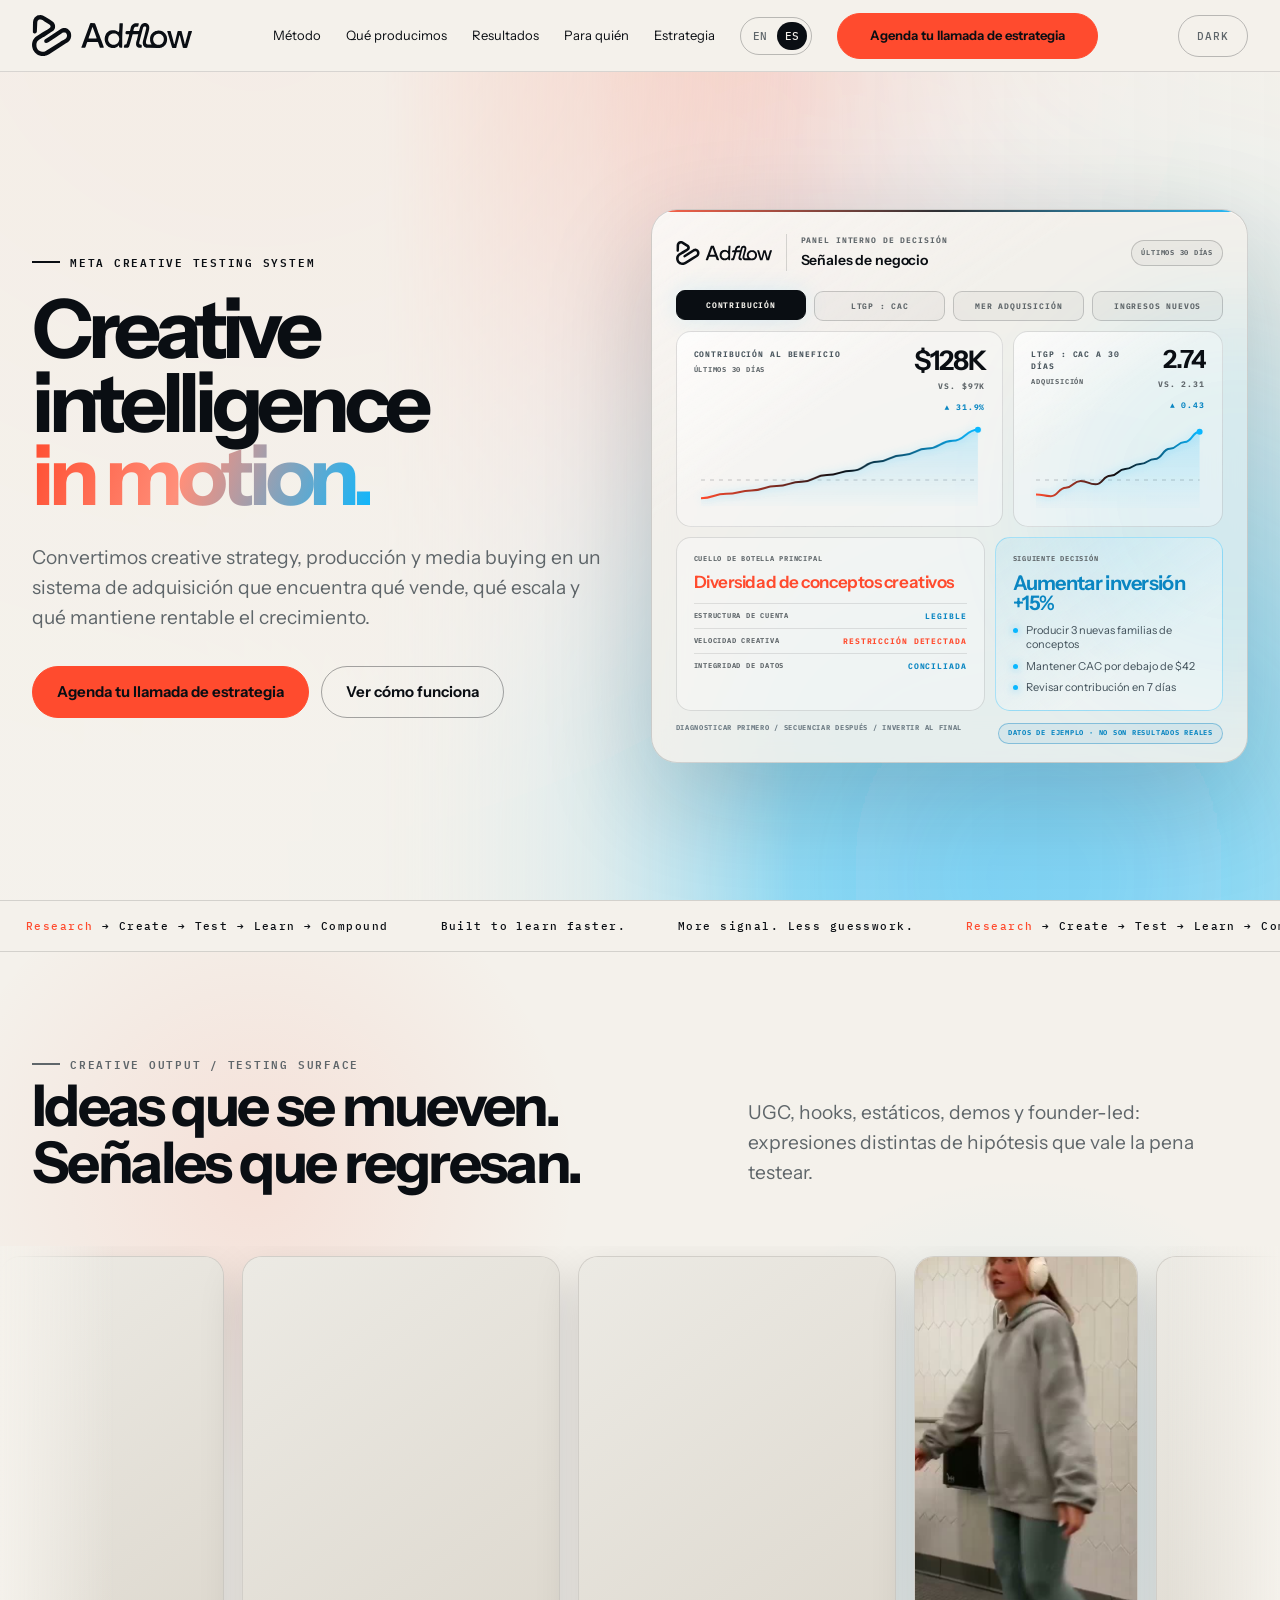
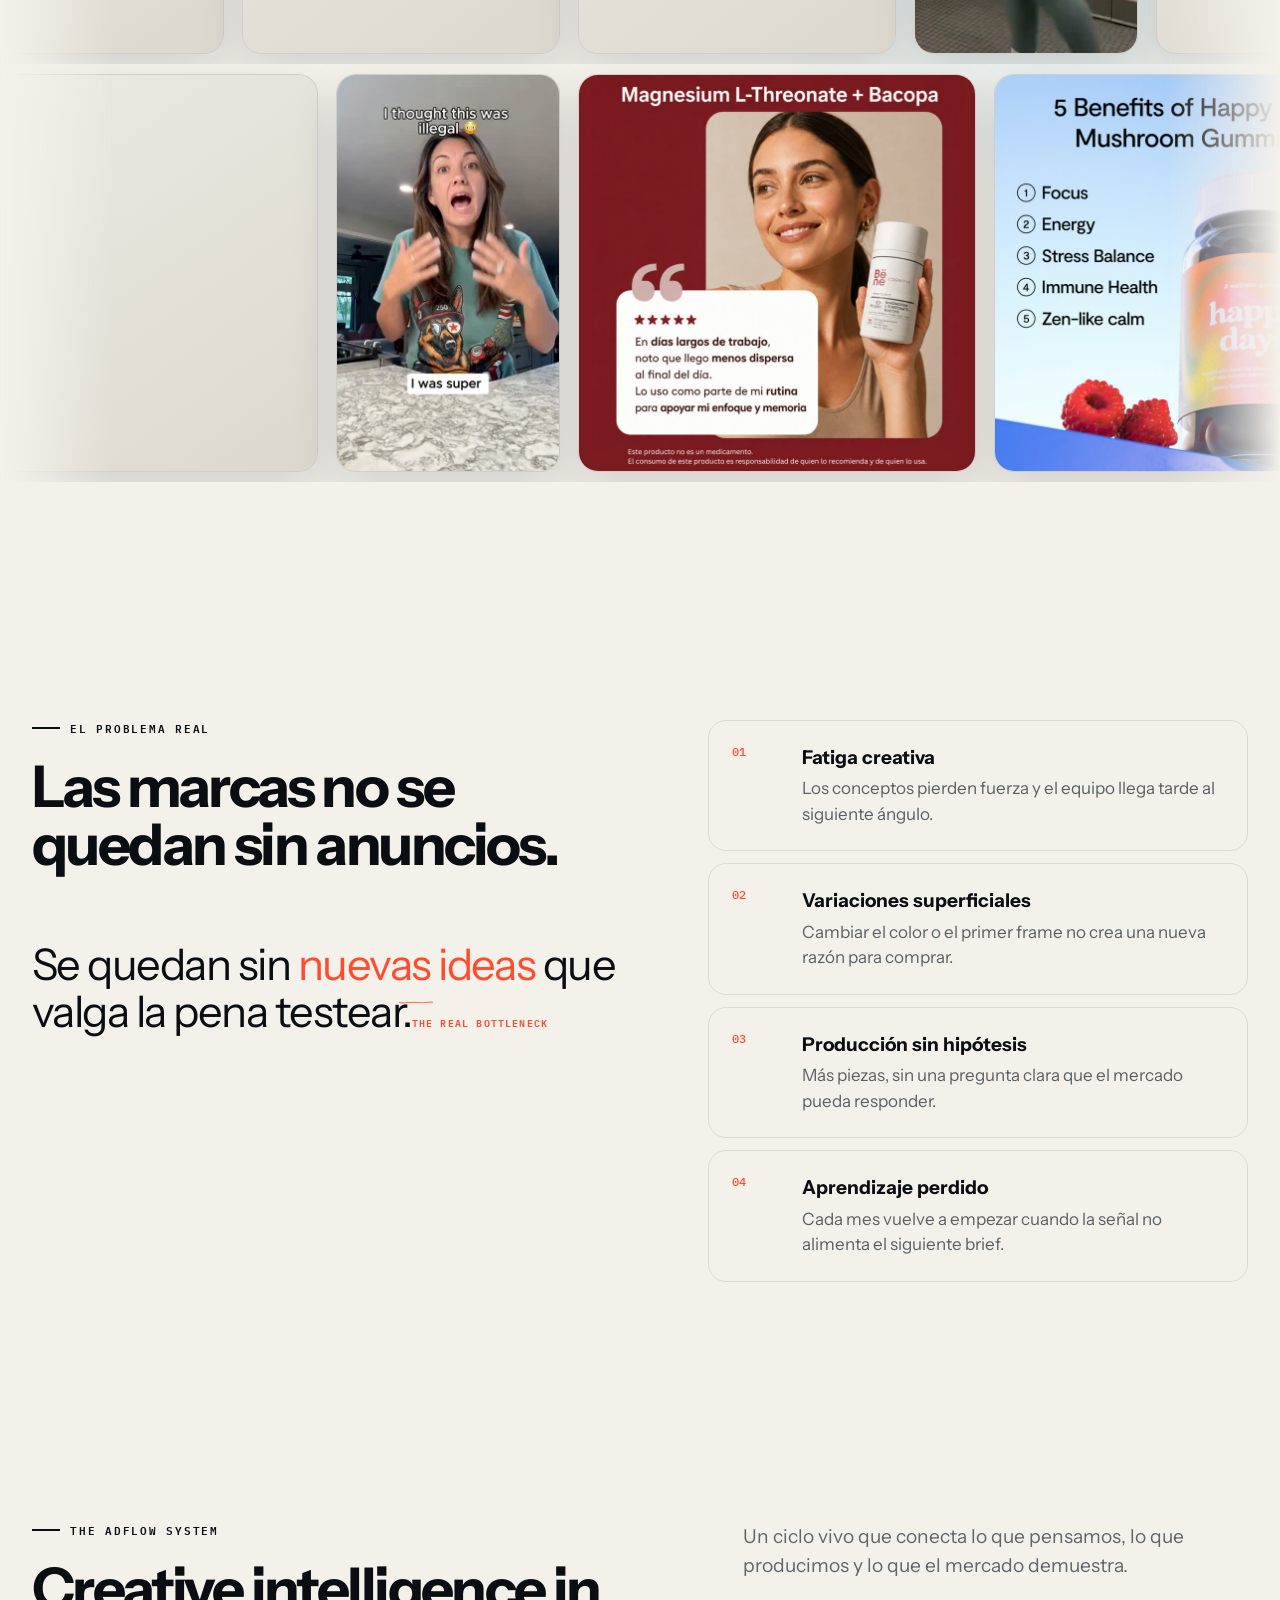
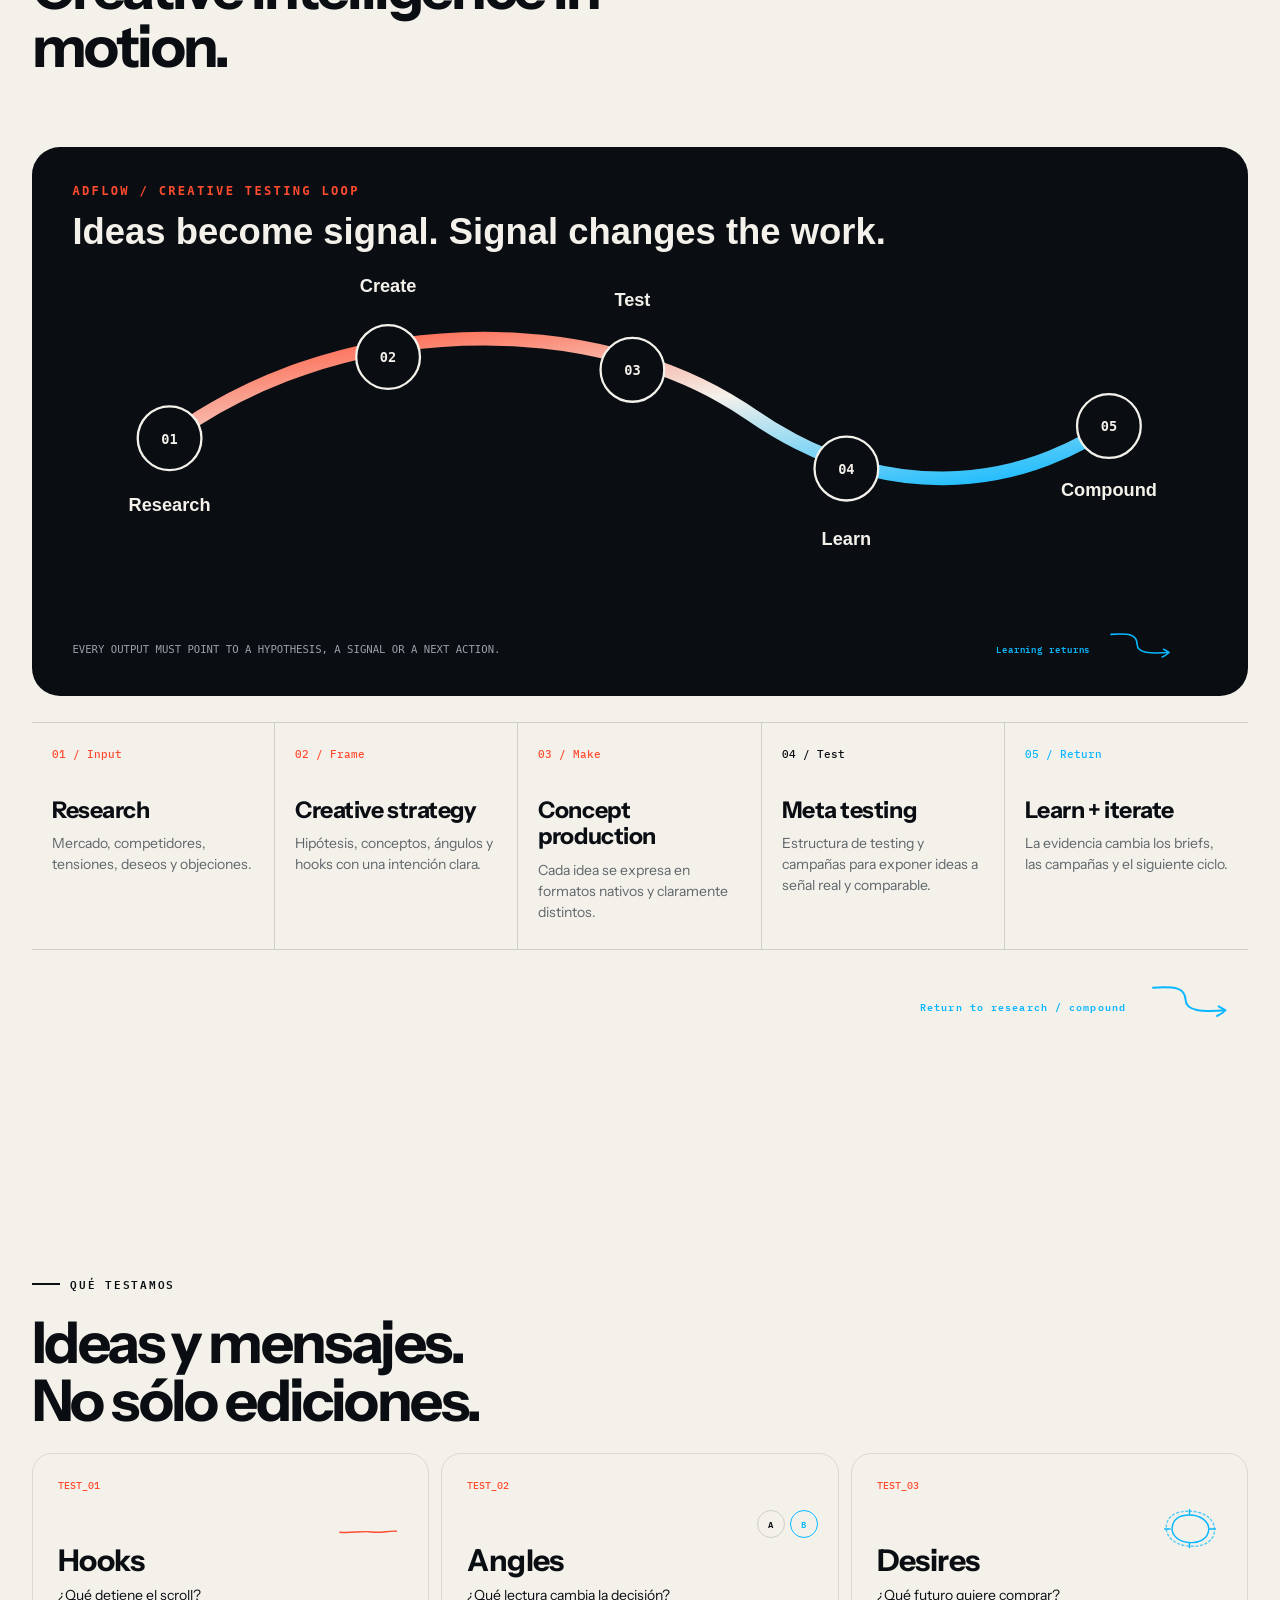
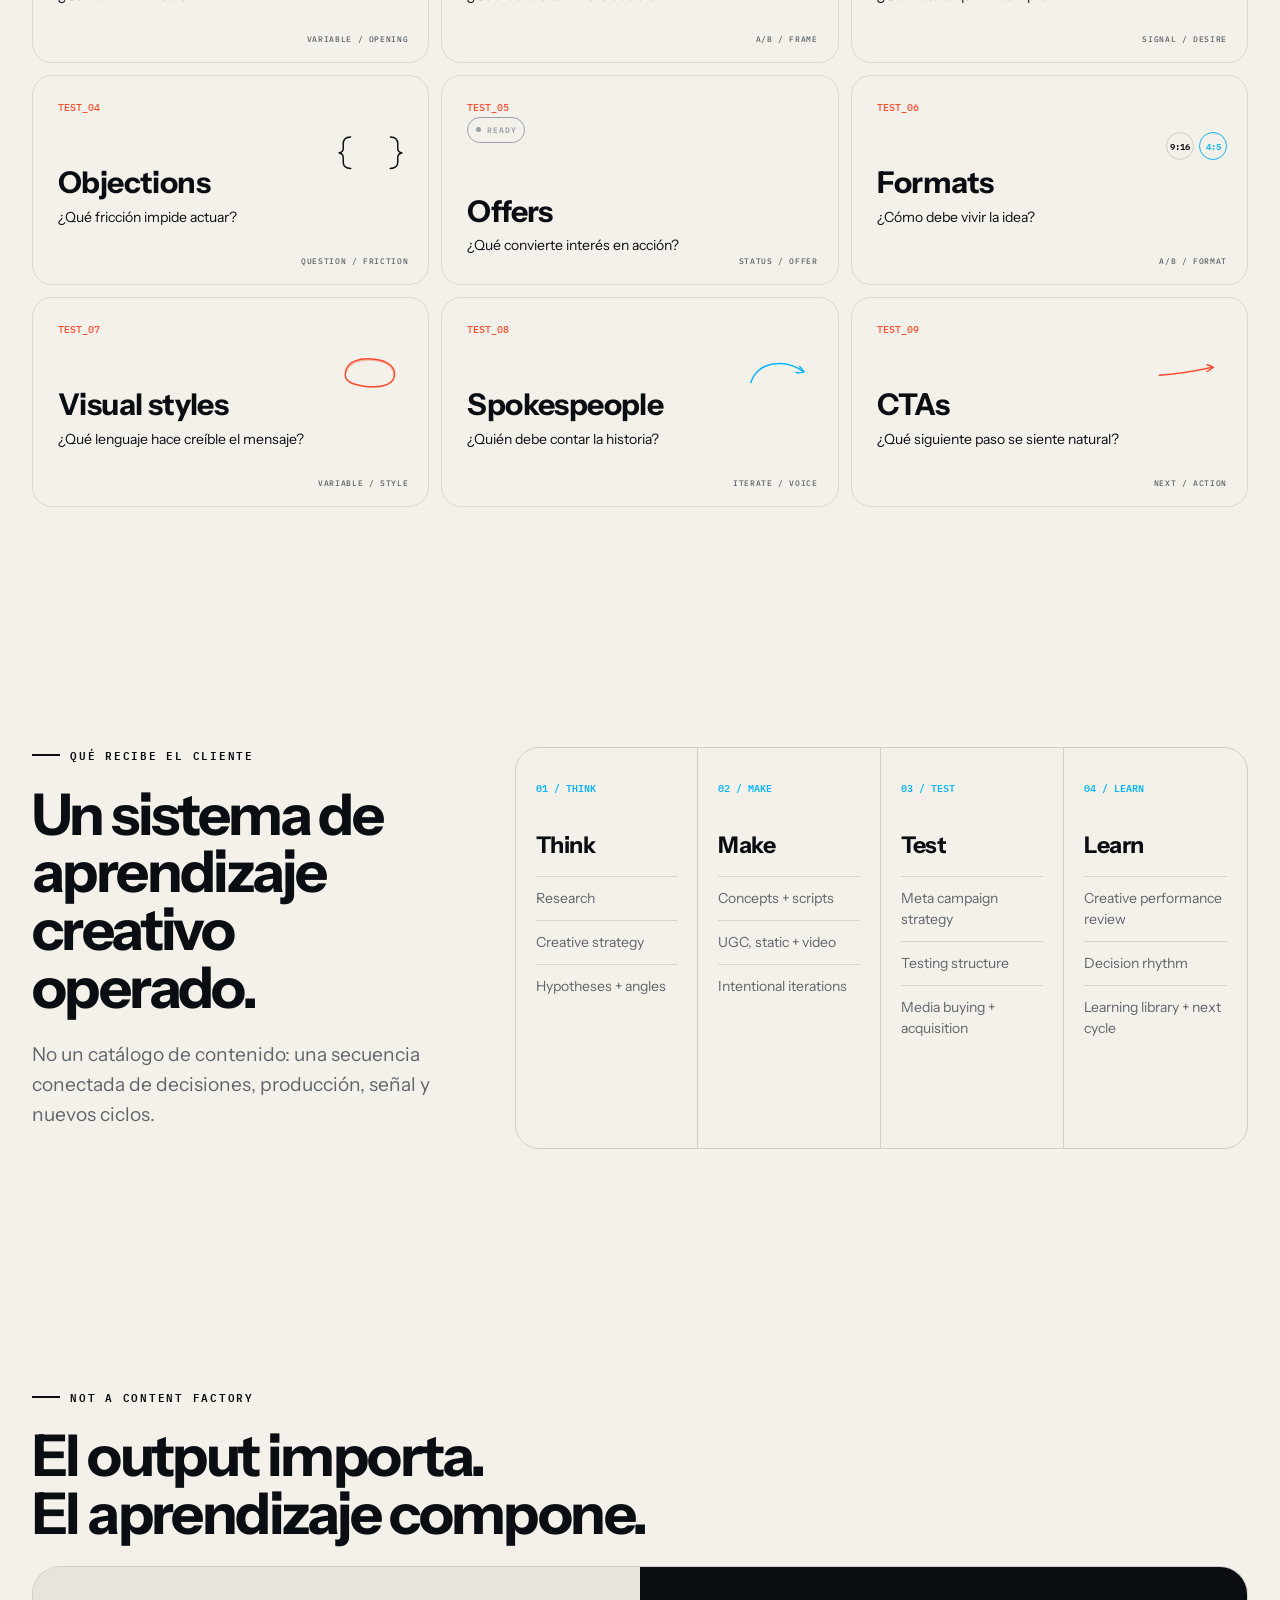
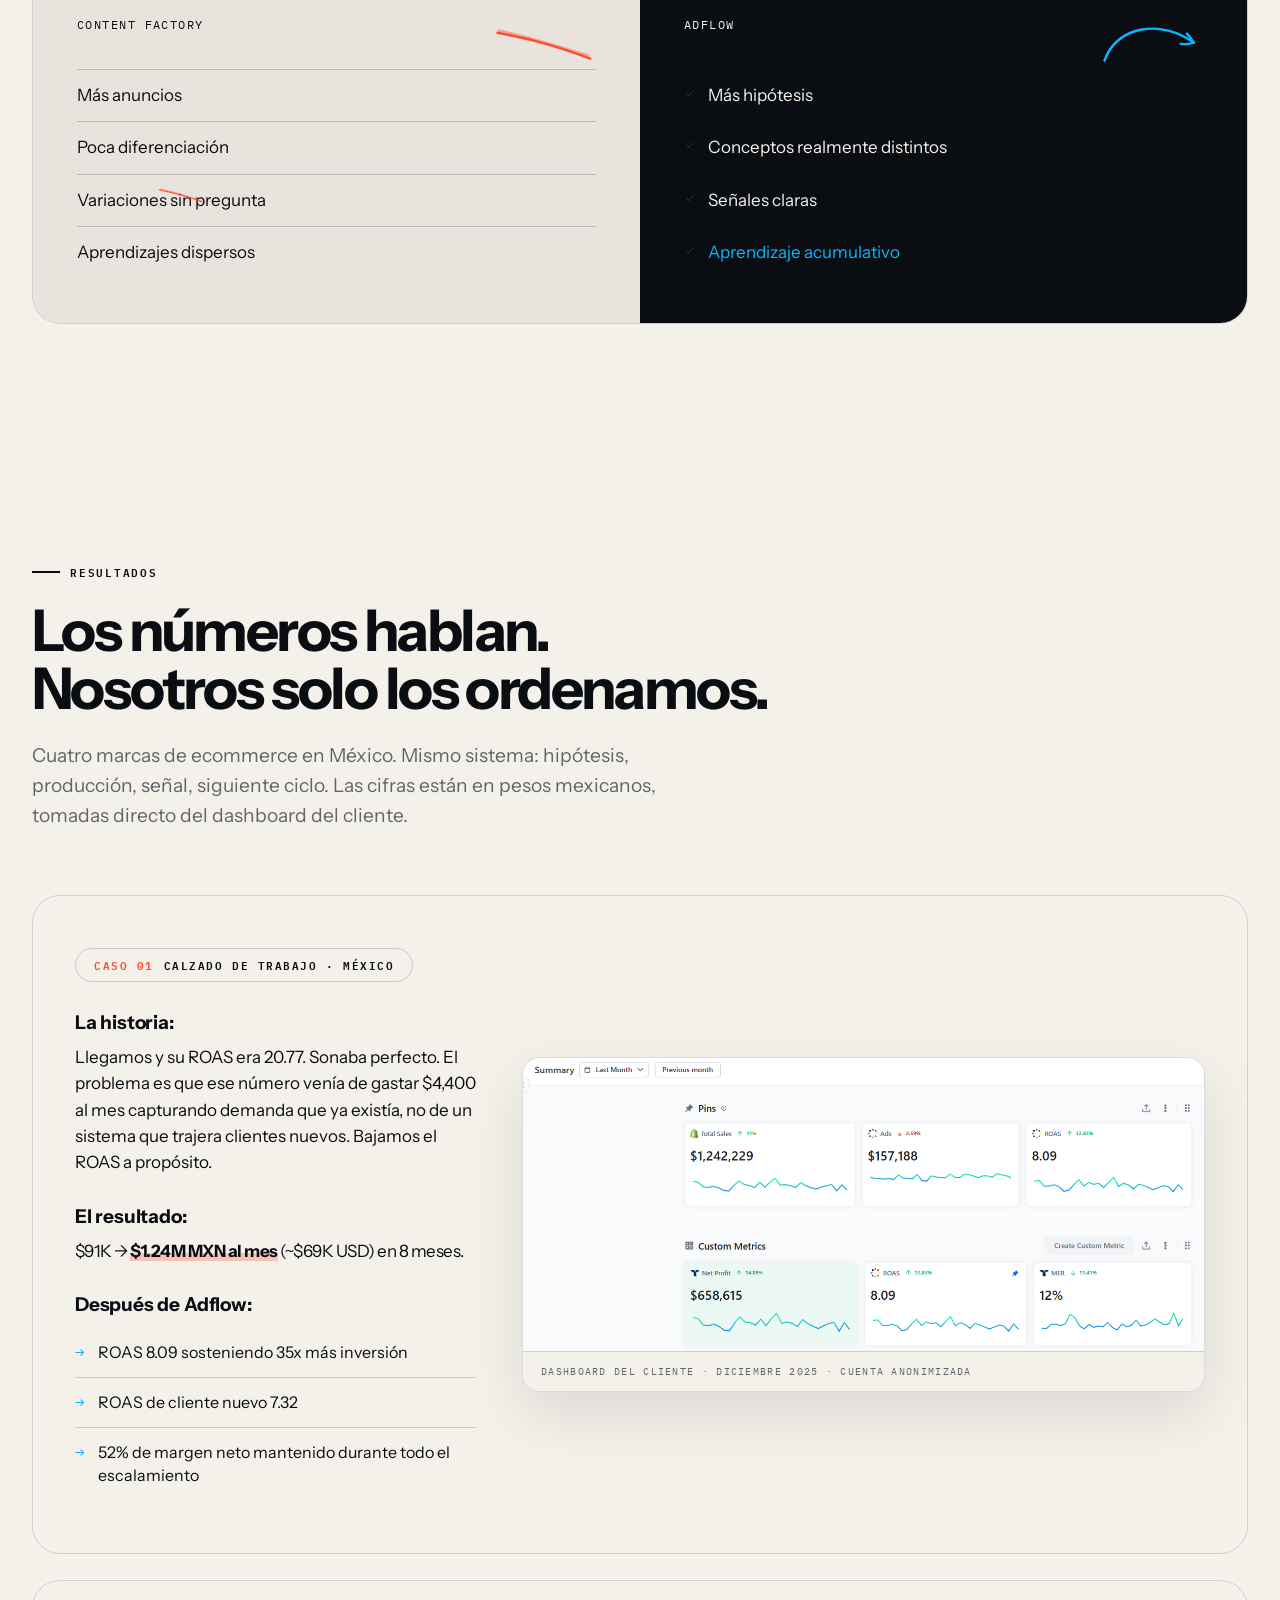
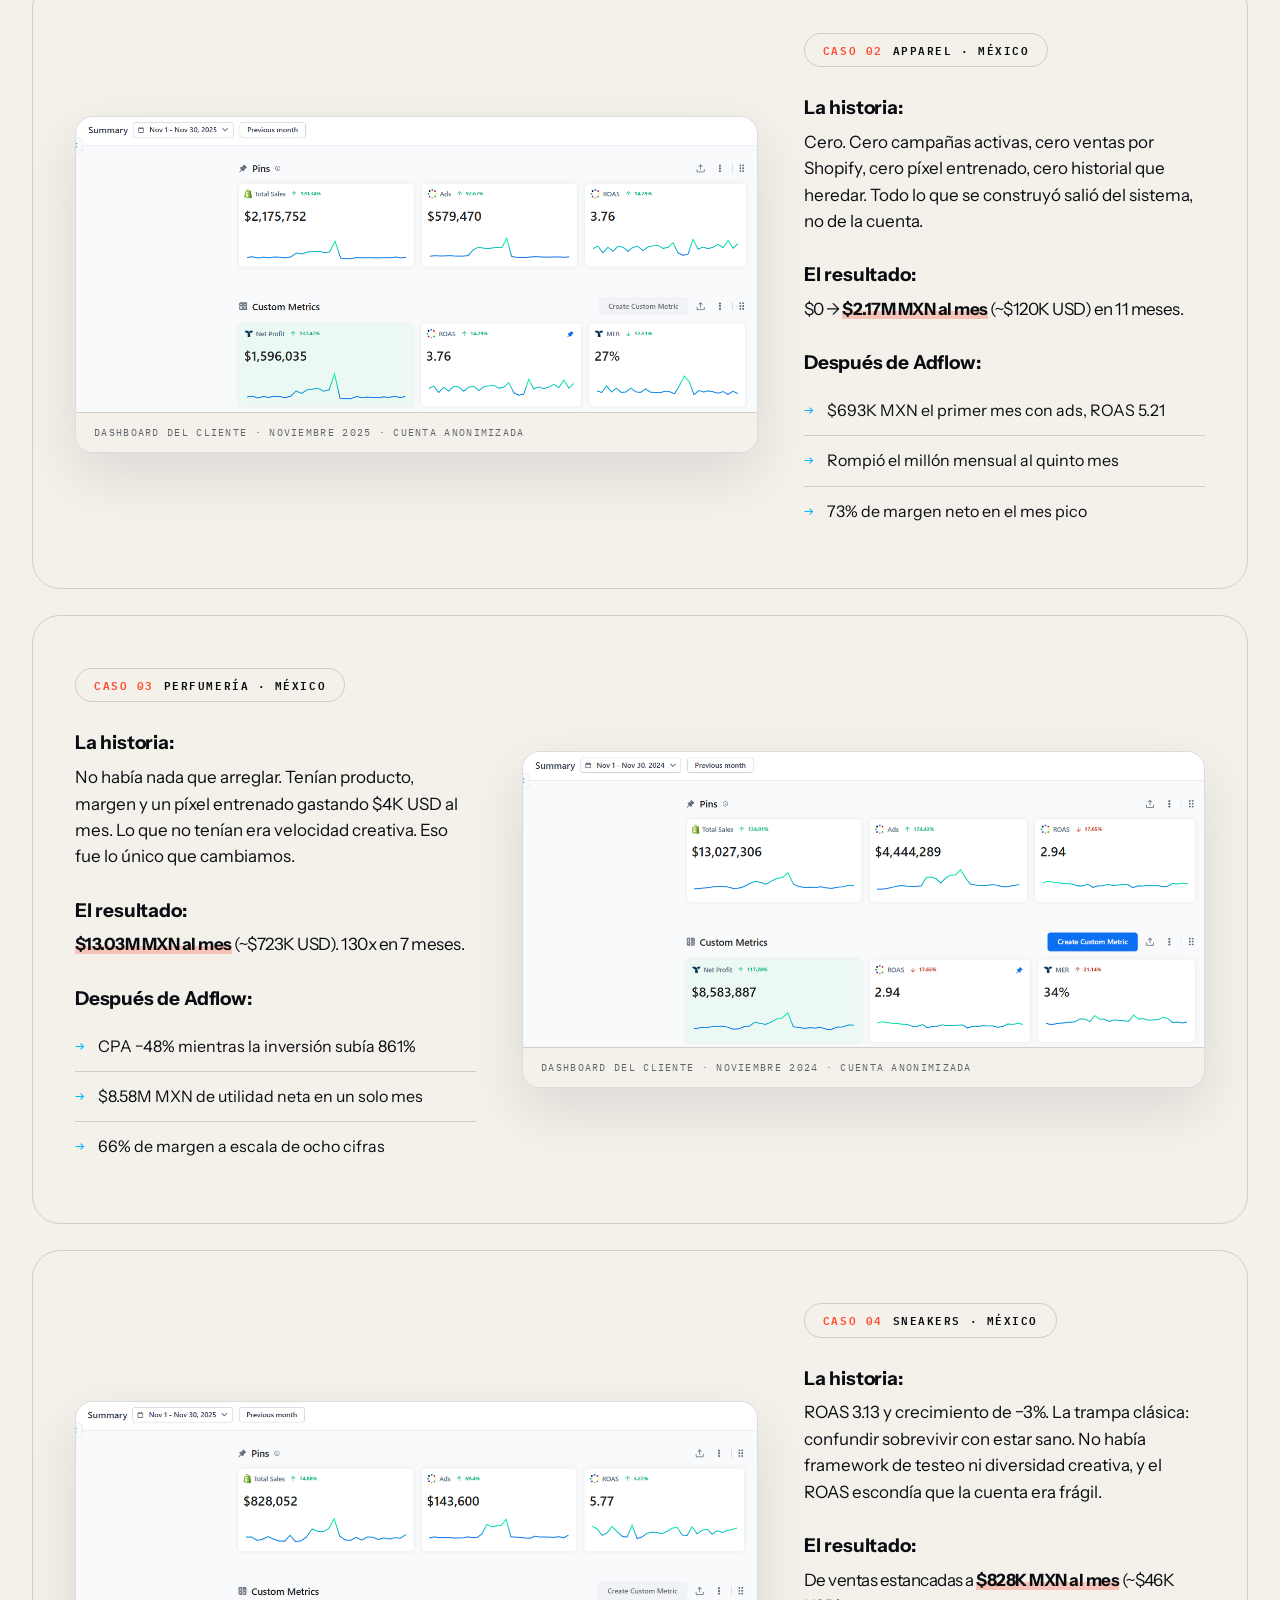
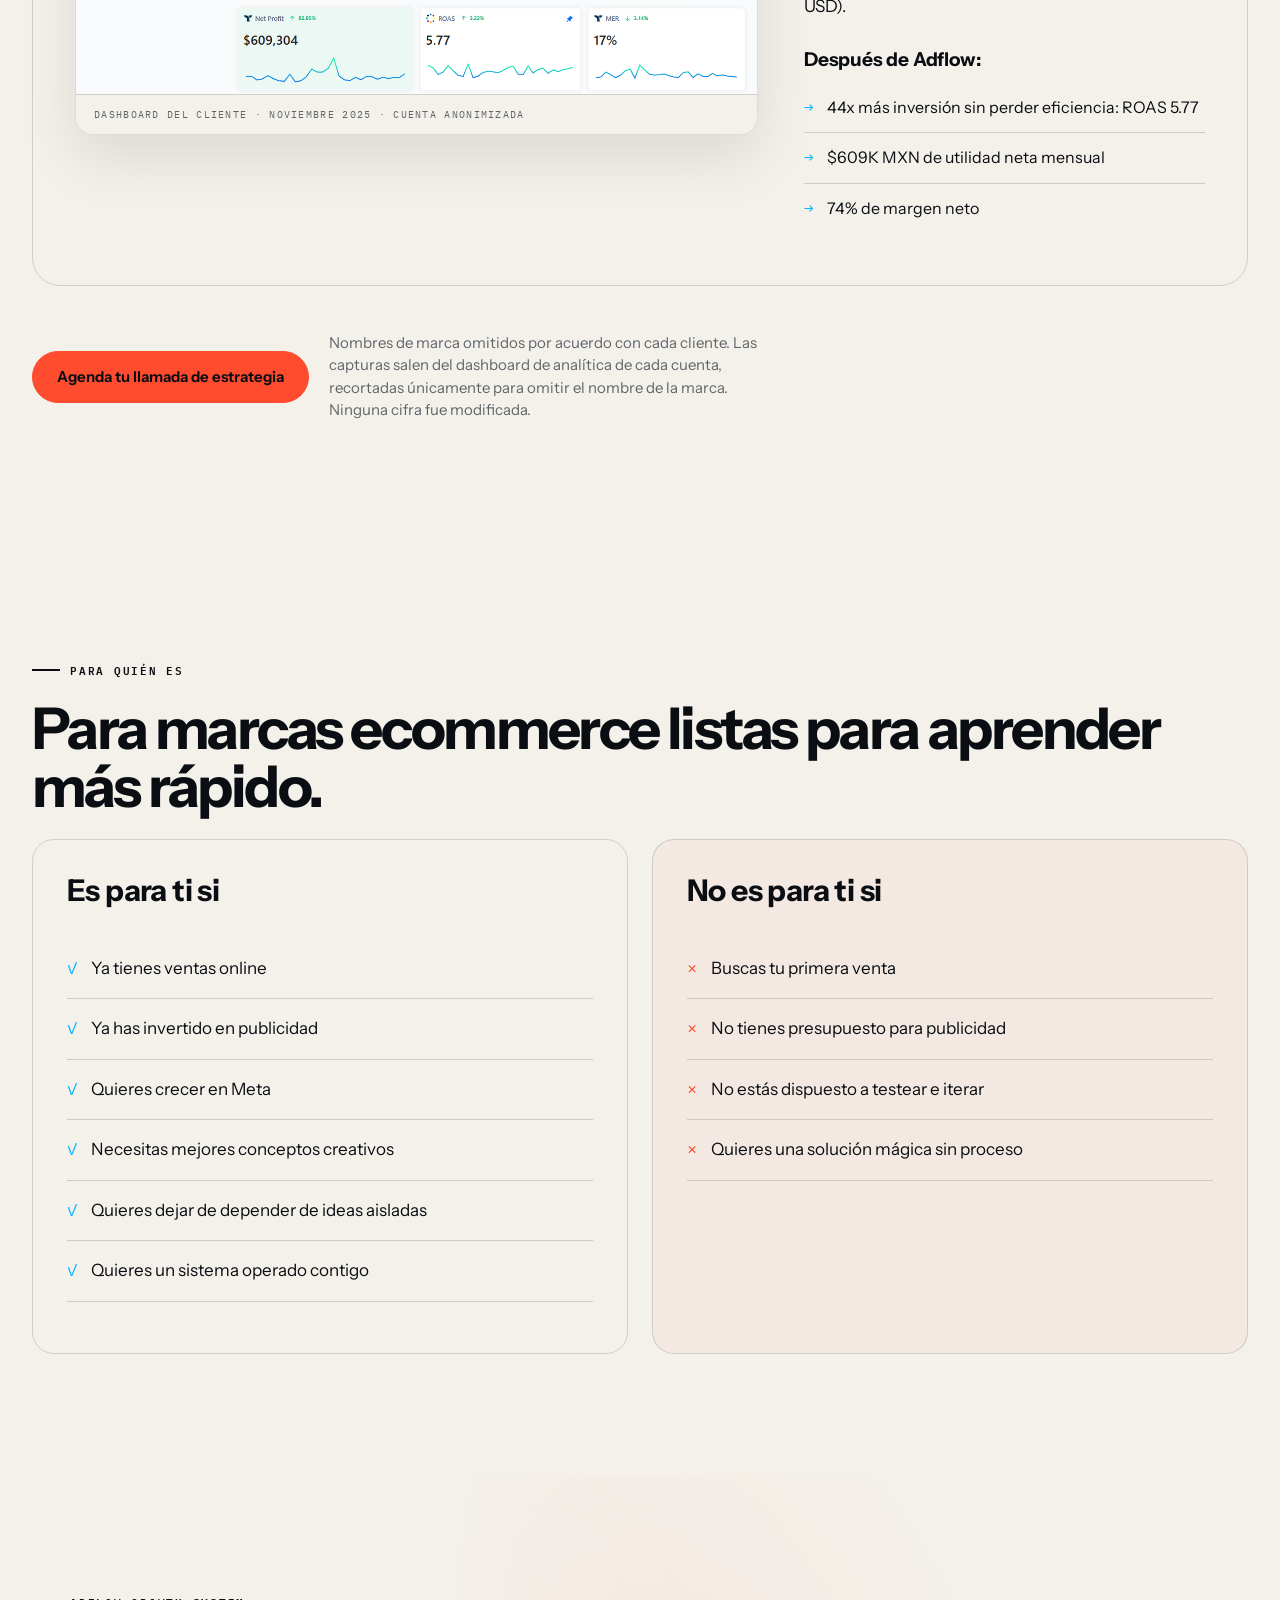
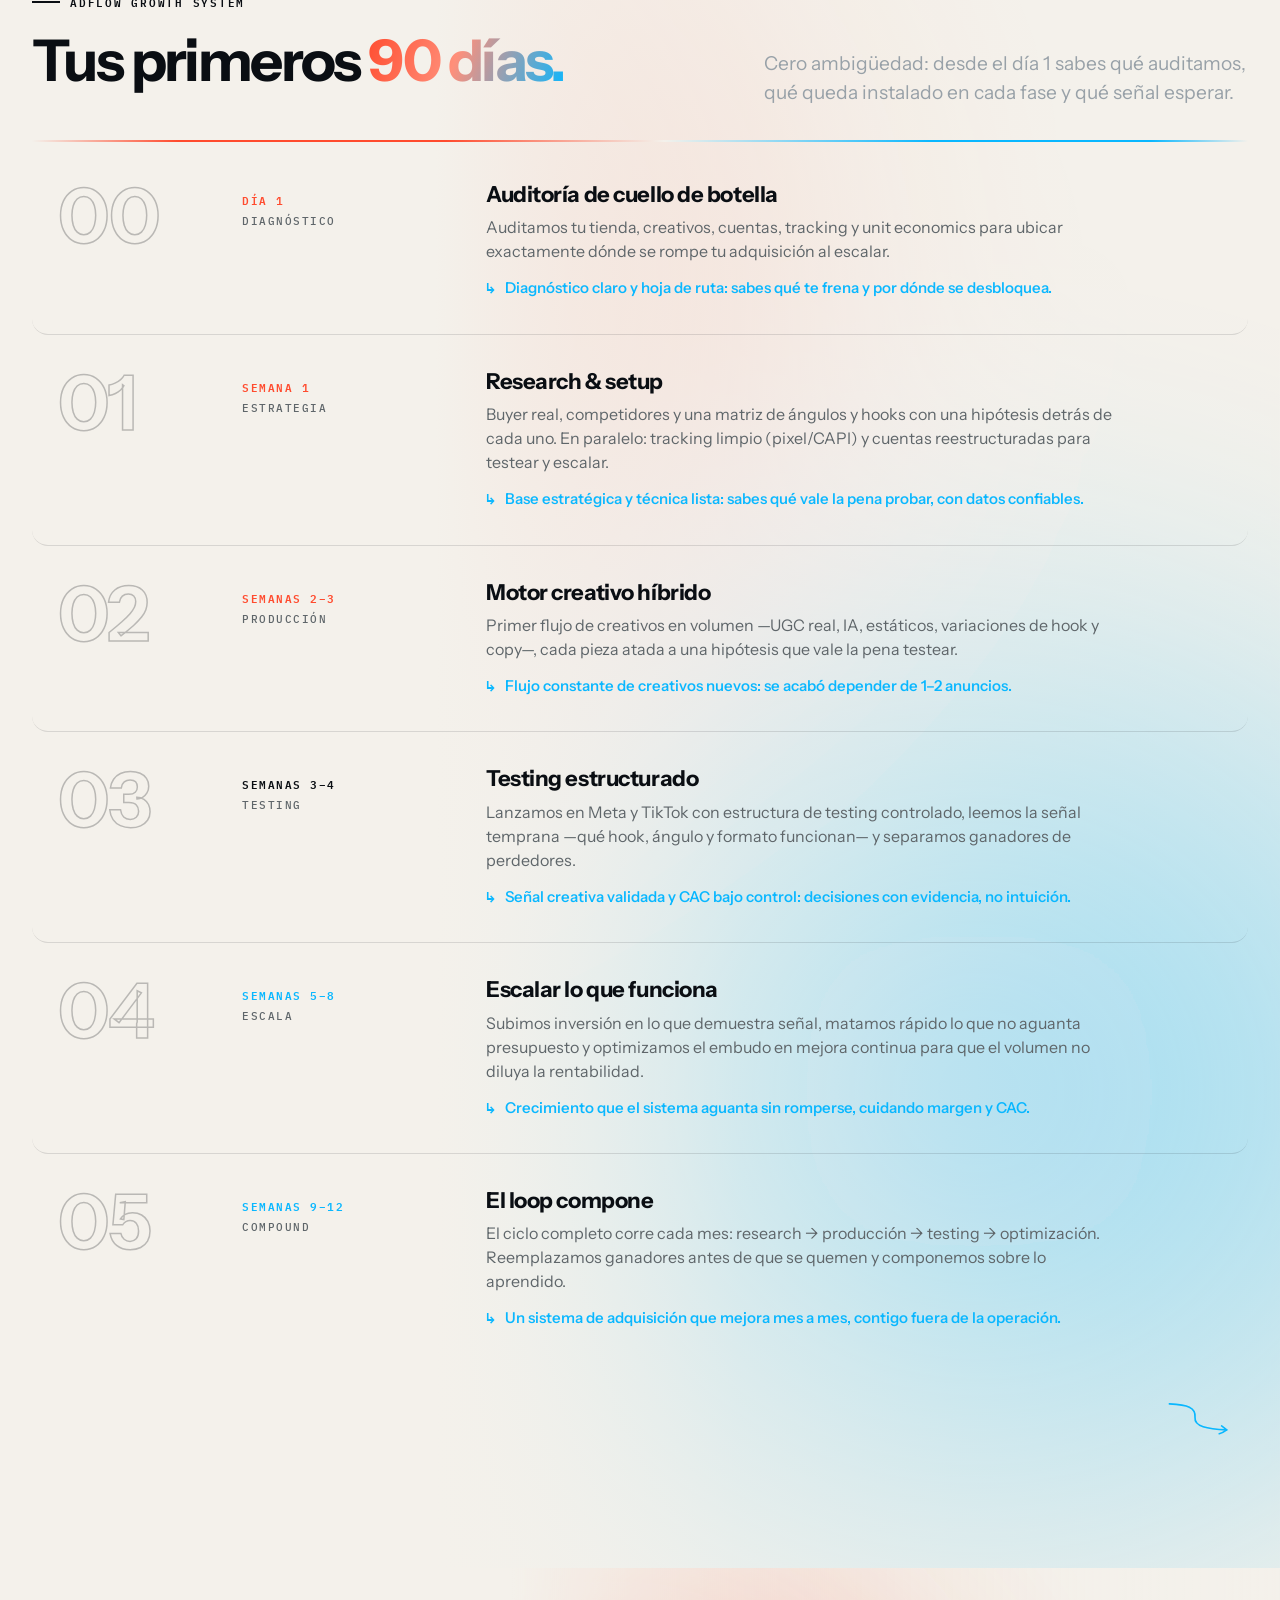
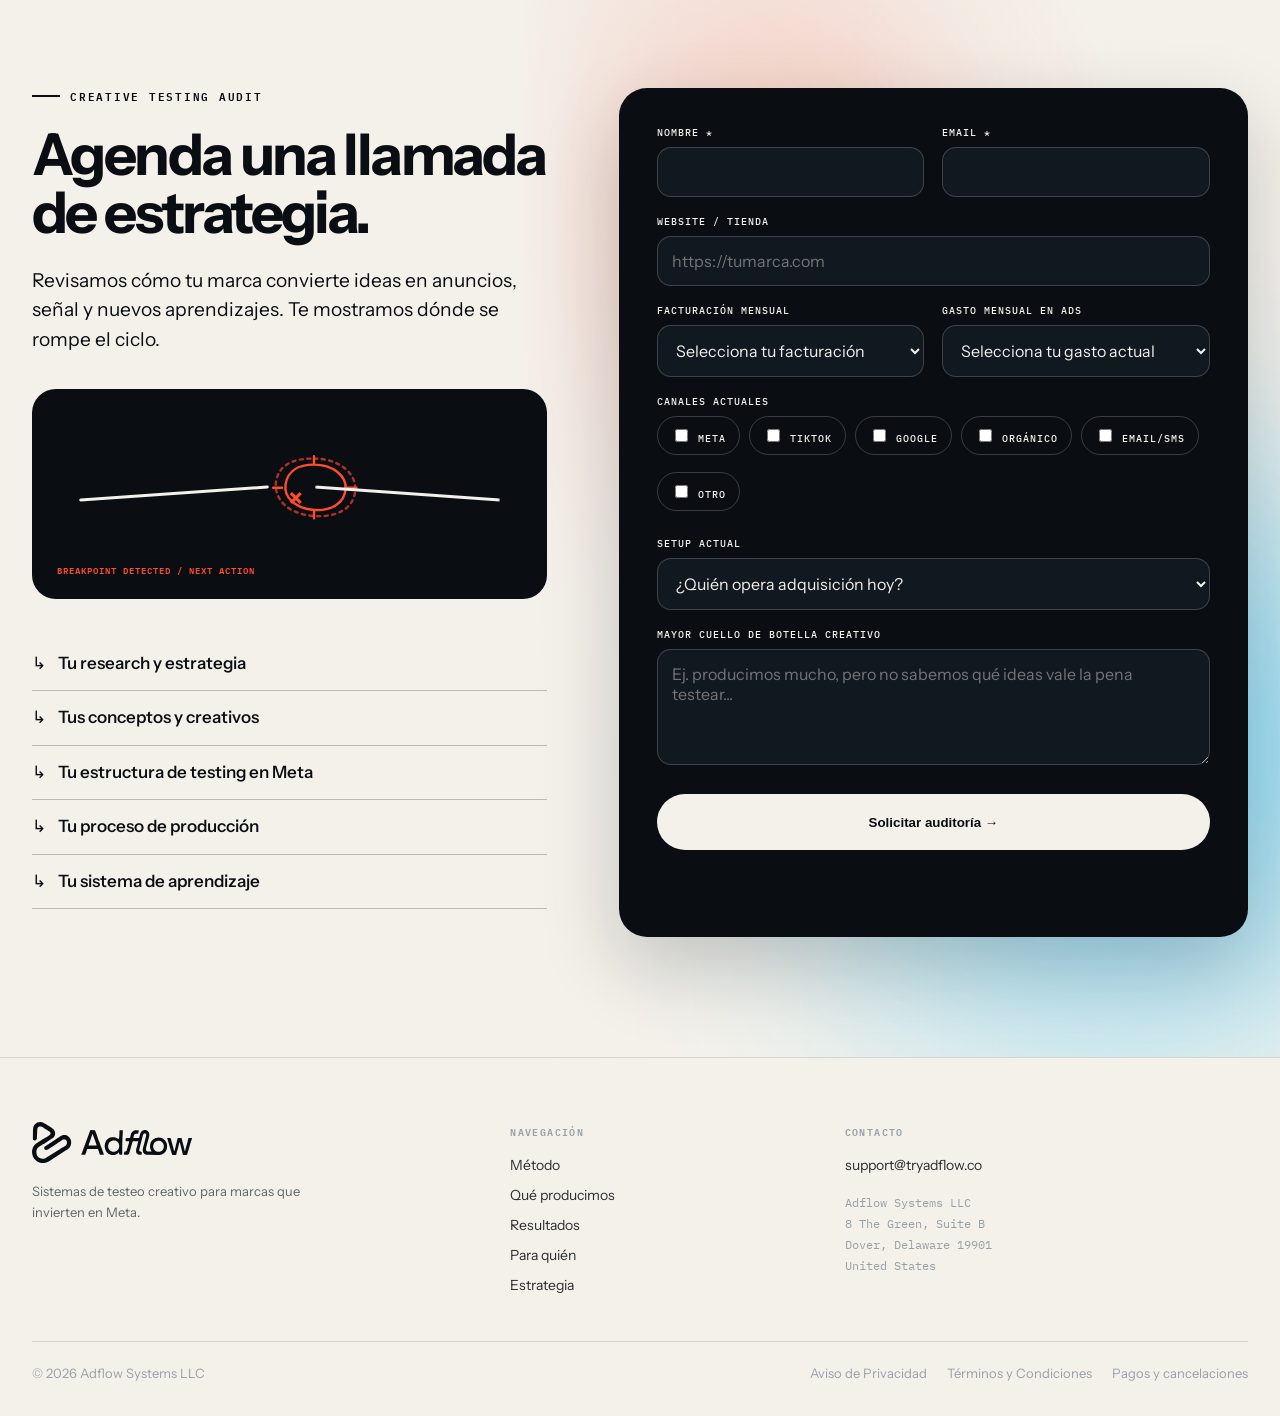
<file: index.html>
<!doctype html>
<html lang="es">
<head>
  <meta charset="utf-8">
  <meta name="viewport" content="width=device-width,initial-scale=1">
  <title>Adflow — Creative testing systems for Meta</title>
  <meta name="description" content="Adflow investiga, produce y testea conceptos creativos para convertir cada ciclo de Meta en señal y aprendizaje.">

  <!-- SEO & Social Meta -->
  <meta name="keywords" content="Meta Ads, creative testing, ecommerce, UGC, ad creative, creative strategy, hooks, performance creative">
  <link rel="canonical" href="https://www.tryadflow.co/">
  <meta property="og:title" content="Adflow — Creative testing systems for Meta">
  <meta property="og:description" content="Adflow investiga, produce y testea conceptos creativos para convertir cada ciclo de Meta en señal y aprendizaje.">
  <meta property="og:type" content="website">
  <meta property="og:url" content="https://www.tryadflow.co">
  <meta property="og:image" content="https://www.tryadflow.co/og-image.png">
  <meta name="twitter:card" content="summary_large_image">
  <meta name="twitter:title" content="Adflow — Creative testing systems for Meta">
  <meta name="twitter:description" content="Adflow investiga, produce y testea conceptos creativos para convertir cada ciclo de Meta en señal y aprendizaje.">
  <meta name="twitter:image" content="https://www.tryadflow.co/og-image.png">

  <link rel="preconnect" href="https://fonts.googleapis.com">
  <link rel="preconnect" href="https://fonts.gstatic.com" crossorigin>
  <link href="https://fonts.googleapis.com/css2?family=IBM+Plex+Mono:wght@400;500;600&family=Instrument+Sans:wght@400;500;600;700&display=swap" rel="stylesheet">
  <link rel="icon" href="assets/favicon.svg" type="image/svg+xml">
  <style>
    :root{--ink:#0a0e13;--ivory:#f4f1eb;--red:#ff4b2e;--blue:#09b7ff;--mint:#b7f0e2;--surface:#111820;--mist:#98a1a8;--line:rgba(10,14,19,.16);--max:1280px;--radius:28px;--sans:'Instrument Sans',Arial,sans-serif;--mono:'IBM Plex Mono',monospace}
    *{box-sizing:border-box}html{scroll-behavior:smooth}body{margin:0;background:var(--ivory);color:var(--ink);font-family:var(--sans);font-size:17px;line-height:1.5;overflow-x:hidden}img{display:block;max-width:100%}a{color:inherit}.wrap{width:min(var(--max),calc(100% - 64px));margin:auto}.mono{font-family:var(--mono);text-transform:uppercase;letter-spacing:.12em;font-size:12px}.eyebrow{display:flex;align-items:center;gap:10px;margin:0 0 22px;font-family:var(--mono);font-size:11px;font-weight:600;letter-spacing:.16em;text-transform:uppercase}.eyebrow:before{content:"";width:28px;height:2px;background:currentColor}h1,h2,h3,p{margin-top:0}h1{font-size:clamp(58px,7vw,108px);line-height:.9;letter-spacing:-.065em;max-width:760px;margin-bottom:30px}h2{font-size:clamp(40px,4.5vw,68px);line-height:1;letter-spacing:-.045em;margin-bottom:24px}h3{font-size:23px;line-height:1.15;letter-spacing:-.02em}.lead{font-size:clamp(18px,1.5vw,22px);line-height:1.55;max-width:680px}.muted{color:#5f666a}.dark{background:var(--ink);color:var(--ivory)}.dark .muted{color:var(--mist)}.section{padding:120px 0}.btn{display:inline-flex;align-items:center;justify-content:center;min-height:52px;padding:0 24px;border:1px solid var(--ink);border-radius:999px;font-size:15px;font-weight:650;text-decoration:none;transition:.25s;background:transparent}.btn.primary{background:var(--red);border-color:var(--red);color:var(--ink)}.btn.light{border-color:rgba(244,241,235,.35);color:var(--ivory)}.btn:hover{transform:translateY(-3px);box-shadow:0 12px 30px rgba(0,0,0,.18)}.btn:focus-visible,a:focus-visible,input:focus-visible,select:focus-visible,textarea:focus-visible{outline:3px solid var(--blue);outline-offset:3px}
    nav{position:sticky;top:0;z-index:20;height:76px;background:rgba(10,14,19,.94);backdrop-filter:blur(14px);border-bottom:1px solid rgba(244,241,235,.12);color:var(--ivory)}nav .wrap{height:100%;display:flex;align-items:center;justify-content:space-between;gap:28px}.brand img{width:160px}.navlinks{display:flex;align-items:center;gap:25px}.navlinks a{font-size:13px;text-decoration:none}.langs{display:flex;gap:2px;border:1px solid rgba(244,241,235,.25);padding:3px}.lang{border:0;background:transparent;color:var(--mist);font:500 11px var(--mono);padding:7px 8px;cursor:pointer}.lang.active{background:var(--ivory);color:var(--ink)}.menu{display:none;background:none;border:0;color:var(--ivory);font:500 12px var(--mono)}
    .hero{position:relative;min-height:calc(100vh - 76px);padding:94px 0 72px;overflow:hidden}.hero:before{content:"";position:absolute;inset:0;background:linear-gradient(90deg,var(--ink) 0 41%,transparent 61%),url('assets/signal-field-dark.svg') 76% 42%/78% 112% no-repeat;opacity:.94}.hero:after{content:"";position:absolute;left:53%;top:18%;width:47%;height:64%;background:repeating-linear-gradient(174deg,transparent 0 13px,rgba(244,241,235,.07) 14px,transparent 15px 25px);clip-path:polygon(0 49%,100% 0,100% 100%);filter:blur(.2px);opacity:.7;animation:currentShift 9s ease-in-out infinite alternate}.hero-grid{position:relative;z-index:2;display:grid;grid-template-columns:.92fr 1.08fr;gap:38px;align-items:center}.hero-copy{position:relative;z-index:2}.hero h1{font-size:clamp(70px,7vw,108px);max-width:720px}.hero h1 span{color:var(--ivory)}.hero-copy .lead{max-width:590px}.actions{display:flex;gap:12px;flex-wrap:wrap;margin-top:34px}.hero-visual{position:relative;min-height:590px}.signal-core{position:absolute;left:49%;top:45%;width:24px;height:24px;border-radius:50%;background:var(--ivory);box-shadow:0 0 16px 5px var(--ivory),-20px 0 50px 22px var(--red),20px 0 55px 24px var(--blue);animation:signalPulse 4s ease-in-out infinite}.signal-axis{position:absolute;left:10%;right:3%;top:calc(45% + 11px);height:1px;background:linear-gradient(90deg,transparent,var(--red),var(--ivory),var(--blue),transparent)}.signal-copy{position:absolute;left:8%;right:0;bottom:38px;display:grid;grid-template-columns:repeat(3,1fr);gap:16px}.signal-copy div{padding-top:13px;border-top:1px solid rgba(244,241,235,.28)}.signal-copy span{display:block;color:var(--mist);font:500 9px var(--mono);letter-spacing:.11em;text-transform:uppercase}.signal-copy b{display:block;margin-top:8px;font-size:14px;font-weight:500}.hero-mark{position:absolute;right:4%;top:9%;width:50px;opacity:.84;animation:markFloat 6s ease-in-out infinite}@keyframes signalPulse{50%{transform:scale(1.18) translateX(8px);filter:brightness(1.15)}}@keyframes currentShift{to{transform:translate3d(2%,-1.5%,0) scale(1.025);opacity:.9}}@keyframes markFloat{50%{transform:translateY(-10px) rotate(3deg)}}
    .system-ticker{border-top:1px solid rgba(244,241,235,.14);border-bottom:1px solid rgba(244,241,235,.14);overflow:hidden}.system-ticker .ticker-track{display:flex;white-space:nowrap;width:max-content;animation:ticker 24s linear infinite}.system-ticker span{padding:18px 26px;font:500 11px var(--mono);letter-spacing:.13em}.system-ticker i{color:var(--red);font-style:normal}@keyframes ticker{to{transform:translateX(-50%)}}
    .creative-stream{position:relative;padding:96px 0 110px;background:var(--ink);color:var(--ivory);overflow:hidden}.creative-stream:before{content:"";position:absolute;inset:-20% 0 20%;background:radial-gradient(circle at 17% 38%,rgba(255,75,46,.12),transparent 28%),radial-gradient(circle at 78% 62%,rgba(9,183,255,.11),transparent 28%);pointer-events:none}.stream-head{position:relative;z-index:2;display:flex;align-items:end;justify-content:space-between;gap:50px;margin-bottom:46px}.stream-head h2{max-width:670px;margin-bottom:0}.stream-head p{max-width:500px;margin-bottom:4px;color:var(--mist)}.marquee-row{position:relative;width:100%;overflow:hidden;padding:9px 0}.marquee-row:before,.marquee-row:after{content:"";position:absolute;z-index:4;top:0;bottom:0;width:clamp(64px,9vw,190px);pointer-events:none}.marquee-row:before{left:0;background:linear-gradient(90deg,var(--ink),transparent)}.marquee-row:after{right:0;background:linear-gradient(-90deg,var(--ink),transparent)}.creative-track{display:flex;width:max-content;will-change:transform}.creative-track.left{animation:streamLeft 42s linear infinite}.creative-track.right{animation:streamRight 46s linear infinite}.marquee-row:hover .creative-track{animation-play-state:paused}.creative-group{display:flex;gap:16px;padding-right:16px;flex:none}.creative-tile{position:relative;flex:0 0 250px;aspect-ratio:4/5;overflow:hidden;border-radius:26px;padding:20px;color:var(--ivory);background:radial-gradient(circle at 28% 22%,rgba(255,75,46,.28),transparent 35%),linear-gradient(145deg,#192028,#0d1218);box-shadow:0 18px 55px rgba(0,0,0,.24);transform:translateZ(0)}.creative-tile:nth-child(2n){background:radial-gradient(circle at 72% 74%,rgba(9,183,255,.28),transparent 38%),linear-gradient(145deg,#181d23,#0b1015)}.creative-tile:nth-child(3n){background:radial-gradient(circle at 50% 30%,rgba(183,240,226,.17),transparent 34%),linear-gradient(150deg,#14231f,#0a1110)}.creative-tile:nth-child(4n){background:radial-gradient(circle at 34% 68%,rgba(255,75,46,.22),transparent 36%),linear-gradient(145deg,#27171c,#0c1015)}.creative-tile .format{display:inline-flex;padding:7px 11px;border-radius:999px;background:var(--ivory);color:var(--ink);font:600 9px var(--mono);letter-spacing:.1em;text-transform:uppercase}.creative-tile h3{position:absolute;z-index:2;left:20px;right:20px;bottom:20px;margin:0;font-size:26px}.creative-tile .orb{position:absolute;width:120px;height:120px;border-radius:50%;right:-18px;top:34%;background:linear-gradient(135deg,var(--red),var(--ivory) 48%,var(--blue));filter:blur(.2px);opacity:.85;transition:.4s}.creative-tile:hover .orb{transform:scale(1.18) rotate(18deg)}.creative-tile .bottle{position:absolute;left:38%;top:29%;width:65px;height:145px;border-radius:22px 22px 28px 28px;background:linear-gradient(135deg,rgba(244,241,235,.9),rgba(244,241,235,.14));box-shadow:0 20px 32px rgba(0,0,0,.3);transform:rotate(-10deg)}.creative-tile .bottle:before{content:"";position:absolute;left:19px;right:19px;top:-15px;height:22px;border-radius:8px 8px 3px 3px;background:var(--ivory)}.creative-tile .hookline{position:absolute;left:24px;right:24px;top:42%;height:2px;background:linear-gradient(90deg,var(--red),var(--ivory),var(--blue));transform:rotate(-8deg);box-shadow:0 0 22px var(--blue)}@keyframes streamLeft{from{transform:translateX(0)}to{transform:translateX(-50%)}}@keyframes streamRight{from{transform:translateX(-50%)}to{transform:translateX(0)}}
    .problem-grid{display:grid;grid-template-columns:1.05fr .95fr;gap:80px}.problem-list{display:grid;gap:12px}.problem-row{display:grid;grid-template-columns:52px 1fr;gap:18px;padding:23px;border-radius:22px;background:rgba(10,14,19,.045)}.problem-row .num{font:500 12px var(--mono);color:var(--red)}.problem-row b{display:block;font-size:19px;margin-bottom:4px}.problem-row p{margin:0;color:#596166}.statement{margin-top:60px;padding:36px;border-radius:var(--radius);background:var(--ink);color:var(--ivory);font-size:clamp(28px,3.4vw,50px);line-height:1.08;letter-spacing:-.035em}.statement em{color:var(--red);font-style:normal}
    .method-head{display:grid;grid-template-columns:1fr .8fr;gap:80px;margin-bottom:62px}.motion-strip{position:relative;display:grid;grid-template-columns:repeat(4,1fr);align-items:center;min-height:250px;border-top:1px solid rgba(244,241,235,.2);border-bottom:1px solid rgba(244,241,235,.2);overflow:hidden}.motion-strip:before{content:"";position:absolute;left:10%;right:10%;top:50%;height:1px;background:linear-gradient(90deg,var(--red),var(--ivory),var(--blue))}.motion-state{position:relative;z-index:2;text-align:center}.motion-state img{width:96px;margin:auto;filter:blur(8px);opacity:.5;transform:rotate(-28deg)}.motion-state:nth-child(2) img{filter:blur(4px);opacity:.65;transform:rotate(-12deg)}.motion-state:nth-child(3) img{filter:blur(1px);opacity:.85;transform:rotate(0)}.motion-state:nth-child(4) img{filter:none;opacity:1;transform:none}.motion-state span{display:block;margin-top:24px;color:var(--mist);font:500 9px var(--mono);letter-spacing:.1em;text-transform:uppercase}.loop{display:grid;grid-template-columns:repeat(5,1fr);gap:0;margin-top:52px}.step{position:relative;padding:0 24px 0 0}.step-num{font:500 11px var(--mono);color:var(--red);padding-bottom:14px;border-bottom:1px solid rgba(244,241,235,.24)}.step:nth-child(4) .step-num,.step:nth-child(5) .step-num{color:var(--blue)}.step h3{color:var(--ivory);margin:22px 0 12px}.step p{color:var(--mist);font-size:14px}.compound{margin-top:48px;display:flex;justify-content:flex-end;align-items:center;gap:16px;color:var(--blue);font:500 12px var(--mono);text-transform:uppercase;letter-spacing:.1em}.compound img{width:54px}
    .testing-grid{display:grid;grid-template-columns:repeat(3,1fr);gap:14px}.test-cell{position:relative;min-height:180px;padding:25px;border-radius:24px;background:rgba(10,14,19,.045);transition:.25s}.test-cell:after{content:"";position:absolute;width:44px;height:25px;border:2px solid transparent;border-radius:50%;right:22px;top:20px;transform:rotate(-12deg)}.test-cell:nth-child(3n+1):hover:after{border-color:var(--red)}.test-cell:nth-child(3n+2):hover:after{border-color:var(--blue)}.test-cell:hover{background:var(--ink);color:var(--ivory);transform:translateY(-4px)}.test-cell .id{font:500 10px var(--mono);color:var(--red)}.test-cell h3{font-size:30px;margin:44px 0 6px}.test-cell p{font-size:14px;margin:0}.deliverables{display:grid;grid-template-columns:.8fr 1.2fr;gap:90px}.delivery-list{display:grid;gap:10px}.delivery{display:flex;gap:24px;padding:19px 22px;border-radius:18px;background:rgba(244,241,235,.055)}.delivery span{font:500 11px var(--mono);color:var(--blue)}.delivery b{font-size:19px}.compare{display:grid;grid-template-columns:1fr 1fr;border-radius:var(--radius);overflow:hidden;box-shadow:0 20px 60px rgba(10,14,19,.1)}.compare>div{padding:44px}.compare .factory{background:#e6e2da}.compare .adflow{background:linear-gradient(135deg,var(--red),var(--ivory) 54%,var(--blue))}.compare ul{padding:0;list-style:none;margin:32px 0 0}.compare li{padding:13px 0;border-top:1px solid rgba(10,14,19,.2)}
    .fit{display:grid;grid-template-columns:1fr 1fr;gap:24px}.fit-card{padding:34px;border-radius:var(--radius);background:rgba(10,14,19,.05)}.fit-card.no{background:rgba(255,75,46,.09)}.fit-card h3{font-size:30px}.fit-card ul{padding:0;list-style:none}.fit-card li{padding:17px 0;border-bottom:1px solid var(--line);display:flex;gap:14px}.fit-card li:before{content:"→"}.fit-card.no li:before{content:"×";color:var(--red)}
    .audit{position:relative;background:var(--ivory);color:var(--ink);overflow:hidden}.audit:before{content:"";position:absolute;inset:0 0 0 50%;background:url('assets/signal-field-dark.svg') center/cover no-repeat;opacity:.22}.audit-grid{position:relative;display:grid;grid-template-columns:.82fr 1.18fr;gap:90px}.audit-points{margin:38px 0 0;padding:0;list-style:none}.audit-points li{padding:14px 0;border-bottom:1px solid rgba(10,14,19,.24);font-weight:550}.audit-points li:before{content:"↳";margin-right:12px}.form{background:var(--ink);color:var(--ivory);padding:38px;border-radius:32px;box-shadow:0 30px 80px rgba(10,14,19,.2)}.fields{display:grid;grid-template-columns:1fr 1fr;gap:18px}.field-group.full{grid-column:1/-1}.field-group label,.group-label{display:block;font:500 10px var(--mono);text-transform:uppercase;letter-spacing:.1em;margin-bottom:8px}.field-group input,.field-group select,.field-group textarea{width:100%;border:1px solid rgba(244,241,235,.2);border-radius:14px;background:var(--surface);padding:14px;font:16px var(--sans);color:var(--ivory)}textarea{min-height:116px;resize:vertical}.checks{display:flex;flex-wrap:wrap;gap:9px}.check{display:flex;align-items:center;gap:7px;border:1px solid rgba(244,241,235,.2);border-radius:999px;padding:9px 13px;font-size:13px}.check input{width:auto}.submit{width:100%;margin-top:22px;background:var(--ivory);color:var(--ink);border:0;border-radius:999px;min-height:56px;font-weight:650;cursor:pointer}.status{min-height:24px;margin-top:12px;font-size:13px}.todo{margin-top:28px;padding:14px 18px;border-radius:18px;background:rgba(10,14,19,.06);font:500 10px var(--mono)}
    footer{padding:64px 0 32px;background:var(--ink);color:var(--ivory);border-top:1px solid rgba(244,241,235,.12)}footer .wrap{display:block}.foot-top{display:grid;grid-template-columns:1.5fr 1fr 1.4fr;gap:46px;align-items:start;padding-bottom:36px}footer img{width:160px}footer p{margin:18px 0 0;color:var(--mist);font-size:13px;line-height:1.6;max-width:34ch}.foot-col h4{margin:0 0 15px;font:600 10px var(--mono);letter-spacing:.14em;text-transform:uppercase;color:var(--mist)}.foot-col a{display:block;margin-bottom:9px;color:var(--ivory);text-decoration:none;font-size:14px;opacity:.86}.foot-col a:hover{opacity:1}.foot-entity{margin:16px 0 0;font:400 12px/1.75 var(--mono);color:var(--mist);font-style:normal}.foot-bottom{display:flex;flex-wrap:wrap;gap:10px 20px;align-items:center;padding-top:22px;border-top:1px solid rgba(244,241,235,.12);font-size:13px;color:var(--mist)}.foot-bottom .push{margin-left:auto}.foot-bottom a{color:var(--mist);text-decoration:none}.foot-bottom a:hover{color:var(--ivory)}.footer-links{display:flex;gap:24px;font-size:13px}
    [data-reveal]{opacity:1;transform:none;transition:.6s ease}
    @media(max-width:1024px){.wrap{width:min(var(--max),calc(100% - 44px))}.navlinks>a:not(.nav-cta){display:none}.hero-grid,.problem-grid,.method-head,.deliverables,.audit-grid{grid-template-columns:1fr}.hero:before{background:linear-gradient(180deg,var(--ink) 0 48%,transparent 78%),url('assets/signal-field-dark.svg') center bottom/130% 70% no-repeat}.hero-visual{min-height:420px}.stream-head{align-items:start;flex-direction:column;gap:14px}.loop{overflow-x:auto;padding-bottom:22px}.step{min-width:210px}.section{padding:95px 0}.audit:before{inset:48% 0 0}}
    @media(max-width:640px){body{font-size:16px}.wrap{width:calc(100% - 32px)}nav{height:66px}.brand img{width:160px}.nav-cta{display:none!important}.menu{display:block}.hero{padding-top:54px}.hero h1{font-size:64px}.hero-grid{gap:5px}.hero-visual{min-height:320px}.signal-copy{left:0;bottom:12px}.signal-copy b{font-size:11px}.signal-core{top:38%}.signal-axis{top:calc(38% + 11px)}.creative-stream{padding:70px 0 80px}.creative-tile{flex-basis:210px;border-radius:22px}.section{padding:76px 0}.problem-grid{gap:40px}.statement{margin-top:42px;padding:28px}.method-head{gap:10px}.motion-strip{grid-template-columns:repeat(4,150px);overflow-x:auto;justify-content:start}.motion-state img{width:72px}.testing-grid{grid-template-columns:1fr}.test-cell{min-height:150px;padding:22px}.test-cell h3{font-size:23px;margin-top:30px}.deliverables,.fit,.audit-grid{grid-template-columns:1fr;gap:50px}.compare{grid-template-columns:1fr}.compare>div{padding:28px}.fields{grid-template-columns:1fr}.field-group.full{grid-column:auto}.form{padding:24px 18px;border-radius:24px}.foot-top{grid-template-columns:1fr;gap:34px}.foot-bottom{flex-direction:column;align-items:flex-start}.foot-bottom .push{margin-left:0}.footer-links{flex-wrap:wrap}}
    /* Graphic System v1.1 refinement */
    :root{--soft-line:rgba(244,241,235,.16);--paper-line:rgba(10,14,19,.15)}
    .annotation{position:absolute;display:block;background:center/contain no-repeat;pointer-events:none;transform-origin:left center;animation:markSettle .7s cubic-bezier(.2,.75,.25,1) both}.annotation[data-annotation="underline-red"]{background-image:url('assets/annotation-underline-red.svg')}.annotation[data-annotation="double-underline-blue"]{background-image:url('assets/annotation-double-underline-blue.svg')}.annotation[data-annotation="circle-red"]{background-image:url('assets/annotation-circle-red.svg')}.annotation[data-annotation="target-blue"]{background-image:url('assets/annotation-target-blue.svg')}.annotation[data-annotation="target-red"]{background-image:url('assets/annotation-target-red.svg')}.annotation[data-annotation="return-blue"]{background-image:url('assets/annotation-arrow-return-blue.svg')}.annotation[data-annotation="arrow-red"]{background-image:url('assets/annotation-arrow-straight-red.svg')}.annotation[data-annotation="curve-blue"]{background-image:url('assets/annotation-arrow-curve-blue.svg')}.annotation[data-annotation="bracket-ink"]{background-image:url('assets/annotation-bracket-ink.svg')}.annotation[data-annotation="check-blue"]{background-image:url('assets/annotation-check-blue.svg')}.annotation[data-annotation="strike-red"]{background-image:url('assets/annotation-strike-red.svg')}@keyframes markSettle{from{transform:scaleX(.86);opacity:.55}to{transform:scaleX(1);opacity:1}}
    nav{height:72px;transition:background .25s,box-shadow .25s}nav.scrolled{background:rgba(10,14,19,.985);box-shadow:0 10px 32px rgba(0,0,0,.2)}.navlinks a{position:relative;padding:8px 0}.navlinks>a:not(.btn):after{content:"";position:absolute;left:0;right:100%;bottom:2px;height:1px;background:var(--blue);transition:right .25s}.navlinks>a:hover:after{right:0}.menu{min-width:46px;min-height:42px;border:1px solid var(--soft-line);border-radius:999px;align-items:center;justify-content:center}
    .hero{min-height:760px;padding:82px 0 64px}.hero:before{background:linear-gradient(90deg,var(--ink) 0 43%,rgba(10,14,19,.74) 51%,transparent 69%),url('assets/signal-field-transition-dual.svg') 78% 42%/78% 112% no-repeat}.hero:after{left:55%;top:19%;background:repeating-linear-gradient(174deg,transparent 0 17px,rgba(244,241,235,.06) 18px,transparent 19px 34px);animation:currentShift 12s ease-in-out infinite alternate}.hero h1{max-width:670px}.hero-copy .lead{max-width:625px}.signal-field{position:relative;min-height:570px}.signal-track{position:absolute;left:5%;right:2%;top:43%;height:1px;background:linear-gradient(90deg,rgba(255,75,46,0),var(--red) 18%,var(--ivory) 50%,var(--blue) 78%,rgba(9,183,255,0))}.signal-origin,.signal-learning{position:absolute;top:calc(43% - 4px);width:9px;height:9px;border-radius:50%}.signal-origin{left:16%;background:var(--red);box-shadow:0 0 22px var(--red);animation:hypothesisWake 7s ease-in-out infinite}.signal-learning{right:15%;background:var(--blue);box-shadow:0 0 24px var(--blue);animation:learningWake 7s ease-in-out infinite}.signal-core{left:49%;top:calc(43% - 11px);animation:coreProcess 7s ease-in-out infinite}.signal-packet{position:absolute;left:17%;top:calc(43% - 3px);width:7px;height:7px;border-radius:50%;background:var(--ivory);box-shadow:0 0 15px var(--ivory);animation:signalTravel 7s cubic-bezier(.4,0,.2,1) infinite}.signal-copy{left:4%;right:1%;bottom:72px;gap:12px}.signal-copy div{position:relative;padding:14px 12px 0;border-top:1px solid var(--soft-line)}.signal-copy div:first-child{border-color:rgba(255,75,46,.62)}.signal-copy div:last-child{border-color:rgba(9,183,255,.62)}.signal-copy span{font-size:9px}.signal-copy b{font-size:14px}.signal-return{right:5%;bottom:4px;width:146px;height:72px;transform:rotate(7deg)}.hero-mark{right:7%;top:13%;width:64px;opacity:1;animation:learningWake 7s ease-in-out infinite}@keyframes hypothesisWake{0%,100%{opacity:.48;transform:scale(.72)}16%,40%{opacity:1;transform:scale(1.25)}}@keyframes signalTravel{0%,14%{transform:translateX(0);opacity:0}22%{opacity:1}55%{transform:translateX(30vw);opacity:1}70%,100%{transform:translateX(47vw);opacity:0}}@keyframes coreProcess{0%,34%,100%{transform:scale(.8);filter:brightness(.85)}48%,58%{transform:scale(1.22);filter:brightness(1.25)}}@keyframes learningWake{0%,55%,100%{opacity:.45;transform:scale(.8)}68%,88%{opacity:1;transform:scale(1.14)}}
    .creative-stream{padding:104px 0 118px}.creative-stream:before{background:radial-gradient(circle at 20% 38%,rgba(255,75,46,.08),transparent 25%),radial-gradient(circle at 80% 64%,rgba(9,183,255,.08),transparent 25%)}.stream-head{margin-bottom:54px}.marquee-row{padding:10px 0}.creative-group{gap:18px;padding-right:18px}.creative-test-card{position:relative;flex:0 0 280px;height:370px;overflow:hidden;border:1px solid rgba(244,241,235,.13);border-radius:24px;padding:18px;color:var(--ivory);background:#111820;box-shadow:0 20px 58px rgba(0,0,0,.22)}.creative-test-card.light{color:var(--ink);background:var(--ivory);border-color:rgba(10,14,19,.12)}.creative-test-card.red{background:#251518}.creative-test-card.blue{background:#0b1824}.creative-test-card.mint{background:#10201d}.test-card-head{display:flex;justify-content:space-between;gap:12px;align-items:center}.test-id{font:600 9px var(--mono);letter-spacing:.1em;color:var(--red)}.test-status-label{display:inline-flex;align-items:center;gap:6px;padding:6px 8px;border:1px solid currentColor;border-radius:999px;font:600 8px var(--mono);letter-spacing:.1em;text-transform:uppercase}.test-status-label:before{content:"";width:5px;height:5px;border-radius:50%;background:currentColor}.status-red{color:var(--red)}.status-blue{color:var(--blue)}.status-neutral{color:var(--mist)}.creative-visual{position:absolute;left:18px;right:18px;top:58px;height:174px;border-radius:18px;overflow:hidden;background:#0d1218}.creative-test-card.light .creative-visual{background:#e6e2da}.creative-visual:before,.creative-visual:after{content:"";position:absolute}.visual-ugc:before{inset:20px 74px 18px;border:1px solid rgba(244,241,235,.55);border-radius:28px 28px 14px 14px;background:linear-gradient(165deg,rgba(255,75,46,.55),rgba(244,241,235,.1) 54%,rgba(9,183,255,.35))}.visual-ugc:after{width:52px;height:52px;border-radius:50%;left:50%;top:35px;transform:translateX(-50%);background:var(--ivory)}.visual-founder:before{width:98px;height:130px;left:24px;bottom:0;border-radius:46px 46px 8px 8px;background:linear-gradient(var(--ivory) 0 38%,#26313a 39%)}.visual-founder:after{content:"FOUNDER-LED / PROOF";right:16px;top:58px;width:105px;color:var(--blue);font:600 9px var(--mono);line-height:1.5}.visual-product:before{left:96px;top:20px;width:62px;height:124px;border-radius:18px;background:linear-gradient(135deg,var(--ivory),rgba(244,241,235,.18));box-shadow:0 20px 35px rgba(0,0,0,.26);transform:rotate(-7deg)}.visual-product:after{left:110px;top:10px;width:34px;height:22px;border-radius:7px 7px 3px 3px;background:var(--ivory);transform:rotate(-7deg)}.visual-static{background:linear-gradient(145deg,var(--red),#ff8c76 42%,var(--ivory) 68%)}.visual-static:before{content:"PROOF BEFORE PROMISE";left:18px;right:18px;bottom:18px;color:var(--ink);font:600 21px/1 var(--sans);letter-spacing:-.03em}.visual-testimonial:before{content:"“";left:20px;top:-14px;color:var(--blue);font:700 104px var(--sans)}.visual-testimonial:after{content:"What changed the decision?";left:70px;right:20px;top:62px;color:var(--ivory);font:500 17px/1.15 var(--sans)}.visual-offer{background:var(--ivory)}.visual-offer:before{content:"REASON TO ACT";left:18px;top:18px;color:var(--red);font:600 9px var(--mono);letter-spacing:.11em}.visual-offer:after{content:"Offer framing";left:18px;bottom:20px;color:var(--ink);font:600 28px/1 var(--sans)}.visual-hook:before{content:"A / B / C";left:18px;top:18px;color:var(--red);font:600 10px var(--mono)}.visual-hook:after{left:18px;right:18px;top:72px;height:2px;background:linear-gradient(90deg,var(--red),var(--ivory),var(--blue));transform:rotate(-7deg)}.visual-angle:before{content:"SAME PRODUCT";left:18px;top:34px;color:var(--mist);font:600 9px var(--mono)}.visual-angle:after{content:"NEW REASON TO CARE";left:18px;right:18px;bottom:30px;color:var(--ivory);font:600 24px/1 var(--sans)}.creative-card-copy{position:absolute;left:18px;right:18px;bottom:17px}.creative-card-copy h3{font-size:21px;margin:0 0 13px}.creative-meta{display:grid;grid-template-columns:1fr 1fr;gap:8px;padding-top:11px;border-top:1px solid currentColor;opacity:.72}.creative-meta span{font:500 8px/1.35 var(--mono);text-transform:uppercase;letter-spacing:.07em}.creative-test-card .annotation{z-index:3}.creative-test-card .card-mark{width:88px;height:52px;right:10px;top:177px}
    .statement{position:relative;background:transparent;color:var(--ink);padding:8px 0 40px;border-radius:0;box-shadow:none}.marked-idea{position:relative;color:var(--red);white-space:nowrap}.marked-idea .annotation{left:-4%;right:-5%;bottom:-24px;height:26px}.bottleneck-label{display:inline-block;margin-top:16px;color:var(--red);font:600 10px var(--mono);letter-spacing:.12em}.problem-row{border-radius:18px;border:1px solid rgba(10,14,19,.1);background:transparent}
    .method-section{overflow:hidden}.method-head{margin-bottom:48px}.creative-testing-loop{position:relative;border:1px solid var(--soft-line);border-radius:28px;overflow:hidden;background:var(--ink)}.creative-testing-loop>img{width:100%}.loop-return-note{position:absolute;right:5%;bottom:4%;display:flex;align-items:center;gap:10px;color:var(--blue);font:600 9px var(--mono);letter-spacing:.1em}.loop-return-note .annotation{position:relative;width:86px;height:48px}.system-steps{display:grid;grid-template-columns:repeat(5,1fr);margin-top:26px;border-top:1px solid var(--soft-line);border-bottom:1px solid var(--soft-line)}.system-step{padding:24px 20px 26px;border-right:1px solid var(--soft-line)}.system-step:last-child{border-right:0}.system-step .step-num{border:0;padding:0}.system-step h3{margin:36px 0 10px}.system-step p{color:var(--mist);font-size:14px;margin:0}.state-red .step-num{color:var(--red)}.state-neutral .step-num{color:var(--ivory)}.state-blue .step-num{color:var(--blue)}.cycle-return{display:flex;justify-content:flex-end;align-items:center;gap:12px;margin-top:26px;color:var(--blue);font:600 10px var(--mono);letter-spacing:.11em}.cycle-return .annotation{position:relative;width:110px;height:60px}
    .testing-grid{gap:12px}.test-cell{min-height:210px;border:1px solid rgba(10,14,19,.1);border-radius:20px;background:transparent}.test-cell:after{display:none}.test-cell:hover{background:var(--ivory);color:var(--ink);transform:translateY(-3px);box-shadow:0 16px 40px rgba(10,14,19,.08)}.test-cell .id{display:flex;justify-content:space-between;align-items:center}.test-cell h3{margin:52px 0 6px}.test-micro{position:absolute;right:20px;top:55px;width:76px;height:44px}.test-variable{position:absolute;right:20px;bottom:18px;color:#596166;font:500 8px var(--mono);letter-spacing:.08em}.ab-sample{position:absolute;right:20px;top:56px;display:flex;gap:5px}.ab-sample i{display:grid;place-items:center;width:28px;height:28px;border:1px solid var(--paper-line);border-radius:50%;font:600 9px var(--mono);font-style:normal}.ab-sample i:last-child{border-color:var(--blue);color:var(--blue)}
    .deliverables{grid-template-columns:.72fr 1.28fr;gap:70px}.delivery-stages{display:grid;grid-template-columns:repeat(4,1fr);border:1px solid var(--soft-line);border-radius:24px;overflow:hidden}.delivery-stage{padding:26px 20px;border-right:1px solid var(--soft-line)}.delivery-stage:last-child{border:0}.delivery-stage span{color:var(--blue);font:600 10px var(--mono)}.delivery-stage h3{margin:32px 0 18px}.delivery-stage ul{list-style:none;padding:0;margin:0}.delivery-stage li{padding:11px 0;border-top:1px solid var(--soft-line);color:var(--mist);font-size:14px}
    .compare{border:1px solid var(--paper-line);box-shadow:none;background:var(--ivory)}.compare>div{position:relative}.compare .factory{background:#e8e4dd}.compare .adflow{background:var(--ink);color:var(--ivory)}.compare li{position:relative}.compare .annotation{right:24px;top:44px;width:138px;height:74px}.compare .adflow li:before{content:"";display:inline-block;width:14px;height:14px;margin-right:10px;background:url('assets/annotation-check-blue.svg') center/contain no-repeat}.compare .adflow li:last-child{color:var(--blue)}.compare .factory li:nth-child(3) .annotation{left:0;right:auto;top:5px;width:210px;height:34px}
    .fit-card{border:1px solid var(--paper-line);background:transparent;border-radius:22px}.fit-card.no{background:rgba(255,75,46,.045)}.fit-card li:before{content:"✓";color:var(--blue);font-family:var(--mono)}.fit-card.no li:before{content:"×"}
    .audit:before{display:none}.audit-copy{position:relative}.breakpoint-map{position:relative;height:210px;margin:34px 0;border:1px solid var(--paper-line);border-radius:24px;background:var(--ink);overflow:hidden}.breakpoint-map:before,.breakpoint-map:after{content:"";position:absolute;top:102px;height:3px;background:var(--ivory)}.breakpoint-map:before{left:9%;width:37%;border-radius:999px;transform:rotate(-4deg)}.breakpoint-map:after{right:9%;width:36%;border-radius:999px;transform:rotate(4deg)}.breakpoint-gap{position:absolute;left:47%;top:88px;width:44px;height:32px;color:var(--red);font:700 26px var(--mono);text-align:center}.breakpoint-map .annotation{left:43%;top:53px;width:120px;height:96px}.breakpoint-label{position:absolute;left:24px;bottom:20px;color:var(--red);font:600 9px var(--mono);letter-spacing:.11em}.audit-grid{grid-template-columns:.9fr 1.1fr;gap:72px}.form{border-radius:28px}.field-group input:focus,.field-group select:focus,.field-group textarea:focus{border-color:var(--blue)}.submit{transition:.25s}.submit:hover{background:var(--blue)}.internal-note{margin-top:22px;padding:12px 14px;border-left:2px solid var(--red);font:500 9px/1.5 var(--mono);color:#5f666a}
    .test-id small{display:block;margin-top:4px;color:var(--mist);font:500 7px var(--mono);letter-spacing:.08em}
    @media(min-width:901px) and (max-width:1024px){.menu{display:inline-flex}.navlinks{display:none;position:absolute;left:22px;right:22px;top:calc(100% + 1px);padding:22px;border:1px solid var(--soft-line);border-radius:0 0 20px 20px;background:var(--ink);box-shadow:0 24px 50px rgba(0,0,0,.35);align-items:stretch;flex-direction:column;gap:8px}.navlinks.open{display:flex}.navlinks>a:not(.nav-cta){display:block!important}.navlinks .btn{margin-top:8px}.langs{align-self:flex-start}}
    [data-reveal]{opacity:1!important;transform:none!important}
    @media(max-width:1024px){.hero{padding-top:72px}.hero-grid{grid-template-columns:1fr}.hero:before{background:linear-gradient(180deg,var(--ink) 0 46%,rgba(10,14,19,.7) 60%,transparent 78%),url('assets/signal-field-transition-dual.svg') center bottom/145% 62% no-repeat}.signal-field{min-height:450px}.creative-testing-loop{border-radius:22px}.system-steps{grid-template-columns:repeat(5,210px);overflow-x:auto}.delivery-stages{grid-template-columns:repeat(2,1fr)}.delivery-stage:nth-child(2){border-right:0}.delivery-stage:nth-child(-n+2){border-bottom:1px solid var(--soft-line)}}
    @media(max-width:900px){.menu{display:inline-flex}.navlinks{display:none;position:absolute;left:22px;right:22px;top:calc(100% + 1px);padding:22px;border:1px solid var(--soft-line);border-radius:0 0 20px 20px;background:var(--ink);box-shadow:0 24px 50px rgba(0,0,0,.35);align-items:stretch;flex-direction:column;gap:8px}.navlinks.open{display:flex}.navlinks>a:not(.nav-cta){display:block!important}.navlinks .btn{margin-top:8px}.langs{align-self:flex-start}}
    @media(max-width:640px){nav{height:64px}.brand img{width:142px}.hero{min-height:0;padding:50px 0 38px}.hero h1{font-size:clamp(53px,16.5vw,66px);line-height:.88}.hero-copy .lead{font-size:17px}.actions{align-items:stretch;flex-direction:column}.actions .btn{width:100%}.signal-field{min-height:330px}.signal-copy{bottom:44px}.signal-copy div{padding:10px 4px 0}.signal-copy span{font-size:7px;letter-spacing:.05em}.signal-copy b{font-size:10px}.signal-return{width:88px;height:44px}.hero-mark{width:48px}.stream-head h2 br{display:none}.creative-test-card{flex-basis:238px;height:334px;border-radius:20px}.creative-visual{height:144px}.creative-card-copy h3{font-size:18px}.visual-founder:after{display:none}.marked-idea{white-space:normal}.bottleneck-label{margin-top:24px}.creative-testing-loop>img{width:760px;max-width:none;transform:translateX(-180px)}.creative-testing-loop{height:344px}.loop-return-note{display:none}.delivery-stages{grid-template-columns:1fr}.delivery-stage{border-right:0;border-bottom:1px solid var(--soft-line)!important}.delivery-stage:last-child{border-bottom:0!important}.compare .annotation{width:100px}.compare .factory li:nth-child(3) .annotation{width:180px}.audit-grid{gap:42px}.breakpoint-map{height:180px}.breakpoint-map .annotation{left:35%;top:40px}.navlinks{left:16px;right:16px}}
    @media(max-width:1024px){.menu{display:inline-flex!important}}
    @media(prefers-reduced-motion:reduce){html{scroll-behavior:auto}*,*:before,*:after{animation:none!important;transition:none!important}.creative-track{transform:none!important}.marquee-row{overflow-x:auto}.creative-group[aria-hidden="true"]{display:none}[data-reveal]{opacity:1!important;transform:none!important}}
    /* ============================================================
       Hero v3 — Creative Testing Surface en panel único
       Fondo: signal-field-dark-16x9.svg oficial (sin alterar).
       Reemplaza al hero anterior; el CSS legacy .hero/.signal-* queda
       sin efecto porque la sección ahora usa la clase .hero3.
       ============================================================ */
    .hero3{position:relative;min-height:calc(100vh - 72px);padding:64px 0;display:flex;align-items:center;overflow:hidden;background:var(--ink);color:var(--ivory)}
    .hero3-bg{position:absolute;inset:-6%;background:url('assets/signal-field-dark-16x9.svg') center/cover no-repeat;animation:sfDrift 26s ease-in-out infinite alternate;will-change:transform}
    @keyframes sfDrift{to{transform:scale(1.05) translateY(-1.2%)}}
    .hero3-shade{position:absolute;inset:0;background:linear-gradient(90deg,rgba(10,14,19,.96) 0 30%,rgba(10,14,19,.72) 46%,rgba(10,14,19,.22) 62%,rgba(10,14,19,.28) 100%)}
    .hero3-grid{position:relative;z-index:2;display:grid;grid-template-columns:1fr 1.04fr;gap:44px;align-items:center}
    .hero3-grid>*{min-width:0}
    .hero3 h1{font-size:clamp(64px,6.4vw,100px);max-width:670px}
    .hero3 .lead{color:var(--mist);max-width:600px}
    .panel-col{display:flex;align-items:center;justify-content:center}
    .surface-panel{position:relative;width:min(600px,100%);padding:32px 34px 28px;border:1px solid rgba(244,241,235,.14);border-radius:26px;background:rgba(10,14,19,.78);backdrop-filter:blur(18px);-webkit-backdrop-filter:blur(18px);box-shadow:0 46px 110px rgba(0,0,0,.42)}
    .panel-head{display:flex;align-items:center;justify-content:space-between;gap:16px;margin-bottom:18px}
    .surface-label{color:var(--mist);font:600 10px var(--mono);letter-spacing:.16em;text-transform:uppercase}
    .panel-mark{width:44px;animation:spLearn 7s ease-in-out infinite}
    .surface-tabs{display:flex;gap:8px;margin-bottom:26px}
    .surface-tab{border:1px solid var(--soft-line);border-radius:999px;background:transparent;color:var(--mist);font:600 10px var(--mono);letter-spacing:.12em;text-transform:uppercase;padding:9px 14px;cursor:pointer;transition:.25s}
    .surface-tab:hover{color:var(--ivory)}
    .surface-tab[aria-selected="true"]{background:var(--ivory);border-color:var(--ivory);color:var(--ink)}
    .track-zone{position:relative;height:72px;margin-bottom:20px}
    .sp-track{position:absolute;left:0;right:0;top:50%;height:1px;background:linear-gradient(90deg,rgba(255,75,46,0),var(--red) 14%,var(--ivory) 50%,var(--blue) 82%,rgba(9,183,255,0))}
    .sp-origin,.sp-learning{position:absolute;top:calc(50% - 4px);width:9px;height:9px;border-radius:50%}
    .sp-origin{left:8%;background:var(--red);box-shadow:0 0 22px var(--red);animation:spWake 7s ease-in-out infinite}
    .sp-learning{right:6%;background:var(--blue);box-shadow:0 0 24px var(--blue);animation:spLearn 7s ease-in-out infinite}
    .sp-core{position:absolute;left:49%;top:calc(50% - 11px);width:22px;height:22px;border-radius:50%;background:var(--ivory);box-shadow:0 0 15px 4px var(--ivory),-18px 0 44px 18px rgba(255,75,46,.55),18px 0 48px 20px rgba(9,183,255,.6);animation:spCore 7s ease-in-out infinite}
    .sp-packet{position:absolute;left:9%;top:calc(50% - 3px);width:7px;height:7px;border-radius:50%;background:var(--ivory);box-shadow:0 0 15px var(--ivory);animation:spTravel 7s cubic-bezier(.4,0,.2,1) infinite}
    .surface-marker{position:absolute;top:calc(50% - 7px);left:8%;width:15px;height:15px;border-radius:50%;border:2px solid var(--marker,var(--red));background:rgba(10,14,19,.7);box-shadow:0 0 18px var(--marker,var(--red));transform:translateX(-50%);transition:left .7s cubic-bezier(.4,0,.2,1),border-color .4s,box-shadow .4s}
    .sp-return{position:absolute;right:2%;top:-6px;width:96px;height:50px;transform:rotate(7deg);background:url('assets/annotation-arrow-return-blue.svg') center/contain no-repeat;opacity:.5;transition:opacity .4s}
    .surface-panel[data-state="scale"] .sp-return{opacity:1}
    @keyframes spWake{0%,100%{opacity:.48;transform:scale(.72)}16%,40%{opacity:1;transform:scale(1.25)}}
    @keyframes spTravel{0%,14%{left:9%;opacity:0}24%{opacity:1}55%{left:49%;opacity:1}72%,100%{left:91%;opacity:0}}
    @keyframes spCore{0%,34%,100%{transform:scale(.8);filter:brightness(.85)}48%,58%{transform:scale(1.22);filter:brightness(1.25)}}
    @keyframes spLearn{0%,55%,100%{opacity:.45;transform:scale(.8)}68%,88%{opacity:1;transform:scale(1.14)}}
    .surface-panel[data-state="creative"]{--marker:var(--red)}
    .surface-panel[data-state="campaign"]{--marker:var(--ivory)}
    .surface-panel[data-state="signal"]{--marker:#86d7f8}
    .surface-panel[data-state="scale"]{--marker:var(--blue)}
    .scenario{min-height:196px;padding:17px 20px 15px;border:1px solid rgba(244,241,235,.1);border-top:2px solid var(--marker,var(--red));border-radius:18px;background:rgba(17,24,32,.55);transition:border-color .4s;margin-bottom:22px}
    .scenario-head{display:flex;justify-content:space-between;align-items:center;gap:12px;margin-bottom:14px}
    .scenario-id{font:600 9px var(--mono);letter-spacing:.1em;color:var(--mist);text-transform:uppercase}
    .scenario-status{display:inline-flex;align-items:center;gap:6px;padding:6px 9px;border:1px solid currentColor;border-radius:999px;font:600 8px var(--mono);letter-spacing:.1em;text-transform:uppercase}
    .scenario-status:before{content:"";width:5px;height:5px;border-radius:50%;background:currentColor}
    .tone-red{color:var(--red)}.tone-blue{color:var(--blue)}.tone-neutral{color:var(--mist)}
    .scenario-body{display:flex;gap:16px;align-items:flex-start}
    .scenario-rows{display:grid;gap:8px;flex:1;min-width:0}
    .scenario-row span{display:block;font:600 8px var(--mono);letter-spacing:.12em;text-transform:uppercase;color:var(--mist);margin-bottom:3px}
    .scenario-row b{display:block;font-size:15px;font-weight:600;letter-spacing:-.015em;line-height:1.25}
    .scenario-row.next b{color:var(--blue);font-size:13px;font-weight:500}
    .scenario-tagline{margin:11px 0 0;padding-top:9px;border-top:1px solid var(--soft-line);font:600 9px var(--mono);letter-spacing:.11em;text-transform:uppercase;color:var(--blue)}
    .scenario.swap{animation:scenarioSwap .3s ease}
    @keyframes scenarioSwap{from{opacity:0;transform:translateY(8px)}to{opacity:1;transform:none}}
    .spec{flex:none;position:relative}
    .spec-creative{width:56px;aspect-ratio:9/16;border-radius:10px;border:1px solid rgba(244,241,235,.3);background:linear-gradient(165deg,rgba(255,75,46,.8),rgba(244,241,235,.14) 58%,rgba(9,183,255,.22))}
    .spec-creative:after{content:"";position:absolute;left:8px;right:8px;top:42%;height:2px;background:linear-gradient(90deg,var(--red),var(--ivory));transform:rotate(-8deg)}
    .spec-campaign{width:82px;height:98px;display:flex;align-items:center;gap:10px}
    .spec-campaign i{display:block;width:30px;aspect-ratio:9/16;border-radius:6px;border:1px solid rgba(244,241,235,.45);background:linear-gradient(165deg,rgba(244,241,235,.5),rgba(244,241,235,.08))}
    .spec-campaign u{display:grid;gap:8px;text-decoration:none;position:relative;padding-left:10px}
    .spec-campaign u:before{content:"";position:absolute;left:0;top:6px;bottom:6px;width:1px;background:var(--soft-line)}
    .spec-campaign u b{display:block;width:16px;height:16px;border-radius:5px;border:1px solid rgba(244,241,235,.4)}
    .spec-signal{width:82px;height:98px}
    .spec-signal:before{content:"";position:absolute;left:0;right:0;top:46px;height:3px;border-radius:999px;background:linear-gradient(90deg,var(--ivory),var(--blue))}
    .spec-signal i,.spec-signal u{position:absolute;top:38px;width:10px;height:19px;border:1px solid rgba(9,183,255,.7);border-top:0;border-bottom:0}
    .spec-signal i{left:22%}.spec-signal u{left:58%}
    .spec-scale{width:82px;height:80px;background:url('assets/annotation-arrow-curve-blue.svg') center/contain no-repeat;transform:scaleX(-1) rotate(14deg)}
    .stage-row{display:grid;grid-template-columns:repeat(3,1fr);gap:12px}
    .stage-row div{padding:12px 12px 0;border-top:1px solid var(--soft-line)}
    .stage-row div:first-child{border-color:rgba(255,75,46,.62)}.stage-row div:last-child{border-color:rgba(9,183,255,.62)}
    .stage-row span{display:block;color:var(--mist);font:500 9px var(--mono);letter-spacing:.11em;text-transform:uppercase}
    .stage-row b{display:block;margin-top:7px;font-size:13px;font-weight:500}
    @media(max-width:1024px){
      .hero3{min-height:0;padding:56px 0}
      .hero3-grid{grid-template-columns:1fr;gap:40px}
      .hero3-shade{background:linear-gradient(180deg,rgba(10,14,19,.95) 0 34%,rgba(10,14,19,.6) 52%,rgba(10,14,19,.28) 100%)}
    }
    @media(max-width:640px){
      .hero3{padding:50px 0 38px}
      .hero3 h1{font-size:clamp(50px,15.5vw,62px);line-height:.88}
      .hero3 .lead{font-size:17px}
      .surface-panel{padding:22px 18px 20px;border-radius:22px;backdrop-filter:none;-webkit-backdrop-filter:none;background:rgba(10,14,19,.9)}
      .surface-tabs{overflow-x:auto;scroll-snap-type:x mandatory;-webkit-overflow-scrolling:touch;padding-bottom:6px;margin-bottom:18px;scrollbar-width:none}
      .surface-tabs::-webkit-scrollbar{display:none}
      .surface-tab{flex:none;scroll-snap-align:start}
      .track-zone{height:58px;margin-bottom:14px}
      .scenario{min-height:0;margin-bottom:18px}
      .sp-return{width:74px;height:38px;top:-10px}
      .panel-mark{width:36px}
      .stage-row{gap:8px}.stage-row div{padding:10px 6px 0}.stage-row span{font-size:7px;letter-spacing:.06em}.stage-row b{font-size:10px}
    }

    /* ============================================================
       Responsive fixes — las reglas sin media query del bloque
       "v1.1 refinement" (.deliverables, .audit-grid) pisaban los
       breakpoints originales y forzaban 2 columnas en pantallas
       chicas. Este bloque va al final para ganar la cascada.
       ============================================================ */
    @media(max-width:1024px){
      .deliverables{grid-template-columns:1fr;gap:44px}
      .audit-grid{grid-template-columns:1fr;gap:46px}
    }
    @media(max-width:640px){
      .deliverables{gap:36px}
      .audit-grid{gap:40px}
      .creative-testing-loop{height:auto}
      .creative-testing-loop>img{width:100%;transform:none}
    }

    /* ============================================================
       Sección: Tus primeros 90 días (Adflow Growth System)
       Fases 00–02 rojo (hipótesis) · 03 ivory (testing) · 04–05
       azul (escala/compound) — la progresión del Signal Field
       aplicada al tiempo.
       ============================================================ */
    .roadmap{position:relative;overflow:hidden}
    .roadmap:before{content:"";position:absolute;inset:-20% 0 20%;background:radial-gradient(circle at 12% 20%,rgba(255,75,46,.07),transparent 30%),radial-gradient(circle at 88% 85%,rgba(9,183,255,.08),transparent 30%);pointer-events:none}
    .roadmap-head{position:relative;display:grid;grid-template-columns:1fr .72fr;gap:60px;align-items:end;margin-bottom:26px}
    .roadmap-head h2{margin-bottom:24px}
    .roadmap-head h2 em{font-style:normal}
    .roadmap-head h2 em,.signal-grad{background:linear-gradient(110deg,var(--red) 0%,#ff8f7a 45%,var(--blue) 100%);-webkit-background-clip:text;background-clip:text;color:transparent}
    .roadmap-head .lead{margin-bottom:6px;color:var(--mist)}
    .phase-progress{position:relative;height:2px;margin:0 0 6px;background:linear-gradient(90deg,rgba(255,75,46,0),var(--red) 12%,var(--red) 34%,var(--ivory) 52%,var(--blue) 74%,var(--blue) 92%,rgba(9,183,255,0))}
    .phases{position:relative}
    .phase{display:grid;grid-template-columns:150px 210px 1fr;gap:34px;align-items:start;padding:34px 26px;border-bottom:1px solid rgba(244,241,235,.1);border-radius:16px;transition:background .3s}
    .phase:last-of-type{border-bottom:0}
    .phase:hover{background:linear-gradient(90deg,var(--tint,rgba(255,75,46,.07)),transparent 70%)}
    .phase-num{font-size:76px;font-weight:650;line-height:.9;letter-spacing:-.02em;color:transparent;-webkit-text-stroke:1.5px rgba(244,241,235,.22);transition:.3s}
    .phase:hover .phase-num{color:var(--stage,var(--red));-webkit-text-stroke:0}
    .phase-when{padding-top:8px}
    .phase-when span{display:block;font:600 11px var(--mono);letter-spacing:.14em;text-transform:uppercase;color:var(--stage,var(--red))}
    .phase-when b{display:block;margin-top:5px;font:600 11px var(--mono);letter-spacing:.14em;text-transform:uppercase;color:var(--mist);font-weight:500}
    .phase-body h3{margin:0 0 8px;font-size:22px;letter-spacing:-.02em;color:var(--ivory)}
    .phase-body p{margin:0;color:var(--mist);max-width:640px;font-size:16px}
    .phase-result{display:flex;gap:10px;margin-top:14px;font-size:15px;font-weight:550;color:var(--blue)}
    .phase-result:before{content:"↳";font-family:var(--mono)}
    .phase.stage-red{--stage:var(--red);--tint:rgba(255,75,46,.06)}
    .phase.stage-ivory{--stage:var(--ivory);--tint:rgba(244,241,235,.05)}
    .phase.stage-blue{--stage:var(--blue);--tint:rgba(9,183,255,.06)}
    .roadmap-close{display:flex;justify-content:flex-end;align-items:center;gap:14px;margin-top:34px;color:var(--blue);font:600 10px var(--mono);letter-spacing:.12em;text-transform:uppercase}
    .roadmap-close i{display:block;width:96px;height:50px;background:url('assets/annotation-arrow-return-blue.svg') center/contain no-repeat;transform:rotate(7deg)}
    @media(max-width:1024px){
      .roadmap-head{grid-template-columns:1fr;gap:16px;align-items:start}
      .phase{grid-template-columns:86px 1fr;gap:20px;padding:28px 16px}
      .phase-num{font-size:54px;grid-row:span 2}
      .phase-when{padding-top:4px}
      .phase-body{grid-column:2}
    }
    @media(max-width:640px){
      .phase{grid-template-columns:64px 1fr;gap:16px;padding:24px 10px}
      .phase-num{font-size:42px}
      .phase-body h3{font-size:19px}
      .phase-result{font-size:14px}
      .roadmap-close{justify-content:flex-start;margin-top:24px}
    }

    /* ============================================================
       Tema light — regla de marca: fondo claro → lockup ink.
       El reel de creative cards y el formulario permanecen oscuros
       a propósito (escenario oscuro sobre página clara).
       ============================================================ */
    /* Mismo lenguaje de forma que el botón MENU (pill) */
    .theme-toggle{display:inline-flex;align-items:center;justify-content:center;border:1px solid rgba(244,241,235,.25);border-radius:999px;background:transparent;color:var(--mist);font:500 11px var(--mono);letter-spacing:.08em;text-transform:uppercase;min-height:42px;padding:0 18px;cursor:pointer;transition:.25s}
    /* Breathing room del CTA del nav.
       Nota: .navlinks a{padding:8px 0} (regla del tema original) le gana
       en especificidad a .nav-cta — de ahí que se viera aplastado. */
    .navlinks a.nav-cta{padding:0 32px;min-height:46px}
    /* Botón de menú: hamburguesa en pill alargado */
    .menu{flex-direction:column;gap:4px;min-width:60px;padding:0 18px}
    .menu i{display:block;width:18px;height:2px;background:currentColor;border-radius:2px;transition:transform .25s,opacity .25s}
    .menu.open i:nth-child(1){transform:translateY(6px) rotate(45deg)}
    .menu.open i:nth-child(2){opacity:0}
    .menu.open i:nth-child(3){transform:translateY(-6px) rotate(-45deg)}
    /* Selector de idioma: pill como el resto de los controles */
    .langs{border-radius:999px;padding:3px 4px;align-items:center;min-height:38px}
    .lang{border-radius:999px}
    @media(max-width:1024px){
      /* Toggle de tema dentro del dropdown: discreto, mismo formato que EN/ES */
      .navlinks .theme-toggle{align-self:flex-start;min-height:38px;padding:0 16px;font-size:11px}
      /* El .langs{align-self:flex-start} del dropdown viejo lo desalineaba en el header */
      nav .wrap>.langs{align-self:center}
    }
    @media(max-width:640px){
      nav .wrap{gap:12px}
    }
    .theme-toggle:hover{color:var(--ivory)}
    [data-theme="light"] .theme-toggle{border-color:rgba(10,14,19,.25);color:#5f666a}
    [data-theme="light"] .theme-toggle:hover{color:var(--ink)}

    [data-theme="light"] nav{background:rgba(244,241,235,.95);border-bottom:1px solid rgba(10,14,19,.12);color:var(--ink)}
    [data-theme="light"] nav.scrolled{background:rgba(244,241,235,.98);box-shadow:0 10px 32px rgba(10,14,19,.12)}
    [data-theme="light"] .langs{border-color:rgba(10,14,19,.25)}
    [data-theme="light"] .lang{color:#5f666a}
    [data-theme="light"] .lang.active{background:var(--ink);color:var(--ivory)}
    [data-theme="light"] .menu{color:var(--ink);border-color:rgba(10,14,19,.2)}
    [data-theme="light"] .navlinks{background:var(--ivory);border-color:rgba(10,14,19,.15)}

    [data-theme="light"] .hero3,
    [data-theme="light"] .section.dark,
    [data-theme="light"] .system-ticker,
    [data-theme="light"] footer{background:var(--ivory);color:var(--ink)}[data-theme="light"] .foot-col a{color:var(--ink)}[data-theme="light"] footer,[data-theme="light"] .foot-bottom{border-color:rgba(10,14,19,.12)}[data-theme="light"] .foot-bottom a:hover{color:var(--ink)}
    [data-theme="light"] .dark .muted,[data-theme="light"] .hero3 .lead{color:#5f666a}
    [data-theme="light"] .hero3-bg{background-image:url('assets/signal-field-light-4x5.svg')}
    [data-theme="light"] .hero3-shade{background:linear-gradient(90deg,rgba(244,241,235,.96) 0 30%,rgba(244,241,235,.72) 46%,rgba(244,241,235,.2) 62%,rgba(244,241,235,.26) 100%)}
    @media(max-width:1024px){[data-theme="light"] .hero3-shade{background:linear-gradient(180deg,rgba(244,241,235,.95) 0 34%,rgba(244,241,235,.6) 52%,rgba(244,241,235,.26) 100%)}}
    [data-theme="light"] .btn.light{border-color:rgba(10,14,19,.35);color:var(--ink)}

    [data-theme="light"] .surface-panel{background:rgba(244,241,235,.85);border-color:rgba(10,14,19,.14);box-shadow:0 46px 110px rgba(10,14,19,.16)}
    [data-theme="light"] .surface-label,[data-theme="light"] .scenario-id,[data-theme="light"] .scenario-row span,[data-theme="light"] .tone-neutral,[data-theme="light"] .stage-row span,[data-theme="light"] .phase-when b,[data-theme="light"] .phase-body p,[data-theme="light"] .system-step p,[data-theme="light"] footer p{color:#5f666a}
    [data-theme="light"] .surface-tab{border-color:rgba(10,14,19,.2);color:#5f666a}
    [data-theme="light"] .surface-tab:hover{color:var(--ink)}
    [data-theme="light"] .surface-tab[aria-selected="true"]{background:var(--ink);border-color:var(--ink);color:var(--ivory)}
    [data-theme="light"] .sp-track{background:linear-gradient(90deg,rgba(255,75,46,0),var(--red) 14%,var(--ink) 50%,var(--blue) 82%,rgba(9,183,255,0))}
    [data-theme="light"] .sp-core{background:var(--ink);box-shadow:0 0 10px 2px rgba(10,14,19,.4),-18px 0 44px 18px rgba(255,75,46,.32),18px 0 48px 20px rgba(9,183,255,.36)}
    [data-theme="light"] .sp-packet{background:var(--ink);box-shadow:0 0 10px rgba(10,14,19,.5)}
    [data-theme="light"] .surface-marker{background:rgba(244,241,235,.85)}
    [data-theme="light"] .surface-panel[data-state="campaign"]{--marker:var(--ink)}
    [data-theme="light"] .scenario{background:rgba(10,14,19,.045);border-color:rgba(10,14,19,.12)}
    [data-theme="light"] .stage-row div{border-top-color:rgba(10,14,19,.18)}
    [data-theme="light"] .stage-row div:first-child{border-color:rgba(255,75,46,.62)}
    [data-theme="light"] .stage-row div:last-child{border-color:rgba(9,183,255,.62)}
    [data-theme="light"] .spec-creative{border-color:rgba(10,14,19,.25)}
    [data-theme="light"] .spec-campaign i{border-color:rgba(10,14,19,.4);background:linear-gradient(165deg,rgba(10,14,19,.3),rgba(10,14,19,.05))}
    [data-theme="light"] .spec-campaign u:before{background:rgba(10,14,19,.15)}
    [data-theme="light"] .spec-campaign u b{border-color:rgba(10,14,19,.35)}
    [data-theme="light"] .spec-signal:before{background:linear-gradient(90deg,var(--ink),var(--blue))}

    [data-theme="light"] .system-ticker{border-top:1px solid rgba(10,14,19,.14);border-bottom:1px solid rgba(10,14,19,.14)}
    [data-theme="light"] .system-steps{border-top:1px solid rgba(10,14,19,.15);border-bottom:1px solid rgba(10,14,19,.15)}
    [data-theme="light"] .system-step{border-right-color:rgba(10,14,19,.15)}
    [data-theme="light"] .system-step h3{color:var(--ink)}
    [data-theme="light"] .state-neutral .step-num{color:var(--ink)}
    [data-theme="light"] .creative-testing-loop{border-color:rgba(10,14,19,.15)}
    [data-theme="light"] .delivery-stages{border-color:rgba(10,14,19,.15)}
    [data-theme="light"] .delivery-stage{border-right-color:rgba(10,14,19,.15)}
    [data-theme="light"] .delivery-stage li{border-top-color:rgba(10,14,19,.12);color:#5f666a}
    @media(max-width:1024px){[data-theme="light"] .delivery-stage:nth-child(-n+2){border-bottom-color:rgba(10,14,19,.15)}}
    @media(max-width:640px){[data-theme="light"] .delivery-stage{border-bottom-color:rgba(10,14,19,.15)!important}}

    /* Fondos oficiales light (07-Graphic-System) */
    [data-theme="light"] .roadmap:before{inset:0;background:linear-gradient(90deg,var(--ivory) 0 34%,rgba(244,241,235,.72) 58%,rgba(244,241,235,.45)),url('assets/signal-field-light-4x5.svg') right center/cover no-repeat}
    [data-theme="light"] .creative-stream{background:var(--ivory);color:var(--ink)}
    [data-theme="light"] .creative-stream:before{background:radial-gradient(circle at 20% 38%,rgba(255,75,46,.1),transparent 25%),radial-gradient(circle at 80% 64%,rgba(9,183,255,.1),transparent 25%)}
    [data-theme="light"] .stream-head p{color:#5f666a}
    [data-theme="light"] .marquee-row:before{background:linear-gradient(90deg,var(--ivory),transparent)}
    [data-theme="light"] .marquee-row:after{background:linear-gradient(-90deg,var(--ivory),transparent)}
    [data-theme="light"] .phase{border-bottom-color:rgba(10,14,19,.12)}
    [data-theme="light"] .phase-num{-webkit-text-stroke:1.5px rgba(10,14,19,.25)}
    [data-theme="light"] .phase.stage-ivory{--stage:var(--ink);--tint:rgba(10,14,19,.05)}
    [data-theme="light"] .phase-body h3{color:var(--ink)}

    [data-theme="light"] footer{border-top:1px solid rgba(10,14,19,.12)}

    /* ============================================================
       Dark total — las secciones que quedaban claras pasan a ink.
       La auditoría permanece clara a propósito: única ruptura de
       polaridad, en el punto de conversión (espejo del form oscuro
       en modo light).
       ============================================================ */
    [data-theme="dark"] body{background:var(--ink)}
    [data-theme="dark"] .section:not(.dark):not(.audit){background:var(--ink);color:var(--ivory)}
    [data-theme="dark"] .section:not(.dark):not(.audit) .muted{color:var(--mist)}
    [data-theme="dark"] .statement{color:var(--ivory)}
    [data-theme="dark"] .problem-row{border-color:rgba(244,241,235,.14)}
    [data-theme="dark"] .problem-row p{color:var(--mist)}
    [data-theme="dark"] .test-cell{border-color:rgba(244,241,235,.14)}
    [data-theme="dark"] .test-variable{color:var(--mist)}
    [data-theme="dark"] .ab-sample i{border-color:rgba(244,241,235,.3)}
    [data-theme="dark"] .ab-sample i:last-child{border-color:var(--blue)}
    [data-theme="dark"] .compare{background:transparent;border-color:rgba(244,241,235,.16)}
    [data-theme="dark"] .compare .adflow{background:var(--surface)}
    [data-theme="dark"] .compare .factory{color:var(--ink)}
    [data-theme="dark"] .fit-card{border-color:rgba(244,241,235,.16)}
    [data-theme="dark"] .fit-card li{border-bottom-color:rgba(244,241,235,.14)}
    [data-theme="dark"] .fit-card.no{background:rgba(255,75,46,.07)}


    /* ── Case studies / Resultados ───────────────────────────────── */
    .cases{display:grid;gap:26px;margin-top:64px}
    .case-item{display:grid;grid-template-columns:.74fr 1.26fr;gap:46px;align-items:center;padding:52px 42px;border:1px solid var(--paper-line);border-radius:var(--radius)}
    .case-item:nth-child(even){grid-template-columns:1.26fr .74fr}
    .case-item:nth-child(even) .case-copy{order:2}
    .case-tag{display:inline-flex;flex-wrap:wrap;align-items:center;gap:4px 10px;padding:8px 18px;border:1px solid var(--line);border-radius:999px;font-family:var(--mono);font-size:11px;font-weight:600;letter-spacing:.14em;text-transform:uppercase}
    .case-tag b{color:var(--red);font-weight:600}
    .case-block{margin-top:30px}
    .case-block h3{font-size:19px;margin-bottom:10px;letter-spacing:-.01em}
    .case-block p{margin:0;font-size:17px;line-height:1.55}
    .case-headline{font-size:clamp(24px,2.2vw,32px);line-height:1.15;letter-spacing:-.03em;margin:0}
    .case-headline b{font-weight:700;background:linear-gradient(transparent 62%,rgba(255,75,46,.28) 62%)}
    .case-after{margin:12px 0 0;padding:0;list-style:none}
    .case-after li{display:flex;gap:13px;padding:13px 0;border-bottom:1px solid var(--line);font-size:16px;line-height:1.45}
    .case-after li:last-child{border-bottom:0}
    .case-after li:before{content:"→";color:var(--blue);font-family:var(--mono)}
    .case-shot{margin:0;position:relative;border:1px solid var(--paper-line);border-radius:18px;overflow:hidden;background:#fff;box-shadow:0 22px 60px rgba(10,14,19,.10)}
    .case-shot img{width:100%;height:auto}
    .case-shot figcaption{padding:12px 18px;border-top:1px solid var(--paper-line);font-family:var(--mono);font-size:10px;letter-spacing:.13em;text-transform:uppercase;color:#5f666a;background:var(--ivory)}
    .cases-foot{margin-top:46px;display:flex;flex-wrap:wrap;align-items:center;gap:20px}
    .cases-foot p{margin:0;max-width:440px;font-size:15px}
    [data-theme="dark"] .case-item{border-color:rgba(244,241,235,.16)}
    [data-theme="dark"] .case-tag{border-color:rgba(244,241,235,.22)}
    [data-theme="dark"] .case-after li{border-bottom-color:rgba(244,241,235,.14)}
    [data-theme="dark"] .case-shot{border-color:rgba(244,241,235,.16);box-shadow:0 22px 60px rgba(0,0,0,.45)}
    [data-theme="dark"] .case-shot figcaption{background:var(--surface);border-top-color:rgba(244,241,235,.16);color:var(--mist)}
    @media(max-width:900px){
      .case-item,.case-item:nth-child(even){grid-template-columns:1fr;gap:30px;padding:34px 24px}
      .case-item .case-copy,.case-item:nth-child(even) .case-copy{order:1}
      .case-item .case-shot{order:2}
      .case-block{margin-top:24px}
      .case-tag{padding:7px 14px;letter-spacing:.1em;font-size:10px;gap:7px;line-height:1.5}
      .case-after li{font-size:15px}
    }
    /* Nav: CTA pill visible dentro del menú desplegable en mobile */
    @media(max-width:640px){.navlinks .nav-cta{display:inline-flex!important;justify-content:center}}

    /* ============================================================
       Adflow Business Signals — panel derecho del hero.
       Namespaced bs- para no chocar con clases existentes.
       Tokens oficiales: --red/--ivory/--blue; azul suave #86d7f8
       (tono derivado ya usado por el sistema). El panel permanece
       oscuro en ambos temas, como el form y las creative cards.
       ============================================================ */
    .bs-panel{position:relative;width:min(620px,100%);padding:24px 24px 18px;border:1px solid rgba(244,241,235,.18);border-radius:26px;background:linear-gradient(145deg,rgba(255,255,255,.03),transparent 32%),rgba(7,14,20,.9);box-shadow:0 36px 110px rgba(0,0,0,.5),inset 0 1px 0 rgba(255,255,255,.045);backdrop-filter:blur(19px) saturate(118%);-webkit-backdrop-filter:blur(19px) saturate(118%);overflow:hidden;isolation:isolate;color:var(--ivory)}
    .bs-panel:after{content:"";position:absolute;width:380px;height:380px;right:-180px;top:18%;border-radius:50%;background:rgba(9,183,255,.08);filter:blur(50px);pointer-events:none;z-index:-1}
    .bs-accent{position:absolute;left:0;right:0;top:0;height:2px;background:linear-gradient(90deg,var(--red),var(--ivory) 49%,var(--blue));opacity:.86}
    .bs-topbar{display:flex;align-items:center;justify-content:space-between;gap:18px}
    .bs-identity{display:flex;align-items:center;gap:14px;min-width:0}
    .bs-lockup{width:96px;height:auto;flex:0 0 auto}
    .bs-identity-copy{padding-left:14px;border-left:1px solid rgba(244,241,235,.12)}
    .bs-eyebrow,.bs-period,.bs-sample,.bs-label,.bs-context,.bs-tab,.bs-sublabel,.bs-lens-label,.bs-lens-status,.bs-compare,.bs-delta,.bs-footer{font-family:var(--mono);letter-spacing:.11em;text-transform:uppercase}
    .bs-eyebrow{margin:0 0 4px;color:var(--mist);font-size:8px;font-weight:700}
    .bs-name{margin:0;font-family:var(--sans);font-size:14px;font-weight:620;letter-spacing:-.01em}
    .bs-period{padding:7px 9px;border-radius:999px;font-size:7px;font-weight:700;white-space:nowrap;border:1px solid rgba(244,241,235,.15);color:var(--mist);background:rgba(255,255,255,.018)}
    .bs-tabs{display:grid;grid-template-columns:repeat(4,1fr);gap:8px;margin-top:20px}
    .bs-tab{min-width:0;padding:9px 6px;border:1px solid rgba(244,241,235,.12);border-radius:9px;color:var(--mist);background:rgba(255,255,255,.018);font-size:7.5px;font-weight:700;cursor:pointer;transition:border-color .2s,background .2s,color .2s,transform .2s}
    .bs-tab:hover{color:var(--ivory);border-color:rgba(244,241,235,.3)}
    .bs-tab:focus{outline:none}
    .bs-tab:focus-visible{outline:2px solid var(--blue);outline-offset:2px}
    .bs-tab[aria-selected="true"]{color:var(--ink);border-color:#86d7f8;background:linear-gradient(90deg,var(--ivory),#86d7f8);box-shadow:0 0 24px rgba(9,183,255,.14);transform:translateY(-1px)}
    .bs-metrics{display:grid;grid-template-columns:1.22fr .78fr;gap:10px;margin-top:10px}
    .bs-card{position:relative;min-height:196px;padding:16px 17px 12px;border:1px solid rgba(244,241,235,.1);border-radius:15px;background:linear-gradient(145deg,rgba(255,255,255,.018),transparent 42%),rgba(13,23,31,.92);overflow:hidden}
    .bs-card-head{display:flex;justify-content:space-between;align-items:flex-start;gap:14px;position:relative;z-index:1}
    .bs-label{margin-bottom:5px;color:#c0c8cd;font-size:8px;font-weight:700}
    .bs-context{color:var(--mist);font-size:7px;font-weight:700}
    .bs-number{text-align:right}
    .bs-value{display:block;color:var(--ivory);font-family:var(--sans);font-size:27px;line-height:.95;font-weight:650;letter-spacing:-.045em;white-space:nowrap;text-transform:none}
    .bs-secondary .bs-value{font-size:25px}
    .bs-compare{display:block;margin-top:6px;color:var(--mist);font-size:8px;font-weight:700;white-space:nowrap}
    .bs-delta{display:inline-block;margin-top:6px;color:#86d7f8;font-size:8px;font-weight:700;white-space:nowrap}
    .bs-chart{position:absolute;left:16px;right:16px;bottom:12px;width:calc(100% - 32px);height:100px}
    .bs-lower{display:grid;grid-template-columns:1.15fr .85fr;gap:10px;margin-top:10px}
    .bs-diagnosis,.bs-decision{min-height:150px;padding:16px 17px;border:1px solid rgba(244,241,235,.1);border-radius:15px;background:rgba(10,20,27,.84)}
    .bs-sublabel{margin:0 0 8px;color:var(--mist);font-size:7px;font-weight:700}
    .bs-constraint{margin:0 0 12px;color:#ff8a78;font-family:var(--sans);font-size:17px;line-height:1.08;font-weight:620;letter-spacing:-.026em}
    .bs-lenses{display:grid;gap:6px}
    .bs-lens{display:grid;grid-template-columns:1fr auto;align-items:center;gap:12px;padding-top:6px;border-top:1px solid rgba(244,241,235,.075)}
    .bs-lens-label{color:var(--mist);font-size:7px;font-weight:700}
    .bs-lens-status{font-size:8px;font-weight:700;color:#aab5bb}
    .bs-lens-status.alert{color:#ff8a78}
    .bs-lens-status.good{color:#86d7f8}
    .bs-decision{border-color:rgba(9,183,255,.18);background:linear-gradient(145deg,rgba(9,183,255,.07),rgba(10,20,27,.86) 68%)}
    .bs-decision-title{margin:0 0 10px;color:#86d7f8;font-family:var(--sans);font-size:20px;line-height:1;font-weight:650;letter-spacing:-.035em}
    .bs-actions{list-style:none;margin:0;padding:0;display:grid;gap:7px}
    .bs-actions li{position:relative;padding-left:13px;color:#9cabb3;font-family:var(--sans);font-size:11px;line-height:1.3}
    .bs-actions li:before{content:"";position:absolute;left:0;top:5px;width:5px;height:5px;border-radius:50%;background:var(--blue);box-shadow:0 0 8px rgba(9,183,255,.65)}
    /* .bs-panel .bs-footer: gana al footer global (padding 48px + bg) y a su override light */
    .bs-panel .bs-footer{display:flex;justify-content:space-between;flex-wrap:wrap;gap:8px 20px;margin-top:12px;padding:0;border:0;background:transparent;color:#52636d;font-size:7px;font-weight:700;line-height:1.4;letter-spacing:.1em}
    .bs-sample{color:#86d7f8;margin-left:auto;padding:5px 9px;border:1px solid rgba(134,215,248,.45);border-radius:999px;background:rgba(134,215,248,.09);line-height:1.2;text-align:right}
    .bs-fade{animation:bsFade .32s ease both}
    @keyframes bsFade{from{opacity:0;transform:translateY(4px)}to{opacity:1;transform:none}}
    @media(max-width:1024px){
      .bs-panel{width:100%}
    }
    @media(max-width:640px){
      .bs-panel{padding:18px 14px 14px;border-radius:22px}
      .bs-identity-copy{padding-left:12px}
      .bs-lockup{width:84px}
      .bs-tabs{grid-template-columns:repeat(2,1fr)}
      .bs-tab{font-size:7px;padding:8px 6px}
      .bs-metrics,.bs-lower{grid-template-columns:1fr}
      .bs-card{min-height:190px}
      .bs-value{font-size:25px}
    }

    /* ---- Business Signals: variante light (switcher global) ---- */
    [data-theme="light"] .bs-panel{border-color:rgba(10,14,19,.16);background:linear-gradient(145deg,rgba(255,255,255,.5),transparent 32%),rgba(244,241,235,.88);box-shadow:0 36px 110px rgba(10,14,19,.18),inset 0 1px 0 rgba(255,255,255,.5);color:var(--ink)}
    [data-theme="light"] .bs-panel:after{background:rgba(9,183,255,.1)}
    [data-theme="light"] .bs-accent{background:linear-gradient(90deg,var(--red),var(--ink) 49%,var(--blue))}
    [data-theme="light"] .bs-identity-copy{border-left-color:rgba(10,14,19,.15)}
    [data-theme="light"] .bs-eyebrow,[data-theme="light"] .bs-context,[data-theme="light"] .bs-sublabel,[data-theme="light"] .bs-lens-label,[data-theme="light"] .bs-compare{color:#5f666a}
    [data-theme="light"] .bs-period{border-color:rgba(10,14,19,.2);color:#5f666a;background:rgba(10,14,19,.03)}
    [data-theme="light"] .bs-tab{border-color:rgba(10,14,19,.18);color:#5f666a;background:rgba(10,14,19,.03)}
    [data-theme="light"] .bs-tab:hover{color:var(--ink);border-color:rgba(10,14,19,.4)}
    [data-theme="light"] .bs-tab[aria-selected="true"]{color:var(--ivory);border-color:var(--ink);background:var(--ink);box-shadow:0 0 24px rgba(9,183,255,.12)}
    [data-theme="light"] .bs-card{border-color:rgba(10,14,19,.12);background:linear-gradient(145deg,rgba(255,255,255,.6),transparent 42%),rgba(255,255,255,.35)}
    [data-theme="light"] .bs-label{color:#4a565e}
    [data-theme="light"] .bs-value{color:var(--ink)}
    [data-theme="light"] .bs-diagnosis,[data-theme="light"] .bs-decision{border-color:rgba(10,14,19,.12);background:rgba(255,255,255,.35)}
    [data-theme="light"] .bs-constraint{color:var(--red)}
    [data-theme="light"] .bs-lens{border-top-color:rgba(10,14,19,.1)}
    [data-theme="light"] .bs-lens-status{color:#4a565e}
    [data-theme="light"] .bs-lens-status.alert{color:var(--red)}
    [data-theme="light"] .bs-lens-status.good,[data-theme="light"] .bs-delta{color:#0a86c2}
    [data-theme="light"] .bs-decision{border-color:rgba(9,183,255,.3);background:linear-gradient(145deg,rgba(9,183,255,.08),rgba(255,255,255,.35) 68%)}
    [data-theme="light"] .bs-decision-title{color:#0a86c2}
    [data-theme="light"] .bs-actions li{color:#41505a}
    [data-theme="light"] .bs-panel .bs-footer{color:#6b7982;background:transparent}
    [data-theme="light"] .bs-sample{color:#0a86c2;border-color:rgba(10,134,194,.4);background:rgba(10,134,194,.07)}

    /* La sección de auditoría es clara en ambos temas: se restaura el
       campo de señal del diseño original, ahora con el asset light. */
    .audit:before{display:block;inset:0 0 0 40%;background:linear-gradient(90deg,var(--ivory),rgba(244,241,235,.35) 45%,rgba(244,241,235,.15)),url('assets/signal-field-light-4x5.svg') right center/cover no-repeat;opacity:.85}
    @media(max-width:1024px){.audit:before{inset:52% 0 0;background:linear-gradient(180deg,var(--ivory),rgba(244,241,235,.3) 45%),url('assets/signal-field-light-4x5.svg') center bottom/cover no-repeat}}
  </style>
  <style>
    /* ===== Ad showcase: tiles 9:16 con creativo real (seccion #outputs) =====
       Se activan solas cuando assets/creatives/manifest.js trae anuncios.
       Con el manifiesto vacio, la seccion sigue mostrando las test-cards. */
    .marquee-row.showcase .creative-group{gap:18px;padding-right:18px;align-items:stretch}
    .ad-tile{position:relative;flex:0 0 auto;height:398px;width:auto;aspect-ratio:9/16;overflow:hidden;border-radius:20px;
      background:#0e141b;border:1px solid rgba(244,241,235,.10);
      box-shadow:0 20px 58px rgba(0,0,0,.30);isolation:isolate;transform:translateZ(0)}
    .ad-tile .tile-skeleton{position:absolute;inset:0;z-index:0;
      background:linear-gradient(145deg,#161d25,#0b1015)}
    .ad-tile .tile-media{position:absolute;inset:0;width:100%;height:100%;object-fit:cover;
      display:block;z-index:1;opacity:0;transition:opacity .45s ease}
    .ad-tile .tile-media.ready{opacity:1}
    .ad-tile .tile-brand{position:absolute;z-index:3;left:11px;bottom:11px;padding:6px 9px;
      border-radius:999px;background:rgba(10,14,19,.66);-webkit-backdrop-filter:blur(6px);
      backdrop-filter:blur(6px);color:var(--ivory);font:600 8px var(--mono);letter-spacing:.1em;
      text-transform:uppercase;opacity:0;transform:translateY(4px);transition:opacity .3s,transform .3s}
    .ad-tile:hover .tile-brand{opacity:1;transform:none}
    [data-theme="light"] .ad-tile{background:#e8e4dc;border-color:rgba(10,14,19,.10);
      box-shadow:0 18px 46px rgba(10,14,19,.14)}
    [data-theme="light"] .ad-tile .tile-skeleton{background:linear-gradient(145deg,#eceae4,#ddd8ce)}
    @media(max-width:900px){.ad-tile{height:330px}}
    @media(max-width:640px){.ad-tile{height:268px;border-radius:15px}}
    @media(prefers-reduced-motion:reduce){.ad-tile .tile-media{transition:none}}
    /* ===== Modal del VSL ===== */
    .video-modal{position:fixed;inset:0;z-index:300;display:grid;place-items:center;padding:20px}
    .video-modal[hidden]{display:none}
    .video-modal-backdrop{position:absolute;inset:0;background:rgba(4,7,10,.78);
      -webkit-backdrop-filter:blur(10px);backdrop-filter:blur(10px)}
    .video-modal-panel{position:relative;width:min(1000px,100%);border:1px solid rgba(244,241,235,.14);
      border-radius:24px;background:var(--ink);box-shadow:0 40px 120px rgba(0,0,0,.55);
      overflow:hidden;animation:vmIn .28s ease both}
    .video-modal-frame{position:relative;width:100%;aspect-ratio:16/9;background:#05080b}
    .video-modal-frame wistia-player{display:block;width:100%;height:100%}
    .video-modal-close{position:absolute;top:14px;right:14px;z-index:3;width:40px;height:40px;
      border:1px solid rgba(244,241,235,.28);border-radius:50%;background:rgba(10,14,19,.66);
      -webkit-backdrop-filter:blur(6px);backdrop-filter:blur(6px);color:var(--ivory);
      font:400 15px/1 var(--sans);cursor:pointer;transition:.2s}
    .video-modal-close:hover{border-color:rgba(244,241,235,.6);background:rgba(10,14,19,.88)}
    .video-modal-close:focus-visible{outline:3px solid var(--blue);outline-offset:2px}
    @keyframes vmIn{from{opacity:0;transform:translateY(12px) scale(.985)}to{opacity:1;transform:none}}
    @media(max-width:640px){.video-modal{padding:12px}.video-modal-panel{border-radius:16px}
      .video-modal-close{top:8px;right:8px;width:34px;height:34px}}
    @media(prefers-reduced-motion:reduce){.video-modal-panel{animation:none}}
  </style>
  <script src="assets/creatives/manifest.js"></script>
</head>
<body>
  <nav aria-label="Principal"><div class="wrap"><a class="brand" href="#top"><img src="assets/adflow-lockup-ivory.svg" alt="Adflow"></a><div class="navlinks"><a data-i18n="nav_method" href="#method">Método</a><a data-i18n="nav_output" href="#outputs">Qué producimos</a><a data-i18n="nav_results" href="#resultados">Resultados</a><a data-i18n="nav_fit" href="#fit">Para quién</a><a data-i18n="nav_audit" href="#roadmap">Estrategia</a><div class="langs" aria-label="Idioma"><button class="lang" data-lang="en">EN</button><button class="lang active" data-lang="es">ES</button></div><a class="btn primary nav-cta" data-i18n="cta" href="#audit">Agenda tu llamada de estrategia</a><button class="menu" aria-label="Abrir menú"><i></i><i></i><i></i></button></div><button class="theme-toggle" id="theme-toggle" aria-label="Cambiar tema claro/oscuro">Light</button></div></nav>
  <main id="top">
    <section class="hero3 dark">
      <div class="hero3-bg" aria-hidden="true"></div>
      <div class="hero3-shade" aria-hidden="true"></div>
      <div class="wrap hero3-grid">
        <div class="hero3-copy" data-reveal>
          <p class="eyebrow">Meta creative testing system</p>
          <h1 data-i18n="hero_title">Creative intelligence<br><span class="signal-grad">in motion.</span></h1>
          <p class="lead" data-i18n="hero_copy">Convertimos creative strategy, producción y media buying en un sistema de adquisición que encuentra qué vende, qué escala y qué mantiene rentable el crecimiento.</p>
          <div class="actions"><a class="btn primary" data-i18n="cta" href="#audit">Agenda tu llamada de estrategia</a><a class="btn light" data-i18n="see_method" href="#method" data-open-vsl>Ver cómo funciona</a></div>
        </div>
        <div class="panel-col">
          <section class="bs-panel" aria-label="Adflow Business Signals — panel de demostración con datos de ejemplo">
            <div class="bs-accent" aria-hidden="true"></div>
            <header class="bs-topbar">
              <div class="bs-identity">
                <img class="bs-lockup" src="assets/adflow-lockup-ivory.svg" alt="Adflow">
                <div class="bs-identity-copy">
                  <p id="bs-surface-label" class="bs-eyebrow">Panel interno de decisión</p>
                  <p id="bs-product-name" class="bs-name">Señales de negocio</p>
                </div>
              </div>
              <span id="bs-period" class="bs-period">Últimos 30 días</span>
            </header>
            <div class="bs-tabs" role="tablist" aria-label="Métricas económicas">
              <button class="bs-tab" role="tab" type="button" aria-selected="true" data-view="contribution">Contribución</button>
              <button class="bs-tab" role="tab" type="button" aria-selected="false" tabindex="-1" data-view="ltgp">LTGP : CAC</button>
              <button class="bs-tab" role="tab" type="button" aria-selected="false" tabindex="-1" data-view="mer">MER adquisición</button>
              <button class="bs-tab" role="tab" type="button" aria-selected="false" tabindex="-1" data-view="newRevenue">Ingresos nuevos</button>
            </div>
            <div id="bs-content" class="bs-fade" role="tabpanel" aria-live="polite">
              <div class="bs-metrics">
                <article class="bs-card bs-primary">
                  <div class="bs-card-head">
                    <div>
                      <div id="bs-primary-label" class="bs-label"></div>
                      <div id="bs-primary-context" class="bs-context"></div>
                    </div>
                    <div class="bs-number">
                      <span id="bs-primary-value" class="bs-value"></span>
                      <span id="bs-primary-compare" class="bs-compare"></span>
                      <span id="bs-primary-delta" class="bs-delta"></span>
                    </div>
                  </div>
                  <canvas id="bs-primary-chart" class="bs-chart" aria-hidden="true"></canvas>
                </article>
                <article class="bs-card bs-secondary">
                  <div class="bs-card-head">
                    <div>
                      <div id="bs-secondary-label" class="bs-label"></div>
                      <div id="bs-secondary-context" class="bs-context"></div>
                    </div>
                    <div class="bs-number">
                      <span id="bs-secondary-value" class="bs-value"></span>
                      <span id="bs-secondary-compare" class="bs-compare"></span>
                      <span id="bs-secondary-delta" class="bs-delta"></span>
                    </div>
                  </div>
                  <canvas id="bs-secondary-chart" class="bs-chart" aria-hidden="true"></canvas>
                </article>
              </div>
              <div class="bs-lower">
                <section class="bs-diagnosis" aria-label="Diagnóstico del cuello de botella">
                  <p id="bs-constraint-label" class="bs-sublabel">Cuello de botella principal</p>
                  <h3 id="bs-constraint" class="bs-constraint"></h3>
                  <div id="bs-lenses" class="bs-lenses"></div>
                </section>
                <section class="bs-decision" aria-label="Siguiente decisión">
                  <p id="bs-decision-label" class="bs-sublabel">Siguiente decisión</p>
                  <h3 id="bs-decision-title" class="bs-decision-title"></h3>
                  <ul id="bs-actions" class="bs-actions"></ul>
                </section>
              </div>
            </div>
            <footer class="bs-footer">
              <span id="bs-thesis">Diagnosticar primero / secuenciar después / invertir al final</span>
              <span id="bs-sample" class="bs-sample">Datos de ejemplo · No son resultados reales</span>
            </footer>
          </section>
        </div>
      </div>
    </section>
    <div class="system-ticker dark" aria-hidden="true"><div class="ticker-track"><span><i>Research</i> → Create → Test → Learn → Compound</span><span>Built to learn faster.</span><span>More signal. Less guesswork.</span><span><i>Research</i> → Create → Test → Learn → Compound</span><span>Built to learn faster.</span><span>More signal. Less guesswork.</span></div></div>
    <section class="creative-stream" id="outputs"><div class="wrap stream-head"><div><p class="eyebrow" data-i18n="output_eyebrow">Creative output / testing surface</p><h2 data-i18n="output_title">Ideas que se mueven.<br>Señales que regresan.</h2></div><p class="lead" data-i18n="output_copy">UGC, hooks, estáticos, demos y founder-led: expresiones distintas de hipótesis que vale la pena testear.</p></div><div class="marquee-row"><div class="creative-track right"><div class="creative-group"><article class="creative-tile"><span class="format">UGC · 9:16</span><div class="orb"></div><h3>Show the proof before the promise.</h3></article><article class="creative-tile"><span class="format">Hook · 9:16</span><div class="hookline"></div><h3>“I noticed it before the week was over.”</h3></article><article class="creative-tile"><span class="format">Product demo · 4:5</span><div class="bottle"></div><h3>Make the mechanism visible.</h3></article><article class="creative-tile"><span class="format">Founder-led · 4:5</span><div class="orb"></div><h3>Why we built it this way.</h3></article><article class="creative-tile"><span class="format">Static · 1:1</span><div class="hookline"></div><h3>Specificity builds belief.</h3></article><article class="creative-tile"><span class="format">Offer · 4:5</span><div class="bottle"></div><h3>A better reason to act now.</h3></article><article class="creative-tile"><span class="format">Testimonial · 9:16</span><div class="orb"></div><h3>The detail that changed the decision.</h3></article><article class="creative-tile"><span class="format">Hook study</span><div class="hookline"></div><h3>Seven openings. One tension.</h3></article></div></div></div><div class="marquee-row"><div class="creative-track left"><div class="creative-group"><article class="creative-tile"><span class="format">Static · 4:5</span><div class="bottle"></div><h3>Proof over polish.</h3></article><article class="creative-tile"><span class="format">UGC · 9:16</span><div class="orb"></div><h3>Start where the objection lives.</h3></article><article class="creative-tile"><span class="format">Founder-led</span><div class="hookline"></div><h3>The story behind the product.</h3></article><article class="creative-tile"><span class="format">Demo · 1:1</span><div class="bottle"></div><h3>See what changes.</h3></article><article class="creative-tile"><span class="format">Hook · 9:16</span><div class="orb"></div><h3>What if the problem isn’t you?</h3></article><article class="creative-tile"><span class="format">Angle test</span><div class="hookline"></div><h3>Same product. New reason to care.</h3></article><article class="creative-tile"><span class="format">Offer · 4:5</span><div class="bottle"></div><h3>Turn attention into action.</h3></article><article class="creative-tile"><span class="format">UGC · 9:16</span><div class="orb"></div><h3>Make the outcome feel real.</h3></article></div></div></div></section>
    <section class="section" id="problem"><div class="wrap"><div class="problem-grid"><div><p class="eyebrow" data-i18n="problem_eyebrow">El problema real</p><h2 data-i18n="problem_title">Las marcas no se quedan sin anuncios.</h2><p class="statement" data-i18n="problem_statement">Se quedan sin <em>nuevas ideas</em> que valga la pena testear.</p></div><div class="problem-list" data-reveal><div class="problem-row"><span class="num">01</span><div><b data-i18n="p1t">Fatiga creativa</b><p data-i18n="p1c">Los conceptos pierden fuerza y el equipo llega tarde al siguiente ángulo.</p></div></div><div class="problem-row"><span class="num">02</span><div><b data-i18n="p2t">Variaciones superficiales</b><p data-i18n="p2c">Cambiar el color o el primer frame no crea una nueva razón para comprar.</p></div></div><div class="problem-row"><span class="num">03</span><div><b data-i18n="p3t">Producción sin hipótesis</b><p data-i18n="p3c">Más piezas, sin una pregunta clara que el mercado pueda responder.</p></div></div><div class="problem-row"><span class="num">04</span><div><b data-i18n="p4t">Aprendizaje perdido</b><p data-i18n="p4c">Cada mes vuelve a empezar cuando la señal no alimenta el siguiente brief.</p></div></div></div></div></div></section>
    <section class="section dark" id="method"><div class="wrap"><div class="method-head"><div><p class="eyebrow">The Adflow system</p><h2 data-i18n="method_title">Creative intelligence in motion.</h2></div><p class="lead muted" data-i18n="method_copy">Un ciclo vivo que conecta lo que pensamos, lo que producimos y lo que el mercado demuestra.</p></div><div class="motion-strip" aria-label="La señal detectada se procesa, adapta el trabajo y compone aprendizaje"><div class="motion-state"><img src="assets/adflow-symbol-signal.svg" alt=""><span>Signal detected</span></div><div class="motion-state"><img src="assets/adflow-symbol-signal.svg" alt=""><span>Signal processed</span></div><div class="motion-state"><img src="assets/adflow-symbol-signal.svg" alt=""><span>Path adapts</span></div><div class="motion-state"><img src="assets/adflow-symbol-signal.svg" alt=""><span>Pattern compounds</span></div></div><div class="loop"><article class="step"><div class="step-num">01 / Input</div><h3>Research</h3><p data-i18n="m1">Mercado, competidores, tensiones, deseos y objeciones.</p></article><article class="step"><div class="step-num">02 / Frame</div><h3>Creative strategy</h3><p data-i18n="m2">Hipótesis, conceptos, ángulos y hooks con una intención clara.</p></article><article class="step"><div class="step-num">03 / Make</div><h3>Concept production</h3><p data-i18n="m3">Cada idea se expresa en formatos nativos y claramente distintos.</p></article><article class="step"><div class="step-num">04 / Test</div><h3>Meta testing</h3><p data-i18n="m4">Estructura para exponer ideas a señal real y comparable.</p></article><article class="step"><div class="step-num">05 / Return</div><h3>Learn + iterate</h3><p data-i18n="m5">La evidencia cambia los briefs, los anuncios y el siguiente ciclo.</p></article></div><div class="compound"><span>Return signal / compound</span><img src="assets/adflow-symbol-signal.svg" alt="Adaptive Current"></div></div></section>
    <section class="section"><div class="wrap"><p class="eyebrow" data-i18n="testing_eyebrow">Qué testamos</p><h2 data-i18n="testing_title">Ideas y mensajes.<br>No sólo ediciones.</h2><div class="testing-grid" data-reveal><article class="test-cell"><span class="id">TEST_01</span><h3>Hooks</h3><p>¿Qué detiene el scroll?</p></article><article class="test-cell"><span class="id">TEST_02</span><h3>Angles</h3><p>¿Qué lectura cambia la decisión?</p></article><article class="test-cell"><span class="id">TEST_03</span><h3>Desires</h3><p>¿Qué futuro quiere comprar?</p></article><article class="test-cell"><span class="id">TEST_04</span><h3>Objections</h3><p>¿Qué fricción impide actuar?</p></article><article class="test-cell"><span class="id">TEST_05</span><h3>Offers</h3><p>¿Qué convierte interés en acción?</p></article><article class="test-cell"><span class="id">TEST_06</span><h3>Formats</h3><p>¿Cómo debe vivir la idea?</p></article><article class="test-cell"><span class="id">TEST_07</span><h3>Visual styles</h3><p>¿Qué lenguaje hace creíble el mensaje?</p></article><article class="test-cell"><span class="id">TEST_08</span><h3>Spokespeople</h3><p>¿Quién debe contar la historia?</p></article><article class="test-cell"><span class="id">TEST_09</span><h3>CTAs</h3><p>¿Qué siguiente paso se siente natural?</p></article></div></div></section>
    <section class="section dark"><div class="wrap deliverables"><div><p class="eyebrow" data-i18n="receive_eyebrow">Qué recibe el cliente</p><h2 data-i18n="receive_title">Un sistema de aprendizaje creativo operado.</h2><p class="lead muted" data-i18n="receive_copy">No un catálogo de contenido: una secuencia conectada de decisiones, producción, señal y nuevos ciclos.</p></div><div class="delivery-list"><div class="delivery"><span>01</span><b>Research + creative strategy</b></div><div class="delivery"><span>02</span><b>Conceptos creativos</b></div><div class="delivery"><span>03</span><b>Briefs + scripts</b></div><div class="delivery"><span>04</span><b>UGC, estáticos + video</b></div><div class="delivery"><span>05</span><b>Variaciones con intención</b></div><div class="delivery"><span>06</span><b>Testing structure</b></div><div class="delivery"><span>07</span><b>Creative performance review</b></div><div class="delivery"><span>08</span><b>Learning library + nuevos ciclos</b></div></div></div></section>
    <section class="section"><div class="wrap"><p class="eyebrow">Not a content factory</p><h2 data-i18n="compare_title">El output importa.<br>El aprendizaje compone.</h2><div class="compare" data-reveal><div class="factory"><span class="mono">Content factory</span><ul><li>Más anuncios</li><li>Poca diferenciación</li><li>Variaciones sin pregunta</li><li>Aprendizajes dispersos</li></ul></div><div class="adflow"><span class="mono">Adflow</span><ul><li>Más hipótesis</li><li>Conceptos realmente distintos</li><li>Señales claras</li><li>Aprendizaje acumulativo</li></ul></div></div></div></section>
    <section class="section" id="resultados"><div class="wrap">
      <p class="eyebrow" data-i18n="cases_eyebrow">Resultados</p>
      <h2 data-i18n="cases_title">Los números hablan.<br>Nosotros solo los ordenamos.</h2>
      <p class="lead muted" data-i18n="cases_copy">Cuatro marcas de ecommerce en México. Mismo sistema: hipótesis, producción, señal, siguiente ciclo. Las cifras están en pesos mexicanos, tomadas directo del dashboard del cliente.</p>

      <div class="cases" data-reveal>

        <article class="case-item">
          <div class="case-copy">
            <span class="case-tag"><b data-i18n="case1_n">Caso 01</b><span data-i18n="case1_tag">Calzado de trabajo · México</span></span>
            <div class="case-block"><h3 data-i18n="case_story">La historia:</h3>
              <p data-i18n="case1_story">Llegamos y su ROAS era 20.77. Sonaba perfecto. El problema es que ese número venía de gastar $4,400 al mes capturando demanda que ya existía, no de un sistema que trajera clientes nuevos. Bajamos el ROAS a propósito.</p></div>
            <div class="case-block"><h3 data-i18n="case_result">El resultado:</h3>
              <p class="case-headline" data-i18n="case1_result">$91K → <b>$1.24M MXN al mes</b> (~$69K USD) en 8 meses.</p></div>
            <div class="case-block"><h3 data-i18n="case_after">Después de Adflow:</h3>
              <ul class="case-after">
                <li data-i18n="case1_a1">ROAS 8.09 sosteniendo 35x más inversión</li>
                <li data-i18n="case1_a2">ROAS de cliente nuevo 7.32</li>
                <li data-i18n="case1_a3">52% de margen neto mantenido durante todo el escalamiento</li>
              </ul></div>
          </div>
          <figure class="case-shot"><img src="assets/cases/case-01-calzado-trabajo.png" loading="lazy" width="1340" height="577" alt="Dashboard del cliente: $1,242,229 de venta mensual, ROAS 8.09, utilidad neta $658,615, margen 52%"><figcaption data-i18n="case1_cap">Dashboard del cliente · diciembre 2025 · cuenta anonimizada</figcaption></figure>
        </article>

        <article class="case-item">
          <div class="case-copy">
            <span class="case-tag"><b data-i18n="case2_n">Caso 02</b><span data-i18n="case2_tag">Apparel · México</span></span>
            <div class="case-block"><h3 data-i18n="case_story">La historia:</h3>
              <p data-i18n="case2_story">Cero. Cero campañas activas, cero ventas por Shopify, cero píxel entrenado, cero historial que heredar. Todo lo que se construyó salió del sistema, no de la cuenta.</p></div>
            <div class="case-block"><h3 data-i18n="case_result">El resultado:</h3>
              <p class="case-headline" data-i18n="case2_result">$0 → <b>$2.17M MXN al mes</b> (~$120K USD) en 11 meses.</p></div>
            <div class="case-block"><h3 data-i18n="case_after">Después de Adflow:</h3>
              <ul class="case-after">
                <li data-i18n="case2_a1">$693K MXN el primer mes con ads, ROAS 5.21</li>
                <li data-i18n="case2_a2">Rompió el millón mensual al quinto mes</li>
                <li data-i18n="case2_a3">73% de margen neto en el mes pico</li>
              </ul></div>
          </div>
          <figure class="case-shot"><img src="assets/cases/case-02-apparel.png" loading="lazy" width="1340" height="577" alt="Dashboard del cliente: $2,175,752 de venta mensual, ROAS 3.76, utilidad neta $1,596,035, margen 73%"><figcaption data-i18n="case2_cap">Dashboard del cliente · noviembre 2025 · cuenta anonimizada</figcaption></figure>
        </article>

        <article class="case-item">
          <div class="case-copy">
            <span class="case-tag"><b data-i18n="case3_n">Caso 03</b><span data-i18n="case3_tag">Perfumería · México</span></span>
            <div class="case-block"><h3 data-i18n="case_story">La historia:</h3>
              <p data-i18n="case3_story">No había nada que arreglar. Tenían producto, margen y un píxel entrenado gastando $4K USD al mes. Lo que no tenían era velocidad creativa. Eso fue lo único que cambiamos.</p></div>
            <div class="case-block"><h3 data-i18n="case_result">El resultado:</h3>
              <p class="case-headline" data-i18n="case3_result"><b>$13.03M MXN al mes</b> (~$723K USD). 130x en 7 meses.</p></div>
            <div class="case-block"><h3 data-i18n="case_after">Después de Adflow:</h3>
              <ul class="case-after">
                <li data-i18n="case3_a1">CPA −48% mientras la inversión subía 861%</li>
                <li data-i18n="case3_a2">$8.58M MXN de utilidad neta en un solo mes</li>
                <li data-i18n="case3_a3">66% de margen a escala de ocho cifras</li>
              </ul></div>
          </div>
          <figure class="case-shot"><img src="assets/cases/case-03-perfumeria.png" loading="lazy" width="1340" height="577" alt="Dashboard del cliente: $13,027,306 de venta mensual, ROAS 2.94, utilidad neta $8,583,887, margen 66%"><figcaption data-i18n="case3_cap">Dashboard del cliente · noviembre 2024 · cuenta anonimizada</figcaption></figure>
        </article>

        <article class="case-item">
          <div class="case-copy">
            <span class="case-tag"><b data-i18n="case4_n">Caso 04</b><span data-i18n="case4_tag">Sneakers · México</span></span>
            <div class="case-block"><h3 data-i18n="case_story">La historia:</h3>
              <p data-i18n="case4_story">ROAS 3.13 y crecimiento de −3%. La trampa clásica: confundir sobrevivir con estar sano. No había framework de testeo ni diversidad creativa, y el ROAS escondía que la cuenta era frágil.</p></div>
            <div class="case-block"><h3 data-i18n="case_result">El resultado:</h3>
              <p class="case-headline" data-i18n="case4_result">De ventas estancadas a <b>$828K MXN al mes</b> (~$46K USD).</p></div>
            <div class="case-block"><h3 data-i18n="case_after">Después de Adflow:</h3>
              <ul class="case-after">
                <li data-i18n="case4_a1">44x más inversión sin perder eficiencia: ROAS 5.77</li>
                <li data-i18n="case4_a2">$609K MXN de utilidad neta mensual</li>
                <li data-i18n="case4_a3">74% de margen neto</li>
              </ul></div>
          </div>
          <figure class="case-shot"><img src="assets/cases/case-04-sneakers.png" loading="lazy" width="1340" height="577" alt="Dashboard del cliente: $828,052 de venta mensual, ROAS 5.77, utilidad neta $609,304, margen 74%"><figcaption data-i18n="case4_cap">Dashboard del cliente · noviembre 2025 · cuenta anonimizada</figcaption></figure>
        </article>

      </div>

      <div class="cases-foot">
        <a class="btn primary" href="#audit" data-i18n="cta">Agenda tu llamada de estrategia</a>
        <p class="muted" data-i18n="cases_note">Nombres de marca omitidos por acuerdo con cada cliente. Las capturas salen del dashboard de analítica de cada cuenta, recortadas únicamente para omitir el nombre de la marca. Ninguna cifra fue modificada.</p>
      </div>
    </div></section>
    <section class="section" id="fit"><div class="wrap"><p class="eyebrow" data-i18n="fit_eyebrow">Para quién es</p><h2 data-i18n="fit_title">Para marcas ecommerce listas para aprender más rápido.</h2><div class="fit"><article class="fit-card"><h3 data-i18n="fit_yes">Es para ti si</h3><ul><li>Ya tienes ventas online</li><li>Ya has invertido en publicidad</li><li>Quieres crecer en Meta</li><li>Necesitas mejores conceptos creativos</li><li>Quieres dejar de depender de ideas aisladas</li><li>Quieres un sistema operado contigo</li></ul></article><article class="fit-card no"><h3 data-i18n="fit_no">No es para ti si</h3><ul><li>Buscas tu primera venta</li><li>No tienes presupuesto para publicidad</li><li>No estás dispuesto a testear e iterar</li><li>Quieres una solución mágica sin proceso</li></ul></article></div></div></section>
    <section class="section dark roadmap" id="roadmap">
      <div class="wrap">
        <div class="roadmap-head">
          <div>
            <p class="eyebrow">Adflow Growth System</p>
            <h2 data-i18n="rm_title">Tus primeros <em>90 días.</em></h2>
          </div>
          <p class="lead" data-i18n="rm_lead">Cero ambigüedad: desde el día 1 sabes qué auditamos, qué queda instalado en cada fase y qué señal esperar.</p>
        </div>
        <div class="phase-progress" aria-hidden="true"></div>
        <div class="phases" data-reveal>
          <article class="phase stage-red">
            <div class="phase-num">00</div>
            <div class="phase-when"><span data-i18n="rm0w">Día 1</span><b data-i18n="rm0l">Diagnóstico</b></div>
            <div class="phase-body">
              <h3 data-i18n="rm0t">Auditoría de cuello de botella</h3>
              <p data-i18n="rm0c">Auditamos tu tienda, creativos, cuentas, tracking y unit economics para ubicar exactamente dónde se rompe tu adquisición al escalar.</p>
              <div class="phase-result" data-i18n="rm0r">Diagnóstico claro y hoja de ruta: sabes qué te frena y por dónde se desbloquea.</div>
            </div>
          </article>
          <article class="phase stage-red">
            <div class="phase-num">01</div>
            <div class="phase-when"><span data-i18n="rm1w">Semana 1</span><b data-i18n="rm1l">Estrategia</b></div>
            <div class="phase-body">
              <h3 data-i18n="rm1t">Research &amp; setup</h3>
              <p data-i18n="rm1c">Buyer real, competidores y una matriz de ángulos y hooks con una hipótesis detrás de cada uno. En paralelo: tracking limpio (pixel/CAPI) y cuentas reestructuradas para testear y escalar.</p>
              <div class="phase-result" data-i18n="rm1r">Base estratégica y técnica lista: sabes qué vale la pena probar, con datos confiables.</div>
            </div>
          </article>
          <article class="phase stage-red">
            <div class="phase-num">02</div>
            <div class="phase-when"><span data-i18n="rm2w">Semanas 2–3</span><b data-i18n="rm2l">Producción</b></div>
            <div class="phase-body">
              <h3 data-i18n="rm2t">Motor creativo híbrido</h3>
              <p data-i18n="rm2c">Primer flujo de creativos en volumen —UGC real, IA, estáticos, variaciones de hook y copy—, cada pieza atada a una hipótesis que vale la pena testear.</p>
              <div class="phase-result" data-i18n="rm2r">Flujo constante de creativos nuevos: se acabó depender de 1–2 anuncios.</div>
            </div>
          </article>
          <article class="phase stage-ivory">
            <div class="phase-num">03</div>
            <div class="phase-when"><span data-i18n="rm3w">Semanas 3–4</span><b data-i18n="rm3l">Testing</b></div>
            <div class="phase-body">
              <h3 data-i18n="rm3t">Testing estructurado</h3>
              <p data-i18n="rm3c">Lanzamos en Meta y TikTok con estructura de testing controlado, leemos la señal temprana —qué hook, ángulo y formato funcionan— y separamos ganadores de perdedores.</p>
              <div class="phase-result" data-i18n="rm3r">Señal creativa validada y CAC bajo control: decisiones con evidencia, no intuición.</div>
            </div>
          </article>
          <article class="phase stage-blue">
            <div class="phase-num">04</div>
            <div class="phase-when"><span data-i18n="rm4w">Semanas 5–8</span><b data-i18n="rm4l">Escala</b></div>
            <div class="phase-body">
              <h3 data-i18n="rm4t">Escalar lo que funciona</h3>
              <p data-i18n="rm4c">Subimos inversión en lo que demuestra señal, matamos rápido lo que no aguanta presupuesto y optimizamos el embudo en mejora continua para que el volumen no diluya la rentabilidad.</p>
              <div class="phase-result" data-i18n="rm4r">Crecimiento que el sistema aguanta sin romperse, cuidando margen y CAC.</div>
            </div>
          </article>
          <article class="phase stage-blue">
            <div class="phase-num">05</div>
            <div class="phase-when"><span data-i18n="rm5w">Semanas 9–12</span><b data-i18n="rm5l">Compound</b></div>
            <div class="phase-body">
              <h3 data-i18n="rm5t">El loop compone</h3>
              <p data-i18n="rm5c">El ciclo completo corre cada mes: research → producción → testing → optimización. Reemplazamos ganadores antes de que se quemen y componemos sobre lo aprendido.</p>
              <div class="phase-result" data-i18n="rm5r">Un sistema de adquisición que mejora mes a mes, contigo fuera de la operación.</div>
            </div>
          </article>
        </div>
        <div class="roadmap-close"><span>Every cycle feeds the next one</span><i aria-hidden="true"></i></div>
      </div>
    </section>
    <section class="section audit" id="audit"><div class="wrap audit-grid"><div><p class="eyebrow">Creative testing audit</p><h2 data-i18n="audit_title">Agenda una llamada de estrategia.</h2><p class="lead" data-i18n="audit_copy">Revisamos cómo tu marca convierte ideas en anuncios, señal y nuevos aprendizajes. Te mostramos dónde se rompe el ciclo.</p><ul class="audit-points"><li>Tu research y estrategia</li><li>Tus conceptos y creativos</li><li>Tu estructura de testing en Meta</li><li>Tu proceso de producción</li><li>Tu sistema de aprendizaje</li></ul></div><form class="form" id="audit-form"><div class="fields"><div class="field-group"><label for="name">Nombre *</label><input id="name" name="name" autocomplete="name" required></div><div class="field-group"><label for="email">Email *</label><input id="email" name="email" type="email" autocomplete="email" required></div><div class="field-group full"><label for="website">Website / Tienda</label><input id="website" name="website" type="url" placeholder="https://tumarca.com"></div><div class="field-group"><label for="monthly_revenue">Facturación mensual</label><select id="monthly_revenue" name="monthly_revenue"><option value="" selected disabled>Selecciona tu facturación</option><option value="under-10k">Menos de $10,000/mes</option><option value="10k-30k">$10,000 - $30,000/mes</option><option value="30k-75k">$30,000 - $75,000/mes</option><option value="75k-150k">$75,000 - $150,000/mes</option><option value="150k-plus">$150,000+/mes</option></select></div><div class="field-group"><label for="monthly_spend">Gasto mensual en ads</label><select id="monthly_spend" name="monthly_spend"><option value="" selected disabled>Selecciona tu gasto actual</option><option value="under-5k">Menos de $5,000/mes</option><option value="5k-15k">$5,000 - $15,000/mes</option><option value="15k-30k">$15,000 - $30,000/mes</option><option value="30k-50k">$30,000 - $50,000/mes</option><option value="50k-plus">$50,000+/mes</option></select></div><div class="field-group full"><span class="group-label">Canales actuales</span><div class="checks"><label class="check"><input type="checkbox" name="current_channels" value="meta"> Meta</label><label class="check"><input type="checkbox" name="current_channels" value="tiktok"> TikTok</label><label class="check"><input type="checkbox" name="current_channels" value="google"> Google</label><label class="check"><input type="checkbox" name="current_channels" value="organic"> Orgánico</label><label class="check"><input type="checkbox" name="current_channels" value="email-sms"> Email/SMS</label><label class="check"><input type="checkbox" name="current_channels" value="other"> Otro</label></div></div><div class="field-group full"><label for="creative_setup">Setup actual</label><select id="creative_setup" name="creative_setup"><option value="" selected disabled>¿Quién opera adquisición hoy?</option><option value="in-house">Equipo interno</option><option value="agency">Agencia</option><option value="freelancers">Freelancers / Contractors</option><option value="founder">Lo hago yo mismo</option><option value="hybrid">Combinación de lo anterior</option></select></div><div class="field-group full"><label for="bottleneck">Mayor cuello de botella creativo</label><textarea id="bottleneck" name="bottleneck" placeholder="Ej. producimos mucho, pero no sabemos qué ideas vale la pena testear..."></textarea></div></div><button class="submit" type="submit" data-i18n="submit">Solicitar auditoría →</button><p class="status" role="status" aria-live="polite"></p></form></div></section>
  </main>
  <footer><div class="wrap"><div class="foot-top"><div><img src="assets/adflow-lockup-ivory.svg" alt="Adflow"><p data-i18n="foot_tagline">Sistemas de testeo creativo para marcas que invierten en Meta.</p></div><div class="foot-col"><h4 data-i18n="foot_nav">Navegación</h4><a href="#method" data-i18n="nav_method">Método</a><a href="#outputs" data-i18n="nav_output">Qué producimos</a><a href="#resultados" data-i18n="nav_results">Resultados</a><a href="#fit" data-i18n="nav_fit">Para quién</a><a href="#roadmap" data-i18n="nav_audit">Estrategia</a></div><div class="foot-col"><h4 data-i18n="foot_contact">Contacto</h4><a href="mailto:support@tryadflow.co">support@tryadflow.co</a><address class="foot-entity">Adflow Systems LLC<br>8 The Green, Suite B<br>Dover, Delaware 19901<br>United States</address></div></div><div class="foot-bottom"><span>&copy; 2026 Adflow Systems LLC</span><span class="push"></span><a href="privacy.html" data-i18n="foot_privacy">Aviso de Privacidad</a><a href="terms.html" data-i18n="foot_terms">Términos y Condiciones</a><a href="refunds.html" data-i18n="foot_refunds">Pagos y cancelaciones</a></div></div></footer>
  <script>
    const translations={es:{},en:{case1_n:'Case 01',case2_n:'Case 02',case3_n:'Case 03',case4_n:'Case 04',nav_results:'Results',cases_eyebrow:'Results',cases_title:'The numbers talk.<br>We just put them in order.',cases_copy:'Four ecommerce brands in Mexico. Same system: hypotheses, production, signal, next cycle. Figures are in Mexican pesos, pulled straight from the client dashboard.',case_story:'The story:',case_result:'The result:',case_after:'After Adflow:',case1_tag:'Work footwear · Mexico',case1_story:'We walked in and their ROAS was 20.77. Sounded perfect. The problem is that number came from spending $4,400 a month harvesting demand that already existed — not from a system bringing in new customers. We lowered the ROAS on purpose.',case1_result:'$91K → <b>$1.24M MXN/month</b> (~$69K USD) in 8 months.',case1_a1:'8.09 ROAS while sustaining 35x the spend',case1_a2:'7.32 new-customer ROAS',case1_a3:'52% net margin held through the entire scale-up',case1_cap:'Client dashboard · December 2025 · account anonymized',case2_tag:'Apparel · Mexico',case2_story:'Zero. Zero live campaigns, zero Shopify sales, zero trained pixel, zero history to inherit. Everything that got built came from the system, not from the account.',case2_result:'$0 → <b>$2.17M MXN/month</b> (~$120K USD) in 11 months.',case2_a1:'$693K MXN in the first month running ads, 5.21 ROAS',case2_a2:'Broke a million pesos a month by month five',case2_a3:'73% net margin in the peak month',case2_cap:'Client dashboard · November 2025 · account anonymized',case3_tag:'Fragrance · Mexico',case3_story:'There was nothing to fix. They had product, margin and a trained pixel spending $4K USD a month. What they did not have was creative velocity. That was the only thing we changed.',case3_result:'<b>$13.03M MXN/month</b> (~$723K USD). 130x in 7 months.',case3_a1:'CPA down 48% while spend went up 861%',case3_a2:'$8.58M MXN in net profit in a single month',case3_a3:'66% margin at eight-figure scale',case3_cap:'Client dashboard · November 2024 · account anonymized',case4_tag:'Sneakers · Mexico',case4_story:'3.13 ROAS and −3% growth. The classic trap: mistaking survival for health. No testing framework, no creative diversity — and the ROAS hid how fragile the account was.',case4_result:'From stagnant sales to <b>$828K MXN/month</b> (~$46K USD).',case4_a1:'44x the spend with no loss in efficiency: 5.77 ROAS',case4_a2:'$609K MXN in net profit per month',case4_a3:'74% net margin',case4_cap:'Client dashboard · November 2025 · account anonymized',cases_note:'Brand names withheld by agreement with each client. Screenshots come straight from each account’s analytics dashboard, cropped only to leave out the brand name. No figure was altered.',foot_tagline:'Creative testing systems for brands advertising on Meta.',foot_nav:'Navigation',foot_contact:'Contact',foot_privacy:'Privacy Policy',foot_terms:'Terms and Conditions',foot_refunds:'Billing &amp; cancellations',nav_method:'Method',nav_output:'What we make',nav_fit:'Who it’s for',nav_audit:'Strategy',cta:'Book your strategy call',see_method:'Learn how it works',hero_title:'Creative intelligence<br><span class="signal-grad">in motion.</span>',hero_copy:'We turn creative strategy, production and media buying into an acquisition system that finds what sells, what scales and what keeps growth profitable.',output_eyebrow:'Creative output / testing surface',output_title:'Ideas in motion.<br>Signal that returns.',output_copy:'UGC, hooks, statics, demos and founder-led: distinct expressions of hypotheses worth testing.',problem_eyebrow:'The real problem',problem_title:'Brands don’t run out of ads.',problem_statement:'They run out of <em>new ideas</em> worth testing.',p1t:'Creative fatigue',p1c:'Concepts lose force and the team arrives late to the next angle.',p2t:'Surface-level variations',p2c:'Changing a color or first frame does not create a new reason to buy.',p3t:'Production without hypotheses',p3c:'More assets, without a clear question the market can answer.',p4t:'Learning gets lost',p4c:'Every month starts over when signal does not feed the next brief.',method_title:'Creative intelligence in motion.',method_copy:'A living cycle connecting what we think, what we make and what the market proves.',m1:'Market, competitors, tensions, desires and objections.',m2:'Hypotheses, concepts, angles and hooks with clear intent.',m3:'Each idea becomes distinct, native executions.',m4:'Structure that exposes ideas to real, comparable signal.',m5:'Evidence changes briefs, ads and the next cycle.',testing_eyebrow:'What we test',testing_title:'Ideas and messages.<br>Not just edits.',receive_eyebrow:'What clients receive',receive_title:'An operated creative learning system.',receive_copy:'Not a content catalog: a connected sequence of decisions, production, signal and new cycles.',compare_title:'Output matters.<br>Learning compounds.',fit_eyebrow:'Who it’s for',fit_title:'For ecommerce brands ready to learn faster.',fit_yes:'It’s for you if',fit_no:'It’s not for you if',audit_title:'Book a strategy call.',audit_copy:'We review how your brand turns ideas into ads, signal and new learning. We show you where the cycle breaks.',submit:'Request audit →'}};
            translations.es.m4='Estructura de testing y campañas para exponer ideas a señal real y comparable.';
    translations.es.m5='La evidencia cambia los briefs, las campañas y el siguiente ciclo.';
    translations.en.m4='A Meta testing and campaign structure that exposes ideas to real, comparable signal.';
    translations.en.m5='Evidence changes briefs, campaigns and the next cycle.';
    document.querySelectorAll('[data-i18n]').forEach(el=>translations.es[el.dataset.i18n]=el.innerHTML);
    document.querySelectorAll('.lang').forEach(btn=>btn.addEventListener('click',()=>{const lang=btn.dataset.lang;document.documentElement.lang=lang;document.querySelectorAll('.lang').forEach(x=>x.classList.toggle('active',x===btn));document.querySelectorAll('[data-i18n]').forEach(el=>{const value=translations[lang]?.[el.dataset.i18n];if(value)el.innerHTML=value})}));
    const Annotation=(type,className='')=>`<span class="annotation ${className}" data-annotation="${type}" aria-hidden="true"></span>`;
    const AnnotationArrow=(direction='straight',tone='red',className='')=>Annotation(direction==='return'?'return-blue':direction==='curve'?'curve-blue':'arrow-red',className);
    const AnnotationCircle=(tone='red',className='')=>Annotation('circle-red',className);
    const AnnotationTarget=(tone='blue',className='')=>Annotation(tone==='red'?'target-red':'target-blue',className);
    const AnnotationUnderline=(tone='red',double=false,className='')=>Annotation(double?'double-underline-blue':'underline-red',className);
    const AnnotationBracket=(className='')=>Annotation('bracket-ink',className);
    const TestStatusLabel=(label,tone='neutral')=>`<span class="test-status-label status-${tone}">${label}</span>`;
    const SignalField=()=>`<img class="hero-mark" src="assets/adflow-symbol-signal.svg" alt="El aprendizaje regresa al sistema"><div class="signal-track"></div><div class="signal-origin"></div><div class="signal-packet"></div><div class="signal-core"></div><div class="signal-learning"></div><div class="signal-copy"><div><span>01 / Input</span><b>Hypothesis</b></div><div><span>02 / Process</span><b>Meta testing</b></div><div><span>03 / Return</span><b>Learning compounds</b></div></div>${AnnotationArrow('return','blue','signal-return')}`;
    const CreativeTestCard=({id,format,status,tone='red',visual,cardTone='',title,hypothesis,next,mark=''})=>`<article class="creative-test-card ${cardTone}" data-cursor-label="View test"><div class="test-card-head"><span class="test-id">${id}<small>${format}</small></span>${TestStatusLabel(status,tone)}</div><div class="creative-visual ${visual}"></div>${mark}<div class="creative-card-copy"><h3>${title}</h3><div class="creative-meta"><span>Hypothesis / ${hypothesis}</span><span>Next / ${next}</span></div></div></article>`;
    const CreativeTestingLoop=()=>`<div class="creative-testing-loop"><img src="assets/creative-testing-loop.svg" alt="Research, create, test, learn and compound in a continuous creative testing loop"><div class="loop-return-note"><span>Learning returns</span>${AnnotationArrow('return','blue')}</div></div><div class="system-steps"><article class="system-step state-red"><div class="step-num">01 / Input</div><h3>Research</h3><p data-i18n="m1">Mercado, competidores, tensiones, deseos y objeciones.</p></article><article class="system-step state-red"><div class="step-num">02 / Frame</div><h3>Creative strategy</h3><p data-i18n="m2">Hipótesis, conceptos, ángulos y hooks con una intención clara.</p></article><article class="system-step state-red"><div class="step-num">03 / Make</div><h3>Concept production</h3><p data-i18n="m3">Cada idea se expresa en formatos nativos y claramente distintos.</p></article><article class="system-step state-neutral"><div class="step-num">04 / Test</div><h3>Meta testing</h3><p data-i18n="m4">Estructura de testing y campañas para exponer ideas a señal real y comparable.</p></article><article class="system-step state-blue"><div class="step-num">05 / Return</div><h3>Learn + iterate</h3><p data-i18n="m5">La evidencia cambia los briefs, las campañas y el siguiente ciclo.</p></article></div><div class="cycle-return"><span>Return to research / compound</span>${AnnotationArrow('return','blue')}</div>`;
    const topCards=[
      {id:'HYPOTHESIS_04',format:'UGC / 9:16',status:'Testing',tone:'red',visual:'visual-ugc',cardTone:'red',title:'Show the proof before the promise.',hypothesis:'Proof first',next:'Compare hook hold',mark:AnnotationCircle('red','card-mark')},
      {id:'HOOK_TEST_07',format:'HOOK / 9:16',status:'Open question',tone:'red',visual:'visual-hook',title:'Seven openings. One tension.',hypothesis:'Tension stops scroll',next:'Isolate opening'},
      {id:'ANGLE_03',format:'FOUNDER / 4:5',status:'Signal emerging',tone:'blue',visual:'visual-founder',cardTone:'blue',title:'Why we built it this way.',hypothesis:'Origin builds belief',next:'Iterate proof',mark:AnnotationTarget('blue','card-mark')},
      {id:'FORMAT_02',format:'DEMO / 4:5',status:'Testing',tone:'red',visual:'visual-product',cardTone:'mint',title:'Make the mechanism visible.',hypothesis:'Demo reduces doubt',next:'Test first frame'},
      {id:'STATIC_06',format:'STATIC / 1:1',status:'Hypothesis',tone:'red',visual:'visual-static',cardTone:'light',title:'Specificity builds belief.',hypothesis:'Detail adds trust',next:'Compare claim'},
      {id:'OFFER_03',format:'OFFER / 4:5',status:'Ready to test',tone:'neutral',visual:'visual-offer',cardTone:'light',title:'A better reason to act now.',hypothesis:'Frame changes urgency',next:'Launch A/B'},
      {id:'PROOF_05',format:'TESTIMONIAL / 9:16',status:'Learning',tone:'blue',visual:'visual-testimonial',cardTone:'blue',title:'The detail that changed the decision.',hypothesis:'Specific proof wins',next:'Brief next cycle',mark:AnnotationUnderline('blue',true,'card-mark')},
      {id:'ANGLE_09',format:'ANGLE / 4:5',status:'Iterate',tone:'blue',visual:'visual-angle',title:'Same product. New reason to care.',hypothesis:'Reframe desire',next:'Build variant'}
    ];
    const bottomCards=[
      {id:'HOOK_11',format:'UGC / 9:16',status:'Hypothesis',tone:'red',visual:'visual-ugc',cardTone:'mint',title:'Start where the objection lives.',hypothesis:'Objection earns attention',next:'Test specificity'},
      {id:'PROOF_08',format:'STATIC / 4:5',status:'Testing',tone:'red',visual:'visual-static',cardTone:'light',title:'Proof over polish.',hypothesis:'Evidence adds belief',next:'Compare visual'},
      {id:'STORY_02',format:'FOUNDER / 9:16',status:'Signal emerging',tone:'blue',visual:'visual-founder',cardTone:'red',title:'The story behind the product.',hypothesis:'Context creates trust',next:'Shorten setup'},
      {id:'DEMO_10',format:'DEMO / 1:1',status:'Ready to test',tone:'neutral',visual:'visual-product',title:'See what changes.',hypothesis:'Mechanism makes value real',next:'Test pacing'},
      {id:'HOOK_14',format:'HOOK / 9:16',status:'Open question',tone:'red',visual:'visual-hook',cardTone:'blue',title:'What if the problem isn’t you?',hypothesis:'Relief opens curiosity',next:'Compare tension'},
      {id:'ANGLE_12',format:'ANGLE / 4:5',status:'Iterate',tone:'blue',visual:'visual-angle',cardTone:'mint',title:'New reason to care.',hypothesis:'Angle unlocks desire',next:'Produce proof'},
      {id:'OFFER_06',format:'OFFER / 4:5',status:'Testing',tone:'red',visual:'visual-offer',cardTone:'light',title:'Turn attention into action.',hypothesis:'Framing reduces friction',next:'Read conversion'},
      {id:'UGC_13',format:'UGC / 9:16',status:'Learning',tone:'blue',visual:'visual-testimonial',cardTone:'red',title:'Make the outcome feel real.',hypothesis:'Lived detail adds trust',next:'Feed next brief'}
    ];
    const AdTile=(m)=>{
      const alt=String(m.alt||'Anuncio producido por Adflow').replace(/"/g,'&quot;');
      const brand=m.brand?`<span class="tile-brand">${m.brand}</span>`:'';
      const media=m.type==='video'
        ? `<video class="tile-media" playsinline muted loop preload="none" poster="${m.poster||''}" data-src="${m.src}" aria-label="${alt}"></video>`
        : `<img class="tile-media" data-src="${m.src}" alt="${alt}" decoding="async">`;
      const ar=(m.w&&m.h)?` style="aspect-ratio:${m.w}/${m.h}"`:'';
      return `<article class="ad-tile"${ar} data-cursor-label="View creative"><div class="tile-skeleton"></div>${media}${brand}</article>`;
    };
    const _cr=window.ADFLOW_CREATIVES||{};
    const _top=Array.isArray(_cr.top)?_cr.top:[],_bot=Array.isArray(_cr.bottom)?_cr.bottom:[];
    const _hasCreatives=(_top.length+_bot.length)>0;
    // El marquee necesita que el grupo sea >= al ancho de la pantalla, si no
    // se ve un hueco al reiniciar el ciclo. Con pocos creativos repetimos la
    // lista las veces necesarias para cubrirla.
    const TILE_H=398,TILE_GAP=18,MIN_GROUP=2600;
    const fillRow=list=>{
      if(!list.length)return list;
      const w=list.reduce((a,m)=>a+((m.w&&m.h)?Math.round(TILE_H*m.w/m.h):224)+TILE_GAP,0);
      const veces=Math.max(1,Math.ceil(MIN_GROUP/w));
      return Array.from({length:veces},()=>list).flat();
    };
    const _rowTop=fillRow(_top.length?_top:_bot),_rowBot=fillRow(_bot.length?_bot:_top);
    document.querySelectorAll('.creative-group').forEach((group,index)=>{
      if(_hasCreatives){
        group.innerHTML=(index?_rowBot:_rowTop).map(AdTile).join('');
        group.closest('.marquee-row')?.classList.add('showcase');
      }else{
        group.innerHTML=(index?bottomCards:topCards).map(CreativeTestCard).join('');
      }
    });
    document.querySelectorAll('.creative-track').forEach(track=>{const group=track.querySelector('.creative-group');const clone=group.cloneNode(true);clone.setAttribute('aria-hidden','true');track.appendChild(clone)});
    (()=>{
      const tiles=document.querySelectorAll('.ad-tile .tile-media');
      if(!tiles.length)return;
      const quiet=window.matchMedia('(prefers-reduced-motion: reduce)').matches;
      // Solo se descarga y reproduce lo que esta a la vista: el marquee duplica
      // los tiles al clonar, asi que sin esto habria el doble de video decodificando.
      const io=new IntersectionObserver(entries=>{
        entries.forEach(({target:el,isIntersecting})=>{
          if(isIntersecting){
            if(!el.dataset.loaded){
              el.dataset.loaded='1';
              if(el.tagName==='VIDEO'){el.src=el.dataset.src;el.load();el.classList.add('ready');}
              else{el.addEventListener('load',()=>el.classList.add('ready'),{once:true});el.src=el.dataset.src;}
            }
            if(el.tagName==='VIDEO'&&!quiet){const p=el.play();if(p&&p.catch)p.catch(()=>{});}
          }else if(el.tagName==='VIDEO'){el.pause();}
        });
      },{rootMargin:'250px 0px'});
      tiles.forEach(el=>io.observe(el));
    })();

    // ===== Modal del VSL (Wistia) =====
    // Los scripts de Wistia se inyectan en la PRIMERA apertura: el sitio no
    // carga ningun script externo de entrada y no queremos pagar ese costo
    // por un video que puede que nadie abra.
    (()=>{
      const MEDIA='v9tbahv5p8';
      // Este script vive a mitad del body; el modal se declara mas abajo,
      // asi que hay que esperar a que el DOM termine de parsearse.
      const arranca=()=>{
      const modal=document.getElementById('vsl-modal');
      const mount=document.getElementById('vsl-mount');
      const openers=document.querySelectorAll('[data-open-vsl]');
      if(!modal||!mount||!openers.length)return;
      let cargado=false,previo=null;

      const inyectar=()=>{
        if(cargado)return; cargado=true;
        const st=document.createElement('style');
        st.textContent=`wistia-player[media-id='${MEDIA}']:not(:defined){background:center/contain no-repeat `
          +`url('https://fast.wistia.com/embed/medias/${MEDIA}/swatch');display:block;filter:blur(5px);padding-top:56.25%}`;
        document.head.appendChild(st);
        const s1=document.createElement('script');
        s1.src='https://fast.wistia.com/player.js'; s1.async=true; document.head.appendChild(s1);
        const s2=document.createElement('script');
        s2.src=`https://fast.wistia.com/embed/${MEDIA}.js`; s2.async=true; s2.type='module';
        document.head.appendChild(s2);
        const el=document.createElement('wistia-player');
        el.setAttribute('media-id',MEDIA);
        el.setAttribute('aspect','1.7777777777777777');
        el.setAttribute('player-color','ff4b2e');  // si no, los controles salen verde limon
        mount.appendChild(el);
      };
      const player=()=>mount.querySelector('wistia-player');

      const abrir=ev=>{
        if(ev)ev.preventDefault();
        previo=document.activeElement;
        inyectar();
        modal.hidden=false;
        document.body.style.overflow='hidden';
        modal.querySelector('.video-modal-close').focus();
        // el componente tarda en definirse en la primera apertura
        let intentos=0;
        const arrancar=()=>{
          const p=player();
          if(p&&typeof p.play==='function'){try{p.play()}catch(e){}return;}
          if(++intentos<20)setTimeout(arrancar,200);
        };
        setTimeout(arrancar,300);
      };
      const cerrar=()=>{
        const p=player();
        if(p&&typeof p.pause==='function'){try{p.pause()}catch(e){}}
        modal.hidden=true;
        document.body.style.overflow='';
        if(previo&&previo.focus)previo.focus();
      };

      openers.forEach(b=>b.addEventListener('click',abrir));
      modal.querySelectorAll('[data-vsl-close]').forEach(x=>x.addEventListener('click',cerrar));
      document.addEventListener('keydown',e=>{if(e.key==='Escape'&&!modal.hidden)cerrar();});
      };
      if(document.readyState==='loading')document.addEventListener('DOMContentLoaded',arranca);
      else arranca();
    })();
    const statement=document.querySelector('[data-i18n="problem_statement"]');statement.innerHTML='Se quedan sin <span class="marked-idea">nuevas ideas'+AnnotationUnderline('red',false)+'</span> que valga la pena testear.<span class="bottleneck-label">THE REAL BOTTLENECK</span>';
    translations.es.problem_statement=statement.innerHTML;
    translations.en.problem_statement='They run out of <span class="marked-idea">new ideas'+AnnotationUnderline('red',false)+'</span> worth testing.<span class="bottleneck-label">THE REAL BOTTLENECK</span>';
    const method=document.querySelector('#method');method.classList.add('method-section');method.querySelector('.motion-strip').outerHTML=CreativeTestingLoop();method.querySelector('.loop')?.remove();method.querySelector('.compound')?.remove();
    const testingMarkup=[
      ['TEST_01','Hooks','¿Qué detiene el scroll?',AnnotationUnderline('red',false,'test-micro'),'VARIABLE / OPENING'],
      ['TEST_02','Angles','¿Qué lectura cambia la decisión?','<span class="ab-sample"><i>A</i><i>B</i></span>','A/B / FRAME'],
      ['TEST_03','Desires','¿Qué futuro quiere comprar?',AnnotationTarget('blue','test-micro'),'SIGNAL / DESIRE'],
      ['TEST_04','Objections','¿Qué fricción impide actuar?',AnnotationBracket('test-micro'),'QUESTION / FRICTION'],
      ['TEST_05','Offers','¿Qué convierte interés en acción?',TestStatusLabel('Ready','neutral'),'STATUS / OFFER'],
      ['TEST_06','Formats','¿Cómo debe vivir la idea?','<span class="ab-sample"><i>9:16</i><i>4:5</i></span>','A/B / FORMAT'],
      ['TEST_07','Visual styles','¿Qué lenguaje hace creíble el mensaje?',AnnotationCircle('red','test-micro'),'VARIABLE / STYLE'],
      ['TEST_08','Spokespeople','¿Quién debe contar la historia?',AnnotationArrow('curve','blue','test-micro'),'ITERATE / VOICE'],
      ['TEST_09','CTAs','¿Qué siguiente paso se siente natural?',AnnotationArrow('straight','red','test-micro'),'NEXT / ACTION']
    ].map(([id,title,question,micro,variable])=>`<article class="test-cell"><span class="id">${id}</span>${micro}<h3>${title}</h3><p>${question}</p><span class="test-variable">${variable}</span></article>`).join('');
    document.querySelector('.testing-grid').innerHTML=testingMarkup;
    const deliveryList=document.querySelector('.delivery-list');deliveryList.className='delivery-stages';deliveryList.innerHTML='<article class="delivery-stage"><span>01 / THINK</span><h3>Think</h3><ul><li>Research</li><li>Creative strategy</li><li>Hypotheses + angles</li></ul></article><article class="delivery-stage"><span>02 / MAKE</span><h3>Make</h3><ul><li>Concepts + scripts</li><li>UGC, static + video</li><li>Intentional iterations</li></ul></article><article class="delivery-stage"><span>03 / TEST</span><h3>Test</h3><ul><li>Meta campaign strategy</li><li>Testing structure</li><li>Media buying + acquisition</li></ul></article><article class="delivery-stage"><span>04 / LEARN</span><h3>Learn</h3><ul><li>Creative performance review</li><li>Decision rhythm</li><li>Learning library + next cycle</li></ul></article>';
    const compare=document.querySelector('.compare');compare.innerHTML='<div class="factory"><span class="mono">Content factory</span>'+Annotation('strike-red')+'<ul><li>Más anuncios</li><li>Poca diferenciación</li><li>Variaciones sin pregunta'+Annotation('strike-red')+'</li><li>Aprendizajes dispersos</li></ul></div><div class="adflow"><span class="mono">Adflow</span>'+AnnotationArrow('curve','blue')+'<ul><li>Más hipótesis</li><li>Conceptos realmente distintos</li><li>Señales claras</li><li>Aprendizaje acumulativo</li></ul></div>';
    const auditCopy=document.querySelector('.audit-grid>div');auditCopy.classList.add('audit-copy');auditCopy.querySelector('.audit-points').insertAdjacentHTML('beforebegin','<div class="breakpoint-map" aria-label="Adflow detecta dónde se rompe el ciclo"><span class="breakpoint-gap">×</span>'+AnnotationTarget('red')+'<span class="breakpoint-label">BREAKPOINT DETECTED / NEXT ACTION</span></div>');
    const nav=document.querySelector('nav'),navWrap=nav.querySelector('.wrap'),navlinks=nav.querySelector('.navlinks'),menuButton=nav.querySelector('.menu');menuButton.setAttribute('aria-expanded','false');menuButton.setAttribute('aria-controls','site-nav');navlinks.id='site-nav';navWrap.insertBefore(menuButton,navlinks);menuButton.addEventListener('click',()=>{const open=navlinks.classList.toggle('open');menuButton.setAttribute('aria-expanded',String(open));menuButton.classList.toggle('open',open)});navlinks.querySelectorAll('a').forEach(link=>link.addEventListener('click',()=>{navlinks.classList.remove('open');menuButton.setAttribute('aria-expanded','false');menuButton.classList.remove('open')}));addEventListener('scroll',()=>nav.classList.toggle('scrolled',scrollY>12),{passive:true});
    const observer=new IntersectionObserver(entries=>entries.forEach(entry=>entry.isIntersecting&&entry.target.classList.add('visible')),{threshold:.08});document.querySelectorAll('[data-reveal]').forEach(el=>observer.observe(el));
    document.getElementById('audit-form').addEventListener('submit',async e=>{e.preventDefault();const form=e.currentTarget,status=form.querySelector('.status'),button=form.querySelector('button[type=submit]');const data=new FormData(form);const payload=Object.fromEntries(data.entries());payload.current_channels=data.getAll('current_channels');button.disabled=true;status.textContent='Enviando…';try{const response=await fetch('/api/submit',{method:'POST',headers:{'Content-Type':'application/json'},body:JSON.stringify(payload)});if(!response.ok)throw new Error();status.textContent='Recibido. Revisaremos tu solicitud y responderemos en 24 horas.';form.reset()}catch(error){status.textContent='No se pudo enviar. Inténtalo de nuevo o contacta al equipo.'}finally{button.disabled=false}});

    // ===== Tema claro/oscuro =====
    // Regla de marca: fondo oscuro -> lockup ivory, fondo claro -> lockup ink.
    (function(){
      const root = document.documentElement;
      const toggle = document.getElementById('theme-toggle');
      const LOCKUPS = { dark: 'assets/adflow-lockup-ivory.svg', light: 'assets/adflow-lockup-ink.svg' };
      function applyTheme(t){
        root.dataset.theme = t;
        document.querySelectorAll('.brand img, footer img, .bs-lockup').forEach(img => { img.src = LOCKUPS[t]; });
        if (toggle) {
          toggle.textContent = t === 'light' ? 'Dark' : 'Light';
          toggle.setAttribute('aria-pressed', String(t === 'light'));
        }
      }
      let theme = null;
      try { theme = localStorage.getItem('adflow-theme'); } catch (e) {}
      if (theme !== 'light' && theme !== 'dark') {
        theme = matchMedia('(prefers-color-scheme: light)').matches ? 'light' : 'dark';
      }
      try {
        const qTheme = new URLSearchParams(location.search).get('theme');
        if (qTheme === 'light' || qTheme === 'dark') theme = qTheme;
      } catch (e) {}
      applyTheme(theme);
      toggle && toggle.addEventListener('click', () => {
        theme = root.dataset.theme === 'light' ? 'dark' : 'light';
        applyTheme(theme);
        try { localStorage.setItem('adflow-theme', theme); } catch (e) {}
      });
    })();

    // Reubicación responsive de controles del nav:
    // ≤1024 → idiomas fijo en el header, toggle de tema dentro del menú desplegable.
    // >1024 → layout de escritorio original.
    (function(){
      const wrap = document.querySelector('nav .wrap');
      const navlinks = document.querySelector('.navlinks');
      const langs = document.querySelector('.langs');
      const themeBtn = document.getElementById('theme-toggle');
      const cta = navlinks.querySelector('.nav-cta');
      const menuBtn = document.querySelector('.menu');
      const mq = matchMedia('(max-width:1024px)');
      function placeNavControls(){
        if (mq.matches) {
          wrap.insertBefore(langs, menuBtn);
          navlinks.insertBefore(themeBtn, cta);
        } else {
          navlinks.insertBefore(langs, cta);
          wrap.appendChild(themeBtn);
        }
      }
      placeNavControls();
      mq.addEventListener('change', placeNavControls);
    })();

    // Traducciones EN de la sección "Tus primeros 90 días"
    Object.assign(translations.en, {
      rm_title: 'Your first <em>90 days.</em>',
      rm_lead: 'Zero ambiguity: from day 1 you know what we audit, what gets installed in each phase and what signal to expect.',
      rm0w: 'Day 1', rm0l: 'Diagnosis', rm0t: 'Bottleneck audit',
      rm0c: 'We audit your store, creatives, ad accounts, tracking and unit economics to pinpoint exactly where your acquisition breaks at scale.',
      rm0r: 'A clear diagnosis and roadmap: you know what holds you back and where it unlocks.',
      rm1w: 'Week 1', rm1l: 'Strategy', rm1t: 'Research & setup',
      rm1c: 'Your real buyer, your competitors and a matrix of angles and hooks with a hypothesis behind each one. In parallel: clean tracking (pixel/CAPI) and accounts restructured to test and scale.',
      rm1r: 'Strategic and technical base ready: you know what is worth testing, with reliable data.',
      rm2w: 'Weeks 2–3', rm2l: 'Production', rm2t: 'Hybrid creative engine',
      rm2c: 'The first volume flow of creatives —real UGC, AI, statics, hook and copy variations—, each piece tied to a hypothesis worth testing.',
      rm2r: 'A constant flow of new creatives: no more depending on 1–2 ads.',
      rm3w: 'Weeks 3–4', rm3l: 'Testing', rm3t: 'Structured testing',
      rm3c: 'We launch on Meta and TikTok with a controlled testing structure, read early signal —which hook, angle and format work— and separate winners from losers.',
      rm3r: 'Validated creative signal and CAC under control: decisions on evidence, not intuition.',
      rm4w: 'Weeks 5–8', rm4l: 'Scale', rm4t: 'Scale what works',
      rm4c: 'We increase spend on what shows signal, quickly kill what cannot hold budget and continuously optimize the funnel so volume does not dilute profitability.',
      rm4r: 'Growth the system can sustain without breaking, protecting margin and CAC.',
      rm5w: 'Weeks 9–12', rm5l: 'Compound', rm5t: 'The loop compounds',
      rm5c: 'The full cycle runs every month: research → production → testing → optimization. We replace winners before they burn out and compound on what we learn.',
      rm5r: 'An acquisition system that improves month over month, with you out of the operation.'
    });


    // ===== Adflow Business Signals (panel derecho del hero) =====
    // Números ILUSTRATIVOS — no son resultados reales de Adflow.
    // El idioma lo controla el selector global ES/EN de la página.
    (function () {
      var panel = document.querySelector('.bs-panel');
      if (!panel) return;

      var UI = {
        en: { surface: 'Internal decision surface', product: 'Business Signals', period: 'Last 30 days',
              tabs: { contribution: 'Profit contribution', ltgp: 'LTGP : CAC', mer: 'Acq MER', newRevenue: 'NC revenue' },
              constraint: 'Primary constraint', decision: 'Next decision',
              footer: 'Diagnose first / sequence second / spend third', sample: 'Sample data \u00b7 Not actual results' },
        es: { surface: 'Panel interno de decisión', product: 'Señales de negocio', period: 'Últimos 30 días',
              tabs: { contribution: 'Contribución', ltgp: 'LTGP : CAC', mer: 'MER adquisición', newRevenue: 'Ingresos nuevos' },
              constraint: 'Cuello de botella principal', decision: 'Siguiente decisión',
              footer: 'Diagnosticar primero / secuenciar después / invertir al final', sample: 'Datos de ejemplo \u00b7 No son resultados reales' }
      };

      var VIEWS = {
        en: {
          contribution: {
            primary: { label: 'Profit contribution', context: 'Last 30 days', value: '$128K', compare: 'vs. $97K', delta: '▲ 31.9%', data: [34,38,41,45,49,55,59,67,73,79,86,96] },
            secondary: { label: '30-day LTGP : CAC', context: 'Acquisition', value: '2.74', compare: 'vs. 2.31', delta: '▲ 0.43', data: [45,44,49,53,51,56,60,63,66,72,76,82] },
            constraint: 'Creative concept diversity',
            lenses: [['Account structure','Readable','good'],['Creative velocity','Constraint detected','alert'],['Data integrity','Reconciled','good']],
            decision: 'Scale spend +15%',
            actions: ['Produce 3 new concept families', 'Hold CAC below $42', 'Review contribution after 7 days']
          },
          ltgp: {
            primary: { label: '30-day LTGP : CAC', context: 'Acquisition health', value: '2.74', compare: 'vs. 2.31', delta: '▲ 0.43', data: [42,46,44,49,52,57,60,59,66,71,78,84] },
            secondary: { label: 'Profit contribution', context: 'Supporting metric', value: '$128K', compare: 'vs. $97K', delta: '▲ 31.9%', data: [31,34,39,43,48,51,58,63,70,76,82,93] },
            constraint: 'Acquisition is under-scaled',
            lenses: [['Account structure','Concentrated','good'],['Creative velocity','Sufficient','good'],['Unit economics','Strong','good']],
            decision: 'Open the spend ladder',
            actions: ['Increase budget in 10% steps', 'Keep LTGP:CAC above 2.5', 'Re-read after conversion lag']
          },
          mer: {
            primary: { label: 'Acquisition MER', context: 'New customer revenue', value: '3.18', compare: 'vs. 2.86', delta: '▲ 11.2%', data: [40,43,47,46,51,55,61,64,68,73,77,82] },
            secondary: { label: 'Incremental revenue', context: 'Supporting metric', value: '$214K', compare: 'vs. $166K', delta: '▲ 28.9%', data: [33,37,42,47,45,54,59,66,71,75,84,94] },
            constraint: 'Platform credit gap',
            lenses: [['Account structure','Readable','good'],['Creative velocity','Healthy','good'],['Data integrity','Validate lift','alert']],
            decision: 'Prove causality',
            actions: ['Run incrementality holdout', 'Separate brand demand', 'Scale only reconciled revenue']
          },
          newRevenue: {
            primary: { label: 'New customer revenue', context: 'Last 30 days', value: '$214K', compare: 'vs. $166K', delta: '▲ 28.9%', data: [29,34,38,43,48,55,60,68,72,80,88,97] },
            secondary: { label: 'New customer share', context: 'Revenue mix', value: '63%', compare: 'vs. 54%', delta: '▲ 9 pp', data: [44,47,49,51,55,58,61,66,70,74,79,85] },
            constraint: 'Persona coverage',
            lenses: [['Account structure','Prospecting clear','good'],['Creative velocity','New personas needed','alert'],['Data integrity','Reconciled','good']],
            decision: 'Expand demand',
            actions: ['Build 3 persona-led concepts', 'Scale broad prospecting', 'Hold new customer CAC']
          }
        },
        es: {
          contribution: {
            primary: { label: 'Contribución al beneficio', context: 'Últimos 30 días', value: '$128K', compare: 'vs. $97K', delta: '▲ 31.9%', data: [34,38,41,45,49,55,59,67,73,79,86,96] },
            secondary: { label: 'LTGP : CAC a 30 días', context: 'Adquisición', value: '2.74', compare: 'vs. 2.31', delta: '▲ 0.43', data: [45,44,49,53,51,56,60,63,66,72,76,82] },
            constraint: 'Diversidad de conceptos creativos',
            lenses: [['Estructura de cuenta','Legible','good'],['Velocidad creativa','Restricción detectada','alert'],['Integridad de datos','Conciliada','good']],
            decision: 'Aumentar inversión +15%',
            actions: ['Producir 3 nuevas familias de conceptos', 'Mantener CAC por debajo de $42', 'Revisar contribución en 7 días']
          },
          ltgp: {
            primary: { label: 'LTGP : CAC a 30 días', context: 'Salud de adquisición', value: '2.74', compare: 'vs. 2.31', delta: '▲ 0.43', data: [42,46,44,49,52,57,60,59,66,71,78,84] },
            secondary: { label: 'Contribución al beneficio', context: 'Métrica de apoyo', value: '$128K', compare: 'vs. $97K', delta: '▲ 31.9%', data: [31,34,39,43,48,51,58,63,70,76,82,93] },
            constraint: 'La adquisición está subescalada',
            lenses: [['Estructura de cuenta','Concentrada','good'],['Velocidad creativa','Suficiente','good'],['Economía unitaria','Sólida','good']],
            decision: 'Abrir la escalera de inversión',
            actions: ['Aumentar presupuesto en pasos de 10%', 'Mantener LTGP:CAC por encima de 2.5', 'Releer después del retraso de conversión']
          },
          mer: {
            primary: { label: 'MER de adquisición', context: 'Ingresos de clientes nuevos', value: '3.18', compare: 'vs. 2.86', delta: '▲ 11.2%', data: [40,43,47,46,51,55,61,64,68,73,77,82] },
            secondary: { label: 'Ingresos incrementales', context: 'Métrica de apoyo', value: '$214K', compare: 'vs. $166K', delta: '▲ 28.9%', data: [33,37,42,47,45,54,59,66,71,75,84,94] },
            constraint: 'Brecha de atribución de plataforma',
            lenses: [['Estructura de cuenta','Legible','good'],['Velocidad creativa','Saludable','good'],['Integridad de datos','Validar incrementalidad','alert']],
            decision: 'Demostrar causalidad',
            actions: ['Ejecutar test de incrementalidad', 'Separar demanda de marca', 'Escalar solo ingresos conciliados']
          },
          newRevenue: {
            primary: { label: 'Ingresos de clientes nuevos', context: 'Últimos 30 días', value: '$214K', compare: 'vs. $166K', delta: '▲ 28.9%', data: [29,34,38,43,48,55,60,68,72,80,88,97] },
            secondary: { label: 'Peso de clientes nuevos', context: 'Mezcla de ingresos', value: '63%', compare: 'vs. 54%', delta: '▲ 9 pp', data: [44,47,49,51,55,58,61,66,70,74,79,85] },
            constraint: 'Cobertura de personas',
            lenses: [['Estructura de cuenta','Prospección clara','good'],['Velocidad creativa','Nuevas personas necesarias','alert'],['Integridad de datos','Conciliada','good']],
            decision: 'Expandir demanda',
            actions: ['Crear 3 conceptos por persona', 'Escalar prospección amplia', 'Mantener CAC de clientes nuevos']
          }
        }
      };

      var bsTabs = [].slice.call(panel.querySelectorAll('.bs-tab'));
      var content = document.getElementById('bs-content');
      var bsLang = (document.documentElement.lang === 'en') ? 'en' : 'es';
      var bsView = 'contribution';
      var reducedMotion = matchMedia('(prefers-reduced-motion: reduce)').matches;

      function setText(id, value) { var el = document.getElementById(id); if (el) el.textContent = value; }

      function drawChart(canvas, series, compact) {
        var rect = canvas.getBoundingClientRect();
        if (!rect.width || !rect.height) return;
        var dpr = Math.min(window.devicePixelRatio || 1, 2);
        canvas.width = Math.max(1, Math.round(rect.width * dpr));
        canvas.height = Math.max(1, Math.round(rect.height * dpr));
        var ctx = canvas.getContext('2d');
        ctx.scale(dpr, dpr);
        var w = rect.width, h = rect.height;
        var pad = compact ? 6 : 8;
        var min = Math.min.apply(null, series) - 7;
        var max = Math.max.apply(null, series) + 7;
        var pts = series.map(function (v, i) {
          return { x: pad + i * ((w - pad * 2) / (series.length - 1)),
                   y: h - pad - ((v - min) / (max - min)) * (h - pad * 2) };
        });
        var light = document.documentElement.dataset.theme === 'light';
        ctx.clearRect(0, 0, w, h);
        ctx.strokeStyle = light ? 'rgba(10,14,19,.22)' : 'rgba(244,241,235,.18)';
        ctx.setLineDash([4, 5]); ctx.lineWidth = 1;
        ctx.beginPath(); ctx.moveTo(pad, h * .66); ctx.lineTo(w - pad, h * .66); ctx.stroke();
        ctx.setLineDash([]);
        var fill = ctx.createLinearGradient(0, 0, 0, h);
        fill.addColorStop(0, 'rgba(9,183,255,.22)');
        fill.addColorStop(1, 'rgba(9,183,255,0)');
        ctx.beginPath(); ctx.moveTo(pts[0].x, h - pad);
        pts.forEach(function (pt, i) {
          if (i === 0) ctx.lineTo(pt.x, pt.y);
          else { var pv = pts[i - 1], mx = (pv.x + pt.x) / 2; ctx.bezierCurveTo(mx, pv.y, mx, pt.y, pt.x, pt.y); }
        });
        ctx.lineTo(pts[pts.length - 1].x, h - pad); ctx.closePath();
        ctx.fillStyle = fill; ctx.fill();
        var signal = ctx.createLinearGradient(pad, 0, w - pad, 0);
        signal.addColorStop(0, '#ff4b2e'); signal.addColorStop(.5, light ? '#0a0e13' : '#f4f1eb'); signal.addColorStop(1, '#09b7ff');
        ctx.beginPath();
        pts.forEach(function (pt, i) {
          if (i === 0) ctx.moveTo(pt.x, pt.y);
          else { var pv = pts[i - 1], mx = (pv.x + pt.x) / 2; ctx.bezierCurveTo(mx, pv.y, mx, pt.y, pt.x, pt.y); }
        });
        ctx.strokeStyle = signal; ctx.lineWidth = 2;
        ctx.shadowColor = 'rgba(9,183,255,.35)'; ctx.shadowBlur = 9;
        ctx.stroke();
        var last = pts[pts.length - 1];
        ctx.shadowBlur = 0;
        ctx.beginPath(); ctx.arc(last.x, last.y, 3, 0, Math.PI * 2);
        ctx.fillStyle = '#09b7ff'; ctx.fill();
      }

      function renderSignals(viewKey) {
        var lang = UI[bsLang];
        var view = VIEWS[bsLang][viewKey];
        bsView = viewKey;
        setText('bs-surface-label', lang.surface);
        setText('bs-product-name', lang.product);
        setText('bs-period', lang.period);
        setText('bs-constraint-label', lang.constraint);
        setText('bs-decision-label', lang.decision);
        setText('bs-thesis', lang.footer);
        setText('bs-sample', lang.sample);
        bsTabs.forEach(function (tab) { tab.textContent = lang.tabs[tab.dataset.view]; });
        if (!reducedMotion) { content.classList.remove('bs-fade'); void content.offsetWidth; content.classList.add('bs-fade'); }
        ['primary', 'secondary'].forEach(function (prefix) {
          var m = view[prefix];
          setText('bs-' + prefix + '-label', m.label);
          setText('bs-' + prefix + '-context', m.context);
          setText('bs-' + prefix + '-value', m.value);
          setText('bs-' + prefix + '-compare', m.compare);
          setText('bs-' + prefix + '-delta', m.delta);
        });
        setText('bs-constraint', view.constraint);
        setText('bs-decision-title', view.decision);
        document.getElementById('bs-lenses').innerHTML = view.lenses.map(function (l) {
          return '<div class="bs-lens"><span class="bs-lens-label">' + l[0] + '</span><span class="bs-lens-status ' + l[2] + '">' + l[1] + '</span></div>';
        }).join('');
        document.getElementById('bs-actions').innerHTML = view.actions.map(function (a) { return '<li>' + a + '</li>'; }).join('');
        requestAnimationFrame(function () {
          drawChart(document.getElementById('bs-primary-chart'), view.primary.data);
          drawChart(document.getElementById('bs-secondary-chart'), view.secondary.data, true);
        });
      }

      bsTabs.forEach(function (tab) {
        tab.addEventListener('click', function () {
          bsTabs.forEach(function (t) { t.setAttribute('aria-selected', String(t === tab)); t.tabIndex = t === tab ? 0 : -1; });
          renderSignals(tab.dataset.view);
        });
        tab.addEventListener('keydown', function (e) {
          if (e.key !== 'ArrowRight' && e.key !== 'ArrowLeft') return;
          e.preventDefault();
          var i = bsTabs.indexOf(tab);
          var next = bsTabs[(i + (e.key === 'ArrowRight' ? 1 : bsTabs.length - 1)) % bsTabs.length];
          next.focus(); next.click();
        });
      });

      // El selector global ES/EN también controla este componente
      // (el tab activo se conserva al cambiar de idioma).
      document.querySelectorAll('.lang').forEach(function (btn) {
        btn.addEventListener('click', function () {
          bsLang = btn.dataset.lang === 'en' ? 'en' : 'es';
          renderSignals(bsView);
        });
      });

      var bsThemeBtn = document.getElementById('theme-toggle');
      if (bsThemeBtn) bsThemeBtn.addEventListener('click', function () { renderSignals(bsView); });

      var bsResize = null;
      window.addEventListener('resize', function () {
        clearTimeout(bsResize);
        bsResize = setTimeout(function () { renderSignals(bsView); }, 120);
      });

      // Parámetros URL: ?lang=en arranca en inglés; ?bsview=<tab> abre un tab
      try {
        var q = new URLSearchParams(location.search);
        var qv = q.get('bsview');
        if (qv && VIEWS.es[qv]) {
          var qt = panel.querySelector('[data-view="' + qv + '"]');
          if (qt) { bsTabs.forEach(function (t) { t.setAttribute('aria-selected', String(t === qt)); t.tabIndex = t === qt ? 0 : -1; }); bsView = qv; }
        }
        if (q.get('lang') === 'en') {
          var enBtn = document.querySelector('.lang[data-lang="en"]');
          if (enBtn) { enBtn.click(); }
        }
      } catch (e) {}
      renderSignals(bsView);
    })();

  </script>
  <script src="assets/signal-cursor.js" defer></script>
<div class="video-modal" id="vsl-modal" hidden role="dialog" aria-modal="true" aria-label="Video: cómo funciona Adflow">
  <div class="video-modal-backdrop" data-vsl-close></div>
  <div class="video-modal-panel">
    <button class="video-modal-close" type="button" data-vsl-close aria-label="Cerrar video">&#10005;</button>
    <div class="video-modal-frame" id="vsl-mount"></div>
  </div>
</div>
</body>
</html>
</file>
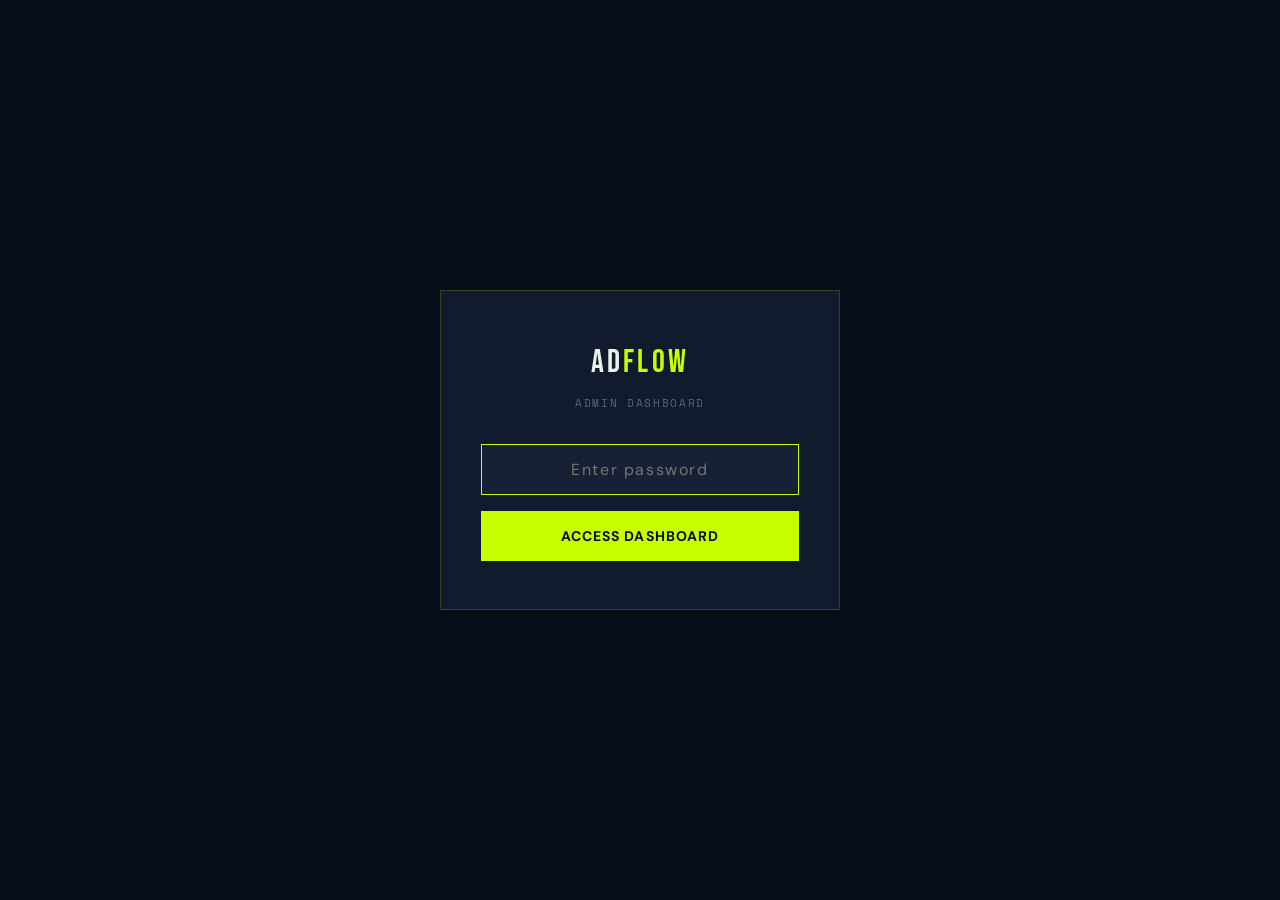
<file: admin.html>
<!DOCTYPE html>
<html lang="en">
<head>
<meta charset="UTF-8">
<meta name="viewport" content="width=device-width, initial-scale=1.0">
<title>AdFlow Admin — Dashboard</title>
<link rel="preconnect" href="https://fonts.googleapis.com">
<link rel="preconnect" href="https://fonts.gstatic.com" crossorigin>
<link href="https://fonts.googleapis.com/css2?family=Bebas+Neue&family=DM+Sans:wght@400;500;600;700&family=Space+Mono:wght@400;700&display=swap" rel="stylesheet">
<style>
  :root {
    --navy: #080D1A;
    --navy-mid: #0E1525;
    --navy-card: #121A2E;
    --navy-light: #172035;
    --lime: #C8FF00;
    --lime-dim: rgba(200,255,0,0.12);
    --lime-border: rgba(200,255,0,0.18);
    --white: #EFF2EC;
    --muted: #5A6478;
    --muted-light: #8892A4;
    
    /* Status colors */
    --status-intake: #60a5fa;
    --status-strategy: #a78bfa;
    --status-generating: #fbbf24;
    --status-qa: #f97316;
    --status-delivered: #22c55e;
    --status-revision: #ef4444;
    --status-completed: var(--lime);
    
    /* Studio colors */
    --studio-card-bg: #0E1525;
    --studio-card-hover: #172035;
  }

  * { box-sizing: border-box; margin: 0; padding: 0; }
  
  body {
    background: var(--navy);
    color: var(--white);
    font-family: 'DM Sans', sans-serif;
    font-size: 15px;
    line-height: 1.5;
    min-height: 100vh;
  }

  /* ============ LOGIN SCREEN ============ */
  .login-screen {
    min-height: 100vh;
    display: flex;
    align-items: center;
    justify-content: center;
    padding: 20px;
  }

  .login-box {
    background: var(--navy-card);
    border: 1px solid var(--lime-border);
    padding: 48px 40px;
    max-width: 400px;
    width: 100%;
    text-align: center;
  }

  .login-logo {
    font-family: 'Bebas Neue', sans-serif;
    font-size: 32px;
    letter-spacing: 0.1em;
    margin-bottom: 8px;
  }

  .login-logo em { color: var(--lime); font-style: normal; }

  .login-subtitle {
    font-family: 'Space Mono', monospace;
    font-size: 11px;
    letter-spacing: 0.15em;
    text-transform: uppercase;
    color: var(--muted);
    margin-bottom: 32px;
  }

  .login-input {
    width: 100%;
    background: var(--navy-light);
    border: 1px solid rgba(200,255,0,0.1);
    color: var(--white);
    font-family: 'DM Sans', sans-serif;
    font-size: 16px;
    padding: 14px 18px;
    margin-bottom: 16px;
    text-align: center;
    letter-spacing: 0.1em;
  }

  .login-input:focus {
    outline: none;
    border-color: var(--lime);
  }

  .login-btn {
    width: 100%;
    background: var(--lime);
    color: var(--navy);
    font-family: 'DM Sans', sans-serif;
    font-weight: 700;
    font-size: 14px;
    letter-spacing: 0.08em;
    text-transform: uppercase;
    padding: 16px;
    border: none;
    cursor: pointer;
    transition: background 0.2s;
  }

  .login-btn:hover { background: #b8ef00; }

  .login-error {
    color: #ff6b6b;
    font-size: 13px;
    margin-top: 16px;
    display: none;
  }

  /* ============ DASHBOARD ============ */
  .dashboard {
    display: none;
    min-height: 100vh;
  }

  .dashboard.active {
    display: block;
  }

  /* Header */
  .header {
    background: var(--navy-mid);
    border-bottom: 1px solid rgba(200,255,0,0.1);
    padding: 0 32px;
    display: flex;
    align-items: center;
    justify-content: space-between;
    position: sticky;
    top: 0;
    z-index: 100;
    height: 64px;
  }

  .header-left {
    display: flex;
    align-items: center;
    gap: 32px;
  }

  .header-logo {
    font-family: 'Bebas Neue', sans-serif;
    font-size: 24px;
    letter-spacing: 0.1em;
  }

  .header-logo em { color: var(--lime); font-style: normal; }

  /* Navigation Tabs */
  .nav-tabs {
    display: flex;
    gap: 4px;
  }

  .nav-tab {
    background: transparent;
    border: none;
    color: var(--muted-light);
    font-family: 'Space Mono', monospace;
    font-size: 12px;
    letter-spacing: 0.08em;
    text-transform: uppercase;
    padding: 20px 20px;
    cursor: pointer;
    position: relative;
    transition: color 0.2s;
  }

  .nav-tab:hover {
    color: var(--white);
  }

  .nav-tab.active {
    color: var(--lime);
  }

  .nav-tab.active::after {
    content: '';
    position: absolute;
    bottom: 0;
    left: 0;
    right: 0;
    height: 2px;
    background: var(--lime);
  }

  .nav-tab .tab-count {
    background: var(--lime-dim);
    color: var(--lime);
    font-size: 10px;
    padding: 2px 6px;
    border-radius: 10px;
    margin-left: 6px;
  }

  .header-right {
    display: flex;
    align-items: center;
    gap: 24px;
  }

  .header-stats {
    display: flex;
    gap: 24px;
  }

  .stat-item {
    text-align: right;
  }

  .stat-value {
    font-family: 'Bebas Neue', sans-serif;
    font-size: 28px;
    color: var(--lime);
    line-height: 1;
  }

  .stat-label {
    font-family: 'Space Mono', monospace;
    font-size: 9px;
    letter-spacing: 0.12em;
    text-transform: uppercase;
    color: var(--muted);
  }

  .logout-btn {
    background: transparent;
    border: 1px solid rgba(255,255,255,0.15);
    color: var(--muted-light);
    font-family: 'Space Mono', monospace;
    font-size: 10px;
    letter-spacing: 0.1em;
    text-transform: uppercase;
    padding: 8px 16px;
    cursor: pointer;
    transition: all 0.2s;
  }

  .logout-btn:hover {
    border-color: var(--lime-border);
    color: var(--white);
  }

  /* Main Content */
  .main {
    padding: 32px;
  }

  .tab-content {
    display: none;
  }

  .tab-content.active {
    display: block;
  }

  /* ============ LEADS TAB ============ */
  .filters {
    display: flex;
    gap: 12px;
    margin-bottom: 24px;
    flex-wrap: wrap;
  }

  .filter-btn {
    background: var(--navy-card);
    border: 1px solid rgba(200,255,0,0.1);
    color: var(--muted-light);
    font-family: 'Space Mono', monospace;
    font-size: 11px;
    letter-spacing: 0.08em;
    text-transform: uppercase;
    padding: 10px 18px;
    cursor: pointer;
    transition: all 0.2s;
  }

  .filter-btn:hover {
    border-color: rgba(200,255,0,0.3);
    color: var(--white);
  }

  .filter-btn.active {
    background: var(--lime-dim);
    border-color: var(--lime-border);
    color: var(--lime);
  }

  .leads-table {
    width: 100%;
    border-collapse: collapse;
    background: var(--navy-card);
    border: 1px solid rgba(200,255,0,0.1);
  }

  .leads-table th {
    background: var(--navy-mid);
    font-family: 'Space Mono', monospace;
    font-size: 10px;
    font-weight: 400;
    letter-spacing: 0.12em;
    text-transform: uppercase;
    color: var(--lime);
    padding: 14px 16px;
    text-align: left;
    border-bottom: 1px solid rgba(200,255,0,0.1);
  }

  .leads-table td {
    padding: 16px;
    border-bottom: 1px solid rgba(200,255,0,0.05);
    vertical-align: top;
  }

  .leads-table tr:hover {
    background: rgba(200,255,0,0.02);
  }

  .lead-name {
    font-weight: 600;
    color: var(--white);
    margin-bottom: 2px;
  }

  .lead-email {
    font-size: 13px;
    color: var(--muted-light);
  }

  .lead-email a {
    color: var(--muted-light);
    text-decoration: none;
  }

  .lead-email a:hover {
    color: var(--lime);
  }

  .lead-website a {
    color: var(--muted-light);
    text-decoration: none;
    font-size: 13px;
    word-break: break-all;
  }

  .lead-website a:hover {
    color: var(--lime);
  }

  .badge {
    display: inline-block;
    font-family: 'Space Mono', monospace;
    font-size: 10px;
    letter-spacing: 0.08em;
    text-transform: uppercase;
    padding: 5px 10px;
    border-radius: 3px;
  }

  .badge-spend-low { background: rgba(150,150,150,0.2); color: #999; }
  .badge-spend-mid { background: rgba(34,197,94,0.15); color: #22c55e; }
  .badge-spend-high { background: var(--lime-dim); color: var(--lime); }

  .status-select {
    background: var(--navy-light);
    border: 1px solid rgba(200,255,0,0.15);
    color: var(--white);
    font-family: 'Space Mono', monospace;
    font-size: 11px;
    letter-spacing: 0.05em;
    padding: 8px 12px;
    cursor: pointer;
    min-width: 120px;
  }

  .status-select:focus {
    outline: none;
    border-color: var(--lime);
  }

  .status-select option {
    background: var(--navy);
  }

  .status-new { border-left: 3px solid #60a5fa; }
  .status-contacted { border-left: 3px solid #fbbf24; }
  .status-qualified { border-left: 3px solid #22c55e; }
  .status-closed { border-left: 3px solid var(--lime); }
  .status-rejected { border-left: 3px solid #ef4444; }

  .lead-bottleneck {
    font-size: 13px;
    color: var(--muted-light);
    max-width: 250px;
    line-height: 1.5;
  }

  .lead-date {
    font-family: 'Space Mono', monospace;
    font-size: 11px;
    color: var(--muted);
  }

  /* Action buttons in table */
  .action-btn {
    background: var(--lime-dim);
    border: 1px solid var(--lime-border);
    color: var(--lime);
    font-family: 'Space Mono', monospace;
    font-size: 10px;
    letter-spacing: 0.05em;
    text-transform: uppercase;
    padding: 6px 12px;
    cursor: pointer;
    transition: all 0.2s;
    margin-top: 8px;
  }

  .action-btn:hover {
    background: var(--lime);
    color: var(--navy);
  }

  /* ============ PROJECTS TAB ============ */
  .projects-header {
    display: flex;
    justify-content: space-between;
    align-items: center;
    margin-bottom: 24px;
  }

  .projects-title {
    font-family: 'Bebas Neue', sans-serif;
    font-size: 24px;
    letter-spacing: 0.05em;
  }

  .btn-primary {
    background: var(--lime);
    color: var(--navy);
    font-family: 'DM Sans', sans-serif;
    font-weight: 700;
    font-size: 13px;
    letter-spacing: 0.05em;
    text-transform: uppercase;
    padding: 12px 24px;
    border: none;
    cursor: pointer;
    display: flex;
    align-items: center;
    gap: 8px;
    transition: background 0.2s;
  }

  .btn-primary:hover {
    background: #b8ef00;
  }

  .btn-primary svg {
    width: 16px;
    height: 16px;
  }

  /* Project filters */
  .project-filters {
    display: flex;
    gap: 8px;
    margin-bottom: 24px;
    flex-wrap: wrap;
  }

  /* Project Cards Grid */
  .projects-grid {
    display: grid;
    grid-template-columns: repeat(auto-fill, minmax(380px, 1fr));
    gap: 20px;
  }

  .project-card {
    background: var(--navy-card);
    border: 1px solid rgba(200,255,0,0.1);
    padding: 24px;
    position: relative;
    transition: border-color 0.2s;
  }

  .project-card:hover {
    border-color: rgba(200,255,0,0.25);
  }

  .project-card-header {
    display: flex;
    justify-content: space-between;
    align-items: flex-start;
    margin-bottom: 16px;
  }

  .project-client {
    font-weight: 600;
    font-size: 17px;
    color: var(--white);
    margin-bottom: 4px;
  }

  .project-url {
    font-size: 13px;
    color: var(--muted-light);
    word-break: break-all;
  }

  .project-url a {
    color: var(--muted-light);
    text-decoration: none;
  }

  .project-url a:hover {
    color: var(--lime);
  }

  /* Status Badge */
  .status-badge {
    font-family: 'Space Mono', monospace;
    font-size: 10px;
    letter-spacing: 0.08em;
    text-transform: uppercase;
    padding: 6px 12px;
    border-radius: 3px;
    display: flex;
    align-items: center;
    gap: 6px;
  }

  .status-badge::before {
    content: '';
    width: 6px;
    height: 6px;
    border-radius: 50%;
    background: currentColor;
  }

  .status-intake { background: rgba(96,165,250,0.15); color: #60a5fa; }
  .status-strategy { background: rgba(167,139,250,0.15); color: #a78bfa; }
  .status-generating { background: rgba(251,191,36,0.15); color: #fbbf24; }
  .status-qa { background: rgba(249,115,22,0.15); color: #f97316; }
  .status-delivered { background: rgba(34,197,94,0.15); color: #22c55e; }
  .status-revision { background: rgba(239,68,68,0.15); color: #ef4444; }
  .status-completed { background: var(--lime-dim); color: var(--lime); }

  /* Progress Section */
  .project-progress {
    margin: 20px 0;
  }

  .progress-bar-container {
    background: var(--navy-light);
    height: 6px;
    border-radius: 3px;
    overflow: hidden;
    margin-bottom: 12px;
  }

  .progress-bar {
    height: 100%;
    background: var(--lime);
    transition: width 0.3s ease;
  }

  .progress-steps {
    display: flex;
    gap: 8px;
    flex-wrap: wrap;
  }

  .progress-step {
    font-family: 'Space Mono', monospace;
    font-size: 10px;
    letter-spacing: 0.05em;
    text-transform: uppercase;
    padding: 4px 10px;
    border-radius: 3px;
    background: var(--navy-light);
    color: var(--muted);
    display: flex;
    align-items: center;
    gap: 4px;
  }

  .progress-step.done {
    background: rgba(34,197,94,0.15);
    color: #22c55e;
  }

  .progress-step.active {
    background: rgba(251,191,36,0.15);
    color: #fbbf24;
  }

  .progress-step svg {
    width: 12px;
    height: 12px;
  }

  /* Project Meta */
  .project-meta {
    display: flex;
    gap: 24px;
    margin: 16px 0;
    padding: 16px 0;
    border-top: 1px solid rgba(200,255,0,0.05);
    border-bottom: 1px solid rgba(200,255,0,0.05);
  }

  .meta-item {
    display: flex;
    flex-direction: column;
    gap: 2px;
  }

  .meta-label {
    font-family: 'Space Mono', monospace;
    font-size: 9px;
    letter-spacing: 0.1em;
    text-transform: uppercase;
    color: var(--muted);
  }

  .meta-value {
    font-size: 14px;
    color: var(--white);
  }

  /* Project Actions */
  .project-actions {
    display: flex;
    gap: 8px;
    margin-top: 16px;
  }

  .btn-secondary {
    background: var(--navy-light);
    border: 1px solid rgba(200,255,0,0.15);
    color: var(--muted-light);
    font-family: 'Space Mono', monospace;
    font-size: 10px;
    letter-spacing: 0.05em;
    text-transform: uppercase;
    padding: 10px 16px;
    cursor: pointer;
    transition: all 0.2s;
    flex: 1;
    text-align: center;
  }

  .btn-secondary:hover {
    border-color: var(--lime-border);
    color: var(--white);
  }

  .btn-secondary.primary {
    background: var(--lime-dim);
    border-color: var(--lime-border);
    color: var(--lime);
  }

  .btn-secondary.primary:hover {
    background: var(--lime);
    color: var(--navy);
  }

  /* ============ MODAL ============ */
  .modal-overlay {
    position: fixed;
    inset: 0;
    background: rgba(8,13,26,0.9);
    display: none;
    align-items: center;
    justify-content: center;
    z-index: 1000;
    padding: 20px;
  }

  .modal-overlay.active {
    display: flex;
  }

  .modal {
    background: var(--navy-card);
    border: 1px solid var(--lime-border);
    width: 100%;
    max-width: 600px;
    max-height: 90vh;
    overflow-y: auto;
  }

  .modal-header {
    padding: 20px 24px;
    border-bottom: 1px solid rgba(200,255,0,0.1);
    display: flex;
    justify-content: space-between;
    align-items: center;
  }

  .modal-title {
    font-family: 'Bebas Neue', sans-serif;
    font-size: 22px;
    letter-spacing: 0.05em;
  }

  .modal-close {
    background: none;
    border: none;
    color: var(--muted);
    cursor: pointer;
    padding: 4px;
    transition: color 0.2s;
  }

  .modal-close:hover {
    color: var(--white);
  }

  .modal-body {
    padding: 24px;
  }

  .form-group {
    margin-bottom: 20px;
  }

  .form-label {
    display: block;
    font-family: 'Space Mono', monospace;
    font-size: 11px;
    letter-spacing: 0.1em;
    text-transform: uppercase;
    color: var(--muted-light);
    margin-bottom: 8px;
  }

  .form-input,
  .form-textarea,
  .form-select {
    width: 100%;
    background: var(--navy-light);
    border: 1px solid rgba(200,255,0,0.1);
    color: var(--white);
    font-family: 'DM Sans', sans-serif;
    font-size: 15px;
    padding: 12px 16px;
  }

  .form-input:focus,
  .form-textarea:focus,
  .form-select:focus {
    outline: none;
    border-color: var(--lime);
  }

  .form-textarea {
    min-height: 100px;
    resize: vertical;
  }

  .form-select option {
    background: var(--navy);
  }

  .form-row {
    display: grid;
    grid-template-columns: 1fr 1fr;
    gap: 16px;
  }

  .modal-footer {
    padding: 20px 24px;
    border-top: 1px solid rgba(200,255,0,0.1);
    display: flex;
    gap: 12px;
    justify-content: flex-end;
  }

  .btn-cancel {
    background: transparent;
    border: 1px solid rgba(255,255,255,0.15);
    color: var(--muted-light);
    font-family: 'DM Sans', sans-serif;
    font-weight: 600;
    font-size: 13px;
    padding: 12px 24px;
    cursor: pointer;
    transition: all 0.2s;
  }

  .btn-cancel:hover {
    border-color: var(--white);
    color: var(--white);
  }

  /* ============ EMPTY & LOADING STATES ============ */
  .empty-state {
    text-align: center;
    padding: 80px 40px;
    color: var(--muted);
  }

  .empty-state-icon {
    font-size: 48px;
    margin-bottom: 16px;
  }

  .loading {
    text-align: center;
    padding: 60px;
    color: var(--muted);
  }

  /* ============ TOAST ============ */
  .toast {
    position: fixed;
    bottom: 24px;
    right: 24px;
    background: var(--lime);
    color: var(--navy);
    font-family: 'Space Mono', monospace;
    font-size: 12px;
    font-weight: 700;
    letter-spacing: 0.05em;
    padding: 14px 24px;
    border-radius: 4px;
    transform: translateY(100px);
    opacity: 0;
    transition: all 0.3s;
    z-index: 2000;
  }

  .toast.show {
    transform: translateY(0);
    opacity: 1;
  }

  /* ============ CREATIVE STUDIO ============ */
  .studio-container {
    max-width: 1000px;
    margin: 0 auto;
    padding: 20px 0;
  }

  .studio-section {
    background: var(--navy-card);
    border: 1px solid var(--lime-border);
    margin-bottom: 24px;
    padding: 24px;
  }

  .studio-section.hidden {
    display: none;
  }

  .section-header {
    display: flex;
    align-items: center;
    gap: 12px;
    margin-bottom: 20px;
  }

  .section-header h3 {
    font-family: 'Space Mono', monospace;
    font-size: 14px;
    font-weight: 700;
    letter-spacing: 0.1em;
    text-transform: uppercase;
    color: var(--white);
    flex: 1;
  }

  .step-number {
    width: 28px;
    height: 28px;
    background: var(--lime);
    color: var(--navy);
    font-family: 'Space Mono', monospace;
    font-size: 14px;
    font-weight: 700;
    display: flex;
    align-items: center;
    justify-content: center;
    border-radius: 50%;
  }

  .change-btn {
    background: transparent;
    border: 1px solid var(--muted);
    color: var(--muted-light);
    font-family: 'DM Sans', sans-serif;
    font-size: 12px;
    padding: 6px 12px;
    cursor: pointer;
    transition: all 0.2s;
  }

  .change-btn:hover {
    border-color: var(--lime);
    color: var(--lime);
  }

  .industry-grid {
    display: grid;
    grid-template-columns: repeat(auto-fill, minmax(180px, 1fr));
    gap: 16px;
  }

  .industry-card {
    background: var(--studio-card-bg);
    border: 1px solid transparent;
    padding: 20px;
    cursor: pointer;
    transition: all 0.2s;
    text-align: center;
  }

  .industry-card:hover {
    background: var(--studio-card-hover);
    border-color: var(--lime-border);
  }

  .industry-card.selected {
    border-color: var(--lime);
    background: var(--lime-dim);
  }

  .industry-icon { font-size: 32px; margin-bottom: 12px; }

  .industry-name {
    font-family: 'Space Mono', monospace;
    font-size: 12px;
    font-weight: 700;
    letter-spacing: 0.05em;
    text-transform: uppercase;
    color: var(--white);
    margin-bottom: 4px;
  }

  .industry-desc { font-size: 12px; color: var(--muted); }

  .strategy-grid {
    display: grid;
    grid-template-columns: repeat(auto-fill, minmax(200px, 1fr));
    gap: 16px;
    margin-bottom: 24px;
  }

  .strategy-card {
    background: var(--studio-card-bg);
    padding: 16px;
  }

  .strategy-label {
    font-family: 'Space Mono', monospace;
    font-size: 10px;
    font-weight: 700;
    letter-spacing: 0.1em;
    text-transform: uppercase;
    color: var(--muted);
    margin-bottom: 8px;
  }

  .strategy-value { font-size: 14px; color: var(--white); line-height: 1.5; }

  .strategy-tips {
    background: var(--studio-card-bg);
    padding: 20px;
  }

  .tips-header {
    font-family: 'Space Mono', monospace;
    font-size: 11px;
    font-weight: 700;
    letter-spacing: 0.1em;
    text-transform: uppercase;
    color: var(--lime);
    margin-bottom: 12px;
  }

  .tips-list {
    list-style: none;
    display: grid;
    grid-template-columns: repeat(auto-fill, minmax(280px, 1fr));
    gap: 8px;
  }

  .tips-list li {
    font-size: 13px;
    color: var(--muted-light);
    padding-left: 20px;
    position: relative;
  }

  .tips-list li::before {
    content: '→';
    position: absolute;
    left: 0;
    color: var(--lime);
  }

  .ad-type-grid {
    display: grid;
    grid-template-columns: repeat(auto-fill, minmax(200px, 1fr));
    gap: 16px;
  }

  .ad-type-card {
    background: var(--studio-card-bg);
    border: 1px solid transparent;
    padding: 20px;
    cursor: pointer;
    transition: all 0.2s;
  }

  .ad-type-card:hover {
    background: var(--studio-card-hover);
    border-color: var(--lime-border);
  }

  .ad-type-card.selected {
    border-color: var(--lime);
    background: var(--lime-dim);
  }

  .ad-type-card.recommended {
    position: relative;
  }

  .ad-type-card.recommended::before {
    content: 'RECOMMENDED';
    position: absolute;
    top: 8px;
    right: 8px;
    background: var(--lime);
    color: var(--navy);
    font-family: 'Space Mono', monospace;
    font-size: 8px;
    font-weight: 700;
    padding: 2px 6px;
    letter-spacing: 0.05em;
  }

  .ad-type-icon { font-size: 28px; margin-bottom: 12px; }

  .ad-type-name {
    font-family: 'Space Mono', monospace;
    font-size: 11px;
    font-weight: 700;
    letter-spacing: 0.05em;
    text-transform: uppercase;
    color: var(--white);
    margin-bottom: 4px;
  }

  .ad-type-desc { font-size: 12px; color: var(--muted); }

  .ad-form { display: flex; flex-direction: column; gap: 20px; }

  .color-input-wrapper { display: flex; gap: 8px; align-items: center; }

  .color-input {
    width: 44px;
    height: 38px;
    padding: 2px;
    border: 1px solid var(--lime-border);
    background: var(--navy-light);
    cursor: pointer;
  }

  .color-text {
    flex: 1;
    font-family: 'Space Mono', monospace;
    font-size: 12px;
  }

  .btn-generate {
    display: flex;
    align-items: center;
    justify-content: center;
    gap: 10px;
    background: var(--lime);
    color: var(--navy);
    font-family: 'Space Mono', monospace;
    font-size: 14px;
    font-weight: 700;
    letter-spacing: 0.1em;
    text-transform: uppercase;
    border: none;
    padding: 16px 32px;
    cursor: pointer;
    transition: all 0.2s;
    margin-top: 10px;
  }

  .btn-generate:hover { background: var(--white); }

  .prompt-output {
    background: var(--navy);
    border: 1px solid var(--lime-border);
    padding: 24px;
  }

  .prompt-output pre {
    font-family: 'Space Mono', monospace;
    font-size: 13px;
    line-height: 1.7;
    color: var(--white);
    white-space: pre-wrap;
    word-wrap: break-word;
    margin-bottom: 20px;
    max-height: 400px;
    overflow-y: auto;
  }

  .prompt-actions { display: flex; gap: 12px; flex-wrap: wrap; }

  .btn-copy {
    display: flex;
    align-items: center;
    gap: 8px;
    background: var(--lime);
    color: var(--navy);
    font-family: 'Space Mono', monospace;
    font-size: 12px;
    font-weight: 700;
    letter-spacing: 0.05em;
    text-transform: uppercase;
    border: none;
    padding: 12px 20px;
    cursor: pointer;
    transition: all 0.2s;
  }

  .btn-copy:hover { background: var(--white); }

  .btn-secondary {
    display: flex;
    align-items: center;
    gap: 8px;
    background: transparent;
    border: 1px solid var(--muted);
    color: var(--muted-light);
    font-family: 'Space Mono', monospace;
    font-size: 12px;
    font-weight: 700;
    letter-spacing: 0.05em;
    text-transform: uppercase;
    padding: 12px 20px;
    cursor: pointer;
    transition: all 0.2s;
  }

  .btn-secondary:hover {
    border-color: var(--lime);
    color: var(--lime);
  }

  /* ============ RESPONSIVE ============ */
  @media (max-width: 1024px) {
    .leads-table {
      display: block;
      overflow-x: auto;
    }
    .projects-grid {
      grid-template-columns: 1fr;
    }
  }

  @media (max-width: 768px) {
    .header {
      flex-direction: column;
      height: auto;
      padding: 16px;
      gap: 16px;
    }
    .header-left {
      flex-direction: column;
      gap: 16px;
    }
    .header-stats {
      gap: 16px;
    }
    .main {
      padding: 16px;
    }
    .filters, .project-filters {
      gap: 8px;
    }
    .filter-btn {
      padding: 8px 12px;
      font-size: 10px;
    }
    .form-row {
      grid-template-columns: 1fr;
    }
    .project-meta {
      flex-wrap: wrap;
    }
  }
</style>
</head>
<body>

<!-- Login Screen -->
<div class="login-screen" id="loginScreen">
  <div class="login-box">
    <div class="login-logo">Ad<em>Flow</em></div>
    <div class="login-subtitle">Admin Dashboard</div>
    <input type="password" class="login-input" id="passwordInput" placeholder="Enter password" autofocus>
    <button class="login-btn" onclick="attemptLogin()">Access Dashboard</button>
    <div class="login-error" id="loginError">Incorrect password</div>
  </div>
</div>

<!-- Dashboard -->
<div class="dashboard" id="dashboard">
  <header class="header">
    <div class="header-left">
      <div class="header-logo">Ad<em>Flow</em></div>
      <nav class="nav-tabs">
        <button class="nav-tab active" data-tab="leads">
          Leads <span class="tab-count" id="leadsCount">0</span>
        </button>
        <button class="nav-tab" data-tab="projects">
          Projects <span class="tab-count" id="projectsCount">0</span>
        </button>
        <button class="nav-tab" data-tab="studio">
          Studio
        </button>
      </nav>
    </div>
    <div class="header-right">
      <div class="header-stats">
        <div class="stat-item">
          <div class="stat-value" id="totalLeads">-</div>
          <div class="stat-label">Total Leads</div>
        </div>
        <div class="stat-item">
          <div class="stat-value" id="activeProjects">-</div>
          <div class="stat-label">Active Projects</div>
        </div>
      </div>
      <button class="logout-btn" onclick="logout()">Logout</button>
    </div>
  </header>

  <main class="main">
    <!-- LEADS TAB -->
    <div class="tab-content active" id="leadsTab">
      <div class="filters">
        <button class="filter-btn active" data-filter="all">All</button>
        <button class="filter-btn" data-filter="new">New</button>
        <button class="filter-btn" data-filter="contacted">Contacted</button>
        <button class="filter-btn" data-filter="qualified">Qualified</button>
        <button class="filter-btn" data-filter="closed">Closed</button>
        <button class="filter-btn" data-filter="rejected">Rejected</button>
      </div>
      <div id="leadsContainer">
        <div class="loading">Loading leads...</div>
      </div>
    </div>

    <!-- PROJECTS TAB -->
    <div class="tab-content" id="projectsTab">
      <div class="projects-header">
        <h2 class="projects-title">Active Projects</h2>
        <button class="btn-primary" onclick="openNewProjectModal()">
          <svg viewBox="0 0 24 24" fill="none" stroke="currentColor" stroke-width="2">
            <path d="M12 5v14M5 12h14"/>
          </svg>
          New Project
        </button>
      </div>
      
      <div class="project-filters">
        <button class="filter-btn active" data-project-filter="all">All</button>
        <button class="filter-btn" data-project-filter="intake">Intake</button>
        <button class="filter-btn" data-project-filter="strategy">Strategy</button>
        <button class="filter-btn" data-project-filter="generating">Generating</button>
        <button class="filter-btn" data-project-filter="qa">QA</button>
        <button class="filter-btn" data-project-filter="delivered">Delivered</button>
        <button class="filter-btn" data-project-filter="completed">Completed</button>
      </div>

      <div id="projectsContainer">
        <div class="loading">Loading projects...</div>
      </div>
    </div>

    <!-- STUDIO TAB -->
    <div class="tab-content" id="studioTab">
      <div class="studio-container">
        <!-- Step 1: Industry Selection -->
        <div class="studio-section" id="industrySection">
          <div class="section-header">
            <span class="step-number">1</span>
            <h3>Select Industry</h3>
          </div>
          <div class="industry-grid" id="industryGrid">
            <!-- Industries populated by JS -->
          </div>
        </div>

        <!-- Step 2: Strategy Insights (shown after industry selection) -->
        <div class="studio-section hidden" id="strategySection">
          <div class="section-header">
            <span class="step-number">2</span>
            <h3>Strategy Insights</h3>
            <button class="change-btn" onclick="resetIndustry()">Change Industry</button>
          </div>
          <div class="strategy-grid">
            <div class="strategy-card">
              <div class="strategy-label">Platform Mix</div>
              <div class="strategy-value" id="platformMix"></div>
            </div>
            <div class="strategy-card">
              <div class="strategy-label">Creative Volume</div>
              <div class="strategy-value" id="creativeVolume"></div>
            </div>
            <div class="strategy-card">
              <div class="strategy-label">Refresh Cadence</div>
              <div class="strategy-value" id="refreshCadence"></div>
            </div>
            <div class="strategy-card">
              <div class="strategy-label">Target ROAS</div>
              <div class="strategy-value" id="targetRoas"></div>
            </div>
          </div>
          <div class="strategy-tips">
            <div class="tips-header">What Works for This Industry</div>
            <ul class="tips-list" id="creativeTips"></ul>
          </div>
        </div>

        <!-- Step 3: Ad Type Selection (shown after industry) -->
        <div class="studio-section hidden" id="adTypeSection">
          <div class="section-header">
            <span class="step-number">3</span>
            <h3>Select Ad Type</h3>
          </div>
          <div class="ad-type-grid" id="adTypeGrid">
            <!-- Ad types populated by JS -->
          </div>
        </div>

        <!-- Step 4: Ad Details Form (shown after ad type) -->
        <div class="studio-section hidden" id="adDetailsSection">
          <div class="section-header">
            <span class="step-number">4</span>
            <h3>Ad Details</h3>
            <button class="change-btn" onclick="resetAdType()">Change Ad Type</button>
          </div>
          
          <div class="ad-form">
            <!-- Brand Profile -->
            <div class="form-group">
              <label class="form-label">Brand Profile</label>
              <select class="form-select" id="brandProfile">
                <option value="custom">Custom (enter below)</option>
              </select>
            </div>

            <div class="form-row">
              <div class="form-group">
                <label class="form-label">Product Name *</label>
                <input type="text" class="form-input" id="adProductName" placeholder="HydraGlow Serum">
              </div>
              <div class="form-group">
                <label class="form-label">Brand Name</label>
                <input type="text" class="form-input" id="adBrandName" placeholder="Glow Labs">
              </div>
            </div>

            <div class="form-row">
              <div class="form-group">
                <label class="form-label">Primary Color</label>
                <div class="color-input-wrapper">
                  <input type="color" class="color-input" id="adPrimaryColor" value="#C8FF00">
                  <input type="text" class="form-input color-text" id="adPrimaryColorText" value="#C8FF00">
                </div>
              </div>
              <div class="form-group">
                <label class="form-label">Secondary Color</label>
                <div class="color-input-wrapper">
                  <input type="color" class="color-input" id="adSecondaryColor" value="#080D1A">
                  <input type="text" class="form-input color-text" id="adSecondaryColorText" value="#080D1A">
                </div>
              </div>
            </div>

            <!-- Dynamic fields based on ad type -->
            <div id="dynamicFields"></div>

            <div class="form-row">
              <div class="form-group">
                <label class="form-label">Platform</label>
                <select class="form-select" id="adPlatform">
                  <option value="instagram-feed">Instagram Feed (1:1)</option>
                  <option value="instagram-stories">Instagram Stories (9:16)</option>
                  <option value="facebook-feed">Facebook Feed (4:5)</option>
                  <option value="tiktok">TikTok (9:16)</option>
                  <option value="pinterest">Pinterest (2:3)</option>
                </select>
              </div>
              <div class="form-group">
                <label class="form-label">Style</label>
                <select class="form-select" id="adStyle">
                  <option value="premium">Premium / Polished</option>
                  <option value="ugc">UGC / Authentic</option>
                  <option value="minimal">Minimal / Clean</option>
                  <option value="bold">Bold / High Contrast</option>
                </select>
              </div>
            </div>

            <button class="btn-generate" onclick="generatePrompt()">
              <svg viewBox="0 0 24 24" fill="none" stroke="currentColor" stroke-width="2" width="20" height="20">
                <path d="M12 2L2 7l10 5 10-5-10-5z"/>
                <path d="M2 17l10 5 10-5"/>
                <path d="M2 12l10 5 10-5"/>
              </svg>
              Generate Prompt
            </button>
          </div>
        </div>

        <!-- Step 5: Generated Prompt Output -->
        <div class="studio-section hidden" id="promptSection">
          <div class="section-header">
            <span class="step-number">5</span>
            <h3>Generated Prompt</h3>
          </div>
          <div class="prompt-output">
            <pre id="promptOutput"></pre>
            <div class="prompt-actions">
              <button class="btn-copy" onclick="copyPrompt()">
                <svg viewBox="0 0 24 24" fill="none" stroke="currentColor" stroke-width="2" width="18" height="18">
                  <rect x="9" y="9" width="13" height="13" rx="2" ry="2"/>
                  <path d="M5 15H4a2 2 0 01-2-2V4a2 2 0 012-2h9a2 2 0 012 2v1"/>
                </svg>
                Copy Prompt
              </button>
              <button class="btn-secondary" onclick="generateAnother()">
                <svg viewBox="0 0 24 24" fill="none" stroke="currentColor" stroke-width="2" width="18" height="18">
                  <path d="M1 4v6h6"/>
                  <path d="M3.51 15a9 9 0 102.13-9.36L1 10"/>
                </svg>
                Generate Another
              </button>
            </div>
          </div>
        </div>
      </div>
    </div>
  </main>
</div>

<!-- New/Edit Project Modal -->
<div class="modal-overlay" id="projectModal">
  <div class="modal">
    <div class="modal-header">
      <h3 class="modal-title" id="modalTitle">New Project</h3>
      <button class="modal-close" onclick="closeModal()">
        <svg width="24" height="24" viewBox="0 0 24 24" fill="none" stroke="currentColor" stroke-width="2">
          <path d="M18 6L6 18M6 6l12 12"/>
        </svg>
      </button>
    </div>
    <div class="modal-body">
      <input type="hidden" id="projectId">
      
      <div class="form-row">
        <div class="form-group">
          <label class="form-label">Client Name *</label>
          <input type="text" class="form-input" id="clientName" placeholder="Acme Corp">
        </div>
        <div class="form-group">
          <label class="form-label">Client Email</label>
          <input type="email" class="form-input" id="clientEmail" placeholder="client@example.com">
        </div>
      </div>

      <div class="form-group">
        <label class="form-label">Product URL *</label>
        <input type="url" class="form-input" id="productUrl" placeholder="https://example.com/product">
      </div>

      <div class="form-group">
        <label class="form-label">Brand Assets URL</label>
        <input type="url" class="form-input" id="brandAssetsUrl" placeholder="Google Drive or Dropbox link">
      </div>

      <div class="form-group">
        <label class="form-label">Brief / Notes</label>
        <textarea class="form-textarea" id="brief" placeholder="Campaign objectives, target audience, competitors to analyze..."></textarea>
      </div>

      <div class="form-row">
        <div class="form-group">
          <label class="form-label">Package</label>
          <select class="form-select" id="package">
            <option value="sprint">Sprint ($497)</option>
            <option value="pro" selected>Pro ($997)</option>
            <option value="retainer">Retainer</option>
          </select>
        </div>
        <div class="form-group">
          <label class="form-label">Due Date</label>
          <input type="date" class="form-input" id="dueDate">
        </div>
      </div>

      <div class="form-group">
        <label class="form-label">Convert from Lead</label>
        <select class="form-select" id="leadSelect">
          <option value="">-- No lead (manual entry) --</option>
        </select>
      </div>
    </div>
    <div class="modal-footer">
      <button class="btn-cancel" onclick="closeModal()">Cancel</button>
      <button class="btn-primary" onclick="saveProject()">Create Project</button>
    </div>
  </div>
</div>

<div class="toast" id="toast">Status updated</div>

<script>
  // ============ CONFIG ============
  const SUPABASE_URL = 'https://ykmdpxtnmqkfcscmmjfv.supabase.co';
  const SUPABASE_KEY = 'eyJhbGciOiJIUzI1NiIsInR5cCI6IkpXVCJ9.eyJpc3MiOiJzdXBhYmFzZSIsInJlZiI6InlrbWRweHRubXFrZmNzY21tamZ2Iiwicm9sZSI6ImFub24iLCJpYXQiOjE3NzE2MDc0OTMsImV4cCI6MjA4NzE4MzQ5M30.EfvqLYzRdNitCpqrYlrytYwcry6T1CuGUgGzE4ZXU7Q';
  const ADMIN_PASSWORD = 'adflow2024';

  let allLeads = [];
  let allProjects = [];
  let currentLeadFilter = 'all';
  let currentProjectFilter = 'all';
  let currentTab = 'leads';

  // ============ AUTH ============
  if (sessionStorage.getItem('adflow_admin') === 'true') {
    showDashboard();
  }

  function attemptLogin() {
    const password = document.getElementById('passwordInput').value;
    if (password === ADMIN_PASSWORD) {
      sessionStorage.setItem('adflow_admin', 'true');
      showDashboard();
    } else {
      document.getElementById('loginError').style.display = 'block';
      document.getElementById('passwordInput').value = '';
    }
  }

  document.getElementById('passwordInput').addEventListener('keypress', (e) => {
    if (e.key === 'Enter') attemptLogin();
  });

  function showDashboard() {
    document.getElementById('loginScreen').style.display = 'none';
    document.getElementById('dashboard').classList.add('active');
    loadLeads();
    loadProjects();
  }

  function logout() {
    sessionStorage.removeItem('adflow_admin');
    location.reload();
  }

  // ============ TAB NAVIGATION ============
  document.querySelectorAll('.nav-tab').forEach(tab => {
    tab.addEventListener('click', () => {
      document.querySelectorAll('.nav-tab').forEach(t => t.classList.remove('active'));
      document.querySelectorAll('.tab-content').forEach(c => c.classList.remove('active'));
      tab.classList.add('active');
      const tabName = tab.dataset.tab;
      document.getElementById(tabName + 'Tab').classList.add('active');
      currentTab = tabName;
    });
  });

  // ============ LEADS ============
  async function loadLeads() {
    try {
      const response = await fetch(`${SUPABASE_URL}/rest/v1/leads?select=*&order=created_at.desc`, {
        headers: {
          'apikey': SUPABASE_KEY,
          'Authorization': `Bearer ${SUPABASE_KEY}`
        }
      });
      allLeads = await response.json();
      updateStats();
      renderLeads();
      populateLeadSelect();
    } catch (error) {
      console.error('Error loading leads:', error);
      document.getElementById('leadsContainer').innerHTML = '<div class="empty-state"><div class="empty-state-icon">⚠️</div>Error loading leads</div>';
    }
  }

  function renderLeads() {
    const container = document.getElementById('leadsContainer');
    const filtered = currentLeadFilter === 'all' ? allLeads : allLeads.filter(l => l.status === currentLeadFilter);
    document.getElementById('leadsCount').textContent = allLeads.length;

    if (filtered.length === 0) {
      container.innerHTML = '<div class="empty-state"><div class="empty-state-icon">📭</div>No leads found</div>';
      return;
    }

    container.innerHTML = `
      <table class="leads-table">
        <thead>
          <tr>
            <th>Contact</th>
            <th>Website</th>
            <th>Spend</th>
            <th>Setup</th>
            <th>Bottleneck</th>
            <th>Status</th>
            <th>Date</th>
          </tr>
        </thead>
        <tbody>
          ${filtered.map(lead => `
            <tr class="status-${lead.status || 'new'}">
              <td>
                <div class="lead-name">${escapeHtml(lead.name)}</div>
                <div class="lead-email"><a href="mailto:${escapeHtml(lead.email)}">${escapeHtml(lead.email)}</a></div>
                ${lead.status === 'qualified' ? `<button class="action-btn" onclick="convertToProject('${lead.id}')">→ Create Project</button>` : ''}
              </td>
              <td class="lead-website">
                ${lead.website ? `<a href="${escapeHtml(lead.website)}" target="_blank">${escapeHtml(lead.website.replace(/^https?:\/\//, ''))}</a>` : '-'}
              </td>
              <td><span class="badge ${getSpendClass(lead.monthly_spend)}">${formatSpend(lead.monthly_spend)}</span></td>
              <td style="font-size:13px; color:var(--muted-light);">${formatSetup(lead.creative_setup)}</td>
              <td class="lead-bottleneck">${escapeHtml(lead.bottleneck || '-')}</td>
              <td>
                <select class="status-select" onchange="updateLeadStatus('${lead.id}', this.value)">
                  <option value="new" ${lead.status === 'new' ? 'selected' : ''}>New</option>
                  <option value="contacted" ${lead.status === 'contacted' ? 'selected' : ''}>Contacted</option>
                  <option value="qualified" ${lead.status === 'qualified' ? 'selected' : ''}>Qualified</option>
                  <option value="closed" ${lead.status === 'closed' ? 'selected' : ''}>Closed</option>
                  <option value="rejected" ${lead.status === 'rejected' ? 'selected' : ''}>Rejected</option>
                </select>
              </td>
              <td class="lead-date">${formatDate(lead.created_at)}</td>
            </tr>
          `).join('')}
        </tbody>
      </table>
    `;
  }

  async function updateLeadStatus(id, status) {
    try {
      await fetch(`${SUPABASE_URL}/rest/v1/leads?id=eq.${id}`, {
        method: 'PATCH',
        headers: {
          'apikey': SUPABASE_KEY,
          'Authorization': `Bearer ${SUPABASE_KEY}`,
          'Content-Type': 'application/json',
          'Prefer': 'return=minimal'
        },
        body: JSON.stringify({ status })
      });
      const lead = allLeads.find(l => l.id === id);
      if (lead) lead.status = status;
      updateStats();
      renderLeads();
      showToast('Lead status updated');
    } catch (error) {
      console.error('Error updating status:', error);
      showToast('Error updating status');
    }
  }

  // Lead filters
  document.querySelectorAll('.filters .filter-btn').forEach(btn => {
    btn.addEventListener('click', () => {
      document.querySelectorAll('.filters .filter-btn').forEach(b => b.classList.remove('active'));
      btn.classList.add('active');
      currentLeadFilter = btn.dataset.filter;
      renderLeads();
    });
  });

  // ============ PROJECTS ============
  async function loadProjects() {
    try {
      const response = await fetch(`${SUPABASE_URL}/rest/v1/projects?select=*&order=created_at.desc`, {
        headers: {
          'apikey': SUPABASE_KEY,
          'Authorization': `Bearer ${SUPABASE_KEY}`
        }
      });
      allProjects = await response.json();
      updateStats();
      renderProjects();
    } catch (error) {
      console.error('Error loading projects:', error);
      document.getElementById('projectsContainer').innerHTML = '<div class="empty-state"><div class="empty-state-icon">⚠️</div>Error loading projects</div>';
    }
  }

  function renderProjects() {
    const container = document.getElementById('projectsContainer');
    const filtered = currentProjectFilter === 'all' 
      ? allProjects 
      : allProjects.filter(p => p.status === currentProjectFilter);
    
    document.getElementById('projectsCount').textContent = allProjects.filter(p => 
      !['completed', 'delivered'].includes(p.status)
    ).length;

    if (filtered.length === 0) {
      container.innerHTML = `
        <div class="empty-state">
          <div class="empty-state-icon">📁</div>
          <p>No projects found</p>
          <button class="btn-primary" style="margin-top: 20px;" onclick="openNewProjectModal()">Create First Project</button>
        </div>
      `;
      return;
    }

    container.innerHTML = `
      <div class="projects-grid">
        ${filtered.map(project => renderProjectCard(project)).join('')}
      </div>
    `;
  }

  function renderProjectCard(project) {
    const progress = project.progress || {};
    const progressPercent = calculateProgress(progress);
    const statusLabels = {
      intake: 'Intake',
      strategy: 'Strategy',
      generating: 'Generating',
      qa: 'QA Review',
      delivered: 'Delivered',
      revision: 'Revision',
      completed: 'Completed'
    };

    return `
      <div class="project-card">
        <div class="project-card-header">
          <div>
            <div class="project-client">${escapeHtml(project.client_name)}</div>
            <div class="project-url">
              ${project.product_url ? `<a href="${escapeHtml(project.product_url)}" target="_blank">${escapeHtml(project.product_url.replace(/^https?:\/\//, '').substring(0, 40))}${project.product_url.length > 50 ? '...' : ''}</a>` : 'No URL'}
            </div>
          </div>
          <span class="status-badge status-${project.status}">${statusLabels[project.status] || project.status}</span>
        </div>

        <div class="project-progress">
          <div class="progress-bar-container">
            <div class="progress-bar" style="width: ${progressPercent}%"></div>
          </div>
          <div class="progress-steps">
            <span class="progress-step ${progress.intake ? 'done' : (project.status === 'intake' ? 'active' : '')}">
              ${progress.intake ? '✓' : ''} Intake
            </span>
            <span class="progress-step ${progress.strategy ? 'done' : (project.status === 'strategy' ? 'active' : '')}">
              ${progress.strategy ? '✓' : ''} Strategy
            </span>
            <span class="progress-step ${progress.images ? 'done' : (project.status === 'generating' ? 'active' : '')}">
              ${progress.images ? '✓' : ''} Images
            </span>
            <span class="progress-step ${progress.videos ? 'done' : ''}">
              ${progress.videos ? '✓' : ''} Videos
            </span>
            <span class="progress-step ${progress.qa ? 'done' : (project.status === 'qa' ? 'active' : '')}">
              ${progress.qa ? '✓' : ''} QA
            </span>
          </div>
        </div>

        <div class="project-meta">
          <div class="meta-item">
            <span class="meta-label">Package</span>
            <span class="meta-value">${formatPackage(project.package)}</span>
          </div>
          <div class="meta-item">
            <span class="meta-label">Created</span>
            <span class="meta-value">${formatDateShort(project.created_at)}</span>
          </div>
          ${project.due_date ? `
          <div class="meta-item">
            <span class="meta-label">Due</span>
            <span class="meta-value">${formatDateShort(project.due_date)}</span>
          </div>
          ` : ''}
          ${project.deliverables_count ? `
          <div class="meta-item">
            <span class="meta-label">Assets</span>
            <span class="meta-value">${project.deliverables_count}</span>
          </div>
          ` : ''}
        </div>

        <div class="project-actions">
          <button class="btn-secondary" onclick="editProject('${project.id}')">Edit</button>
          <button class="btn-secondary" onclick="updateProjectStatus('${project.id}')">Update Status</button>
          ${project.assets_folder_url ? `<button class="btn-secondary primary" onclick="window.open('${escapeHtml(project.assets_folder_url)}', '_blank')">View Assets</button>` : `<button class="btn-secondary primary" onclick="showToast('Generate assets coming soon!')">Generate</button>`}
        </div>
      </div>
    `;
  }

  function calculateProgress(progress) {
    const steps = ['intake', 'strategy', 'images', 'videos', 'copy', 'qa', 'delivery'];
    const done = steps.filter(s => progress[s]).length;
    return Math.round((done / steps.length) * 100);
  }

  // Project filters
  document.querySelectorAll('.project-filters .filter-btn').forEach(btn => {
    btn.addEventListener('click', () => {
      document.querySelectorAll('.project-filters .filter-btn').forEach(b => b.classList.remove('active'));
      btn.classList.add('active');
      currentProjectFilter = btn.dataset.projectFilter;
      renderProjects();
    });
  });

  // ============ PROJECT MODAL ============
  function openNewProjectModal() {
    document.getElementById('modalTitle').textContent = 'New Project';
    document.getElementById('projectId').value = '';
    document.getElementById('clientName').value = '';
    document.getElementById('clientEmail').value = '';
    document.getElementById('productUrl').value = '';
    document.getElementById('brandAssetsUrl').value = '';
    document.getElementById('brief').value = '';
    document.getElementById('package').value = 'pro';
    document.getElementById('dueDate').value = getDefaultDueDate();
    document.getElementById('leadSelect').value = '';
    document.getElementById('projectModal').classList.add('active');
  }

  function editProject(id) {
    const project = allProjects.find(p => p.id === id);
    if (!project) return;
    
    document.getElementById('modalTitle').textContent = 'Edit Project';
    document.getElementById('projectId').value = project.id;
    document.getElementById('clientName').value = project.client_name || '';
    document.getElementById('clientEmail').value = project.client_email || '';
    document.getElementById('productUrl').value = project.product_url || '';
    document.getElementById('brandAssetsUrl').value = project.brand_assets_url || '';
    document.getElementById('brief').value = project.brief || '';
    document.getElementById('package').value = project.package || 'pro';
    document.getElementById('dueDate').value = project.due_date ? project.due_date.split('T')[0] : '';
    document.getElementById('leadSelect').value = project.lead_id || '';
    document.getElementById('projectModal').classList.add('active');
  }

  function closeModal() {
    document.getElementById('projectModal').classList.remove('active');
  }

  async function saveProject() {
    const id = document.getElementById('projectId').value;
    const data = {
      client_name: document.getElementById('clientName').value,
      client_email: document.getElementById('clientEmail').value || null,
      product_url: document.getElementById('productUrl').value || null,
      brand_assets_url: document.getElementById('brandAssetsUrl').value || null,
      brief: document.getElementById('brief').value || null,
      package: document.getElementById('package').value,
      due_date: document.getElementById('dueDate').value || null,
      lead_id: document.getElementById('leadSelect').value || null
    };

    if (!data.client_name) {
      showToast('Client name is required');
      return;
    }

    try {
      if (id) {
        // Update
        await fetch(`${SUPABASE_URL}/rest/v1/projects?id=eq.${id}`, {
          method: 'PATCH',
          headers: {
            'apikey': SUPABASE_KEY,
            'Authorization': `Bearer ${SUPABASE_KEY}`,
            'Content-Type': 'application/json',
            'Prefer': 'return=minimal'
          },
          body: JSON.stringify(data)
        });
        showToast('Project updated');
      } else {
        // Create
        data.status = 'intake';
        data.progress = { intake: false, strategy: false, images: false, videos: false, copy: false, qa: false, delivery: false };
        await fetch(`${SUPABASE_URL}/rest/v1/projects`, {
          method: 'POST',
          headers: {
            'apikey': SUPABASE_KEY,
            'Authorization': `Bearer ${SUPABASE_KEY}`,
            'Content-Type': 'application/json',
            'Prefer': 'return=minimal'
          },
          body: JSON.stringify(data)
        });
        showToast('Project created');
      }
      closeModal();
      loadProjects();
    } catch (error) {
      console.error('Error saving project:', error);
      showToast('Error saving project');
    }
  }

  async function updateProjectStatus(id) {
    const project = allProjects.find(p => p.id === id);
    if (!project) return;

    const statuses = ['intake', 'strategy', 'generating', 'qa', 'delivered', 'completed'];
    const currentIndex = statuses.indexOf(project.status);
    const nextStatus = statuses[currentIndex + 1] || 'completed';

    if (!confirm(`Move project to "${nextStatus}"?`)) return;

    try {
      const updateData = { status: nextStatus };
      
      // Also update progress based on status
      const progress = project.progress || {};
      if (nextStatus === 'strategy') progress.intake = true;
      if (nextStatus === 'generating') progress.strategy = true;
      if (nextStatus === 'qa') { progress.images = true; progress.videos = true; progress.copy = true; }
      if (nextStatus === 'delivered') progress.qa = true;
      if (nextStatus === 'completed') progress.delivery = true;
      updateData.progress = progress;

      if (nextStatus === 'delivered') {
        updateData.delivered_at = new Date().toISOString();
      }

      await fetch(`${SUPABASE_URL}/rest/v1/projects?id=eq.${id}`, {
        method: 'PATCH',
        headers: {
          'apikey': SUPABASE_KEY,
          'Authorization': `Bearer ${SUPABASE_KEY}`,
          'Content-Type': 'application/json',
          'Prefer': 'return=minimal'
        },
        body: JSON.stringify(updateData)
      });

      showToast(`Project moved to ${nextStatus}`);
      loadProjects();
    } catch (error) {
      console.error('Error updating project:', error);
      showToast('Error updating project');
    }
  }

  function convertToProject(leadId) {
    const lead = allLeads.find(l => l.id === leadId);
    if (!lead) return;

    document.getElementById('modalTitle').textContent = 'New Project';
    document.getElementById('projectId').value = '';
    document.getElementById('clientName').value = lead.name || '';
    document.getElementById('clientEmail').value = lead.email || '';
    document.getElementById('productUrl').value = lead.website || '';
    document.getElementById('brandAssetsUrl').value = '';
    document.getElementById('brief').value = lead.bottleneck ? `Bottleneck: ${lead.bottleneck}` : '';
    document.getElementById('package').value = 'pro';
    document.getElementById('dueDate').value = getDefaultDueDate();
    document.getElementById('leadSelect').value = leadId;
    document.getElementById('projectModal').classList.add('active');

    // Switch to projects tab
    document.querySelectorAll('.nav-tab').forEach(t => t.classList.remove('active'));
    document.querySelectorAll('.tab-content').forEach(c => c.classList.remove('active'));
    document.querySelector('.nav-tab[data-tab="projects"]').classList.add('active');
    document.getElementById('projectsTab').classList.add('active');
  }

  function populateLeadSelect() {
    const select = document.getElementById('leadSelect');
    const qualifiedLeads = allLeads.filter(l => l.status === 'qualified' || l.status === 'closed');
    select.innerHTML = '<option value="">-- No lead (manual entry) --</option>' +
      qualifiedLeads.map(l => `<option value="${l.id}">${escapeHtml(l.name)} (${escapeHtml(l.email)})</option>`).join('');
  }

  // ============ STATS ============
  function updateStats() {
    document.getElementById('totalLeads').textContent = allLeads.length;
    const activeCount = allProjects.filter(p => !['completed', 'delivered'].includes(p.status)).length;
    document.getElementById('activeProjects').textContent = activeCount;
  }

  // ============ HELPERS ============
  function formatSpend(spend) {
    const labels = { 'under-5k': '<$5K', '5k-15k': '$5K-15K', '15k-30k': '$15K-30K', '30k-50k': '$30K-50K', '50k-plus': '$50K+' };
    return labels[spend] || spend || '-';
  }

  function getSpendClass(spend) {
    if (spend === '30k-50k' || spend === '50k-plus') return 'badge-spend-high';
    if (spend === '5k-15k' || spend === '15k-30k') return 'badge-spend-mid';
    return 'badge-spend-low';
  }

  function formatSetup(setup) {
    const labels = { 'in-house': 'In-house', 'agency': 'Agency', 'freelancers': 'Freelancers', 'myself': 'DIY', 'mix': 'Mix' };
    return labels[setup] || setup || '-';
  }

  function formatPackage(pkg) {
    const labels = { sprint: 'Sprint $497', pro: 'Pro $997', retainer: 'Retainer' };
    return labels[pkg] || pkg || '-';
  }

  function formatDate(dateStr) {
    if (!dateStr) return '-';
    const date = new Date(dateStr);
    return date.toLocaleDateString('en-US', { month: 'short', day: 'numeric', hour: '2-digit', minute: '2-digit' });
  }

  function formatDateShort(dateStr) {
    if (!dateStr) return '-';
    const date = new Date(dateStr);
    return date.toLocaleDateString('en-US', { month: 'short', day: 'numeric' });
  }

  function getDefaultDueDate() {
    const date = new Date();
    date.setDate(date.getDate() + 3); // Default 3 days from now
    return date.toISOString().split('T')[0];
  }

  function escapeHtml(str) {
    if (!str) return '';
    return str.replace(/&/g, '&amp;').replace(/</g, '&lt;').replace(/>/g, '&gt;').replace(/"/g, '&quot;');
  }

  function showToast(message) {
    const toast = document.getElementById('toast');
    toast.textContent = message;
    toast.classList.add('show');
    setTimeout(() => toast.classList.remove('show'), 2500);
  }

  // Close modal on outside click
  document.getElementById('projectModal').addEventListener('click', (e) => {
    if (e.target.id === 'projectModal') closeModal();
  });

  // Close modal on Escape
  document.addEventListener('keydown', (e) => {
    if (e.key === 'Escape') closeModal();
  });

  // ============ CREATIVE STUDIO ============
  
  // Industry Templates Data
  const INDUSTRY_TEMPLATES = {
    ecommerce: {
      id: 'ecommerce', name: 'E-commerce / DTC', icon: '🛒',
      description: 'Online stores, DTC brands, product sales',
      platformMix: 'Meta 50-68% | Google 23-30% | TikTok 5-15%',
      creativeVolume: '150+ for Meta ASC, 6+ per TikTok ad group',
      refreshCadence: '2-4 weeks',
      targetRoas: '3.0 (Month 3) → 4.0+ (Month 6)',
      creativeStrategy: [
        'UGC unboxing/review (Spark Ads ~3% CTR)',
        'Product demos showing product in use',
        'Before/after transformation content',
        'Price anchoring (was/now pricing)',
        'Social proof (review count, star ratings)',
        'Lifestyle imagery (product in context)'
      ],
      recommendedAdTypes: ['ugc-image', 'before-after', 'feature-callout', 'testimonial', 'big-callout']
    },
    saas: {
      id: 'saas', name: 'SaaS / Software', icon: '💻',
      description: 'Software products, free trials, demos',
      platformMix: 'Google 35-45% | LinkedIn 30-40% | Meta 15-25%',
      creativeVolume: 'TLA weekly, 3+ responsive ads per ad group',
      refreshCadence: '4-6 weeks',
      targetRoas: 'Pipeline: 3x spend (M3) → 5x (M6)',
      creativeStrategy: [
        'Product demos (30-60s screen recordings)',
        'Customer testimonials with specific metrics',
        'Comparison content (side-by-side features)',
        'Founder/CEO thought leadership content',
        'ROI calculators as lead magnets'
      ],
      recommendedAdTypes: ['us-vs-them', 'feature-callout', 'testimonial', 'pr-screenshot']
    },
    localService: {
      id: 'localService', name: 'Local Service', icon: '🏠',
      description: 'HVAC, plumbing, cleaning, home services',
      platformMix: 'Google LSA 40-50% | Google Search 20-25% | Meta 15-20%',
      creativeVolume: '3+ responsive ads per service',
      refreshCadence: 'Seasonal (quarterly)',
      targetRoas: '5.0x (high margin services)',
      creativeStrategy: [
        'Before/after photos (roofing, landscaping)',
        'Team/truck photos (builds trust)',
        'Video testimonials from local customers',
        'Offer-driven ("$50 off first service")',
        'Emergency messaging ("Same-day service")',
        'Review highlights from Google reviews'
      ],
      recommendedAdTypes: ['before-after', 'testimonial', 'big-callout', 'ugc-image']
    },
    b2bEnterprise: {
      id: 'b2bEnterprise', name: 'B2B Enterprise', icon: '🏢',
      description: 'Enterprise sales, ABM, long sales cycles',
      platformMix: 'LinkedIn 40-55% | Google 25-35% | ABM Display 10-15%',
      creativeVolume: 'TLA weekly, standard monthly',
      refreshCadence: '6-8 weeks',
      targetRoas: 'Pipeline: 5x (M3) → 8x (M6)',
      creativeStrategy: [
        'Thought Leader Ads (exec-authored content)',
        'Customer case studies with metrics',
        'Industry research (gated lead magnets)',
        'Product demos (60-90s enterprise features)',
        'Webinar promotion'
      ],
      recommendedAdTypes: ['testimonial', 'pr-screenshot', 'us-vs-them', 'feature-callout']
    },
    infoProducts: {
      id: 'infoProducts', name: 'Info Products / Courses', icon: '📚',
      description: 'Online courses, coaching, digital products',
      platformMix: 'Meta 35-40% | YouTube 35-40% | Email 15-20%',
      creativeVolume: '10+ per campaign, refresh every 2-4 weeks',
      refreshCadence: '2-4 weeks',
      targetRoas: '3-5x blended (with backend)',
      creativeStrategy: [
        'Founder-to-camera video (authentic, story-driven)',
        'Student testimonials with specific results',
        'Free value content (teach then pitch)',
        'Webinar/challenge ads',
        'Before/after transformation stories',
        'UGC-style casual testimonials'
      ],
      recommendedAdTypes: ['ugc-image', 'testimonial', 'before-after', 'notes-app']
    },
    mobileApp: {
      id: 'mobileApp', name: 'Mobile App', icon: '📱',
      description: 'App installs, subscriptions, in-app purchases',
      platformMix: 'Apple Search 25-30% | Google UAC 25-30% | Meta 20-25% | TikTok 15-20%',
      creativeVolume: '20+ assets for UAC, multiple aspect ratios',
      refreshCadence: '2-3 weeks',
      targetRoas: 'LTV:CPI 3:1+ (Month 6)',
      creativeStrategy: [
        'App demo videos (15-30s core functionality)',
        'Screen recordings with finger taps/swipes',
        'UGC reactions (users discovering the app)',
        'Problem → solution format',
        'Social proof ("10M+ downloads")',
        'Before/after (life without vs with app)'
      ],
      recommendedAdTypes: ['ugc-image', 'before-after', 'feature-callout', 'notes-app']
    }
  };

  const AD_TYPES = {
    'before-after': { id: 'before-after', name: 'Before & After', icon: '🔄', description: 'Transformation visual showing results' },
    'big-callout': { id: 'big-callout', name: 'Big Call-Out', icon: '📢', description: 'Large message, readable in 0.3 seconds' },
    'feature-callout': { id: 'feature-callout', name: 'Feature Callout', icon: '✨', description: '3-6 key points with product shot' },
    'us-vs-them': { id: 'us-vs-them', name: 'Us vs Them', icon: '⚔️', description: 'Competitive comparison' },
    'testimonial': { id: 'testimonial', name: 'Testimonial', icon: '💬', description: 'Customer review or DM screenshot' },
    'pr-screenshot': { id: 'pr-screenshot', name: 'PR Screenshot', icon: '📰', description: 'Media mention for credibility' },
    'notes-app': { id: 'notes-app', name: 'Notes App', icon: '📝', description: 'High CTR pattern interrupt format' },
    'ugc-image': { id: 'ugc-image', name: 'UGC Image', icon: '🤳', description: 'Creator posing with product' }
  };

  let selectedIndustry = null;
  let selectedAdType = null;

  // Initialize Studio when tab is shown
  function initStudio() {
    renderIndustryGrid();
  }

  function renderIndustryGrid() {
    const grid = document.getElementById('industryGrid');
    grid.innerHTML = Object.values(INDUSTRY_TEMPLATES).map(ind => `
      <div class="industry-card" onclick="selectIndustry('${ind.id}')">
        <div class="industry-icon">${ind.icon}</div>
        <div class="industry-name">${ind.name}</div>
        <div class="industry-desc">${ind.description}</div>
      </div>
    `).join('');
  }

  function selectIndustry(industryId) {
    selectedIndustry = INDUSTRY_TEMPLATES[industryId];
    
    // Update UI
    document.querySelectorAll('.industry-card').forEach(c => c.classList.remove('selected'));
    event.currentTarget.classList.add('selected');
    
    // Show strategy section
    document.getElementById('strategySection').classList.remove('hidden');
    document.getElementById('platformMix').textContent = selectedIndustry.platformMix;
    document.getElementById('creativeVolume').textContent = selectedIndustry.creativeVolume;
    document.getElementById('refreshCadence').textContent = selectedIndustry.refreshCadence;
    document.getElementById('targetRoas').textContent = selectedIndustry.targetRoas;
    
    // Populate creative tips
    document.getElementById('creativeTips').innerHTML = selectedIndustry.creativeStrategy
      .map(tip => `<li>${tip}</li>`).join('');
    
    // Show ad type section with recommendations
    document.getElementById('adTypeSection').classList.remove('hidden');
    renderAdTypeGrid();
    
    // Scroll to strategy
    document.getElementById('strategySection').scrollIntoView({ behavior: 'smooth', block: 'start' });
  }

  function resetIndustry() {
    selectedIndustry = null;
    selectedAdType = null;
    document.querySelectorAll('.industry-card').forEach(c => c.classList.remove('selected'));
    document.getElementById('strategySection').classList.add('hidden');
    document.getElementById('adTypeSection').classList.add('hidden');
    document.getElementById('adDetailsSection').classList.add('hidden');
    document.getElementById('promptSection').classList.add('hidden');
    document.getElementById('industrySection').scrollIntoView({ behavior: 'smooth' });
  }

  function renderAdTypeGrid() {
    const grid = document.getElementById('adTypeGrid');
    const recommended = selectedIndustry ? selectedIndustry.recommendedAdTypes : [];
    
    grid.innerHTML = Object.values(AD_TYPES).map(type => {
      const isRecommended = recommended.includes(type.id);
      return `
        <div class="ad-type-card ${isRecommended ? 'recommended' : ''}" onclick="selectAdType('${type.id}')">
          <div class="ad-type-icon">${type.icon}</div>
          <div class="ad-type-name">${type.name}</div>
          <div class="ad-type-desc">${type.description}</div>
        </div>
      `;
    }).join('');
  }

  function selectAdType(typeId) {
    selectedAdType = AD_TYPES[typeId];
    
    // Update UI
    document.querySelectorAll('.ad-type-card').forEach(c => c.classList.remove('selected'));
    event.currentTarget.classList.add('selected');
    
    // Show details form
    document.getElementById('adDetailsSection').classList.remove('hidden');
    renderDynamicFields();
    
    // Scroll to form
    document.getElementById('adDetailsSection').scrollIntoView({ behavior: 'smooth', block: 'start' });
  }

  function resetAdType() {
    selectedAdType = null;
    document.querySelectorAll('.ad-type-card').forEach(c => c.classList.remove('selected'));
    document.getElementById('adDetailsSection').classList.add('hidden');
    document.getElementById('promptSection').classList.add('hidden');
    document.getElementById('adTypeSection').scrollIntoView({ behavior: 'smooth' });
  }

  function renderDynamicFields() {
    const container = document.getElementById('dynamicFields');
    let html = '';
    
    switch(selectedAdType.id) {
      case 'before-after':
        html = `
          <div class="form-group">
            <label class="form-label">Before State (Problem)</label>
            <input type="text" class="form-input" id="beforeState" placeholder="e.g., Dull skin, visible acne, tired appearance">
          </div>
          <div class="form-group">
            <label class="form-label">After State (Result)</label>
            <input type="text" class="form-input" id="afterState" placeholder="e.g., Glowing skin, clear complexion, radiant">
          </div>
          <div class="form-group">
            <label class="form-label">Timeframe</label>
            <input type="text" class="form-input" id="timeframe" placeholder="e.g., 30 Days, 8 Weeks">
          </div>
        `;
        break;
      case 'big-callout':
        html = `
          <div class="form-group">
            <label class="form-label">Main Headline (max 6 words)</label>
            <input type="text" class="form-input" id="mainHeadline" placeholder="e.g., 50% OFF TODAY ONLY">
          </div>
          <div class="form-group">
            <label class="form-label">Secondary Text</label>
            <input type="text" class="form-input" id="secondaryText" placeholder="e.g., Use code SAVE50">
          </div>
        `;
        break;
      case 'feature-callout':
        html = `
          <div class="form-group">
            <label class="form-label">Key Features/Benefits (one per line, 3-6)</label>
            <textarea class="form-textarea" id="features" placeholder="40hr Battery Life&#10;Active Noise Canceling&#10;IPX5 Waterproof&#10;Touch Controls"></textarea>
          </div>
        `;
        break;
      case 'us-vs-them':
        html = `
          <div class="form-group">
            <label class="form-label">Competitor / "Others" Name</label>
            <input type="text" class="form-input" id="competitor" placeholder="e.g., Other Brands, Premium Brands">
          </div>
          <div class="form-group">
            <label class="form-label">Comparison Points (one per line)</label>
            <textarea class="form-textarea" id="comparisonPoints" placeholder="Clean Ingredients&#10;No Artificial Flavors&#10;Third-Party Tested&#10;Money-Back Guarantee"></textarea>
          </div>
        `;
        break;
      case 'testimonial':
        html = `
          <div class="form-group">
            <label class="form-label">Testimonial Quote</label>
            <textarea class="form-textarea" id="testimonialQuote" placeholder="I've tried everything for my acne. This is the ONLY thing that actually worked. My skin cleared up in 3 weeks!"></textarea>
          </div>
          <div class="form-row">
            <div class="form-group">
              <label class="form-label">Customer Name</label>
              <input type="text" class="form-input" id="customerName" placeholder="Sarah M.">
            </div>
            <div class="form-group">
              <label class="form-label">Star Rating (1-5)</label>
              <input type="number" class="form-input" id="starRating" value="5" min="1" max="5">
            </div>
          </div>
        `;
        break;
      case 'pr-screenshot':
        html = `
          <div class="form-group">
            <label class="form-label">Article Headline</label>
            <input type="text" class="form-input" id="articleHeadline" placeholder="e.g., Dermatologists Say This $29 Serum Outperforms $200 Alternatives">
          </div>
          <div class="form-group">
            <label class="form-label">Publication Type</label>
            <select class="form-select" id="publicationType">
              <option value="health">Health/Wellness</option>
              <option value="beauty">Beauty/Fashion</option>
              <option value="tech">Tech/Business</option>
              <option value="lifestyle">Lifestyle</option>
            </select>
          </div>
        `;
        break;
      case 'notes-app':
        html = `
          <div class="form-group">
            <label class="form-label">Note Content (casual, first-person)</label>
            <textarea class="form-textarea" id="noteContent" placeholder="things that actually worked for my skin:&#10;- drinking more water ✓&#10;- sleeping 8 hrs ✓&#10;- THIS serum ✓✓✓ ← game changer"></textarea>
          </div>
          <div class="form-group">
            <label class="form-label">Note Style</label>
            <select class="form-select" id="noteStyle">
              <option value="sticky">Yellow Sticky Note</option>
              <option value="notes-app">iPhone Notes App</option>
              <option value="handwritten">Handwritten on Paper</option>
            </select>
          </div>
        `;
        break;
      case 'ugc-image':
        html = `
          <div class="form-row">
            <div class="form-group">
              <label class="form-label">Creator Description</label>
              <input type="text" class="form-input" id="creatorDesc" placeholder="e.g., Woman, late 20s, natural makeup">
            </div>
            <div class="form-group">
              <label class="form-label">Setting</label>
              <input type="text" class="form-input" id="setting" placeholder="e.g., Bathroom, natural light">
            </div>
          </div>
          <div class="form-group">
            <label class="form-label">Text Overlay</label>
            <input type="text" class="form-input" id="textOverlay" placeholder="e.g., pov: you finally find skincare that works">
          </div>
          <div class="form-group">
            <label class="form-label">Expression/Pose</label>
            <select class="form-select" id="expression">
              <option value="excited">Excited/Happy</option>
              <option value="surprised">Surprised/Impressed</option>
              <option value="casual">Casual/Natural</option>
              <option value="confident">Confident</option>
            </select>
          </div>
        `;
        break;
    }
    
    container.innerHTML = html;
  }

  function generatePrompt() {
    const productName = document.getElementById('adProductName').value || 'Product';
    const brandName = document.getElementById('adBrandName').value || 'Brand';
    const primaryColor = document.getElementById('adPrimaryColorText').value;
    const secondaryColor = document.getElementById('adSecondaryColorText').value;
    const platform = document.getElementById('adPlatform').value;
    const style = document.getElementById('adStyle').value;
    
    const aspectRatios = {
      'instagram-feed': '1:1',
      'instagram-stories': '9:16',
      'facebook-feed': '4:5',
      'tiktok': '9:16',
      'pinterest': '2:3'
    };
    
    const aspectRatio = aspectRatios[platform];
    
    let prompt = '';
    
    switch(selectedAdType.id) {
      case 'before-after':
        const beforeState = document.getElementById('beforeState')?.value || 'problem state';
        const afterState = document.getElementById('afterState')?.value || 'improved state';
        const timeframe = document.getElementById('timeframe')?.value || '30 Days';
        prompt = `A before/after transformation ad for ${productName}.
Split screen horizontal layout.

Left side (Before): ${beforeState}. Slightly desaturated, flat lighting.

Right side (After): ${afterState}. Warm lighting, vibrant colors.

Center divider: Thin line with "${timeframe}" text badge.

Bottom corner: ${productName} bottle/package, small elegant placement.
Brand: ${brandName}

Style: ${style === 'ugc' ? 'Authentic, not overly retouched, real person aesthetic' : 'Premium, polished, professional photography'}.
Aspect ratio: ${aspectRatio}
Resolution: 2K`;
        break;
        
      case 'big-callout':
        const headline = document.getElementById('mainHeadline')?.value || '50% OFF';
        const secondary = document.getElementById('secondaryText')?.value || '';
        prompt = `A bold promotional ad with massive text impact.

Background: ${secondaryColor} solid or gradient.

Main text center: "${headline}" in extra bold white Impact font, taking up 50% of image height.

${secondary ? `Below main text: "${secondary}" in ${primaryColor}, prominent but smaller.` : ''}

Corner: Small ${productName} image at 15% size.

Style: High-contrast, direct response, scroll-stopping.
Aspect ratio: ${aspectRatio}
Resolution: 2K`;
        break;
        
      case 'feature-callout':
        const features = document.getElementById('features')?.value.split('\n').filter(f => f.trim()) || ['Feature 1', 'Feature 2', 'Feature 3'];
        prompt = `A product feature infographic with arrow callouts.

Center: ${productName} shot, floating, 45° angle, studio lighting.

Around the product, ${features.length} feature callouts with thin arrows:
${features.map((f, i) => `- Arrow ${i+1} → "${f.trim()}"`).join('\n')}

Background: Clean gradient from white to light gray.
Arrows: Thin, modern, dark gray with rounded ends.
Text: Clean sans-serif font.
Brand: ${brandName}

Style: ${style === 'minimal' ? 'Apple-inspired, minimal, premium' : 'Modern, informative, clean'}.
Aspect ratio: ${aspectRatio}
Resolution: 2K`;
        break;
        
      case 'us-vs-them':
        const competitor = document.getElementById('competitor')?.value || 'Other Brands';
        const points = document.getElementById('comparisonPoints')?.value.split('\n').filter(p => p.trim()) || ['Feature 1', 'Feature 2'];
        prompt = `A product comparison table ad.
Two columns with header row.

Left column header: "${competitor}" in gray, generic product silhouette
Right column header: "${brandName}" in ${primaryColor}, actual ${productName} image

Comparison rows (${points.length} features):
${points.map(p => `- "${p.trim()}" — X (red) left, ✓ (green) right`).join('\n')}

Background: Clean white, subtle shadow.
Right column: Subtle green tint showing winner.
Bottom: Tagline with arrow pointing right.

Style: Clean infographic, trustworthy, factual.
Aspect ratio: ${aspectRatio}
Resolution: 2K`;
        break;
        
      case 'testimonial':
        const quote = document.getElementById('testimonialQuote')?.value || 'Amazing product!';
        const custName = document.getElementById('customerName')?.value || 'Verified Buyer';
        const stars = document.getElementById('starRating')?.value || 5;
        prompt = `A testimonial quote card ad.

Background: Soft ${primaryColor} gradient, elegant.

Center: Large quotation marks (") decorative.

Testimonial text: "${quote}" in elegant serif font, dark color, centered.

Below quote: "— ${custName}, Verified Buyer" with ${stars} gold stars.

Bottom corner: Small ${productName} image, subtle placement.

Style: Elegant, trustworthy, social proof focus.
Aspect ratio: ${aspectRatio}
Resolution: 2K`;
        break;
        
      case 'pr-screenshot':
        const artHeadline = document.getElementById('articleHeadline')?.value || 'Experts Say This Product Is a Game Changer';
        const pubType = document.getElementById('publicationType')?.value || 'health';
        prompt = `A PR-style ad mimicking a news article screenshot.

Layout: Screenshot from a ${pubType} publication website.

Top: Navigation bar mimicking publication style.

Headline: "${artHeadline}" in bold editorial serif font.

Subheadline: Supporting claim about ${productName}.

Below: Article hero image showing ${productName} in lifestyle context.

Author byline: "By Expert Name, Editor | March 2026"

Partial article text visible below (blurred/cut off).

Style: Editorial, trustworthy, organic journalism feel.
Aspect ratio: ${aspectRatio}
Resolution: 2K`;
        break;
        
      case 'notes-app':
        const noteContent = document.getElementById('noteContent')?.value || 'things that work';
        const noteStyle = document.getElementById('noteStyle')?.value || 'sticky';
        const noteStyleDesc = {
          'sticky': 'Yellow sticky note, tilted 5°, realistic paper texture and shadow',
          'notes-app': 'iPhone Notes app screenshot, realistic interface',
          'handwritten': 'Handwritten on lined paper, casual script'
        };
        prompt = `A ${noteStyle === 'notes-app' ? 'notes app screenshot' : noteStyle + ' style'} ad.

Background: Lifestyle scene with ${productName} visible, slightly blurred.

Foreground: ${noteStyleDesc[noteStyle]}.

Note content:
"${noteContent}"

${productName} clearly visible in scene.

Style: Casual, authentic, personal discovery feel, high CTR format.
Aspect ratio: ${aspectRatio}
Resolution: 2K`;
        break;
        
      case 'ugc-image':
        const creator = document.getElementById('creatorDesc')?.value || 'Person, mid-20s, casual style';
        const setting = document.getElementById('setting')?.value || 'bathroom, natural light';
        const overlay = document.getElementById('textOverlay')?.value || '';
        const expression = document.getElementById('expression')?.value || 'excited';
        const expressionDesc = {
          'excited': 'genuine excited smile, happy energy',
          'surprised': '"wow this works" surprised/impressed face',
          'casual': 'natural, relaxed expression',
          'confident': 'confident smile, knowing look'
        };
        prompt = `A UGC-style selfie ad.

Creator: ${creator}.

Setting: ${setting}, real home environment.

Pose: Selfie angle, holding ${productName} visible, ${expressionDesc[expression]}.

Product: Clearly visible, label readable.

${overlay ? `Text overlay at bottom: "${overlay}" in white text with subtle shadow.` : ''}

Style: Authentic iPhone selfie, natural lighting, slight grain, not overly edited. Real person's social media story feel.
Aspect ratio: ${aspectRatio}
Resolution: 2K`;
        break;
    }
    
    // Show prompt
    document.getElementById('promptOutput').textContent = prompt;
    document.getElementById('promptSection').classList.remove('hidden');
    document.getElementById('promptSection').scrollIntoView({ behavior: 'smooth', block: 'start' });
  }

  function copyPrompt() {
    const prompt = document.getElementById('promptOutput').textContent;
    navigator.clipboard.writeText(prompt).then(() => {
      showToast('Prompt copied to clipboard!');
    });
  }

  function generateAnother() {
    document.getElementById('promptSection').classList.add('hidden');
    document.getElementById('adDetailsSection').scrollIntoView({ behavior: 'smooth', block: 'start' });
  }

  // Sync color inputs
  document.getElementById('adPrimaryColor')?.addEventListener('input', (e) => {
    document.getElementById('adPrimaryColorText').value = e.target.value;
  });
  document.getElementById('adPrimaryColorText')?.addEventListener('input', (e) => {
    document.getElementById('adPrimaryColor').value = e.target.value;
  });
  document.getElementById('adSecondaryColor')?.addEventListener('input', (e) => {
    document.getElementById('adSecondaryColorText').value = e.target.value;
  });
  document.getElementById('adSecondaryColorText')?.addEventListener('input', (e) => {
    document.getElementById('adSecondaryColor').value = e.target.value;
  });

  // Initialize studio when tab loads
  document.querySelector('.nav-tab[data-tab="studio"]')?.addEventListener('click', initStudio);
</script>
</body>
</html>
<!-- Deploy trigger Sat Mar  7 00:14:11 UTC 2026 -->
</file>
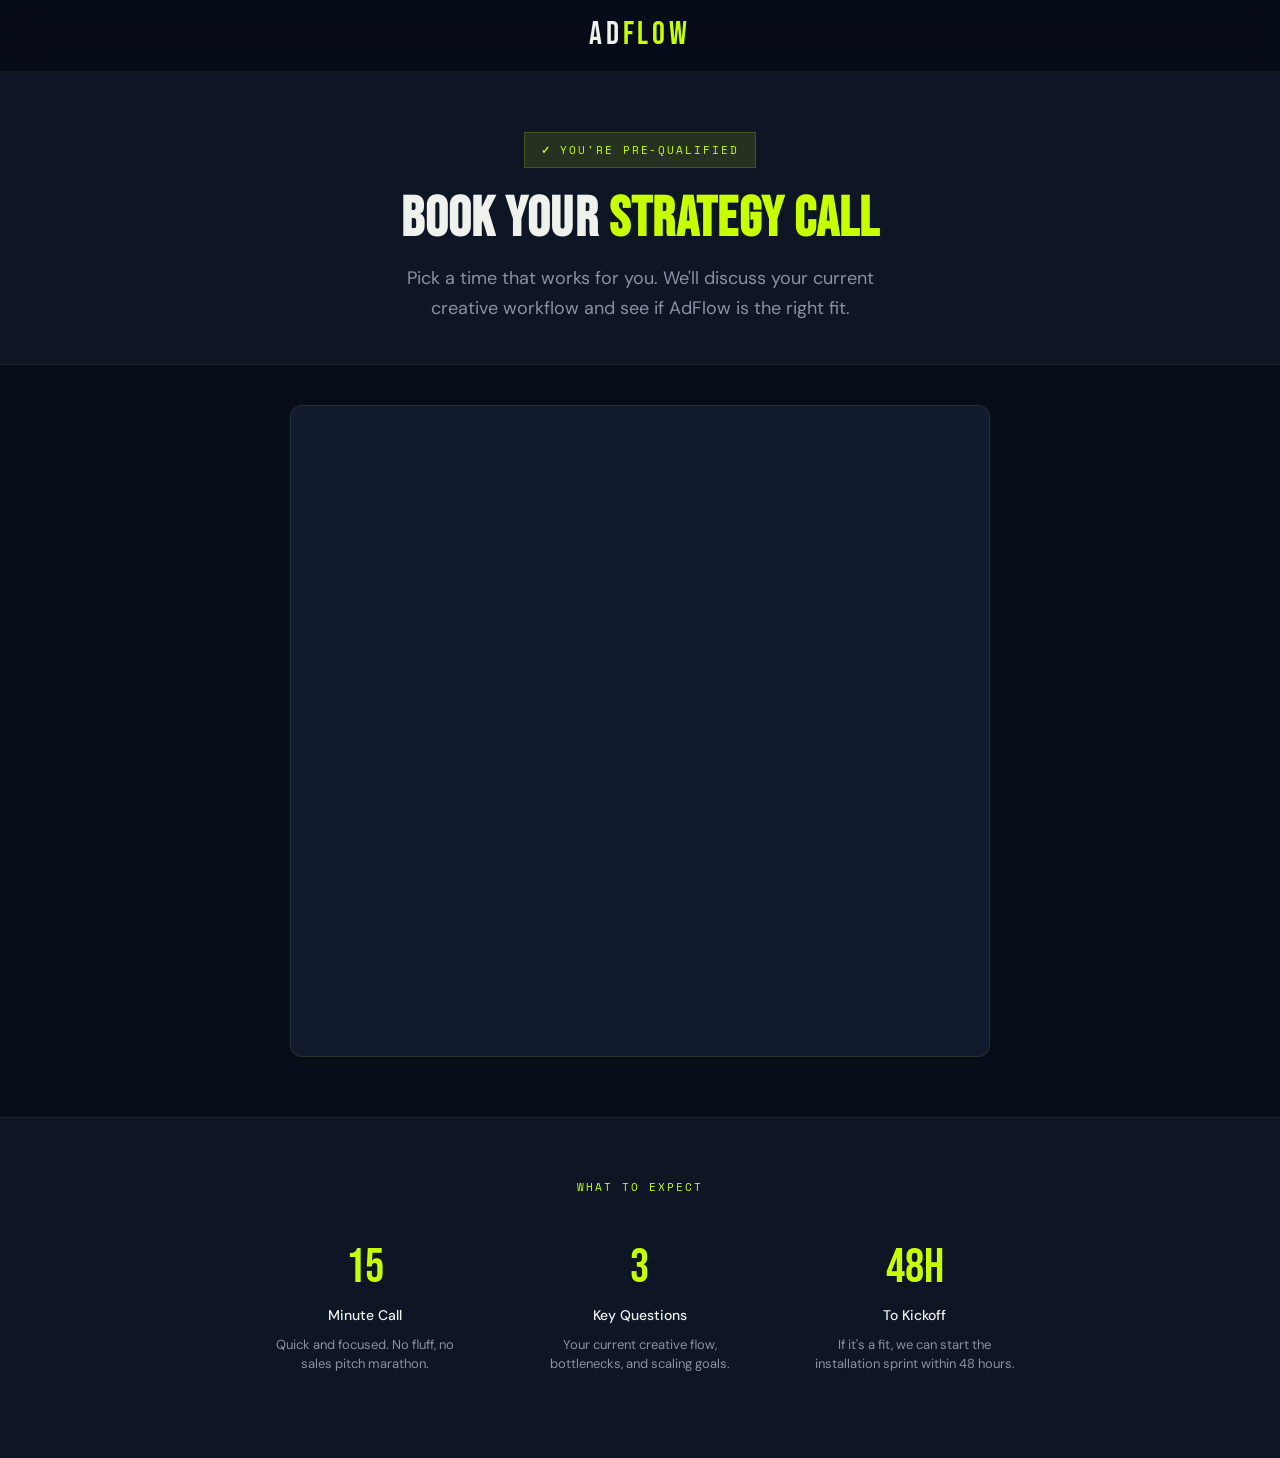
<file: book.html>
<!DOCTYPE html>
<html lang="en">
<head>
<meta charset="UTF-8">
<meta name="viewport" content="width=device-width, initial-scale=1.0">
<title>Book Your Call — AdFlow</title>

<!-- SEO & Social Meta -->
<meta name="description" content="Schedule your AdFlow strategy call. Let's discuss how we can install creative velocity infrastructure for your brand.">
<meta property="og:title" content="Book Your Call — AdFlow">
<meta property="og:description" content="Schedule your AdFlow strategy call.">
<meta property="og:type" content="website">
<meta property="og:url" content="https://www.tryadflow.co/book">

<!-- Favicon -->
<link rel="icon" type="image/svg+xml" href="data:image/svg+xml,%3Csvg xmlns='http://www.w3.org/2000/svg' viewBox='0 0 32 32'%3E%3Crect width='32' height='32' rx='6' fill='%23080D1A'/%3E%3Ctext x='4' y='24' font-family='system-ui' font-weight='700' font-size='20' fill='%23C8FF00'%3EA%3C/text%3E%3C/svg%3E">

<link rel="preconnect" href="https://fonts.googleapis.com">
<link rel="preconnect" href="https://fonts.gstatic.com" crossorigin>
<link href="https://fonts.googleapis.com/css2?family=Bebas+Neue&family=DM+Sans:ital,opsz,wght@0,9..40,300;0,9..40,400;0,9..40,500;0,9..40,700&family=Space+Mono:wght@400;700&display=swap" rel="stylesheet">

<style>
  :root {
    --navy: #080D1A;
    --navy-mid: #0E1525;
    --navy-card: #121A2E;
    --navy-light: #172035;
    --lime: #C8FF00;
    --lime-dim: rgba(200,255,0,0.12);
    --lime-border: rgba(200,255,0,0.18);
    --white: #EFF2EC;
    --muted: #5A6478;
    --muted-light: #8892A4;
  }

  *, *::before, *::after { box-sizing: border-box; margin: 0; padding: 0; }
  
  body {
    background: var(--navy);
    color: var(--white);
    font-family: 'DM Sans', sans-serif;
    font-size: 17px;
    line-height: 1.65;
    min-height: 100vh;
  }

  /* NAV */
  nav {
    position: fixed;
    top: 0; left: 0; right: 0; z-index: 100;
    padding: 0 40px;
    height: 72px;
    display: flex;
    align-items: center;
    justify-content: center;
    background: rgba(8,13,26,0.88);
    backdrop-filter: blur(14px);
    border-bottom: 1px solid rgba(200,255,0,0.08);
  }

  .logo {
    font-family: 'Bebas Neue', sans-serif;
    font-size: 32px;
    letter-spacing: 0.12em;
    color: var(--white);
    text-decoration: none;
  }
  .logo em { color: var(--lime); font-style: normal; }

  /* MAIN CONTENT */
  .book-page {
    min-height: 100vh;
    padding-top: 72px;
    display: flex;
    flex-direction: column;
  }

  .book-header {
    text-align: center;
    padding: 60px 24px 40px;
    background: var(--navy-mid);
    border-bottom: 1px solid rgba(200,255,0,0.08);
  }

  .book-badge {
    display: inline-flex;
    align-items: center;
    gap: 8px;
    font-family: 'Space Mono', monospace;
    font-size: 11px;
    letter-spacing: 0.18em;
    text-transform: uppercase;
    color: var(--lime);
    padding: 8px 16px;
    border: 1px solid var(--lime-border);
    background: var(--lime-dim);
    margin-bottom: 24px;
  }

  .book-badge::before {
    content: '✓';
    font-weight: bold;
  }

  .book-header h1 {
    font-family: 'Bebas Neue', sans-serif;
    font-size: clamp(36px, 5vw, 56px);
    line-height: 1;
    letter-spacing: 0.02em;
    text-transform: uppercase;
    margin-bottom: 16px;
  }

  .book-header h1 .lime { color: var(--lime); }

  .book-header p {
    font-size: 18px;
    color: var(--muted-light);
    max-width: 500px;
    margin: 0 auto;
  }

  /* CALENDAR CONTAINER */
  .calendar-section {
    flex: 1;
    display: flex;
    align-items: center;
    justify-content: center;
    padding: 40px 24px 60px;
  }

  .calendar-container {
    width: 100%;
    max-width: 700px;
    min-height: 650px;
    background: var(--navy-card);
    border: 1px solid rgba(200,255,0,0.1);
    border-radius: 12px;
    overflow: hidden;
    position: relative;
  }

  /* Koalendar widget styling */
  #inline-widget-meet-with-rodrigo-9 {
    width: 100%;
    min-height: 650px;
  }

  /* Placeholder when no calendar is embedded */
  .calendar-placeholder {
    position: absolute;
    inset: 0;
    display: flex;
    flex-direction: column;
    align-items: center;
    justify-content: center;
    text-align: center;
    padding: 40px;
  }

  .calendar-placeholder-icon {
    width: 64px;
    height: 64px;
    background: var(--lime-dim);
    border: 1px solid var(--lime-border);
    border-radius: 12px;
    display: flex;
    align-items: center;
    justify-content: center;
    margin-bottom: 24px;
  }

  .calendar-placeholder-icon svg {
    width: 32px;
    height: 32px;
    stroke: var(--lime);
    stroke-width: 1.5;
    fill: none;
  }

  .calendar-placeholder h3 {
    font-family: 'Bebas Neue', sans-serif;
    font-size: 28px;
    letter-spacing: 0.04em;
    text-transform: uppercase;
    margin-bottom: 12px;
  }

  .calendar-placeholder p {
    color: var(--muted-light);
    font-size: 15px;
    max-width: 320px;
  }

  /* Calendar embed styles */
  .calendar-container iframe {
    width: 100%;
    height: 100%;
    min-height: 650px;
    border: none;
  }

  /* WHAT TO EXPECT */
  .expect-section {
    background: var(--navy-mid);
    border-top: 1px solid rgba(200,255,0,0.08);
    padding: 60px 24px;
  }

  .expect-container {
    max-width: 800px;
    margin: 0 auto;
  }

  .expect-title {
    font-family: 'Space Mono', monospace;
    font-size: 11px;
    letter-spacing: 0.18em;
    text-transform: uppercase;
    color: var(--lime);
    margin-bottom: 24px;
    text-align: center;
  }

  .expect-grid {
    display: grid;
    grid-template-columns: repeat(3, 1fr);
    gap: 24px;
  }

  .expect-item {
    text-align: center;
    padding: 24px;
  }

  .expect-num {
    font-family: 'Bebas Neue', sans-serif;
    font-size: 48px;
    color: var(--lime);
    line-height: 1;
    margin-bottom: 12px;
  }

  .expect-label {
    font-size: 14px;
    color: var(--white);
    font-weight: 500;
    margin-bottom: 8px;
  }

  .expect-desc {
    font-size: 13px;
    color: var(--muted-light);
    line-height: 1.5;
  }

  @media (max-width: 640px) {
    nav { padding: 0 20px; }
    .book-header { padding: 48px 20px 32px; }
    .expect-grid { 
      grid-template-columns: 1fr; 
      gap: 16px;
    }
    .expect-item { 
      padding: 20px;
      border-bottom: 1px solid rgba(200,255,0,0.08);
    }
    .expect-item:last-child { border-bottom: none; }
  }
</style>
</head>
<body>

<!-- NAV -->
<nav>
  <a href="/" class="logo">Ad<em>Flow</em></a>
</nav>

<!-- BOOK PAGE -->
<div class="book-page">
  
  <div class="book-header">
    <div class="book-badge">You're Pre-Qualified</div>
    <h1>Book Your <span class="lime">Strategy Call</span></h1>
    <p>Pick a time that works for you. We'll discuss your current creative workflow and see if AdFlow is the right fit.</p>
  </div>

  <div class="calendar-section">
    <div class="calendar-container" id="calendarContainer">
      <!-- Koalendar Inline Embed -->
      <div id="inline-widget-meet-with-rodrigo-9"></div>
      <script>window.Koalendar=window.Koalendar||function(){(Koalendar.props=Koalendar.props||[]).push(arguments)};</script>
      <script async src="https://koalendar.com/assets/widget.js"></script>
      <script>Koalendar('inline', {"url":"https://koalendar.com/e/meet-with-rodrigo-9","selector":"#inline-widget-meet-with-rodrigo-9"});</script>
    </div>
  </div>

  <div class="expect-section">
    <div class="expect-container">
      <div class="expect-title">What to Expect</div>
      <div class="expect-grid">
        <div class="expect-item">
          <div class="expect-num">15</div>
          <div class="expect-label">Minute Call</div>
          <div class="expect-desc">Quick and focused. No fluff, no sales pitch marathon.</div>
        </div>
        <div class="expect-item">
          <div class="expect-num">3</div>
          <div class="expect-label">Key Questions</div>
          <div class="expect-desc">Your current creative flow, bottlenecks, and scaling goals.</div>
        </div>
        <div class="expect-item">
          <div class="expect-num">48h</div>
          <div class="expect-label">To Kickoff</div>
          <div class="expect-desc">If it's a fit, we can start the installation sprint within 48 hours.</div>
        </div>
      </div>
    </div>
  </div>

</div>

</body>
</html>
</file>
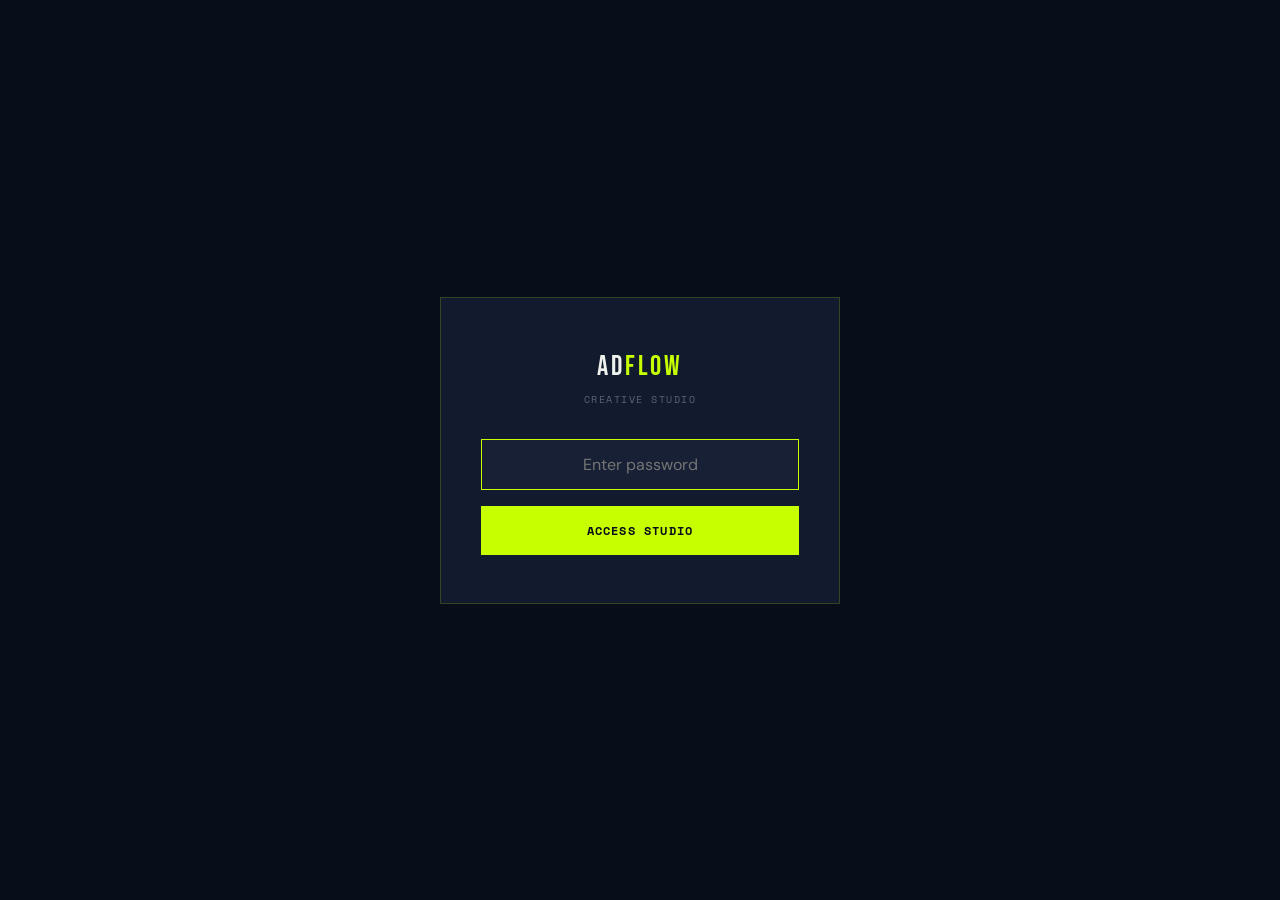
<file: campaign-builder.html>
<!DOCTYPE html>
<html lang="en">
<head>
<meta charset="UTF-8">
<meta name="viewport" content="width=device-width, initial-scale=1.0">
<title>AdFlow Campaign Builder</title>
<link rel="preconnect" href="https://fonts.googleapis.com">
<link rel="preconnect" href="https://fonts.gstatic.com" crossorigin>
<link href="https://fonts.googleapis.com/css2?family=Bebas+Neue&family=DM+Sans:wght@400;500;600;700&family=Space+Mono:wght@400;700&display=swap" rel="stylesheet">
<style>
:root {
  --navy: #080D1A;
  --navy-mid: #0E1525;
  --navy-card: #121A2E;
  --navy-light: #172035;
  --lime: #C8FF00;
  --lime-dim: rgba(200,255,0,0.12);
  --lime-border: rgba(200,255,0,0.18);
  --white: #EFF2EC;
  --muted: #5A6478;
  --muted-light: #8892A4;
  --danger: #ef4444;
  --success: #22c55e;
  --warning: #fbbf24;
}

* { box-sizing: border-box; margin: 0; padding: 0; }

body {
  background: var(--navy);
  color: var(--white);
  font-family: 'DM Sans', sans-serif;
  font-size: 14px;
  line-height: 1.5;
  min-height: 100vh;
}

/* Layout */
.app {
  min-height: 100vh;
  display: flex;
  flex-direction: column;
}

/* Header */
.header {
  background: var(--navy-mid);
  border-bottom: 1px solid var(--lime-border);
  padding: 16px 32px;
  display: flex;
  align-items: center;
  justify-content: space-between;
}

.header-left {
  display: flex;
  align-items: center;
  gap: 24px;
}

.logo {
  font-family: 'Bebas Neue', sans-serif;
  font-size: 24px;
  letter-spacing: 0.1em;
  text-decoration: none;
  color: var(--white);
}

.logo em { color: var(--lime); font-style: normal; }

.header-title {
  font-family: 'Space Mono', monospace;
  font-size: 12px;
  font-weight: 700;
  letter-spacing: 0.1em;
  text-transform: uppercase;
  color: var(--lime);
  padding-left: 24px;
  border-left: 1px solid var(--lime-border);
}

.header-right {
  display: flex;
  align-items: center;
  gap: 16px;
}

.brand-badge {
  background: var(--lime-dim);
  border: 1px solid var(--lime-border);
  padding: 8px 16px;
  font-size: 12px;
  display: flex;
  align-items: center;
  gap: 8px;
}

.brand-badge-dot {
  width: 8px;
  height: 8px;
  background: var(--lime);
  border-radius: 50%;
}

.btn-back {
  background: transparent;
  border: 1px solid var(--muted);
  color: var(--muted-light);
  font-family: 'Space Mono', monospace;
  font-size: 11px;
  padding: 8px 16px;
  cursor: pointer;
  text-decoration: none;
  transition: all 0.2s;
}

.btn-back:hover {
  border-color: var(--lime);
  color: var(--lime);
}

/* Main Content */
.main {
  flex: 1;
  display: flex;
}

/* Steps Sidebar */
.steps-sidebar {
  width: 280px;
  background: var(--navy-mid);
  border-right: 1px solid var(--lime-border);
  padding: 24px 0;
  flex-shrink: 0;
}

.step-item {
  display: flex;
  align-items: flex-start;
  gap: 16px;
  padding: 16px 24px;
  cursor: pointer;
  transition: all 0.2s;
  border-left: 3px solid transparent;
}

.step-item:hover {
  background: var(--navy-light);
}

.step-item.active {
  background: var(--lime-dim);
  border-left-color: var(--lime);
}

.step-item.completed .step-number {
  background: var(--success);
  color: var(--navy);
}

.step-item.locked {
  opacity: 0.5;
  cursor: not-allowed;
}

.step-number {
  width: 32px;
  height: 32px;
  background: var(--navy-light);
  border: 1px solid var(--lime-border);
  display: flex;
  align-items: center;
  justify-content: center;
  font-family: 'Space Mono', monospace;
  font-size: 14px;
  font-weight: 700;
  flex-shrink: 0;
}

.step-item.active .step-number {
  background: var(--lime);
  color: var(--navy);
  border-color: var(--lime);
}

.step-info { flex: 1; }

.step-title {
  font-family: 'Space Mono', monospace;
  font-size: 11px;
  font-weight: 700;
  letter-spacing: 0.05em;
  text-transform: uppercase;
  margin-bottom: 4px;
}

.step-item.active .step-title {
  color: var(--lime);
}

.step-desc {
  font-size: 12px;
  color: var(--muted);
}

.step-item.active .step-desc {
  color: var(--muted-light);
}

.step-status {
  font-size: 10px;
  color: var(--success);
  margin-top: 4px;
}

/* Content Area */
.content {
  flex: 1;
  padding: 32px;
  overflow-y: auto;
}

.step-content {
  display: none;
  max-width: 900px;
}

.step-content.active {
  display: block;
}

.content-header {
  margin-bottom: 32px;
}

.content-title {
  font-family: 'Bebas Neue', sans-serif;
  font-size: 32px;
  letter-spacing: 0.05em;
  margin-bottom: 8px;
}

.content-subtitle {
  color: var(--muted-light);
  font-size: 14px;
}

/* Cards */
.card {
  background: var(--navy-card);
  border: 1px solid var(--lime-border);
  padding: 24px;
  margin-bottom: 24px;
}

.card-title {
  font-family: 'Space Mono', monospace;
  font-size: 12px;
  font-weight: 700;
  letter-spacing: 0.1em;
  text-transform: uppercase;
  color: var(--lime);
  margin-bottom: 16px;
}

/* Upload Zone */
.upload-zone {
  border: 2px dashed var(--lime-border);
  padding: 48px;
  text-align: center;
  cursor: pointer;
  transition: all 0.2s;
  background: var(--navy-light);
}

.upload-zone:hover {
  border-color: var(--lime);
  background: var(--lime-dim);
}

.upload-zone.has-image {
  padding: 16px;
  border-style: solid;
}

.upload-icon {
  font-size: 48px;
  margin-bottom: 16px;
}

.upload-text {
  font-size: 14px;
  color: var(--muted-light);
  margin-bottom: 8px;
}

.upload-hint {
  font-size: 12px;
  color: var(--muted);
}

.upload-preview {
  max-width: 300px;
  max-height: 400px;
  margin: 0 auto;
}

.upload-preview img {
  max-width: 100%;
  max-height: 400px;
  object-fit: contain;
}

/* URL Input Alternative */
.url-input-group {
  margin-top: 24px;
  padding-top: 24px;
  border-top: 1px solid var(--lime-border);
}

.url-input-label {
  font-size: 12px;
  color: var(--muted);
  margin-bottom: 8px;
  display: block;
}

.url-input-row {
  display: flex;
  gap: 12px;
}

.form-input {
  flex: 1;
  background: var(--navy-light);
  border: 1px solid var(--lime-border);
  color: var(--white);
  font-family: 'DM Sans', sans-serif;
  font-size: 14px;
  padding: 12px 16px;
}

.form-input:focus {
  outline: none;
  border-color: var(--lime);
}

.form-select {
  background: var(--navy-light);
  border: 1px solid var(--lime-border);
  color: var(--white);
  font-family: 'DM Sans', sans-serif;
  font-size: 14px;
  padding: 12px 16px;
  cursor: pointer;
}

.form-select:focus {
  outline: none;
  border-color: var(--lime);
}

/* Buttons */
.btn {
  font-family: 'Space Mono', monospace;
  font-size: 11px;
  font-weight: 700;
  letter-spacing: 0.05em;
  text-transform: uppercase;
  padding: 12px 24px;
  border: none;
  cursor: pointer;
  transition: all 0.2s;
  display: inline-flex;
  align-items: center;
  gap: 8px;
}

.btn-primary {
  background: var(--lime);
  color: var(--navy);
}

.btn-primary:hover {
  background: var(--white);
}

.btn-primary:disabled {
  opacity: 0.5;
  cursor: not-allowed;
}

.btn-secondary {
  background: transparent;
  border: 1px solid var(--muted);
  color: var(--muted-light);
}

.btn-secondary:hover {
  border-color: var(--lime);
  color: var(--lime);
}

.btn-large {
  padding: 16px 32px;
  font-size: 12px;
}

/* Assets Grid */
.assets-grid {
  display: grid;
  grid-template-columns: repeat(auto-fill, minmax(140px, 1fr));
  gap: 16px;
}

.asset-card {
  background: var(--navy-light);
  border: 2px solid transparent;
  cursor: pointer;
  transition: all 0.2s;
  overflow: hidden;
}

.asset-card:hover {
  border-color: var(--lime-border);
}

.asset-card.selected {
  border-color: var(--lime);
  box-shadow: 0 0 0 2px var(--lime-dim);
}

.asset-card img {
  width: 100%;
  aspect-ratio: 1;
  object-fit: cover;
}

.asset-card-name {
  padding: 8px;
  font-size: 11px;
  text-align: center;
  white-space: nowrap;
  overflow: hidden;
  text-overflow: ellipsis;
}

/* Profiles */
.profiles-section {
  margin-top: 24px;
}

.profiles-header {
  display: flex;
  align-items: center;
  justify-content: space-between;
  margin-bottom: 16px;
}

.profiles-count {
  font-family: 'Space Mono', monospace;
  font-size: 12px;
  color: var(--muted);
}

.profiles-grid {
  display: grid;
  grid-template-columns: repeat(auto-fill, minmax(280px, 1fr));
  gap: 16px;
}

.profile-card {
  background: var(--navy-light);
  border: 2px solid transparent;
  padding: 16px;
  cursor: pointer;
  transition: all 0.2s;
}

.profile-card:hover {
  border-color: var(--lime-border);
}

.profile-card.selected {
  border-color: var(--lime);
  background: var(--lime-dim);
}

.profile-header {
  display: flex;
  align-items: center;
  justify-content: space-between;
  margin-bottom: 12px;
}

.profile-name {
  font-family: 'Space Mono', monospace;
  font-size: 11px;
  font-weight: 700;
  letter-spacing: 0.05em;
  text-transform: uppercase;
}

.profile-card.selected .profile-name {
  color: var(--lime);
}

.profile-checkbox {
  width: 20px;
  height: 20px;
  border: 2px solid var(--muted);
  display: flex;
  align-items: center;
  justify-content: center;
  font-size: 14px;
}

.profile-card.selected .profile-checkbox {
  background: var(--lime);
  border-color: var(--lime);
  color: var(--navy);
}

.profile-field {
  margin-bottom: 8px;
}

.profile-field-label {
  font-size: 9px;
  color: var(--muted);
  text-transform: uppercase;
  letter-spacing: 0.05em;
}

.profile-field-value {
  font-size: 12px;
  color: var(--white);
}

/* Config Form */
.config-grid {
  display: grid;
  grid-template-columns: repeat(3, 1fr);
  gap: 24px;
}

.config-item {
  background: var(--navy-light);
  padding: 20px;
  text-align: center;
}

.config-label {
  font-family: 'Space Mono', monospace;
  font-size: 10px;
  font-weight: 700;
  letter-spacing: 0.1em;
  text-transform: uppercase;
  color: var(--muted);
  margin-bottom: 12px;
}

.config-value {
  font-family: 'Space Mono', monospace;
  font-size: 32px;
  font-weight: 700;
  color: var(--lime);
  margin-bottom: 12px;
}

.config-select {
  width: 100%;
  background: var(--navy-card);
  border: 1px solid var(--lime-border);
  color: var(--white);
  font-family: 'DM Sans', sans-serif;
  font-size: 14px;
  padding: 10px;
  text-align: center;
}

/* Plan Preview */
.plan-summary {
  background: var(--lime-dim);
  border: 1px solid var(--lime-border);
  padding: 24px;
  margin-bottom: 24px;
  display: grid;
  grid-template-columns: repeat(4, 1fr);
  gap: 24px;
  text-align: center;
}

.plan-stat-value {
  font-family: 'Space Mono', monospace;
  font-size: 28px;
  font-weight: 700;
  color: var(--lime);
}

.plan-stat-label {
  font-size: 11px;
  color: var(--muted-light);
  text-transform: uppercase;
  letter-spacing: 0.05em;
}

.plan-grid {
  display: grid;
  grid-template-columns: repeat(auto-fill, minmax(250px, 1fr));
  gap: 12px;
  max-height: 400px;
  overflow-y: auto;
  padding: 4px;
}

.plan-item {
  background: var(--navy-light);
  border: 1px solid var(--lime-border);
  padding: 12px 16px;
  display: flex;
  align-items: center;
  gap: 12px;
}

.plan-item-number {
  width: 28px;
  height: 28px;
  background: var(--navy-card);
  border: 1px solid var(--lime-border);
  display: flex;
  align-items: center;
  justify-content: center;
  font-family: 'Space Mono', monospace;
  font-size: 11px;
  font-weight: 700;
  flex-shrink: 0;
}

.plan-item-info { flex: 1; min-width: 0; }

.plan-item-profile {
  font-size: 12px;
  font-weight: 600;
  white-space: nowrap;
  overflow: hidden;
  text-overflow: ellipsis;
}

.plan-item-angle {
  font-size: 10px;
  color: var(--muted);
  white-space: nowrap;
  overflow: hidden;
  text-overflow: ellipsis;
}

/* Generation Progress */
.generation-header {
  display: flex;
  align-items: center;
  justify-content: space-between;
  margin-bottom: 24px;
}

.generation-stats {
  display: flex;
  gap: 24px;
}

.gen-stat {
  text-align: center;
}

.gen-stat-value {
  font-family: 'Space Mono', monospace;
  font-size: 24px;
  font-weight: 700;
}

.gen-stat-value.success { color: var(--success); }
.gen-stat-value.pending { color: var(--warning); }
.gen-stat-value.error { color: var(--danger); }

.gen-stat-label {
  font-size: 10px;
  color: var(--muted);
  text-transform: uppercase;
}

.progress-bar {
  height: 8px;
  background: var(--navy-light);
  margin-bottom: 24px;
  overflow: hidden;
}

.progress-fill {
  height: 100%;
  background: var(--lime);
  transition: width 0.3s;
}

.results-grid {
  display: grid;
  grid-template-columns: repeat(auto-fill, minmax(200px, 1fr));
  gap: 16px;
}

.result-card {
  background: var(--navy-light);
  border: 1px solid var(--lime-border);
  overflow: hidden;
  position: relative;
}

.result-card.generating {
  border-color: var(--warning);
}

.result-card.success {
  border-color: var(--success);
}

.result-card.error {
  border-color: var(--danger);
}

.result-image {
  width: 100%;
  aspect-ratio: 1;
  object-fit: cover;
  display: block;
}

.result-placeholder {
  width: 100%;
  aspect-ratio: 1;
  display: flex;
  align-items: center;
  justify-content: center;
  background: var(--navy-card);
}

.result-spinner {
  width: 32px;
  height: 32px;
  border: 3px solid var(--navy-light);
  border-top-color: var(--lime);
  border-radius: 50%;
  animation: spin 1s linear infinite;
}

@keyframes spin {
  to { transform: rotate(360deg); }
}

.result-error-icon {
  font-size: 32px;
  color: var(--danger);
}

.result-info {
  padding: 12px;
}

.result-profile {
  font-size: 11px;
  font-weight: 600;
  white-space: nowrap;
  overflow: hidden;
  text-overflow: ellipsis;
}

.result-status {
  font-size: 10px;
  color: var(--muted);
}

.result-actions {
  position: absolute;
  top: 8px;
  right: 8px;
  display: flex;
  gap: 4px;
  opacity: 0;
  transition: opacity 0.2s;
}

.result-card:hover .result-actions {
  opacity: 1;
}

.result-action {
  width: 28px;
  height: 28px;
  background: var(--navy);
  border: 1px solid var(--lime-border);
  color: var(--white);
  display: flex;
  align-items: center;
  justify-content: center;
  cursor: pointer;
  font-size: 12px;
}

.result-action:hover {
  background: var(--lime);
  color: var(--navy);
}

/* Navigation Buttons */
.step-nav {
  display: flex;
  justify-content: space-between;
  margin-top: 32px;
  padding-top: 24px;
  border-top: 1px solid var(--lime-border);
}

/* Toast */
.toast {
  position: fixed;
  bottom: 24px;
  right: 24px;
  background: var(--lime);
  color: var(--navy);
  font-family: 'Space Mono', monospace;
  font-size: 12px;
  font-weight: 700;
  padding: 14px 24px;
  transform: translateY(100px);
  opacity: 0;
  transition: all 0.3s;
  z-index: 2000;
}

.toast.show {
  transform: translateY(0);
  opacity: 1;
}

/* Empty State */
.empty-state {
  text-align: center;
  padding: 48px;
  color: var(--muted);
}

.empty-icon {
  font-size: 48px;
  margin-bottom: 16px;
}

/* Responsive */
@media (max-width: 1024px) {
  .steps-sidebar { width: 220px; }
  .config-grid { grid-template-columns: 1fr; }
  .plan-summary { grid-template-columns: repeat(2, 1fr); }
}

@media (max-width: 768px) {
  .header { padding: 12px 16px; }
  .header-title { display: none; }
  .main { flex-direction: column; }
  .steps-sidebar { 
    width: 100%; 
    border-right: none; 
    border-bottom: 1px solid var(--lime-border);
    padding: 12px 0;
    display: flex;
    overflow-x: auto;
  }
  .step-item { 
    flex-direction: column; 
    align-items: center; 
    padding: 12px 16px;
    min-width: 80px;
    border-left: none;
    border-bottom: 3px solid transparent;
  }
  .step-item.active { border-bottom-color: var(--lime); }
  .step-desc { display: none; }
  .content { padding: 16px; }
}
</style>
</head>
<body>

<div class="app">
  <!-- Header -->
  <header class="header">
    <div class="header-left">
      <a href="/creative-studio.html" class="logo">Ad<em>Flow</em></a>
      <span class="header-title">Campaign Builder</span>
    </div>
    <div class="header-right">
      <div class="brand-badge" id="brandBadge">
        <span class="brand-badge-dot"></span>
        <span id="brandName">Loading...</span>
      </div>
      <a href="/creative-studio.html" class="btn-back">← Back to Studio</a>
    </div>
  </header>

  <div class="main">
    <!-- Steps Sidebar -->
    <aside class="steps-sidebar">
      <div class="step-item active" data-step="1" onclick="goToStep(1)">
        <div class="step-number">1</div>
        <div class="step-info">
          <div class="step-title">Reference Ad</div>
          <div class="step-desc">Upload winning ad template</div>
          <div class="step-status" id="step1Status"></div>
        </div>
      </div>
      <div class="step-item locked" data-step="2" onclick="goToStep(2)">
        <div class="step-number">2</div>
        <div class="step-info">
          <div class="step-title">Product</div>
          <div class="step-desc">Select product image</div>
          <div class="step-status" id="step2Status"></div>
        </div>
      </div>
      <div class="step-item locked" data-step="3" onclick="goToStep(3)">
        <div class="step-number">3</div>
        <div class="step-info">
          <div class="step-title">Profiles</div>
          <div class="step-desc">Select customer profiles</div>
          <div class="step-status" id="step3Status"></div>
        </div>
      </div>
      <div class="step-item locked" data-step="4" onclick="goToStep(4)">
        <div class="step-number">4</div>
        <div class="step-info">
          <div class="step-title">Configure</div>
          <div class="step-desc">Set output options</div>
          <div class="step-status" id="step4Status"></div>
        </div>
      </div>
      <div class="step-item locked" data-step="5" onclick="goToStep(5)">
        <div class="step-number">5</div>
        <div class="step-info">
          <div class="step-title">Preview</div>
          <div class="step-desc">Review generation plan</div>
        </div>
      </div>
      <div class="step-item locked" data-step="6" onclick="goToStep(6)">
        <div class="step-number">6</div>
        <div class="step-info">
          <div class="step-title">Generate</div>
          <div class="step-desc">Create your ads</div>
        </div>
      </div>
    </aside>

    <!-- Content Area -->
    <main class="content">
      
      <!-- Step 1: Reference Ad -->
      <div class="step-content active" id="step1">
        <div class="content-header">
          <h1 class="content-title">Upload Reference Ad</h1>
          <p class="content-subtitle">Upload a winning ad that you want to use as a template. The AI will recreate this layout and style with your brand.</p>
        </div>

        <div class="card">
          <div class="card-title">Winning Ad Reference</div>
          <div class="upload-zone" id="referenceUpload" onclick="document.getElementById('referenceFile').click()">
            <div class="upload-icon">📤</div>
            <div class="upload-text">Click to upload or drag & drop</div>
            <div class="upload-hint">PNG, JPG up to 10MB • From Creative OS, Foreplay, Meta Ad Library</div>
          </div>
          <input type="file" id="referenceFile" accept="image/*" style="display: none;" onchange="handleReferenceUpload(event)">
          
          <div class="url-input-group">
            <label class="url-input-label">Or paste image URL:</label>
            <div class="url-input-row">
              <input type="text" class="form-input" id="referenceUrl" placeholder="https://...">
              <button class="btn btn-secondary" onclick="loadReferenceUrl()">Load</button>
            </div>
          </div>
        </div>

        <div class="step-nav">
          <div></div>
          <button class="btn btn-primary btn-large" onclick="nextStep()" id="step1Next" disabled>
            Continue to Product →
          </button>
        </div>
      </div>

      <!-- Step 2: Product Selection -->
      <div class="step-content" id="step2">
        <div class="content-header">
          <h1 class="content-title">Select Product Image</h1>
          <p class="content-subtitle">Choose the product image that will appear in your generated ads.</p>
        </div>

        <div class="card">
          <div class="card-title">Product Assets</div>
          <div class="assets-grid" id="productAssetsGrid">
            <div class="empty-state">
              <div class="empty-icon">📦</div>
              <div>No product assets found. Add products in Brand Assets first.</div>
            </div>
          </div>
        </div>

        <div class="step-nav">
          <button class="btn btn-secondary" onclick="prevStep()">← Back</button>
          <button class="btn btn-primary btn-large" onclick="nextStep()" id="step2Next" disabled>
            Continue to Profiles →
          </button>
        </div>
      </div>

      <!-- Step 3: Profile Selection -->
      <div class="step-content" id="step3">
        <div class="content-header">
          <h1 class="content-title">Select Customer Profiles</h1>
          <p class="content-subtitle">Choose which customer profiles to target. Each profile will generate ads with different messaging angles.</p>
        </div>

        <!-- Generate Profiles Card -->
        <div class="card" id="generateProfilesCard">
          <div class="card-title">Generate Customer Profiles</div>
          <p style="color: var(--muted-light); margin-bottom: 16px;">
            Describe your product so AI can create targeted customer profiles with unique pain points, desires, and messaging angles.
          </p>
          
          <div style="margin-bottom: 16px;">
            <label style="display: block; font-size: 11px; font-weight: 600; letter-spacing: 0.05em; text-transform: uppercase; color: var(--muted-light); margin-bottom: 8px;">
              What are you selling?
            </label>
            <textarea 
              id="productDescription" 
              class="form-input" 
              rows="3" 
              placeholder="Ej: Botas tácticas para trabajo de campo, $2,500 MXN. Target: obreros, trabajadores de construcción, seguridad privada. Diferenciador: resistencia extrema y comodidad para jornadas de 12+ horas."
              style="width: 100%; resize: vertical;"
            ></textarea>
          </div>
          
          <div style="display: flex; gap: 12px; align-items: center; flex-wrap: wrap;">
            <button class="btn btn-primary" onclick="generateProfiles()" id="generateProfilesBtn">
              <svg width="16" height="16" viewBox="0 0 24 24" fill="none" stroke="currentColor" stroke-width="2" style="margin-right: 8px;">
                <path d="M12 3v18M3 12h18"/>
              </svg>
              Generate 6 Profiles
            </button>
            <div id="generateStatus" style="font-size: 12px; color: var(--muted);"></div>
          </div>
        </div>

        <div class="card">
          <div class="card-title">Available Profiles</div>
          
          <div style="display: flex; gap: 12px; margin-bottom: 16px;">
            <button class="btn btn-secondary" onclick="selectAllProfiles()">Select All</button>
            <button class="btn btn-secondary" onclick="deselectAllProfiles()">Deselect All</button>
            <button class="btn btn-secondary" onclick="generateProfiles()" style="margin-left: auto;">
              <svg width="14" height="14" viewBox="0 0 24 24" fill="none" stroke="currentColor" stroke-width="2" style="margin-right: 6px;">
                <path d="M21 12a9 9 0 1 1-9-9"/>
                <path d="M21 3v9h-9"/>
              </svg>
              Regenerate
            </button>
          </div>

          <div class="profiles-grid" id="profilesGrid">
            <div class="empty-state">
              <div class="empty-icon">
                <svg width="48" height="48" viewBox="0 0 24 24" fill="none" stroke="var(--muted)" stroke-width="1.5">
                  <circle cx="12" cy="8" r="4"/>
                  <path d="M4 20c0-4 4-6 8-6s8 2 8 6"/>
                </svg>
              </div>
              <div>No profiles yet. Click "Generate with AI" above to create customer profiles.</div>
            </div>
          </div>
        </div>

        <div class="step-nav">
          <button class="btn btn-secondary" onclick="prevStep()">← Back</button>
          <button class="btn btn-primary btn-large" onclick="nextStep()" id="step3Next" disabled>
            Continue to Configure →
          </button>
        </div>
      </div>

      <!-- Step 4: Configuration -->
      <div class="step-content" id="step4">
        <div class="content-header">
          <h1 class="content-title">Configure Output</h1>
          <p class="content-subtitle">Set how many ads to generate and the output format.</p>
        </div>

        <div class="card">
          <div class="card-title">Generation Settings</div>
          
          <div class="config-grid">
            <div class="config-item">
              <div class="config-label">Ads Per Profile</div>
              <div class="config-value" id="adsPerProfileValue">1</div>
              <select class="config-select" id="adsPerProfile" onchange="updateConfig()">
                <option value="1">1 ad each</option>
                <option value="2">2 ads each</option>
                <option value="3">3 ads each</option>
              </select>
            </div>
            <div class="config-item">
              <div class="config-label">Aspect Ratio</div>
              <div class="config-value" id="aspectRatioValue">4:5</div>
              <select class="config-select" id="aspectRatio" onchange="updateConfig()">
                <option value="1:1">1:1 (Square)</option>
                <option value="4:5" selected>4:5 (Facebook)</option>
                <option value="9:16">9:16 (Stories)</option>
              </select>
            </div>
            <div class="config-item">
              <div class="config-label">Total Ads</div>
              <div class="config-value" id="totalAdsValue">0</div>
              <div style="font-size: 11px; color: var(--muted);">
                <span id="profileCount">0</span> profiles × <span id="adsCount">1</span> ads
              </div>
            </div>
          </div>
        </div>

        <div class="card">
          <div class="card-title">Optional Settings</div>
          <div style="display: grid; grid-template-columns: 1fr 1fr; gap: 16px;">
            <div>
              <label class="url-input-label">Ad Language</label>
              <select class="form-select" id="adLanguage" style="width: 100%;" onchange="updateConfig()">
                <option value="es" selected>Español</option>
                <option value="en">English</option>
                <option value="pt">Português</option>
                <option value="fr">Français</option>
              </select>
            </div>
            <div>
              <label class="url-input-label">Visual Style</label>
              <select class="form-select" id="visualStyle" style="width: 100%;">
                <option value="match">Match Reference Ad</option>
                <option value="ugc">UGC / Authentic</option>
                <option value="premium">Premium / Polished</option>
                <option value="minimal">Minimal / Clean</option>
                <option value="bold">Bold / High Contrast</option>
              </select>
            </div>
            <div>
              <label class="url-input-label">Custom CTA (optional)</label>
              <input type="text" class="form-input" id="customCta" placeholder="Ej: Comprar Ahora, Ver Más">
            </div>
          </div>
        </div>

        <div class="step-nav">
          <button class="btn btn-secondary" onclick="prevStep()">← Back</button>
          <button class="btn btn-primary btn-large" onclick="nextStep()">
            Preview Plan →
          </button>
        </div>
      </div>

      <!-- Step 5: Preview Plan -->
      <div class="step-content" id="step5">
        <div class="content-header">
          <h1 class="content-title">Preview Generation Plan</h1>
          <p class="content-subtitle">Review what will be generated before starting.</p>
        </div>

        <div class="plan-summary">
          <div>
            <div class="plan-stat-value" id="planTotalAds">0</div>
            <div class="plan-stat-label">Total Ads</div>
          </div>
          <div>
            <div class="plan-stat-value" id="planProfiles">0</div>
            <div class="plan-stat-label">Profiles</div>
          </div>
          <div>
            <div class="plan-stat-value" id="planPerProfile">1</div>
            <div class="plan-stat-label">Per Profile</div>
          </div>
          <div>
            <div class="plan-stat-value" id="planEstTime">~2 min</div>
            <div class="plan-stat-label">Est. Time</div>
          </div>
        </div>

        <div class="card">
          <div class="card-title">Generation Queue</div>
          <div class="plan-grid" id="planGrid"></div>
        </div>

        <div class="step-nav">
          <button class="btn btn-secondary" onclick="prevStep()">← Back</button>
          <button class="btn btn-primary btn-large" onclick="startGeneration()">
            🚀 Generate <span id="generateCount">0</span> Ads
          </button>
        </div>
      </div>

      <!-- Step 6: Generation -->
      <div class="step-content" id="step6">
        <div class="content-header">
          <h1 class="content-title">Generating Ads</h1>
          <p class="content-subtitle" id="generationStatus">Starting generation...</p>
        </div>

        <div class="generation-header">
          <div class="generation-stats">
            <div class="gen-stat">
              <div class="gen-stat-value success" id="successCount">0</div>
              <div class="gen-stat-label">Completed</div>
            </div>
            <div class="gen-stat">
              <div class="gen-stat-value pending" id="pendingCount">0</div>
              <div class="gen-stat-label">In Progress</div>
            </div>
            <div class="gen-stat">
              <div class="gen-stat-value error" id="errorCount">0</div>
              <div class="gen-stat-label">Failed</div>
            </div>
          </div>
          <div>
            <button class="btn btn-secondary" id="downloadAllBtn" onclick="downloadAll()" disabled>📥 Download All</button>
          </div>
        </div>

        <div class="progress-bar">
          <div class="progress-fill" id="progressFill" style="width: 0%"></div>
        </div>

        <div class="results-grid" id="resultsGrid"></div>

        <div class="step-nav" style="margin-top: 32px;">
          <button class="btn btn-secondary" onclick="window.location.href='/creative-studio.html'">← Back to Studio</button>
          <button class="btn btn-primary btn-large" onclick="startNewCampaign()">🔄 New Campaign</button>
        </div>
      </div>

    </main>
  </div>
</div>

<div class="toast" id="toast"></div>

<script>
// ============ CONFIG ============
const SUPABASE_URL = 'https://ykmdpxtnmqkfcscmmjfv.supabase.co';
const SUPABASE_KEY = 'eyJhbGciOiJIUzI1NiIsInR5cCI6IkpXVCJ9.eyJpc3MiOiJzdXBhYmFzZSIsInJlZiI6InlrbWRweHRubXFrZmNzY21tamZ2Iiwicm9sZSI6ImFub24iLCJpYXQiOjE3NzE2MDc0OTMsImV4cCI6MjA4NzE4MzQ5M30.EfvqLYzRdNitCpqrYlrytYwcry6T1CuGUgGzE4ZXU7Q';
const GENERATE_API = '/api/generate';
const COMPOSE_API = '/api/prompt/compose';

// ============ STATE ============
let currentStep = 1;
let currentBrand = null;
let assets = [];
let profiles = [];

// Campaign state
let referenceImageUrl = null;
let selectedProductId = null;
let selectedProductUrl = null;
let selectedProfiles = [];
let config = {
  adsPerProfile: 1,
  aspectRatio: '4:5',
  customCta: '',
  visualStyle: 'match',
  language: 'es'
};

// Generation state
let generationPlan = [];
let generationResults = [];
let isGenerating = false;

// ============ INIT ============
document.addEventListener('DOMContentLoaded', init);

async function init() {
  // Check auth
  if (sessionStorage.getItem('adflow_studio') !== 'true') {
    window.location.href = '/creative-studio.html';
    return;
  }
  
  // Get brand from URL or session (optional now)
  const urlParams = new URLSearchParams(window.location.search);
  const brandId = urlParams.get('brand') || sessionStorage.getItem('adflow_brand');
  
  if (brandId) {
    await loadBrand(brandId);
    await loadAssets();
    await loadProfiles();
  } else {
    // No brand - still allow usage, just with local data
    document.getElementById('brandName').textContent = 'New Campaign';
    console.log('No brand selected - running in standalone mode');
  }
}

async function loadBrand(brandId) {
  try {
    const res = await fetch(`${SUPABASE_URL}/rest/v1/brands?id=eq.${brandId}`, {
      headers: {
        'apikey': SUPABASE_KEY,
        'Authorization': `Bearer ${SUPABASE_KEY}`
      }
    });
    const data = await res.json();
    if (data.length > 0) {
      currentBrand = data[0];
      document.getElementById('brandName').textContent = currentBrand.name;
      sessionStorage.setItem('adflow_brand', brandId);
    }
  } catch (err) {
    console.error('Error loading brand:', err);
  }
}

async function loadAssets() {
  if (!currentBrand) return;
  
  try {
    const res = await fetch(`${SUPABASE_URL}/rest/v1/brand_assets?brand_id=eq.${currentBrand.id}&category=eq.product&order=created_at.desc`, {
      headers: {
        'apikey': SUPABASE_KEY,
        'Authorization': `Bearer ${SUPABASE_KEY}`
      }
    });
    assets = await res.json();
    renderProductAssets();
  } catch (err) {
    console.error('Error loading assets:', err);
  }
}

async function loadProfiles() {
  if (!currentBrand) return;
  
  try {
    const res = await fetch(`${SUPABASE_URL}/rest/v1/brand_intelligence?brand_id=eq.${currentBrand.id}&order=created_at.desc`, {
      headers: {
        'apikey': SUPABASE_KEY,
        'Authorization': `Bearer ${SUPABASE_KEY}`
      }
    });
    profiles = await res.json();
    renderProfiles();
  } catch (err) {
    console.error('Error loading profiles:', err);
  }
}

// ============ STEP NAVIGATION ============
function goToStep(step) {
  const stepEl = document.querySelector(`.step-item[data-step="${step}"]`);
  if (stepEl.classList.contains('locked')) return;
  
  currentStep = step;
  updateStepUI();
}

function nextStep() {
  if (currentStep < 6) {
    // Unlock next step
    const nextStepEl = document.querySelector(`.step-item[data-step="${currentStep + 1}"]`);
    nextStepEl.classList.remove('locked');
    
    // Mark current as completed
    const currentStepEl = document.querySelector(`.step-item[data-step="${currentStep}"]`);
    currentStepEl.classList.add('completed');
    
    currentStep++;
    updateStepUI();
    
    // Special handling for step 5 (preview)
    if (currentStep === 5) {
      buildPlan();
    }
  }
}

function prevStep() {
  if (currentStep > 1) {
    currentStep--;
    updateStepUI();
  }
}

function updateStepUI() {
  // Update step items
  document.querySelectorAll('.step-item').forEach(el => {
    el.classList.remove('active');
  });
  document.querySelector(`.step-item[data-step="${currentStep}"]`).classList.add('active');
  
  // Update content
  document.querySelectorAll('.step-content').forEach(el => {
    el.classList.remove('active');
  });
  document.getElementById(`step${currentStep}`).classList.add('active');
  
  // Scroll to top
  document.querySelector('.content').scrollTop = 0;
}

// ============ STEP 1: REFERENCE AD ============
function handleReferenceUpload(event) {
  const file = event.target.files[0];
  if (!file) return;
  
  const reader = new FileReader();
  reader.onload = function(e) {
    setReferenceImage(e.target.result);
  };
  reader.readAsDataURL(file);
}

function loadReferenceUrl() {
  const url = document.getElementById('referenceUrl').value.trim();
  if (!url) {
    showToast('Please enter a URL');
    return;
  }
  setReferenceImage(url);
}

function setReferenceImage(url) {
  referenceImageUrl = url;
  
  const uploadZone = document.getElementById('referenceUpload');
  uploadZone.classList.add('has-image');
  uploadZone.innerHTML = `
    <div class="upload-preview">
      <img src="${url}" alt="Reference Ad">
    </div>
    <div style="margin-top: 12px;">
      <button class="btn btn-secondary" onclick="clearReference(event)">Change Image</button>
    </div>
  `;
  
  document.getElementById('step1Next').disabled = false;
  document.getElementById('step1Status').textContent = '✓ Reference uploaded';
  showToast('Reference ad loaded!');
}

function clearReference(event) {
  event.stopPropagation();
  referenceImageUrl = null;
  
  const uploadZone = document.getElementById('referenceUpload');
  uploadZone.classList.remove('has-image');
  uploadZone.innerHTML = `
    <div class="upload-icon">📤</div>
    <div class="upload-text">Click to upload or drag & drop</div>
    <div class="upload-hint">PNG, JPG up to 10MB • From Creative OS, Foreplay, Meta Ad Library</div>
  `;
  
  document.getElementById('step1Next').disabled = true;
  document.getElementById('step1Status').textContent = '';
}

// ============ STEP 2: PRODUCT SELECTION ============
function renderProductAssets() {
  const grid = document.getElementById('productAssetsGrid');
  
  if (assets.length === 0) {
    grid.innerHTML = `
      <div class="empty-state" style="grid-column: 1 / -1;">
        <div class="empty-icon">📦</div>
        <div>No product assets found.</div>
        <a href="/creative-studio.html" class="btn btn-secondary" style="margin-top: 16px;">Add Products in Studio</a>
      </div>
    `;
    return;
  }
  
  grid.innerHTML = assets.map(a => `
    <div class="asset-card ${selectedProductId === a.id ? 'selected' : ''}" onclick="selectProduct('${a.id}', '${a.file_url}', this)">
      <img src="${a.file_url}" alt="${escapeHtml(a.name)}" loading="lazy">
      <div class="asset-card-name">${escapeHtml(a.name)}</div>
    </div>
  `).join('');
}

function selectProduct(id, url, element) {
  selectedProductId = id;
  selectedProductUrl = url;
  
  document.querySelectorAll('#productAssetsGrid .asset-card').forEach(el => {
    el.classList.remove('selected');
  });
  if (element) element.classList.add('selected');
  
  document.getElementById('step2Next').disabled = false;
  document.getElementById('step2Status').textContent = '✓ Product selected';
}

// ============ STEP 3: PROFILE SELECTION ============
async function generateProfiles() {
  const btn = document.getElementById('generateProfilesBtn');
  const status = document.getElementById('generateStatus');
  const productDescInput = document.getElementById('productDescription');
  
  // Get product description from textarea
  const productDescription = productDescInput?.value?.trim() || '';
  
  if (!productDescription && !currentBrand?.description) {
    showToast('Please describe your product first');
    productDescInput?.focus();
    return;
  }
  
  // Get brand name - use currentBrand or extract from description
  const brandName = currentBrand?.name || 'Product';
  
  // Build context from description + any existing brand info
  let productContext = productDescription || currentBrand?.description || '';
  
  btn.disabled = true;
  btn.innerHTML = `
    <svg class="spinner" width="16" height="16" viewBox="0 0 24 24" fill="none" stroke="currentColor" stroke-width="2" style="margin-right: 8px; animation: spin 1s linear infinite;">
      <circle cx="12" cy="12" r="10" stroke-opacity="0.25"/>
      <path d="M12 2a10 10 0 0 1 10 10" stroke-linecap="round"/>
    </svg>
    Generating...
  `;
  status.textContent = 'AI is analyzing your product and creating profiles...';
  
  try {
    const response = await fetch('/api/intelligence/generate', {
      method: 'POST',
      headers: { 'Content-Type': 'application/json' },
      body: JSON.stringify({
        brandName: brandName,
        brandDescription: productContext,
        numProfiles: 6
      })
    });
    
    if (!response.ok) {
      const err = await response.json();
      throw new Error(err.error || 'Failed to generate profiles');
    }
    
    const data = await response.json();
    
    if (!data.profiles || data.profiles.length === 0) {
      throw new Error('No profiles generated');
    }
    
    // Convert API response to local profile format
    const localProfiles = data.profiles.map((p, idx) => ({
      id: `generated_${idx}_${Date.now()}`,
      persona_name: p.name,
      pain_points: p.painPoints || [],
      desires: p.desires || [],
      emotional_trigger: p.emotion || '',
      messaging_angle: p.angle || '',
      copy_hooks: p.copyHooks || [],
      visual_direction: p.visualDirection || '',
      objections: p.objections || [],
      source: 'ai_generated'
    }));
    
    // If we have a brand in Supabase, also save there
    if (currentBrand?.id) {
      try {
        // Delete ALL existing profiles for this brand (clean slate)
        await fetch(`${SUPABASE_URL}/rest/v1/brand_intelligence?brand_id=eq.${currentBrand.id}`, {
          method: 'DELETE',
          headers: {
            'apikey': SUPABASE_KEY,
            'Authorization': `Bearer ${SUPABASE_KEY}`
          }
        });
        console.log('Deleted old profiles for brand:', currentBrand.id);
        
        // Save new profiles to Supabase - map to correct column names
        const profilesToSave = localProfiles.map(p => ({
          brand_id: currentBrand.id,
          persona_name: p.persona_name,
          pain_points: p.pain_points,
          desires: p.desires,
          emotional_trigger: p.emotional_trigger,
          messaging_angle: p.messaging_angle,
          copy_hooks: p.copy_hooks,
          visual_direction: p.visual_direction,
          objections: p.objections,
          source: 'ai_generated'
        }));
        
        console.log('Saving profiles to Supabase:', profilesToSave);
        
        const saveRes = await fetch(`${SUPABASE_URL}/rest/v1/brand_intelligence`, {
          method: 'POST',
          headers: {
            'apikey': SUPABASE_KEY,
            'Authorization': `Bearer ${SUPABASE_KEY}`,
            'Content-Type': 'application/json',
            'Prefer': 'return=representation'
          },
          body: JSON.stringify(profilesToSave)
        });
        
        if (!saveRes.ok) {
          const errText = await saveRes.text();
          console.error('Supabase save error:', errText);
          throw new Error('Failed to save profiles to database');
        }
        
        const savedProfiles = await saveRes.json();
        console.log('Saved profiles:', savedProfiles);
        
        // Use the saved profiles directly
        profiles = savedProfiles;
        renderProfiles();
      } catch (dbErr) {
        console.warn('Could not save to Supabase, using local profiles:', dbErr);
        profiles = localProfiles;
        renderProfiles();
      }
    } else {
      // No brand - just use local profiles
      profiles = localProfiles;
      renderProfiles();
    }
    
    // Auto-select all profiles
    selectAllProfiles();
    
    status.textContent = `✓ ${data.profiles.length} profiles generated`;
    status.style.color = 'var(--success)';
    showToast(`${data.profiles.length} customer profiles created!`);
    
  } catch (err) {
    console.error('Profile generation error:', err);
    status.textContent = `Error: ${err.message}`;
    status.style.color = 'var(--danger)';
    showToast(err.message, 'error');
  } finally {
    btn.disabled = false;
    btn.innerHTML = `
      <svg width="16" height="16" viewBox="0 0 24 24" fill="none" stroke="currentColor" stroke-width="2" style="margin-right: 8px;">
        <path d="M12 3v18M3 12h18"/>
      </svg>
      Generate with AI
    `;
  }
}

function renderProfiles() {
  const grid = document.getElementById('profilesGrid');
  const generateCard = document.getElementById('generateProfilesCard');
  
  // Always show generate card
  if (generateCard) generateCard.style.display = 'block';
  
  if (profiles.length === 0) {
    grid.innerHTML = `
      <div class="empty-state" style="grid-column: 1 / -1;">
        <div class="empty-icon">
          <svg width="48" height="48" viewBox="0 0 24 24" fill="none" stroke="var(--muted)" stroke-width="1.5">
            <circle cx="12" cy="8" r="4"/>
            <path d="M4 20c0-4 4-6 8-6s8 2 8 6"/>
          </svg>
        </div>
        <div>No profiles yet. Click "Generate with AI" above.</div>
      </div>
    `;
    return;
  }
  
  grid.innerHTML = profiles.map(p => `
    <div class="profile-card ${selectedProfiles.includes(p.id) ? 'selected' : ''}" onclick="toggleProfile('${p.id}')">
      <div class="profile-header">
        <div class="profile-name">${escapeHtml(p.persona_name)}</div>
        <div class="profile-checkbox">${selectedProfiles.includes(p.id) ? '✓' : ''}</div>
      </div>
      ${p.pain_points?.length ? `
        <div class="profile-field">
          <div class="profile-field-label">Pain Point</div>
          <div class="profile-field-value">${escapeHtml(p.pain_points[0])}</div>
        </div>
      ` : ''}
      ${p.emotional_trigger ? `
        <div class="profile-field">
          <div class="profile-field-label">Emotion</div>
          <div class="profile-field-value">${escapeHtml(p.emotional_trigger)}</div>
        </div>
      ` : ''}
      ${p.messaging_angle ? `
        <div class="profile-field">
          <div class="profile-field-label">Angle</div>
          <div class="profile-field-value">${escapeHtml(p.messaging_angle)}</div>
        </div>
      ` : ''}
    </div>
  `).join('');
  
  updateProfileCount();
}

function toggleProfile(id) {
  const idx = selectedProfiles.indexOf(id);
  if (idx > -1) {
    selectedProfiles.splice(idx, 1);
  } else {
    selectedProfiles.push(id);
  }
  renderProfiles();
}

function selectAllProfiles() {
  selectedProfiles = profiles.map(p => p.id);
  renderProfiles();
}

function deselectAllProfiles() {
  selectedProfiles = [];
  renderProfiles();
}

function updateProfileCount() {
  const count = selectedProfiles.length;
  document.getElementById('step3Next').disabled = count === 0;
  document.getElementById('step3Status').textContent = count > 0 ? `✓ ${count} profiles selected` : '';
  updateConfig();
}

// ============ STEP 4: CONFIGURATION ============
function updateConfig() {
  config.adsPerProfile = parseInt(document.getElementById('adsPerProfile').value);
  config.aspectRatio = document.getElementById('aspectRatio').value;
  config.customCta = document.getElementById('customCta').value;
  config.visualStyle = document.getElementById('visualStyle').value;
  config.language = document.getElementById('adLanguage').value;
  
  document.getElementById('adsPerProfileValue').textContent = config.adsPerProfile;
  document.getElementById('aspectRatioValue').textContent = config.aspectRatio;
  
  const totalAds = selectedProfiles.length * config.adsPerProfile;
  document.getElementById('totalAdsValue').textContent = totalAds;
  document.getElementById('profileCount').textContent = selectedProfiles.length;
  document.getElementById('adsCount').textContent = config.adsPerProfile;
  document.getElementById('step4Status').textContent = `✓ ${totalAds} ads configured`;
}

// ============ STEP 5: PREVIEW PLAN ============
function buildPlan() {
  generationPlan = [];
  
  selectedProfiles.forEach(profileId => {
    const profile = profiles.find(p => p.id === profileId);
    if (!profile) return;
    
    for (let i = 0; i < config.adsPerProfile; i++) {
      generationPlan.push({
        id: `${profileId}-${i}`,
        profile: profile,
        variation: i + 1,
        status: 'pending',
        imageUrl: null
      });
    }
  });
  
  renderPlan();
}

function renderPlan() {
  const totalAds = generationPlan.length;
  const estTime = Math.ceil(totalAds * 15 / 60); // ~15 sec per ad
  
  document.getElementById('planTotalAds').textContent = totalAds;
  document.getElementById('planProfiles').textContent = selectedProfiles.length;
  document.getElementById('planPerProfile').textContent = config.adsPerProfile;
  document.getElementById('planEstTime').textContent = `~${estTime} min`;
  document.getElementById('generateCount').textContent = totalAds;
  
  const grid = document.getElementById('planGrid');
  grid.innerHTML = generationPlan.map((item, idx) => `
    <div class="plan-item">
      <div class="plan-item-number">${idx + 1}</div>
      <div class="plan-item-info">
        <div class="plan-item-profile">${escapeHtml(item.profile.persona_name)}</div>
        <div class="plan-item-angle">${escapeHtml(item.profile.messaging_angle || item.profile.emotional_trigger || 'General')}</div>
      </div>
    </div>
  `).join('');
}

// ============ STEP 6: GENERATION ============
async function startGeneration() {
  // Reset isGenerating in case of previous error
  if (isGenerating) {
    console.log('Resetting stuck isGenerating flag');
    isGenerating = false;
  }
  
  isGenerating = true;
  console.log('startGeneration started');
  
  // Move to step 6
  currentStep = 6;
  updateStepUI();
  
  // Reset results
  generationResults = [];
  document.getElementById('successCount').textContent = '0';
  document.getElementById('pendingCount').textContent = generationPlan.length;
  document.getElementById('errorCount').textContent = '0';
  document.getElementById('progressFill').style.width = '0%';
  document.getElementById('generationStatus').textContent = `🎬 Creative Director analyzing reference ad...`;
  
  // Render initial grid
  renderResultsGrid();
  
  try {
    // STEP 1: Call Creative Director (Gemini) to generate ALL prompts at once
    console.log('Step 1: Calling Creative Director to plan', generationPlan.length, 'variations');
    
    const planResponse = await fetch('/api/campaign/plan', {
      method: 'POST',
      headers: { 'Content-Type': 'application/json' },
      body: JSON.stringify({
        referenceImageUrl: referenceImageUrl,
        productImageUrl: selectedProductUrl,
        brandKit: {
          name: currentBrand?.name || 'Brand',
          colors: {
            primary: currentBrand?.primary_color || '#000000',
            secondary: currentBrand?.secondary_color || '#FFFFFF'
          },
          description: currentBrand?.description || ''
        },
        profiles: selectedProfiles.map(id => profiles.find(p => p.id === id)).filter(Boolean),
        numVariations: generationPlan.length,
        aspectRatio: config.aspectRatio,
        language: config.language,
        visualStyle: config.visualStyle,
        customCta: config.customCta
      })
    });
    
    if (!planResponse.ok) {
      const errorData = await planResponse.json().catch(() => ({}));
      console.error('Plan API error:', errorData);
      throw new Error(errorData.error || errorData.details || 'Creative Director failed to create plan (timeout?)');
    }
    
    const planResult = await planResponse.json();
    const variations = planResult.plan?.variations || [];
    
    console.log('Creative Director created', variations.length, 'variation prompts');
    document.getElementById('generationStatus').textContent = `🖼️ Generating ${variations.length} ads...`;
    
    // Update generation plan with the prompts
    for (let i = 0; i < generationPlan.length && i < variations.length; i++) {
      generationPlan[i].variation = variations[i];
      generationPlan[i].headline = variations[i].headline;
    }
    
    // STEP 2: Generate all images
    let completed = 0;
    let errors = 0;
    
    for (let i = 0; i < generationPlan.length; i++) {
      const item = generationPlan[i];
      item.status = 'generating';
      renderResultsGrid();
      
      try {
        const imageUrl = await generateSingleAd(item);
        item.status = 'success';
        item.imageUrl = imageUrl;
        completed++;
        
        // Save to database
        await saveGeneration(item);
        
      } catch (error) {
        console.error('Generation error:', error);
        item.status = 'error';
        item.error = error.message;
        errors++;
      }
      
      // Update progress
      const progress = ((i + 1) / generationPlan.length) * 100;
      document.getElementById('progressFill').style.width = `${progress}%`;
      document.getElementById('successCount').textContent = completed;
      document.getElementById('pendingCount').textContent = generationPlan.length - i - 1;
      document.getElementById('errorCount').textContent = errors;
      
      renderResultsGrid();
    }
    
    // Done
    document.getElementById('generationStatus').textContent = `✅ Complete! ${completed} ads generated, ${errors} failed.`;
    document.getElementById('downloadAllBtn').disabled = completed === 0;
    showToast(`🎉 Generated ${completed} ads!`);
    
  } catch (error) {
    console.error('Campaign generation error:', error);
    document.getElementById('generationStatus').textContent = `❌ Error: ${error.message}`;
    showToast('Error generating campaign');
  }
  
  isGenerating = false;
}

async function generateSingleAd(item) {
  // Use the pre-generated prompt from Creative Director
  const variation = item.variation;
  
  if (!variation || !variation.prompt) {
    // Fallback to old method if no variation prompt
    console.log('No variation prompt, using fallback');
    return await generateSingleAdFallback(item);
  }
  
  console.log('Generating:', variation.headline || 'variation ' + variation.id);
  
  // Build JSON prompt from variation
  const jsonPrompt = {
    prompt: variation.prompt,
    negative_prompt: variation.negative_prompt || "blurry, low quality, watermark, cartoon, plastic skin",
    settings: variation.settings || {
      aspect_ratio: config.aspectRatio,
      style: 'lifestyle-in-context',
      lighting: 'natural-window',
      camera: { lens: '35mm', depth_of_field: 'shallow' },
      color_grading: 'warm'
    }
  };
  
  // Store prompt for later reference
  item.jsonPrompt = jsonPrompt;
  console.log('Prompt preview:', jsonPrompt.prompt?.substring(0, 150) + '...');
  
  // STEP 2: Generate image with Nano Banana using the JSON prompt
  // Include reference image for image-to-image transformation
  const generateResponse = await fetch(GENERATE_API, {
    method: 'POST',
    headers: { 'Content-Type': 'application/json' },
    body: JSON.stringify({
      jsonPrompt: jsonPrompt,
      reference_image_url: referenceImageUrl,  // Use reference ad as base for image-to-image
      product_image_url: selectedProductUrl,    // Product image for reference
      aspect_ratio: config.aspectRatio,
      use_image_to_image: true                  // Enable image-to-image mode
    })
  });
  
  if (!generateResponse.ok) {
    const errorText = await generateResponse.text();
    console.error('Generate error:', errorText);
    let errorDetail = 'Failed to generate image';
    try {
      const errorJson = JSON.parse(errorText);
      errorDetail = errorJson.error || errorJson.details || errorDetail;
    } catch (e) {
      errorDetail = errorText.substring(0, 200);
    }
    throw new Error(errorDetail);
  }
  
  const result = await generateResponse.json();
  const imageUrl = result.images?.[0]?.url || result.image?.url;
  
  if (!imageUrl) {
    throw new Error('No image in response');
  }
  
  // Store the prompt for reference
  item.jsonPrompt = jsonPrompt;
  
  return imageUrl;
}

// Fallback method if Creative Director fails
async function generateSingleAdFallback(item) {
  const profile = item.profile;
  
  const composeResponse = await fetch(COMPOSE_API, {
    method: 'POST',
    headers: { 'Content-Type': 'application/json' },
    body: JSON.stringify({
      referenceImageUrl: referenceImageUrl,
      productImageUrl: selectedProductUrl,
      brandKit: {
        name: currentBrand?.name || 'Brand',
        colors: {
          primary: currentBrand?.primary_color || '#000000',
          secondary: currentBrand?.secondary_color || '#FFFFFF'
        },
        description: currentBrand?.description || ''
      },
      profile: {
        persona: profile.persona_name,
        painPoint: (profile.pain_points || [])[0] || '',
        angle: profile.messaging_angle || '',
        emotion: profile.emotional_trigger || 'trust'
      },
      aspectRatio: config.aspectRatio
    })
  });
  
  if (!composeResponse.ok) {
    throw new Error('Failed to compose prompt');
  }
  
  const composeResult = await composeResponse.json();
  const jsonPrompt = composeResult.jsonPrompt;
  item.jsonPrompt = jsonPrompt;
  
  const generateResponse = await fetch(GENERATE_API, {
    method: 'POST',
    headers: { 'Content-Type': 'application/json' },
    body: JSON.stringify({
      jsonPrompt: jsonPrompt,
      reference_image_url: referenceImageUrl,
      product_image_url: selectedProductUrl,
      aspect_ratio: config.aspectRatio,
      use_image_to_image: true
    })
  });
  
  if (!generateResponse.ok) {
    throw new Error('Failed to generate image');
  }
  
  const result = await generateResponse.json();
  return result.images?.[0]?.url || result.image?.url;
}

// Legacy function - kept for backward compatibility
function buildAdPrompt(profile) {
  const brandName = currentBrand?.name || 'Brand';
  return `Professional product advertisement for ${brandName}. Clean modern layout, product prominently featured.`;
}

async function saveGeneration(item) {
  if (!currentBrand) return;
  
  // Save the JSON prompt if available
  const promptToSave = item.jsonPrompt 
    ? JSON.stringify(item.jsonPrompt, null, 2)
    : buildAdPrompt(item.profile);
  
  try {
    await fetch(`${SUPABASE_URL}/rest/v1/generations`, {
      method: 'POST',
      headers: {
        'apikey': SUPABASE_KEY,
        'Authorization': `Bearer ${SUPABASE_KEY}`,
        'Content-Type': 'application/json'
      },
      body: JSON.stringify({
        brand_id: currentBrand.id,
        mode: 'campaign',
        ad_type: 'campaign-batch',
        prompt: promptToSave.substring(0, 5000),
        image_url: item.imageUrl,
        status: 'completed',
        model: 'nano-banana-2',
        aspect_ratio: config.aspectRatio,
        cost: 0.05,
        persona_id: item.profile.id
      })
    });
  } catch (err) {
    console.error('Error saving generation:', err);
  }
}

function renderResultsGrid() {
  const grid = document.getElementById('resultsGrid');
  
  grid.innerHTML = generationPlan.map((item, idx) => {
    const statusClass = item.status === 'generating' ? 'generating' : 
                        item.status === 'success' ? 'success' : 
                        item.status === 'error' ? 'error' : '';
    
    return `
      <div class="result-card ${statusClass}">
        ${item.status === 'success' && item.imageUrl ? `
          <img src="${item.imageUrl}" alt="Generated Ad" class="result-image" loading="lazy">
          <div class="result-actions">
            <button class="result-action" onclick="window.open('${item.imageUrl}', '_blank')" title="Open">↗</button>
            <button class="result-action" onclick="downloadImage('${item.imageUrl}')" title="Download">📥</button>
          </div>
        ` : item.status === 'generating' ? `
          <div class="result-placeholder">
            <div class="result-spinner"></div>
          </div>
        ` : item.status === 'error' ? `
          <div class="result-placeholder">
            <div class="result-error-icon">⚠️</div>
          </div>
        ` : `
          <div class="result-placeholder">
            <div style="color: var(--muted);">${idx + 1}</div>
          </div>
        `}
        <div class="result-info">
          <div class="result-profile">${escapeHtml(item.headline || item.variation?.headline || item.profile.persona_name)}</div>
          <div class="result-status" title="${item.error ? escapeHtml(item.error) : ''}">${
            item.status === 'generating' ? 'Generating...' :
            item.status === 'success' ? '✓ ' + escapeHtml(item.profile.persona_name) :
            item.status === 'error' ? '❌ ' + (item.error ? escapeHtml(item.error.substring(0, 30)) : 'Failed') : 'Pending'
          }</div>
        </div>
      </div>
    `;
  }).join('');
}

function downloadAll() {
  const successful = generationPlan.filter(item => item.status === 'success' && item.imageUrl);
  if (successful.length === 0) {
    showToast('No images to download');
    return;
  }
  
  successful.forEach((item, i) => {
    setTimeout(() => {
      window.open(item.imageUrl, '_blank');
    }, i * 500);
  });
  
  showToast(`Opening ${successful.length} images...`);
}

function downloadImage(url) {
  window.open(url, '_blank');
}

function startNewCampaign() {
  // Reset state
  referenceImageUrl = null;
  selectedProductId = null;
  selectedProductUrl = null;
  selectedProfiles = [];
  generationPlan = [];
  generationResults = [];
  isGenerating = false;
  
  // Reset UI
  document.querySelectorAll('.step-item').forEach(el => {
    el.classList.remove('completed', 'active');
  });
  document.querySelector('.step-item[data-step="1"]').classList.add('active');
  document.querySelectorAll('.step-item:not([data-step="1"])').forEach(el => {
    el.classList.add('locked');
  });
  
  clearReference({ stopPropagation: () => {} });
  renderProductAssets();
  renderProfiles();
  
  currentStep = 1;
  updateStepUI();
}

// ============ HELPERS ============
function escapeHtml(str) {
  if (!str) return '';
  return str.replace(/&/g, '&amp;').replace(/</g, '&lt;').replace(/>/g, '&gt;').replace(/"/g, '&quot;');
}

function showToast(message) {
  const toast = document.getElementById('toast');
  toast.textContent = message;
  toast.classList.add('show');
  setTimeout(() => toast.classList.remove('show'), 2500);
}

// Drag and drop support
const uploadZone = document.getElementById('referenceUpload');
if (uploadZone) {
  uploadZone.addEventListener('dragover', (e) => {
    e.preventDefault();
    uploadZone.style.borderColor = 'var(--lime)';
    uploadZone.style.background = 'var(--lime-dim)';
  });
  
  uploadZone.addEventListener('dragleave', () => {
    uploadZone.style.borderColor = '';
    uploadZone.style.background = '';
  });
  
  uploadZone.addEventListener('drop', (e) => {
    e.preventDefault();
    uploadZone.style.borderColor = '';
    uploadZone.style.background = '';
    
    const file = e.dataTransfer.files[0];
    if (file && file.type.startsWith('image/')) {
      const reader = new FileReader();
      reader.onload = (ev) => setReferenceImage(ev.target.result);
      reader.readAsDataURL(file);
    }
  });
}
</script>
</body>
</html>
</file>
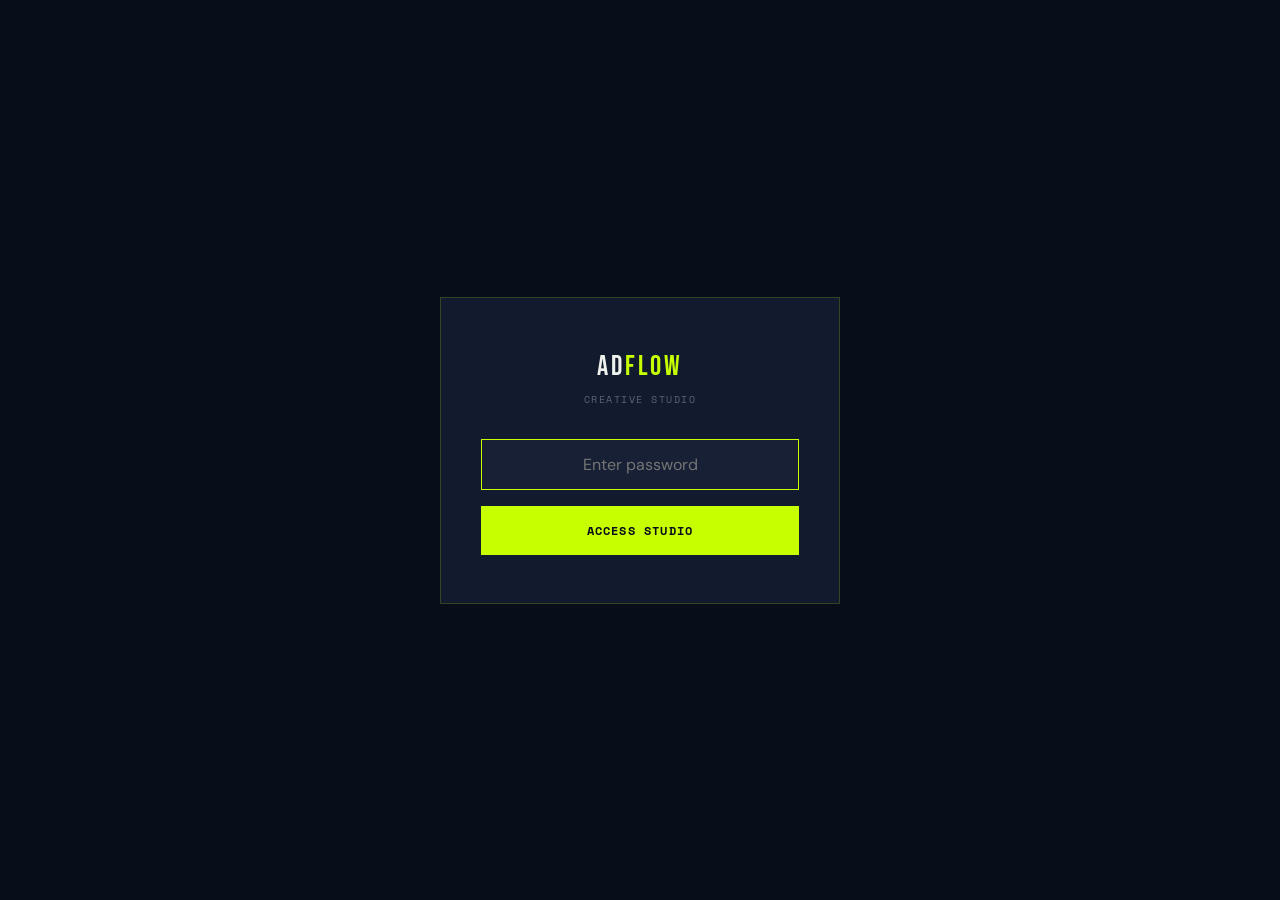
<file: creative-studio.html>
<!DOCTYPE html>
<html lang="en">
<head>
<meta charset="UTF-8">
<meta name="viewport" content="width=device-width, initial-scale=1.0">
<title>AdFlow Creative Studio</title>
<link rel="preconnect" href="https://fonts.googleapis.com">
<link rel="preconnect" href="https://fonts.gstatic.com" crossorigin>
<link href="https://fonts.googleapis.com/css2?family=Bebas+Neue&family=DM+Sans:wght@400;500;600;700&family=Space+Mono:wght@400;700&display=swap" rel="stylesheet">
<style>
:root {
  --navy: #080D1A;
  --navy-mid: #0E1525;
  --navy-card: #121A2E;
  --navy-light: #172035;
  --lime: #C8FF00;
  --lime-dim: rgba(200,255,0,0.12);
  --lime-border: rgba(200,255,0,0.18);
  --white: #EFF2EC;
  --muted: #5A6478;
  --muted-light: #8892A4;
  --danger: #ef4444;
  --success: #22c55e;
  --warning: #fbbf24;
}

* { box-sizing: border-box; margin: 0; padding: 0; }

body {
  background: var(--navy);
  color: var(--white);
  font-family: 'DM Sans', sans-serif;
  font-size: 14px;
  line-height: 1.5;
  min-height: 100vh;
}

/* Login Screen */
.login-screen {
  min-height: 100vh;
  display: flex;
  align-items: center;
  justify-content: center;
  padding: 20px;
}

.login-box {
  background: var(--navy-card);
  border: 1px solid var(--lime-border);
  padding: 48px 40px;
  max-width: 400px;
  width: 100%;
  text-align: center;
}

.login-logo {
  font-family: 'Bebas Neue', sans-serif;
  font-size: 28px;
  letter-spacing: 0.1em;
  margin-bottom: 4px;
}

.login-logo em { color: var(--lime); font-style: normal; }

.login-subtitle {
  font-family: 'Space Mono', monospace;
  font-size: 10px;
  letter-spacing: 0.15em;
  text-transform: uppercase;
  color: var(--muted);
  margin-bottom: 32px;
}

.login-input {
  width: 100%;
  background: var(--navy-light);
  border: 1px solid rgba(200,255,0,0.1);
  color: var(--white);
  font-family: 'DM Sans', sans-serif;
  font-size: 16px;
  padding: 14px 18px;
  margin-bottom: 16px;
  text-align: center;
}

.login-input:focus { outline: none; border-color: var(--lime); }

.login-btn {
  width: 100%;
  background: var(--lime);
  color: var(--navy);
  font-family: 'Space Mono', monospace;
  font-size: 12px;
  font-weight: 700;
  letter-spacing: 0.1em;
  text-transform: uppercase;
  border: none;
  padding: 16px;
  cursor: pointer;
  transition: all 0.2s;
}

.login-btn:hover { background: var(--white); }

.login-error {
  color: var(--danger);
  font-size: 12px;
  margin-top: 12px;
  display: none;
}

/* Main Layout */
.app { display: none; min-height: 100vh; }
.app.active { display: flex; }

/* Sidebar */
.sidebar {
  width: 260px;
  background: var(--navy-mid);
  border-right: 1px solid var(--lime-border);
  display: flex;
  flex-direction: column;
  flex-shrink: 0;
}

.sidebar-header {
  padding: 20px;
  border-bottom: 1px solid var(--lime-border);
}

.sidebar-logo {
  font-family: 'Bebas Neue', sans-serif;
  font-size: 22px;
  letter-spacing: 0.1em;
}

.sidebar-logo em { color: var(--lime); font-style: normal; }

.sidebar-tag {
  font-family: 'Space Mono', monospace;
  font-size: 9px;
  letter-spacing: 0.15em;
  text-transform: uppercase;
  color: var(--lime);
  margin-top: 2px;
}

/* Brand Selector */
.brand-selector {
  padding: 16px 20px;
  border-bottom: 1px solid var(--lime-border);
}

.brand-select-label {
  font-family: 'Space Mono', monospace;
  font-size: 9px;
  letter-spacing: 0.1em;
  text-transform: uppercase;
  color: var(--muted);
  margin-bottom: 8px;
}

.brand-select {
  width: 100%;
  background: var(--navy-light);
  border: 1px solid var(--lime-border);
  color: var(--white);
  font-family: 'DM Sans', sans-serif;
  font-size: 13px;
  padding: 10px 12px;
  cursor: pointer;
}

.brand-select:focus { outline: none; border-color: var(--lime); }

.brand-add-btn {
  width: 100%;
  background: transparent;
  border: 1px dashed var(--muted);
  color: var(--muted-light);
  font-family: 'Space Mono', monospace;
  font-size: 10px;
  letter-spacing: 0.05em;
  padding: 8px;
  margin-top: 10px;
  cursor: pointer;
  transition: all 0.2s;
}

.brand-add-btn:hover {
  border-color: var(--lime);
  color: var(--lime);
}

/* Navigation */
.sidebar-nav {
  flex: 1;
  padding: 16px 0;
}

.nav-item {
  display: flex;
  align-items: center;
  gap: 12px;
  padding: 12px 20px;
  color: var(--muted-light);
  font-size: 13px;
  cursor: pointer;
  transition: all 0.2s;
  border-left: 2px solid transparent;
}

.nav-item:hover {
  background: var(--navy-light);
  color: var(--white);
}

.nav-item.active {
  background: var(--lime-dim);
  color: var(--lime);
  border-left-color: var(--lime);
}

.nav-icon { font-size: 16px; width: 20px; text-align: center; }

.nav-divider {
  height: 1px;
  background: var(--lime-border);
  margin: 12px 20px;
}

/* Sidebar Footer */
.sidebar-footer {
  padding: 16px 20px;
  border-top: 1px solid var(--lime-border);
}

.sidebar-stats {
  display: flex;
  gap: 16px;
  margin-bottom: 12px;
}

.stat-mini {
  flex: 1;
  text-align: center;
}

.stat-mini-value {
  font-family: 'Space Mono', monospace;
  font-size: 16px;
  font-weight: 700;
  color: var(--lime);
}

.stat-mini-label {
  font-size: 9px;
  color: var(--muted);
  text-transform: uppercase;
  letter-spacing: 0.05em;
}

.logout-btn {
  width: 100%;
  background: transparent;
  border: 1px solid var(--muted);
  color: var(--muted-light);
  font-size: 11px;
  padding: 8px;
  cursor: pointer;
  transition: all 0.2s;
}

.logout-btn:hover {
  border-color: var(--danger);
  color: var(--danger);
}

/* Main Content */
.main-content {
  flex: 1;
  display: flex;
  flex-direction: column;
  overflow: hidden;
}

.main-header {
  padding: 20px 32px;
  border-bottom: 1px solid var(--lime-border);
  display: flex;
  align-items: center;
  justify-content: space-between;
}

.page-title {
  font-family: 'Space Mono', monospace;
  font-size: 14px;
  font-weight: 700;
  letter-spacing: 0.1em;
  text-transform: uppercase;
}

.header-actions { display: flex; gap: 12px; }

.btn {
  display: inline-flex;
  align-items: center;
  gap: 8px;
  font-family: 'Space Mono', monospace;
  font-size: 11px;
  font-weight: 700;
  letter-spacing: 0.05em;
  text-transform: uppercase;
  padding: 10px 16px;
  border: none;
  cursor: pointer;
  transition: all 0.2s;
}

.btn-primary {
  background: var(--lime);
  color: var(--navy);
}

.btn-primary:hover { background: var(--white); }

.btn-secondary {
  background: transparent;
  border: 1px solid var(--muted);
  color: var(--muted-light);
}

.btn-secondary:hover {
  border-color: var(--lime);
  color: var(--lime);
}

/* Page Content */
.page-content {
  flex: 1;
  padding: 24px 32px;
  overflow-y: auto;
}

.page { display: none; }
.page.active { display: block; }

/* Cards */
.card {
  background: var(--navy-card);
  border: 1px solid var(--lime-border);
  padding: 24px;
  margin-bottom: 20px;
}

.card-header {
  display: flex;
  align-items: center;
  justify-content: space-between;
  margin-bottom: 20px;
}

.card-title {
  font-family: 'Space Mono', monospace;
  font-size: 12px;
  font-weight: 700;
  letter-spacing: 0.1em;
  text-transform: uppercase;
  color: var(--lime);
}

/* Forms */
.form-group { margin-bottom: 20px; }

.form-label {
  display: block;
  font-family: 'Space Mono', monospace;
  font-size: 10px;
  font-weight: 700;
  letter-spacing: 0.1em;
  text-transform: uppercase;
  color: var(--muted);
  margin-bottom: 8px;
}

.form-input, .form-select, .form-textarea {
  width: 100%;
  background: var(--navy-light);
  border: 1px solid var(--lime-border);
  color: var(--white);
  font-family: 'DM Sans', sans-serif;
  font-size: 14px;
  padding: 12px 14px;
}

.form-input:focus, .form-select:focus, .form-textarea:focus {
  outline: none;
  border-color: var(--lime);
}

.form-textarea { min-height: 100px; resize: vertical; }

.form-row {
  display: grid;
  grid-template-columns: 1fr 1fr;
  gap: 16px;
}

.form-row-3 {
  display: grid;
  grid-template-columns: 1fr 1fr 1fr;
  gap: 16px;
}

/* Color Input */
.color-input-group {
  display: flex;
  gap: 8px;
}

.color-swatch {
  width: 42px;
  height: 42px;
  border: 1px solid var(--lime-border);
  cursor: pointer;
}

.color-swatch input {
  width: 100%;
  height: 100%;
  border: none;
  cursor: pointer;
}

/* Generate Modes */
.mode-grid {
  display: grid;
  grid-template-columns: repeat(3, 1fr);
  gap: 16px;
  margin-bottom: 24px;
}

.mode-card {
  background: var(--navy-light);
  border: 2px solid transparent;
  padding: 24px;
  cursor: pointer;
  transition: all 0.2s;
  text-align: center;
}

.mode-card:hover {
  border-color: var(--lime-border);
}

.mode-card.active {
  border-color: var(--lime);
  background: var(--lime-dim);
}

.mode-icon { font-size: 32px; margin-bottom: 12px; }

.mode-title {
  font-family: 'Space Mono', monospace;
  font-size: 11px;
  font-weight: 700;
  letter-spacing: 0.1em;
  text-transform: uppercase;
  margin-bottom: 4px;
}

.mode-desc {
  font-size: 12px;
  color: var(--muted);
}

/* Ad Type Grid */
.ad-type-grid {
  display: grid;
  grid-template-columns: repeat(4, 1fr);
  gap: 12px;
  margin-bottom: 24px;
}

.ad-type-card {
  background: var(--navy-light);
  border: 1px solid transparent;
  padding: 16px;
  cursor: pointer;
  transition: all 0.2s;
  text-align: center;
}

.ad-type-card:hover { border-color: var(--lime-border); }
.ad-type-card.active { border-color: var(--lime); background: var(--lime-dim); }

.ad-type-icon { font-size: 24px; margin-bottom: 8px; }

.ad-type-name {
  font-family: 'Space Mono', monospace;
  font-size: 9px;
  font-weight: 700;
  letter-spacing: 0.05em;
  text-transform: uppercase;
}

/* Generation Preview */
.generation-preview {
  display: grid;
  grid-template-columns: 1fr 1fr;
  gap: 24px;
}

.prompt-preview {
  background: var(--navy);
  border: 1px solid var(--lime-border);
  padding: 20px;
  max-height: 400px;
  overflow-y: auto;
}

.prompt-preview pre {
  font-family: 'Space Mono', monospace;
  font-size: 12px;
  line-height: 1.6;
  color: var(--muted-light);
  white-space: pre-wrap;
}

.image-preview {
  background: var(--navy);
  border: 1px solid var(--lime-border);
  min-height: 400px;
  display: flex;
  align-items: center;
  justify-content: center;
  position: relative;
}

.image-preview img {
  max-width: 100%;
  max-height: 100%;
  object-fit: contain;
}

.image-placeholder {
  text-align: center;
  color: var(--muted);
}

.image-placeholder-icon { font-size: 48px; margin-bottom: 12px; }

/* Generation History Grid */
.history-grid {
  display: grid;
  grid-template-columns: repeat(auto-fill, minmax(200px, 1fr));
  gap: 16px;
}

.history-card {
  background: var(--navy-card);
  border: 1px solid var(--lime-border);
  overflow: hidden;
  cursor: pointer;
  transition: all 0.2s;
}

.history-card:hover {
  border-color: var(--lime);
}

.history-card img {
  width: 100%;
  aspect-ratio: 1;
  object-fit: cover;
}

.history-card-info {
  padding: 12px;
}

.history-card-type {
  font-family: 'Space Mono', monospace;
  font-size: 9px;
  font-weight: 700;
  letter-spacing: 0.05em;
  text-transform: uppercase;
  color: var(--lime);
}

.history-card-date {
  font-size: 11px;
  color: var(--muted);
}

/* Personas Grid */
.personas-grid {
  display: grid;
  grid-template-columns: repeat(auto-fill, minmax(300px, 1fr));
  gap: 16px;
}

.persona-card {
  background: var(--navy-light);
  border: 1px solid var(--lime-border);
  padding: 20px;
}

.persona-header {
  display: flex;
  align-items: center;
  justify-content: space-between;
  margin-bottom: 12px;
}

.persona-name {
  font-family: 'Space Mono', monospace;
  font-size: 12px;
  font-weight: 700;
  letter-spacing: 0.05em;
  text-transform: uppercase;
}

.persona-actions { display: flex; gap: 8px; }

.persona-action {
  background: transparent;
  border: none;
  color: var(--muted);
  cursor: pointer;
  font-size: 14px;
}

.persona-action:hover { color: var(--lime); }

.persona-field {
  margin-bottom: 8px;
}

.persona-field-label {
  font-size: 10px;
  color: var(--muted);
  text-transform: uppercase;
}

.persona-field-value {
  font-size: 13px;
  color: var(--white);
}

/* Assets Grid */
.assets-grid {
  display: grid;
  grid-template-columns: repeat(auto-fill, minmax(150px, 1fr));
  gap: 16px;
}

.asset-card {
  background: var(--navy-card);
  border: 1px solid var(--lime-border);
  overflow: hidden;
  cursor: pointer;
  transition: all 0.2s;
}

.asset-card:hover { border-color: var(--lime); }
.asset-card.selected { border-color: var(--lime); border-width: 2px; }

.asset-card img {
  width: 100%;
  aspect-ratio: 1;
  object-fit: cover;
}

.asset-card-info {
  padding: 8px 10px;
}

.asset-card-name {
  font-size: 11px;
  white-space: nowrap;
  overflow: hidden;
  text-overflow: ellipsis;
}

.asset-card-category {
  font-size: 9px;
  color: var(--muted);
  text-transform: uppercase;
}

/* Loading */
.loading-spinner {
  width: 40px;
  height: 40px;
  border: 3px solid var(--navy-light);
  border-top-color: var(--lime);
  border-radius: 50%;
  animation: spin 1s linear infinite;
}

@keyframes spin {
  to { transform: rotate(360deg); }
}

/* Toast */
.toast {
  position: fixed;
  bottom: 24px;
  right: 24px;
  background: var(--lime);
  color: var(--navy);
  font-family: 'Space Mono', monospace;
  font-size: 12px;
  font-weight: 700;
  padding: 14px 24px;
  transform: translateY(100px);
  opacity: 0;
  transition: all 0.3s;
  z-index: 2000;
}

.toast.show {
  transform: translateY(0);
  opacity: 1;
}

/* Modal */
.modal-overlay {
  position: fixed;
  inset: 0;
  background: rgba(0,0,0,0.8);
  display: flex;
  align-items: center;
  justify-content: center;
  opacity: 0;
  visibility: hidden;
  transition: all 0.2s;
  z-index: 1000;
}

.modal-overlay.active {
  opacity: 1;
  visibility: visible;
}

.modal {
  background: var(--navy-card);
  border: 1px solid var(--lime-border);
  width: 90%;
  max-width: 600px;
  max-height: 90vh;
  overflow-y: auto;
}

.modal-header {
  padding: 20px 24px;
  border-bottom: 1px solid var(--lime-border);
  display: flex;
  align-items: center;
  justify-content: space-between;
}

.modal-title {
  font-family: 'Space Mono', monospace;
  font-size: 14px;
  font-weight: 700;
  letter-spacing: 0.1em;
  text-transform: uppercase;
}

.modal-close {
  background: transparent;
  border: none;
  color: var(--muted);
  cursor: pointer;
  font-size: 24px;
  line-height: 1;
}

.modal-close:hover { color: var(--white); }

.modal-body { padding: 24px; }

.modal-footer {
  padding: 16px 24px;
  border-top: 1px solid var(--lime-border);
  display: flex;
  justify-content: flex-end;
  gap: 12px;
}

/* Empty State */
.empty-state {
  text-align: center;
  padding: 60px 20px;
  color: var(--muted);
}

.empty-state-icon { font-size: 48px; margin-bottom: 16px; }

/* Responsive */
@media (max-width: 1024px) {
  .sidebar { width: 220px; }
  .form-row, .form-row-3 { grid-template-columns: 1fr; }
  .mode-grid { grid-template-columns: 1fr; }
  .ad-type-grid { grid-template-columns: repeat(2, 1fr); }
  .generation-preview { grid-template-columns: 1fr; }
}

@media (max-width: 768px) {
  .app { flex-direction: column; }
  .sidebar { width: 100%; border-right: none; border-bottom: 1px solid var(--lime-border); }
  .sidebar-nav { display: flex; overflow-x: auto; padding: 0; }
  .nav-item { padding: 12px 16px; border-left: none; border-bottom: 2px solid transparent; white-space: nowrap; }
  .nav-item.active { border-bottom-color: var(--lime); }
  .nav-divider { display: none; }
  .sidebar-footer { display: none; }
}
</style>
</head>
<body>

<!-- Login Screen -->
<div class="login-screen" id="loginScreen">
  <div class="login-box">
    <div class="login-logo">Ad<em>Flow</em></div>
    <div class="login-subtitle">Creative Studio</div>
    <input type="password" class="login-input" id="passwordInput" placeholder="Enter password" autofocus>
    <button class="login-btn" onclick="attemptLogin()">Access Studio</button>
    <div class="login-error" id="loginError">Incorrect password</div>
  </div>
</div>

<!-- Main App -->
<div class="app" id="app">
  <!-- Sidebar -->
  <aside class="sidebar">
    <div class="sidebar-header">
      <div class="sidebar-logo">Ad<em>Flow</em></div>
      <div class="sidebar-tag">Creative Studio</div>
    </div>

    <div class="brand-selector">
      <div class="brand-select-label">Active Brand</div>
      <select class="brand-select" id="brandSelect" onchange="selectBrand(this.value)">
        <option value="">Select a brand...</option>
      </select>
      <button class="brand-add-btn" onclick="openBrandModal()">+ Add New Brand</button>
    </div>

    <nav class="sidebar-nav">
      <div class="nav-item" style="background: var(--lime-dim); border-left: 2px solid var(--lime);" onclick="launchCampaignBuilder()">
        <span class="nav-icon">🚀</span>
        <span style="color: var(--lime);">Campaign Builder</span>
      </div>
      <div class="nav-divider"></div>
      <div class="nav-item active" data-page="generate" onclick="showPage('generate')">
        <span class="nav-icon">✨</span>
        Generate Ads
      </div>
      <div class="nav-item" data-page="brand-kit" onclick="showPage('brand-kit')">
        <span class="nav-icon">🎨</span>
        Brand Kit
      </div>
      <div class="nav-item" data-page="intelligence" onclick="showPage('intelligence')">
        <span class="nav-icon">🧠</span>
        Brand Intelligence
      </div>
      <div class="nav-item" data-page="assets" onclick="showPage('assets')">
        <span class="nav-icon">📦</span>
        Assets
      </div>
      <div class="nav-divider"></div>
      <div class="nav-item" data-page="templates" onclick="showPage('templates')">
        <span class="nav-icon">📁</span>
        Templates
      </div>
      <div class="nav-item" data-page="history" onclick="showPage('history')">
        <span class="nav-icon">📜</span>
        History
      </div>
    </nav>

    <div class="sidebar-footer">
      <div class="sidebar-stats">
        <div class="stat-mini">
          <div class="stat-mini-value" id="statGenerated">0</div>
          <div class="stat-mini-label">Generated</div>
        </div>
        <div class="stat-mini">
          <div class="stat-mini-value" id="statCost">$0</div>
          <div class="stat-mini-label">Spent</div>
        </div>
      </div>
      <button class="logout-btn" onclick="logout()">Logout</button>
    </div>
  </aside>

  <!-- Main Content -->
  <main class="main-content">
    <header class="main-header">
      <h1 class="page-title" id="pageTitle">Generate Ads</h1>
      <div class="header-actions" id="headerActions"></div>
    </header>

    <div class="page-content">
      <!-- Generate Page -->
      <div class="page active" id="page-generate">
        <div class="card">
          <div class="card-header">
            <div class="card-title">Select Generation Mode</div>
          </div>
          <div class="mode-grid">
            <div class="mode-card active" data-mode="scratch" onclick="selectMode('scratch')">
              <div class="mode-icon">🎯</div>
              <div class="mode-title">From Scratch</div>
              <div class="mode-desc">Create ads based on research & strategy</div>
            </div>
            <div class="mode-card" data-mode="competitor" onclick="selectMode('competitor')">
              <div class="mode-icon">🔍</div>
              <div class="mode-title">Competitor Inspired</div>
              <div class="mode-desc">Recreate winning competitor ads</div>
            </div>
            <div class="mode-card" data-mode="iteration" onclick="selectMode('iteration')">
              <div class="mode-icon">🔄</div>
              <div class="mode-title">Iteration</div>
              <div class="mode-desc">Variations of your winning ads</div>
            </div>
          </div>
        </div>

        <!-- Scratch Mode Content -->
        <div id="mode-scratch-content">
          <div class="card">
            <div class="card-header">
              <div class="card-title">Select Ad Type</div>
            </div>
            <div class="ad-type-grid" id="adTypeGrid"></div>
          </div>

          <div class="card">
            <div class="card-header">
              <div class="card-title">Ad Details</div>
            </div>
            
            <div class="form-group">
              <label class="form-label">Select Product Image</label>
              <select class="form-select" id="productAsset">
                <option value="">Choose a product asset...</option>
              </select>
            </div>

            <div class="form-group">
              <label class="form-label">Target Persona (Optional)</label>
              <select class="form-select" id="targetPersona">
                <option value="">Use general messaging</option>
              </select>
            </div>

            <div id="dynamicFields"></div>

            <div class="form-row">
              <div class="form-group">
                <label class="form-label">Platform</label>
                <select class="form-select" id="platform">
                  <option value="instagram-feed">Instagram Feed (1:1)</option>
                  <option value="instagram-stories">Instagram Stories (9:16)</option>
                  <option value="facebook-feed">Facebook Feed (4:5)</option>
                  <option value="tiktok">TikTok (9:16)</option>
                </select>
              </div>
              <div class="form-group">
                <label class="form-label">Style</label>
                <select class="form-select" id="style">
                  <option value="ugc">UGC / Authentic</option>
                  <option value="premium">Premium / Polished</option>
                  <option value="minimal">Minimal / Clean</option>
                  <option value="bold">Bold / High Contrast</option>
                </select>
              </div>
            </div>

            <button class="btn btn-primary" onclick="generateAd()" id="generateBtn">
              ✨ Generate Ad
            </button>
          </div>

          <div class="card" id="outputCard" style="display: none;">
            <div class="card-header">
              <div class="card-title">Generated Output</div>
            </div>
            <div class="generation-preview">
              <div class="prompt-preview">
                <pre id="promptOutput"></pre>
              </div>
              <div class="image-preview" id="imagePreview">
                <div class="image-placeholder">
                  <div class="image-placeholder-icon">🖼️</div>
                  <div>Image will appear here</div>
                </div>
              </div>
            </div>
            <div style="margin-top: 16px; display: flex; gap: 12px;">
              <button class="btn btn-primary" onclick="downloadImage()">📥 Download</button>
              <button class="btn btn-secondary" onclick="generateVariation()">🔄 Generate Variation</button>
              <button class="btn btn-secondary" onclick="saveAsTemplate()">📁 Save as Template</button>
            </div>
          </div>
        </div>

        <!-- Competitor Mode Content -->
        <div id="mode-competitor-content" style="display: none;">
          <!-- Step 1: Upload Competitor Ad -->
          <div class="card" id="competitor-step-1">
            <div class="card-header">
              <div class="card-title">Step 1: Upload Competitor Ad</div>
            </div>
            <div class="form-group">
              <label class="form-label">Competitor Ad Image URL</label>
              <input type="text" class="form-input" id="competitorUrl" placeholder="Paste image URL from Foreplay, Meta Ad Library, etc.">
            </div>
            <div id="competitorPreview" style="margin: 16px 0; display: none;">
              <img id="competitorPreviewImg" style="max-width: 300px; max-height: 300px; border: 1px solid var(--lime-border);">
            </div>
            <button class="btn btn-primary" onclick="analyzeCompetitorAd()" id="analyzeBtn">🔍 Analyze Ad</button>
          </div>

          <!-- Step 2: Analysis Results -->
          <div class="card" id="competitor-step-2" style="display: none;">
            <div class="card-header">
              <div class="card-title">Step 2: Analysis Results</div>
            </div>
            <div id="analysisResults">
              <div class="form-row">
                <div class="form-group">
                  <label class="form-label">Detected Ad Type</label>
                  <select class="form-select" id="detectedAdType">
                    <option value="ugc-image">UGC Image</option>
                    <option value="before-after">Before/After</option>
                    <option value="big-callout">Big Call-Out</option>
                    <option value="feature-callout">Feature Callout</option>
                    <option value="testimonial">Testimonial</option>
                    <option value="us-vs-them">Us vs Them</option>
                    <option value="pr-screenshot">PR Screenshot</option>
                    <option value="notes-app">Notes App</option>
                  </select>
                </div>
                <div class="form-group">
                  <label class="form-label">Visual Style</label>
                  <select class="form-select" id="detectedStyle">
                    <option value="ugc">UGC / Authentic</option>
                    <option value="premium">Premium / Polished</option>
                    <option value="minimal">Minimal / Clean</option>
                    <option value="bold">Bold / High Contrast</option>
                  </select>
                </div>
              </div>
              <div class="form-group">
                <label class="form-label">Extracted Hook / Main Message</label>
                <input type="text" class="form-input" id="extractedHook" placeholder="Main hook or headline from the ad">
              </div>
              <div class="form-group">
                <label class="form-label">Visual Description</label>
                <textarea class="form-textarea" id="extractedDescription" style="min-height: 100px;" placeholder="Description of the visual layout, composition, colors, elements..."></textarea>
              </div>
            </div>
          </div>

          <!-- Step 3: Your Brand Customization -->
          <div class="card" id="competitor-step-3" style="display: none;">
            <div class="card-header">
              <div class="card-title">Step 3: Apply Your Brand</div>
            </div>
            <div class="form-group">
              <label class="form-label">Your Product Image</label>
              <select class="form-select" id="competitorProductAsset">
                <option value="">Choose a product asset...</option>
              </select>
            </div>
            <div class="form-group">
              <label class="form-label">Your Hook / Message (customize or keep similar)</label>
              <input type="text" class="form-input" id="yourHook" placeholder="Your version of the hook">
            </div>
            <div class="form-row">
              <div class="form-group">
                <label class="form-label">Platform</label>
                <select class="form-select" id="competitorPlatform">
                  <option value="instagram-feed">Instagram Feed (1:1)</option>
                  <option value="instagram-stories">Instagram Stories (9:16)</option>
                  <option value="facebook-feed">Facebook Feed (4:5)</option>
                  <option value="tiktok">TikTok (9:16)</option>
                </select>
              </div>
              <div class="form-group">
                <label class="form-label">Number of Variations</label>
                <select class="form-select" id="numVariations">
                  <option value="1">1 variation</option>
                  <option value="3">3 variations</option>
                  <option value="4" selected>4 variations</option>
                  <option value="6">6 variations</option>
                </select>
              </div>
            </div>
            <button class="btn btn-primary" onclick="generateCompetitorVariations()" id="generateVariationsBtn">✨ Generate Variations</button>
          </div>

          <!-- Step 4: Generated Variations -->
          <div class="card" id="competitor-step-4" style="display: none;">
            <div class="card-header">
              <div class="card-title">Generated Variations</div>
              <span id="variationsProgress" style="font-size: 12px; color: var(--muted);"></span>
            </div>
            <div class="assets-grid" id="variationsGrid" style="grid-template-columns: repeat(auto-fill, minmax(200px, 1fr));">
              <!-- Variations will be rendered here -->
            </div>
            <div style="margin-top: 16px; display: flex; gap: 12px;">
              <button class="btn btn-primary" onclick="downloadAllVariations()">📥 Download All</button>
              <button class="btn btn-secondary" onclick="generateMoreVariations()">🔄 Generate More</button>
            </div>
          </div>
        </div>

        <!-- Iteration Mode Content -->
        <div id="mode-iteration-content" style="display: none;">
          <div class="card">
            <div class="card-header">
              <div class="card-title">Select Winning Ad to Iterate</div>
            </div>
            <div class="form-group">
              <label class="form-label">Upload Your Winning Ad</label>
              <input type="file" class="form-input" id="winnerImage" accept="image/*">
            </div>
            <div class="form-group">
              <label class="form-label">What to Iterate?</label>
              <div style="display: flex; gap: 12px; flex-wrap: wrap;">
                <label><input type="checkbox" id="iterateCopy"> Copy/Headlines</label>
                <label><input type="checkbox" id="iterateVisual"> Visual Style</label>
                <label><input type="checkbox" id="iterateAudience"> Audience Angle</label>
                <label><input type="checkbox" id="iterateOffer"> Offer/CTA</label>
              </div>
            </div>
            <button class="btn btn-secondary" onclick="generateIterations()">🔄 Generate 5 Variations</button>
          </div>
        </div>
      </div>

      <!-- Brand Kit Page -->
      <div class="page" id="page-brand-kit">
        <div class="card">
          <div class="card-header">
            <div class="card-title">Brand Information</div>
          </div>
          <div class="form-row">
            <div class="form-group">
              <label class="form-label">Brand Name</label>
              <input type="text" class="form-input" id="brandName">
            </div>
            <div class="form-group">
              <label class="form-label">Website</label>
              <input type="text" class="form-input" id="brandWebsite" placeholder="https://...">
            </div>
          </div>
          <div class="form-group">
            <label class="form-label">Industry</label>
            <select class="form-select" id="brandIndustry">
              <option value="ecommerce">E-commerce / DTC</option>
              <option value="saas">SaaS / Software</option>
              <option value="localService">Local Service</option>
              <option value="b2bEnterprise">B2B Enterprise</option>
              <option value="infoProducts">Info Products / Courses</option>
              <option value="mobileApp">Mobile App</option>
            </select>
          </div>
          <div class="form-group">
            <label class="form-label">Brand Description</label>
            <textarea class="form-textarea" id="brandDescription" placeholder="What does this brand do? Who is it for?"></textarea>
          </div>
        </div>

        <div class="card">
          <div class="card-header">
            <div class="card-title">Brand Colors</div>
          </div>
          <div class="form-row-3">
            <div class="form-group">
              <label class="form-label">Primary Color</label>
              <div class="color-input-group">
                <div class="color-swatch"><input type="color" id="primaryColor" value="#C8FF00"></div>
                <input type="text" class="form-input" id="primaryColorText" value="#C8FF00">
              </div>
            </div>
            <div class="form-group">
              <label class="form-label">Secondary Color</label>
              <div class="color-input-group">
                <div class="color-swatch"><input type="color" id="secondaryColor" value="#080D1A"></div>
                <input type="text" class="form-input" id="secondaryColorText" value="#080D1A">
              </div>
            </div>
            <div class="form-group">
              <label class="form-label">Accent Color</label>
              <div class="color-input-group">
                <div class="color-swatch"><input type="color" id="accentColor" value="#FFFFFF"></div>
                <input type="text" class="form-input" id="accentColorText" value="#FFFFFF">
              </div>
            </div>
          </div>
        </div>

        <div class="card">
          <div class="card-header">
            <div class="card-title">Typography</div>
          </div>
          <div class="form-row">
            <div class="form-group">
              <label class="form-label">Headline Font</label>
              <input type="text" class="form-input" id="fontHeadline" value="Inter">
            </div>
            <div class="form-group">
              <label class="form-label">Body Font</label>
              <input type="text" class="form-input" id="fontBody" value="Inter">
            </div>
          </div>
        </div>

        <div class="card">
          <div class="card-header">
            <div class="card-title">Brand Voice</div>
          </div>
          <div class="form-row">
            <div class="form-group">
              <label class="form-label">Tone</label>
              <select class="form-select" id="brandTone">
                <option value="professional">Professional</option>
                <option value="casual">Casual / Friendly</option>
                <option value="playful">Playful / Fun</option>
                <option value="premium">Premium / Luxury</option>
                <option value="bold">Bold / Confident</option>
              </select>
            </div>
            <div class="form-group">
              <label class="form-label">Target Audience</label>
              <input type="text" class="form-input" id="targetAudience" placeholder="e.g., Health-conscious women 25-45">
            </div>
          </div>
          <div class="form-group">
            <label class="form-label">Unique Selling Points (one per line)</label>
            <textarea class="form-textarea" id="usps" placeholder="All-natural ingredients&#10;Made in USA&#10;60-day money back guarantee"></textarea>
          </div>
        </div>

        <button class="btn btn-primary" onclick="saveBrandKit()">💾 Save Brand Kit</button>
      </div>

      <!-- Brand Intelligence Page -->
      <div class="page" id="page-intelligence">
        <div class="card">
          <div class="card-header">
            <div class="card-title">Customer Personas</div>
            <button class="btn btn-secondary" onclick="openPersonaModal()">+ Add Persona</button>
          </div>
          <div class="personas-grid" id="personasGrid">
            <div class="empty-state">
              <div class="empty-state-icon">🧠</div>
              <div>No personas yet. Add customer personas to improve ad targeting.</div>
            </div>
          </div>
        </div>

        <div class="card">
          <div class="card-header">
            <div class="card-title">Generate Intelligence with AI</div>
          </div>
          <div class="form-group">
            <label class="form-label">Paste Research Report or Brand Info</label>
            <textarea class="form-textarea" id="researchInput" style="min-height: 150px;" placeholder="Paste customer research, reviews, competitor analysis, or any brand information here. AI will generate customer personas and messaging angles."></textarea>
          </div>
          <button class="btn btn-primary" onclick="generateIntelligence()">🧠 Generate Personas with AI</button>
        </div>
      </div>

      <!-- Assets Page -->
      <div class="page" id="page-assets">
        <div class="card">
          <div class="card-header">
            <div class="card-title">Brand Assets</div>
            <button class="btn btn-primary" onclick="openUploadModal()">+ Upload Assets</button>
          </div>
          <div class="form-group">
            <select class="form-select" id="assetFilter" onchange="filterAssets(this.value)" style="max-width: 200px;">
              <option value="all">All Categories</option>
              <option value="product">Product Images</option>
              <option value="lifestyle">Lifestyle</option>
              <option value="logo">Logos</option>
              <option value="packaging">Packaging</option>
              <option value="ugc">UGC</option>
              <option value="other">Other</option>
            </select>
          </div>
          <div class="assets-grid" id="assetsGrid">
            <div class="empty-state">
              <div class="empty-state-icon">📦</div>
              <div>No assets yet. Upload product images, logos, and lifestyle photos.</div>
            </div>
          </div>
        </div>
      </div>

      <!-- Templates Page -->
      <div class="page" id="page-templates">
        <div class="card">
          <div class="card-header">
            <div class="card-title">Ad Templates</div>
            <button class="btn btn-primary" onclick="openTemplateModal()">+ Add Template</button>
          </div>
          <div class="assets-grid" id="templatesGrid">
            <div class="empty-state">
              <div class="empty-state-icon">📁</div>
              <div>No templates yet. Save winning ads as templates for future reference.</div>
            </div>
          </div>
        </div>
      </div>

      <!-- History Page -->
      <div class="page" id="page-history">
        <div class="card">
          <div class="card-header">
            <div class="card-title">Generation History</div>
          </div>
          <div class="history-grid" id="historyGrid">
            <div class="empty-state">
              <div class="empty-state-icon">📜</div>
              <div>No generations yet. Start creating ads to see your history.</div>
            </div>
          </div>
        </div>
      </div>
    </div>
  </main>
</div>

<!-- Add Brand Modal -->
<div class="modal-overlay" id="brandModal">
  <div class="modal">
    <div class="modal-header">
      <div class="modal-title">Add New Brand</div>
      <button class="modal-close" onclick="closeBrandModal()">×</button>
    </div>
    <div class="modal-body">
      <div class="form-group">
        <label class="form-label">Brand Name *</label>
        <input type="text" class="form-input" id="newBrandName" placeholder="e.g., YEKE Supplements">
      </div>
      <div class="form-group">
        <label class="form-label">Website</label>
        <input type="text" class="form-input" id="newBrandWebsite" placeholder="https://...">
      </div>
      <div class="form-group">
        <label class="form-label">Industry</label>
        <select class="form-select" id="newBrandIndustry">
          <option value="ecommerce">E-commerce / DTC</option>
          <option value="saas">SaaS / Software</option>
          <option value="localService">Local Service</option>
          <option value="b2bEnterprise">B2B Enterprise</option>
          <option value="infoProducts">Info Products / Courses</option>
          <option value="mobileApp">Mobile App</option>
        </select>
      </div>
    </div>
    <div class="modal-footer">
      <button class="btn btn-secondary" onclick="closeBrandModal()">Cancel</button>
      <button class="btn btn-primary" onclick="createBrand()">Create Brand</button>
    </div>
  </div>
</div>

<!-- Persona Modal -->
<div class="modal-overlay" id="personaModal">
  <div class="modal">
    <div class="modal-header">
      <div class="modal-title">Add Customer Persona</div>
      <button class="modal-close" onclick="closePersonaModal()">×</button>
    </div>
    <div class="modal-body">
      <div class="form-group">
        <label class="form-label">Persona Name *</label>
        <input type="text" class="form-input" id="newPersonaName" placeholder="e.g., Skeptical First-Time Buyer">
      </div>
      <div class="form-group">
        <label class="form-label">Description</label>
        <textarea class="form-textarea" id="newPersonaDesc" placeholder="Who is this person? What's their situation?"></textarea>
      </div>
      <div class="form-group">
        <label class="form-label">Pain Points (one per line)</label>
        <textarea class="form-textarea" id="newPersonaPains" placeholder="Frustrated with current solutions&#10;Wasting money on things that don't work&#10;Feeling overwhelmed"></textarea>
      </div>
      <div class="form-group">
        <label class="form-label">Desires (one per line)</label>
        <textarea class="form-textarea" id="newPersonaDesires" placeholder="Quick results&#10;Easy to use&#10;Proven solution"></textarea>
      </div>
      <div class="form-row">
        <div class="form-group">
          <label class="form-label">Emotional Trigger</label>
          <select class="form-select" id="newPersonaEmotion">
            <option value="trust">Trust</option>
            <option value="excitement">Excitement</option>
            <option value="relief">Relief</option>
            <option value="fear">Fear (FOMO)</option>
            <option value="aspiration">Aspiration</option>
            <option value="belonging">Belonging</option>
          </select>
        </div>
        <div class="form-group">
          <label class="form-label">Visual Style</label>
          <select class="form-select" id="newPersonaVisual">
            <option value="ugc">UGC / Authentic</option>
            <option value="premium">Premium / Polished</option>
            <option value="lifestyle">Lifestyle</option>
            <option value="minimal">Minimal / Clean</option>
          </select>
        </div>
      </div>
      <div class="form-group">
        <label class="form-label">Messaging Angle</label>
        <input type="text" class="form-input" id="newPersonaAngle" placeholder="e.g., Social proof from real customers">
      </div>
    </div>
    <div class="modal-footer">
      <button class="btn btn-secondary" onclick="closePersonaModal()">Cancel</button>
      <button class="btn btn-primary" id="createPersonaBtn" onclick="createPersona()">Create Persona</button>
    </div>
  </div>
</div>

<!-- Upload Asset Modal -->
<div class="modal-overlay" id="uploadModal">
  <div class="modal">
    <div class="modal-header">
      <div class="modal-title">Upload Asset</div>
      <button class="modal-close" onclick="closeUploadModal()">×</button>
    </div>
    <div class="modal-body">
      <div class="form-group">
        <label class="form-label">Asset Name *</label>
        <input type="text" class="form-input" id="newAssetName" placeholder="e.g., Product Hero Shot">
      </div>
      <div class="form-group">
        <label class="form-label">Category</label>
        <select class="form-select" id="newAssetCategory">
          <option value="product">Product Image</option>
          <option value="lifestyle">Lifestyle</option>
          <option value="logo">Logo</option>
          <option value="packaging">Packaging</option>
          <option value="ugc">UGC</option>
          <option value="other">Other</option>
        </select>
      </div>
      <div class="form-group">
        <label class="form-label">Image URL *</label>
        <input type="text" class="form-input" id="newAssetUrl" placeholder="https://... (paste image URL)">
        <div style="font-size: 11px; color: var(--muted); margin-top: 6px;">
          Upload your image to Imgur, Cloudinary, or any image host and paste the URL here.
        </div>
      </div>
      <div id="assetPreview" style="margin-top: 16px; display: none;">
        <img id="assetPreviewImg" style="max-width: 200px; max-height: 200px; border: 1px solid var(--lime-border);">
      </div>
    </div>
    <div class="modal-footer">
      <button class="btn btn-secondary" onclick="closeUploadModal()">Cancel</button>
      <button class="btn btn-primary" id="createAssetBtn" onclick="createAsset()">Add Asset</button>
    </div>
  </div>
</div>

<!-- Toast -->
<div class="toast" id="toast">Saved</div>

<script>
// ============ CONFIG ============
const SUPABASE_URL = 'https://ykmdpxtnmqkfcscmmjfv.supabase.co';
const SUPABASE_KEY = 'eyJhbGciOiJIUzI1NiIsInR5cCI6IkpXVCJ9.eyJpc3MiOiJzdXBhYmFzZSIsInJlZiI6InlrbWRweHRubXFrZmNzY21tamZ2Iiwicm9sZSI6ImFub24iLCJpYXQiOjE3NzE2MDc0OTMsImV4cCI6MjA4NzE4MzQ5M30.EfvqLYzRdNitCpqrYlrytYwcry6T1CuGUgGzE4ZXU7Q';
const ADMIN_PASSWORD = 'adflow2024';

// API endpoint (serverless function handles fal.ai securely)
const GENERATE_API = '/api/generate';

// State
let brands = [];
let currentBrand = null;
let currentMode = 'scratch';
let selectedAdType = 'ugc-image';
let personas = [];
let assets = [];
let templates = [];
let generations = [];

// Ad Types
const AD_TYPES = {
  'before-after': { name: 'Before/After', icon: '🔄' },
  'big-callout': { name: 'Big Call-Out', icon: '📢' },
  'feature-callout': { name: 'Feature', icon: '✨' },
  'us-vs-them': { name: 'Us vs Them', icon: '⚔️' },
  'testimonial': { name: 'Testimonial', icon: '💬' },
  'pr-screenshot': { name: 'PR/Press', icon: '📰' },
  'notes-app': { name: 'Notes App', icon: '📝' },
  'ugc-image': { name: 'UGC Image', icon: '🤳' }
};

// ============ AUTH ============
if (sessionStorage.getItem('adflow_studio') === 'true') {
  showApp();
}

document.getElementById('passwordInput').addEventListener('keypress', (e) => {
  if (e.key === 'Enter') attemptLogin();
});

function attemptLogin() {
  const password = document.getElementById('passwordInput').value;
  if (password === ADMIN_PASSWORD) {
    sessionStorage.setItem('adflow_studio', 'true');
    showApp();
  } else {
    document.getElementById('loginError').style.display = 'block';
    document.getElementById('passwordInput').value = '';
  }
}

function showApp() {
  document.getElementById('loginScreen').style.display = 'none';
  document.getElementById('app').classList.add('active');
  init();
}

function logout() {
  sessionStorage.removeItem('adflow_studio');
  location.reload();
}

function launchCampaignBuilder() {
  if (!currentBrand) {
    showToast('Please select a brand first');
    return;
  }
  sessionStorage.setItem('adflow_brand', currentBrand.id);
  window.location.href = `/campaign-builder.html?brand=${currentBrand.id}`;
}

// ============ INIT ============
async function init() {
  await loadBrands();
  renderAdTypeGrid();
}

// ============ BRANDS ============
async function loadBrands() {
  try {
    const res = await fetch(`${SUPABASE_URL}/rest/v1/brands?order=created_at.desc`, {
      headers: {
        'apikey': SUPABASE_KEY,
        'Authorization': `Bearer ${SUPABASE_KEY}`
      }
    });
    brands = await res.json();
    renderBrandSelect();
    
    // Auto-select first brand
    if (brands.length > 0) {
      selectBrand(brands[0].id);
    }
  } catch (err) {
    console.error('Error loading brands:', err);
  }
}

function renderBrandSelect() {
  const select = document.getElementById('brandSelect');
  select.innerHTML = '<option value="">Select a brand...</option>' +
    brands.map(b => `<option value="${b.id}">${escapeHtml(b.name)}</option>`).join('');
  
  if (currentBrand) {
    select.value = currentBrand.id;
  }
}

async function selectBrand(brandId) {
  if (!brandId) {
    currentBrand = null;
    return;
  }
  
  currentBrand = brands.find(b => b.id === brandId);
  document.getElementById('brandSelect').value = brandId;
  
  // Load brand data
  await Promise.all([
    loadPersonas(),
    loadAssets(),
    loadTemplates(),
    loadGenerations()
  ]);
  
  // Update brand kit form
  if (currentBrand) {
    document.getElementById('brandName').value = currentBrand.name || '';
    document.getElementById('brandWebsite').value = currentBrand.website || '';
    document.getElementById('brandIndustry').value = currentBrand.industry || 'ecommerce';
    document.getElementById('brandDescription').value = currentBrand.description || '';
    document.getElementById('primaryColor').value = currentBrand.primary_color || '#C8FF00';
    document.getElementById('primaryColorText').value = currentBrand.primary_color || '#C8FF00';
    document.getElementById('secondaryColor').value = currentBrand.secondary_color || '#080D1A';
    document.getElementById('secondaryColorText').value = currentBrand.secondary_color || '#080D1A';
    document.getElementById('accentColor').value = currentBrand.accent_color || '#FFFFFF';
    document.getElementById('accentColorText').value = currentBrand.accent_color || '#FFFFFF';
    document.getElementById('fontHeadline').value = currentBrand.font_headline || 'Inter';
    document.getElementById('fontBody').value = currentBrand.font_body || 'Inter';
    document.getElementById('brandTone').value = currentBrand.tone || 'professional';
    document.getElementById('targetAudience').value = currentBrand.target_audience || '';
    document.getElementById('usps').value = (currentBrand.unique_selling_points || []).join('\n');
  }
  
  // Update product asset select
  renderProductSelect();
  renderPersonaSelect();
}

function openBrandModal() {
  document.getElementById('brandModal').classList.add('active');
  document.getElementById('newBrandName').focus();
}

function closeBrandModal() {
  document.getElementById('brandModal').classList.remove('active');
  document.getElementById('newBrandName').value = '';
  document.getElementById('newBrandWebsite').value = '';
}

let isCreatingBrand = false;

async function createBrand() {
  if (isCreatingBrand) return; // Prevent double-click
  
  const name = document.getElementById('newBrandName').value.trim();
  if (!name) {
    showToast('Please enter a brand name');
    return;
  }
  
  // Disable button
  isCreatingBrand = true;
  const btn = document.querySelector('.modal-footer .btn-primary');
  btn.disabled = true;
  btn.textContent = 'Creating...';
  
  const data = {
    name,
    website: document.getElementById('newBrandWebsite').value.trim(),
    industry: document.getElementById('newBrandIndustry').value
  };
  
  try {
    const res = await fetch(`${SUPABASE_URL}/rest/v1/brands`, {
      method: 'POST',
      headers: {
        'apikey': SUPABASE_KEY,
        'Authorization': `Bearer ${SUPABASE_KEY}`,
        'Content-Type': 'application/json',
        'Prefer': 'return=representation'
      },
      body: JSON.stringify(data)
    });
    
    const newBrand = await res.json();
    brands.unshift(newBrand[0]);
    renderBrandSelect();
    selectBrand(newBrand[0].id);
    closeBrandModal();
    showToast('Brand created!');
  } catch (err) {
    console.error('Error creating brand:', err);
    showToast('Error creating brand');
  } finally {
    isCreatingBrand = false;
    btn.disabled = false;
    btn.textContent = 'Create Brand';
  }
}

async function saveBrandKit() {
  if (!currentBrand) {
    showToast('Please select a brand first');
    return;
  }
  
  const data = {
    name: document.getElementById('brandName').value,
    website: document.getElementById('brandWebsite').value,
    industry: document.getElementById('brandIndustry').value,
    description: document.getElementById('brandDescription').value,
    primary_color: document.getElementById('primaryColorText').value,
    secondary_color: document.getElementById('secondaryColorText').value,
    accent_color: document.getElementById('accentColorText').value,
    font_headline: document.getElementById('fontHeadline').value,
    font_body: document.getElementById('fontBody').value,
    tone: document.getElementById('brandTone').value,
    target_audience: document.getElementById('targetAudience').value,
    unique_selling_points: document.getElementById('usps').value.split('\n').filter(u => u.trim()),
    updated_at: new Date().toISOString()
  };
  
  try {
    await fetch(`${SUPABASE_URL}/rest/v1/brands?id=eq.${currentBrand.id}`, {
      method: 'PATCH',
      headers: {
        'apikey': SUPABASE_KEY,
        'Authorization': `Bearer ${SUPABASE_KEY}`,
        'Content-Type': 'application/json'
      },
      body: JSON.stringify(data)
    });
    
    // Update local state
    Object.assign(currentBrand, data);
    renderBrandSelect();
    showToast('Brand kit saved!');
  } catch (err) {
    console.error('Error saving brand kit:', err);
    showToast('Error saving brand kit');
  }
}

// ============ PERSONAS ============
async function loadPersonas() {
  if (!currentBrand) return;
  
  try {
    const res = await fetch(`${SUPABASE_URL}/rest/v1/brand_intelligence?brand_id=eq.${currentBrand.id}&order=created_at.desc`, {
      headers: {
        'apikey': SUPABASE_KEY,
        'Authorization': `Bearer ${SUPABASE_KEY}`
      }
    });
    personas = await res.json();
    renderPersonas();
    renderPersonaSelect();
  } catch (err) {
    console.error('Error loading personas:', err);
  }
}

function renderPersonas() {
  const grid = document.getElementById('personasGrid');
  
  if (personas.length === 0) {
    grid.innerHTML = `
      <div class="empty-state">
        <div class="empty-state-icon">🧠</div>
        <div>No personas yet. Add customer personas to improve ad targeting.</div>
      </div>
    `;
    return;
  }
  
  grid.innerHTML = personas.map(p => `
    <div class="persona-card">
      <div class="persona-header">
        <div class="persona-name">${escapeHtml(p.persona_name)}</div>
        <div class="persona-actions">
          <button class="persona-action" onclick="editPersona('${p.id}')">✏️</button>
          <button class="persona-action" onclick="deletePersona('${p.id}')">🗑️</button>
        </div>
      </div>
      ${p.pain_points ? `
        <div class="persona-field">
          <div class="persona-field-label">Pain Points</div>
          <div class="persona-field-value">${p.pain_points.join(', ')}</div>
        </div>
      ` : ''}
      ${p.emotional_trigger ? `
        <div class="persona-field">
          <div class="persona-field-label">Emotion</div>
          <div class="persona-field-value">${p.emotional_trigger}</div>
        </div>
      ` : ''}
      ${p.messaging_angle ? `
        <div class="persona-field">
          <div class="persona-field-label">Angle</div>
          <div class="persona-field-value">${p.messaging_angle}</div>
        </div>
      ` : ''}
    </div>
  `).join('');
}

function renderPersonaSelect() {
  const select = document.getElementById('targetPersona');
  select.innerHTML = '<option value="">Use general messaging</option>' +
    personas.map(p => `<option value="${p.id}">${escapeHtml(p.persona_name)}</option>`).join('');
}

// ============ ASSETS ============
async function loadAssets() {
  if (!currentBrand) return;
  
  try {
    const res = await fetch(`${SUPABASE_URL}/rest/v1/brand_assets?brand_id=eq.${currentBrand.id}&order=created_at.desc`, {
      headers: {
        'apikey': SUPABASE_KEY,
        'Authorization': `Bearer ${SUPABASE_KEY}`
      }
    });
    assets = await res.json();
    renderAssets();
    renderProductSelect();
  } catch (err) {
    console.error('Error loading assets:', err);
  }
}

function renderAssets(filter = 'all') {
  const grid = document.getElementById('assetsGrid');
  const filtered = filter === 'all' ? assets : assets.filter(a => a.category === filter);
  
  if (filtered.length === 0) {
    grid.innerHTML = `
      <div class="empty-state">
        <div class="empty-state-icon">📦</div>
        <div>No assets${filter !== 'all' ? ' in this category' : ''}. Upload product images, logos, and lifestyle photos.</div>
      </div>
    `;
    return;
  }
  
  grid.innerHTML = filtered.map(a => `
    <div class="asset-card" onclick="selectAsset('${a.id}')">
      <img src="${a.file_url}" alt="${escapeHtml(a.name)}">
      <div class="asset-card-info">
        <div class="asset-card-name">${escapeHtml(a.name)}</div>
        <div class="asset-card-category">${a.category}</div>
      </div>
    </div>
  `).join('');
}

function filterAssets(category) {
  renderAssets(category);
}

function renderProductSelect() {
  const select = document.getElementById('productAsset');
  const productAssets = assets.filter(a => a.category === 'product');
  select.innerHTML = '<option value="">Choose a product asset...</option>' +
    productAssets.map(a => `<option value="${a.id}">${escapeHtml(a.name)}</option>`).join('');
}

// ============ TEMPLATES ============
async function loadTemplates() {
  try {
    const res = await fetch(`${SUPABASE_URL}/rest/v1/ad_templates?order=created_at.desc`, {
      headers: {
        'apikey': SUPABASE_KEY,
        'Authorization': `Bearer ${SUPABASE_KEY}`
      }
    });
    templates = await res.json();
    renderTemplates();
  } catch (err) {
    console.error('Error loading templates:', err);
  }
}

function renderTemplates() {
  const grid = document.getElementById('templatesGrid');
  
  if (templates.length === 0) {
    grid.innerHTML = `
      <div class="empty-state">
        <div class="empty-state-icon">📁</div>
        <div>No templates yet. Save winning ads as templates for future reference.</div>
      </div>
    `;
    return;
  }
  
  grid.innerHTML = templates.map(t => `
    <div class="asset-card" onclick="useTemplate('${t.id}')">
      <img src="${t.image_url}" alt="${escapeHtml(t.name)}">
      <div class="asset-card-info">
        <div class="asset-card-name">${escapeHtml(t.name)}</div>
        <div class="asset-card-category">${t.category || 'template'}</div>
      </div>
    </div>
  `).join('');
}

// ============ GENERATIONS ============
async function loadGenerations() {
  if (!currentBrand) return;
  
  try {
    const res = await fetch(`${SUPABASE_URL}/rest/v1/generations?brand_id=eq.${currentBrand.id}&order=created_at.desc&limit=50`, {
      headers: {
        'apikey': SUPABASE_KEY,
        'Authorization': `Bearer ${SUPABASE_KEY}`
      }
    });
    generations = await res.json();
    renderGenerations();
    updateStats();
  } catch (err) {
    console.error('Error loading generations:', err);
  }
}

function renderGenerations() {
  const grid = document.getElementById('historyGrid');
  
  if (generations.length === 0) {
    grid.innerHTML = `
      <div class="empty-state">
        <div class="empty-state-icon">📜</div>
        <div>No generations yet. Start creating ads to see your history.</div>
      </div>
    `;
    return;
  }
  
  grid.innerHTML = generations.filter(g => g.image_url).map(g => `
    <div class="history-card" onclick="viewGeneration('${g.id}')">
      <img src="${g.image_url}" alt="Generated ad">
      <div class="history-card-info">
        <div class="history-card-type">${g.ad_type || 'Ad'}</div>
        <div class="history-card-date">${formatDate(g.created_at)}</div>
      </div>
    </div>
  `).join('');
}

function updateStats() {
  document.getElementById('statGenerated').textContent = generations.length;
  const totalCost = generations.reduce((sum, g) => sum + (parseFloat(g.cost) || 0), 0);
  document.getElementById('statCost').textContent = '$' + totalCost.toFixed(2);
}

// ============ AD GENERATION ============
function renderAdTypeGrid() {
  const grid = document.getElementById('adTypeGrid');
  grid.innerHTML = Object.entries(AD_TYPES).map(([id, type]) => `
    <div class="ad-type-card ${id === selectedAdType ? 'active' : ''}" onclick="selectAdType('${id}')">
      <div class="ad-type-icon">${type.icon}</div>
      <div class="ad-type-name">${type.name}</div>
    </div>
  `).join('');
}

function selectAdType(typeId) {
  selectedAdType = typeId;
  document.querySelectorAll('.ad-type-card').forEach(c => c.classList.remove('active'));
  document.querySelector(`.ad-type-card[onclick="selectAdType('${typeId}')"]`)?.classList.add('active');
  renderDynamicFields();
}

function selectMode(mode) {
  currentMode = mode;
  document.querySelectorAll('.mode-card').forEach(c => c.classList.remove('active'));
  document.querySelector(`.mode-card[data-mode="${mode}"]`).classList.add('active');
  
  // Show/hide mode content
  document.getElementById('mode-scratch-content').style.display = mode === 'scratch' ? 'block' : 'none';
  document.getElementById('mode-competitor-content').style.display = mode === 'competitor' ? 'block' : 'none';
  document.getElementById('mode-iteration-content').style.display = mode === 'iteration' ? 'block' : 'none';
}

function renderDynamicFields() {
  const container = document.getElementById('dynamicFields');
  let html = '';
  
  // Common tip about product image
  const productTip = `<div style="background: var(--lime-dim); border: 1px solid var(--lime-border); padding: 12px; margin-bottom: 16px; font-size: 12px;">
    <strong style="color: var(--lime);">TIP:</strong> Select a product image above. The AI will use it as reference for the ad.
  </div>`;
  
  switch(selectedAdType) {
    case 'before-after':
      html = productTip + `
        <div class="form-row">
          <div class="form-group">
            <label class="form-label">Before State (visual description)</label>
            <textarea class="form-textarea" id="beforeState" style="min-height: 80px;" placeholder="Describe the 'before' state visually:&#10;e.g., Tired expression, dull skin, visible dark circles, hunched posture, low energy body language"></textarea>
          </div>
          <div class="form-group">
            <label class="form-label">After State (visual description)</label>
            <textarea class="form-textarea" id="afterState" style="min-height: 80px;" placeholder="Describe the 'after' state visually:&#10;e.g., Radiant glowing skin, bright eyes, confident smile, energetic posture, healthy appearance"></textarea>
          </div>
        </div>
        <div class="form-group">
          <label class="form-label">Timeframe</label>
          <input type="text" class="form-input" id="timeframe" placeholder="e.g., 30 Days, 2 Weeks, Day 1 vs Day 90">
        </div>
      `;
      break;
    case 'big-callout':
      html = productTip + `
        <div class="form-group">
          <label class="form-label">Main Headline (keep under 6 words for impact)</label>
          <input type="text" class="form-input" id="headline" placeholder="e.g., 50% OFF TODAY ONLY" style="font-size: 18px; font-weight: bold;">
        </div>
        <div class="form-group">
          <label class="form-label">Secondary Text</label>
          <input type="text" class="form-input" id="subheadline" placeholder="e.g., Use code SAVE50 at checkout">
        </div>
        <div style="font-size: 11px; color: var(--muted); margin-top: 8px;">
          This ad type prioritizes MASSIVE readable text. Best for sales, offers, and direct response.
        </div>
      `;
      break;
    case 'feature-callout':
      html = productTip + `
        <div class="form-group">
          <label class="form-label">Features/Benefits (3-6 points, one per line)</label>
          <textarea class="form-textarea" id="features" style="min-height: 120px;" placeholder="List your key selling points:&#10;Premium Quality Materials&#10;30-Day Money Back Guarantee&#10;Free Shipping Worldwide&#10;Lab Tested & Certified&#10;Made in USA"></textarea>
        </div>
        <div style="font-size: 11px; color: var(--muted); margin-top: 8px;">
          Product will be center hero with features arranged around it in infographic style.
        </div>
      `;
      break;
    case 'testimonial':
      html = productTip + `
        <div class="form-group">
          <label class="form-label">Testimonial Quote (authentic customer voice)</label>
          <textarea class="form-textarea" id="testimonial" style="min-height: 100px;" placeholder="Write like a real customer would:&#10;e.g., I was skeptical at first, but after 3 weeks I noticed real changes. My husband even commented on it! Finally something that actually works. 10/10 recommend."></textarea>
        </div>
        <div class="form-row">
          <div class="form-group">
            <label class="form-label">Customer Name</label>
            <input type="text" class="form-input" id="customerName" placeholder="e.g., Sarah M., Austin TX">
          </div>
          <div class="form-group">
            <label class="form-label">Star Rating</label>
            <select class="form-select" id="rating">
              <option value="5">⭐⭐⭐⭐⭐ 5 Stars</option>
              <option value="4">⭐⭐⭐⭐ 4 Stars</option>
            </select>
          </div>
        </div>
      `;
      break;
    case 'ugc-image':
      html = productTip + `
        <div class="form-group">
          <label class="form-label">Creator Description (who appears in the ad)</label>
          <textarea class="form-textarea" id="creator" style="min-height: 60px;" placeholder="Describe the person in the ad:&#10;e.g., Woman, late 20s, natural makeup, casual oversized sweater, approachable smile, relatable not model-perfect"></textarea>
        </div>
        <div class="form-group">
          <label class="form-label">Setting / Environment</label>
          <input type="text" class="form-input" id="setting" placeholder="e.g., Bathroom with natural window light, lived-in but clean, morning routine vibe">
        </div>
        <div class="form-group">
          <label class="form-label">Text Overlay (optional, casual tone)</label>
          <input type="text" class="form-input" id="overlay" placeholder="e.g., pov: you finally find something that works 😭">
        </div>
        <div style="font-size: 11px; color: var(--muted); margin-top: 8px;">
          UGC style = authentic, not polished. Should look like a real person's Instagram story.
        </div>
      `;
      break;
    case 'us-vs-them':
      html = productTip + `
        <div style="font-size: 11px; color: var(--muted); margin-bottom: 16px;">
          This ad compares your brand vs competitors. Uses your Brand Kit USPs automatically.
        </div>
      `;
      break;
    case 'pr-screenshot':
      html = productTip + `
        <div style="font-size: 11px; color: var(--muted); margin-bottom: 16px;">
          Creates an "As Seen In" credibility ad. Product centered with publication logo bar below.
        </div>
      `;
      break;
    case 'notes-app':
      html = productTip + `
        <div style="font-size: 11px; color: var(--muted); margin-bottom: 16px;">
          Pattern-interrupt format. Looks like someone's iPhone notes with product discovery. High CTR format.
        </div>
      `;
      break;
    default:
      html = productTip;
  }
  
  container.innerHTML = html;
}

let currentGeneratedImage = null;

async function generateAd() {
  if (!currentBrand) {
    showToast('Please select a brand first');
    return;
  }
  
  const btn = document.getElementById('generateBtn');
  btn.disabled = true;
  btn.textContent = '⏳ Generating...';
  
  // Build prompt based on selections
  const prompt = buildPrompt();
  
  // Get aspect ratio
  const platform = document.getElementById('platform').value;
  const aspectRatioMap = {
    'instagram-feed': { width: 1024, height: 1024, ratio: 'square' },
    'instagram-stories': { width: 768, height: 1344, ratio: 'portrait_16_9' },
    'facebook-feed': { width: 864, height: 1080, ratio: 'portrait_4_3' },
    'tiktok': { width: 768, height: 1344, ratio: 'portrait_16_9' }
  };
  const dimensions = aspectRatioMap[platform] || aspectRatioMap['instagram-feed'];
  
  // Show output card with prompt
  document.getElementById('outputCard').style.display = 'block';
  document.getElementById('promptOutput').textContent = prompt;
  document.getElementById('imagePreview').innerHTML = `
    <div class="image-placeholder">
      <div class="loading-spinner"></div>
      <div style="margin-top: 16px;">Generating image with AI...</div>
      <div style="font-size: 11px; color: var(--muted); margin-top: 8px;">This may take 15-30 seconds</div>
    </div>
  `;
  
  // Scroll to output
  document.getElementById('outputCard').scrollIntoView({ behavior: 'smooth' });
  
  try {
    // Get product image URL if selected (for image-to-image)
    const productAssetId = document.getElementById('productAsset').value;
    const productAsset = assets.find(a => a.id === productAssetId);
    
    // Get aspect ratio for Nano Banana
    const aspectRatioStr = {
      'instagram-feed': '1:1',
      'instagram-stories': '9:16',
      'facebook-feed': '4:5',
      'tiktok': '9:16'
    }[platform] || '1:1';
    
    // Prepare request for our serverless API
    const requestBody = {
      prompt: prompt,
      width: dimensions.width,
      height: dimensions.height,
      aspect_ratio: aspectRatioStr
    };
    
    // If product image selected, add as reference
    if (productAsset?.file_url) {
      requestBody.image_url = productAsset.file_url;
    }
    
    // Call our serverless API (which calls fal.ai securely)
    const response = await fetch(GENERATE_API, {
      method: 'POST',
      headers: {
        'Content-Type': 'application/json'
      },
      body: JSON.stringify(requestBody)
    });
    
    if (!response.ok) {
      const errorText = await response.text();
      throw new Error(`API Error: ${response.status} - ${errorText}`);
    }
    
    const result = await response.json();
    
    // Get the generated image URL
    const imageUrl = result.images?.[0]?.url || result.image?.url;
    
    if (!imageUrl) {
      throw new Error('No image URL in response');
    }
    
    // Store for download
    currentGeneratedImage = imageUrl;
    
    // Display the generated image
    document.getElementById('imagePreview').innerHTML = `
      <img src="${imageUrl}" alt="Generated Ad" style="max-width: 100%; max-height: 100%; object-fit: contain; cursor: pointer;" onclick="window.open('${imageUrl}', '_blank')">
    `;
    
    // Save generation to database
    await saveGeneration(prompt, imageUrl, productAssetId);
    
    showToast('Image generated successfully!');
    
  } catch (error) {
    console.error('Generation error:', error);
    document.getElementById('imagePreview').innerHTML = `
      <div class="image-placeholder">
        <div class="image-placeholder-icon">⚠️</div>
        <div>Generation failed</div>
        <div style="font-size: 12px; margin-top: 8px; color: var(--danger);">${escapeHtml(error.message)}</div>
        <div style="font-size: 11px; margin-top: 12px; color: var(--muted);">You can still copy the prompt above and use it manually.</div>
      </div>
    `;
    showToast('Error generating image');
  } finally {
    btn.disabled = false;
    btn.textContent = '✨ Generate Ad';
  }
}

async function saveGeneration(prompt, imageUrl, productAssetId) {
  if (!currentBrand) return;
  
  const personaId = document.getElementById('targetPersona').value;
  const platform = document.getElementById('platform').value;
  const aspectRatioMap = {
    'instagram-feed': '1:1',
    'instagram-stories': '9:16',
    'facebook-feed': '4:5',
    'tiktok': '9:16'
  };
  
  const data = {
    brand_id: currentBrand.id,
    mode: currentMode,
    ad_type: selectedAdType,
    prompt: prompt,
    image_url: imageUrl,
    status: 'completed',
    model: 'nano-banana-2',
    aspect_ratio: aspectRatioMap[platform] || '1:1',
    cost: 0.05, // Approximate cost per generation
    product_asset_id: productAssetId || null,
    persona_id: personaId || null
  };
  
  try {
    await fetch(`${SUPABASE_URL}/rest/v1/generations`, {
      method: 'POST',
      headers: {
        'apikey': SUPABASE_KEY,
        'Authorization': `Bearer ${SUPABASE_KEY}`,
        'Content-Type': 'application/json'
      },
      body: JSON.stringify(data)
    });
    
    // Reload generations
    await loadGenerations();
  } catch (err) {
    console.error('Error saving generation:', err);
  }
}

function downloadImage() {
  if (!currentGeneratedImage) {
    showToast('No image to download');
    return;
  }
  
  // Open in new tab (direct download not possible due to CORS)
  window.open(currentGeneratedImage, '_blank');
  showToast('Image opened in new tab - right click to save');
}

function buildPrompt() {
  const platform = document.getElementById('platform').value;
  const style = document.getElementById('style').value;
  const aspectRatios = {
    'instagram-feed': '1:1 (1080x1080)',
    'instagram-stories': '9:16 (1080x1920)',
    'facebook-feed': '4:5 (1080x1350)',
    'tiktok': '9:16 (1080x1920)'
  };
  
  const brandName = currentBrand?.name || 'Brand';
  const brandDesc = currentBrand?.description || '';
  const primaryColor = currentBrand?.primary_color || '#C8FF00';
  const secondaryColor = currentBrand?.secondary_color || '#080D1A';
  const accentColor = currentBrand?.accent_color || '#FFFFFF';
  const tone = currentBrand?.tone || 'professional';
  const usps = currentBrand?.unique_selling_points || [];
  const audience = currentBrand?.target_audience || '';
  const industry = currentBrand?.industry || 'ecommerce';
  
  // Get selected product asset
  const productAssetId = document.getElementById('productAsset').value;
  const productAsset = assets.find(a => a.id === productAssetId);
  
  // Get persona if selected
  const personaId = document.getElementById('targetPersona').value;
  const persona = personas.find(p => p.id === personaId);
  
  // Style descriptions
  const styleDescriptions = {
    'ugc': 'Authentic UGC aesthetic - iPhone photo quality, natural lighting, slight grain, not overly edited. Real person, real environment. Looks like content a real customer would post.',
    'premium': 'Premium brand photography - studio lighting, perfect composition, high-end aesthetic. Clean, polished, aspirational but not cold.',
    'minimal': 'Minimal clean design - lots of white space, simple composition, elegant typography. Less is more approach.',
    'bold': 'Bold high-contrast design - saturated colors, strong typography, eye-catching. Designed to stop the scroll.'
  };
  
  let prompt = '';
  
  switch(selectedAdType) {
    case 'ugc-image':
      const creator = document.getElementById('creator')?.value || 'woman, late 20s, relatable, casual style';
      const setting = document.getElementById('setting')?.value || 'bathroom with natural window light';
      const overlay = document.getElementById('overlay')?.value || '';
      
      prompt = `[TASK]
Create a UGC-style selfie ad for ${brandName}

[CONTEXT]
- Product: ${brandName} ${brandDesc ? `- ${brandDesc}` : ''}
- Brand tone: ${tone}
- Target audience: ${audience || (persona?.persona_name || 'general consumer')}
${persona ? `- Emotional trigger: ${persona.emotional_trigger || 'trust'}` : ''}
${usps.length > 0 ? `- Key benefits: ${usps.slice(0, 3).join(', ')}` : ''}

[VISUAL DESCRIPTION]
Creator appearance: ${creator}. Natural makeup, approachable, genuine expression of excitement/satisfaction.
Setting: ${setting}. Real home environment, not a studio. Authentic lived-in space.
Pose: Selfie angle from slightly above, one hand holding phone, other hand holding/showing the product.
Expression: Genuine "OMG this actually works" excitement. Not forced smile - real delight.

Product placement: ${productAsset ? 'Product clearly visible in frame, held up near face or on counter beside creator. Label/branding readable.' : 'Product clearly visible in frame, held up near face. Label readable, colors match brand palette.'}
${productAsset ? `\n[REFERENCE IMAGE]\nUse this product image as reference for the product appearance: ${productAsset.file_url}` : ''}

${overlay ? `Text overlay: "${overlay}" - positioned at bottom third, white text with subtle shadow for readability. Casual font, not corporate.` : ''}

[STYLE & TECHNICAL]
${styleDescriptions[style]}
Lighting: Natural window light, warm tones, no harsh shadows.
Color grading: Slightly warm, natural skin tones, not over-filtered.
Brand colors: Primary ${primaryColor}, Secondary ${secondaryColor}
Aspect ratio: ${aspectRatios[platform]}
Resolution: 2K (high detail on face and product)

[IMPORTANT]
- This should look like a real person's Instagram story, NOT a polished brand ad
- Imperfect is good - slightly messy background, casual outfit, natural expression
- The product should feel like a genuine recommendation, not an advertisement`;
      break;
      
    case 'before-after':
      const before = document.getElementById('beforeState')?.value || 'tired, struggling, frustrated expression';
      const after = document.getElementById('afterState')?.value || 'energized, confident, glowing';
      const timeframe = document.getElementById('timeframe')?.value || '30 Days';
      
      prompt = `[TASK]
Create a before/after transformation ad for ${brandName}

[CONTEXT]
- Product: ${brandName} ${brandDesc ? `- ${brandDesc}` : ''}
- Transformation timeframe: ${timeframe}
- Target audience: ${audience || (persona?.persona_name || 'people seeking transformation')}
${persona ? `- Pain points being solved: ${(persona.pain_points || []).join(', ')}` : ''}
${usps.length > 0 ? `- Key benefits: ${usps.slice(0, 3).join(', ')}` : ''}

[VISUAL DESCRIPTION]
Layout: Split screen horizontal - clear visual division between left and right.

LEFT SIDE (BEFORE):
- Visual state: ${before}
- Lighting: Slightly flat, neutral, not unflattering but not glowing
- Color grading: Slightly desaturated, cooler tones
- Expression/mood: The "before" state - relatable struggle
- Small label: "BEFORE" or "Day 1" in corner

RIGHT SIDE (AFTER):
- Visual state: ${after}  
- Lighting: Warm, glowing, flattering golden hour feel
- Color grading: Vibrant, warm, healthy
- Expression/mood: Confident, happy, transformed
- Small label: "AFTER" or "${timeframe}" in corner

CENTER DIVIDER: Thin line or "${timeframe}" badge connecting both sides

PRODUCT PLACEMENT: ${productAsset ? `Small product image in bottom right corner. Use this as reference: ${productAsset.file_url}` : 'Small product placement in bottom right corner, subtle but visible.'}

[STYLE & TECHNICAL]
${styleDescriptions[style]}
The transformation should feel believable, not exaggerated.
Same person/model on both sides for credibility.
Brand colors: Primary ${primaryColor}, Secondary ${secondaryColor}
Aspect ratio: ${aspectRatios[platform]}
Resolution: 2K

[IMPORTANT]
- The "before" should be relatable, not mocking
- The "after" should be aspirational but achievable
- This needs to feel like a REAL transformation, not stock photos`;
      break;
      
    case 'big-callout':
      const headline = document.getElementById('headline')?.value || '50% OFF TODAY';
      const subheadline = document.getElementById('subheadline')?.value || '';
      
      prompt = `[TASK]
Create a big call-out promotional ad for ${brandName}

[CONTEXT]
- Brand: ${brandName}
- Main message: ${headline}
- Secondary text: ${subheadline || 'Limited time offer'}
- Brand tone: ${tone}

[VISUAL DESCRIPTION]
Layout: Typography-forward design where text dominates 60-70% of visual space.

MAIN HEADLINE: "${headline}"
- Font: Extra bold, high-impact sans-serif (like Impact, Bebas Neue, or similar)
- Size: MASSIVE - takes up majority of the image
- Color: ${accentColor} (contrasting against background)
- Position: Center, commanding attention

SECONDARY TEXT: "${subheadline || ''}"
- Font: Clean sans-serif, readable
- Size: Smaller but still prominent
- Color: ${primaryColor}
- Position: Below main headline

BACKGROUND: 
- Solid ${secondaryColor} or gradient from ${secondaryColor} to darker shade
- Clean, uncluttered - text is the hero
${productAsset ? `- Optional: Product image at 20% opacity behind text, or small product in corner. Reference: ${productAsset.file_url}` : ''}

VISUAL ACCENTS:
- Subtle starburst or emphasis element behind main text
- Thin accent line or shape in ${primaryColor}

[STYLE & TECHNICAL]
${styleDescriptions[style]}
High contrast for maximum readability at small sizes.
This ad needs to be readable in 0.3 seconds while scrolling.
Brand colors: Primary ${primaryColor}, Secondary ${secondaryColor}, Accent ${accentColor}
Aspect ratio: ${aspectRatios[platform]}
Resolution: 2K

[IMPORTANT]
- TEXT CLARITY IS EVERYTHING - must be readable at thumbnail size
- No clutter - every element serves the message
- This is a direct response ad - it should create urgency`;
      break;
      
    case 'feature-callout':
      const features = document.getElementById('features')?.value?.split('\\n').filter(f => f.trim()) || ['Premium quality', 'Fast results', 'Money-back guarantee'];
      
      prompt = `[TASK]
Create a feature callout infographic ad for ${brandName}

[CONTEXT]
- Product: ${brandName} ${brandDesc ? `- ${brandDesc}` : ''}
- Key features/benefits to highlight:
${features.map((f, i) => `  ${i + 1}. ${f}`).join('\\n')}
- Target audience: ${audience || 'potential customers evaluating purchase'}

[VISUAL DESCRIPTION]
Layout: Product as center hero with feature callouts arranged around it.

PRODUCT (CENTER):
${productAsset ? `- Product hero shot, floating with subtle shadow, dramatic lighting. Reference: ${productAsset.file_url}` : '- Product hero shot, center of image, occupying ~40% of space. Dramatic lighting, floating with subtle shadow.'}
- Slight 3D angle to add depth
- Clean, professional product photography style

FEATURE CALLOUTS (ARRANGED AROUND PRODUCT):
${features.map((f, i) => `- Callout ${i + 1}: "${f}" with relevant icon, connected to product by thin elegant line/arrow`).join('\\n')}

Each callout includes:
- Simple line icon (matching ${primaryColor})
- Short text label (max 3-4 words)
- Thin connector line pointing to product

BACKGROUND:
- Clean gradient from white to light ${secondaryColor}
- Or solid light color that makes product pop
- Subtle shadow under product for depth

[STYLE & TECHNICAL]
${styleDescriptions[style]}
Clean, scannable, informational layout.
Icons: Modern line-style, consistent weight.
Typography: Clean sans-serif, easy to read at any size.
Brand colors: Primary ${primaryColor}, Secondary ${secondaryColor}
Aspect ratio: ${aspectRatios[platform]}
Resolution: 2K

[IMPORTANT]
- This is an INFOGRAPHIC - information hierarchy matters
- Each feature should be scannable in under 1 second
- Product is the hero, features support the story`;
      break;
      
    case 'us-vs-them':
      prompt = `[TASK]
Create a competitive comparison "Us vs Them" ad for ${brandName}

[CONTEXT]
- Our product: ${brandName}
- Comparing against: Generic competitors / "Other brands"
- Our advantages: ${usps.length > 0 ? usps.join(', ') : 'Higher quality, Better value, Real results'}
- Target audience: ${audience || (persona?.persona_name || 'comparison shoppers')}

[VISUAL DESCRIPTION]
Layout: Split comparison - left side (them) vs right side (us).

LEFT SIDE ("OTHER BRANDS" / "THEM"):
- Generic/blurred product representation or simple "X" pattern
- Header: "Other Brands" in neutral gray
- Listed cons or missing features with red X marks:
  • Artificial ingredients ✗
  • No guarantee ✗
  • Overpriced ✗
- Slightly duller lighting, less appealing (subtle, not unfair)

RIGHT SIDE ("${brandName.toUpperCase()}" / "US"):
${productAsset ? `- Our product, beautifully lit, hero treatment. Reference: ${productAsset.file_url}` : '- Our product, beautifully lit, premium presentation'}
- Header: "${brandName}" in ${primaryColor}
- Listed benefits with green checkmarks:
${usps.slice(0, 4).map(u => `  • ${u} ✓`).join('\\n') || '  • Clean ingredients ✓\\n  • Money-back guarantee ✓\\n  • Fair pricing ✓'}
- Brighter, more vibrant lighting

CENTER: Subtle "VS" badge or thin dividing line

[STYLE & TECHNICAL]
${styleDescriptions[style]}
Clear visual winner - our side should feel premium without bashing competitors.
Comparison should feel factual, not aggressive.
Brand colors: Primary ${primaryColor}, Secondary ${secondaryColor}
Aspect ratio: ${aspectRatios[platform]}
Resolution: 2K

[IMPORTANT]
- Fair comparison - don't make competitors look bad, make us look GREAT
- The visual hierarchy should naturally draw eyes to our side
- Checkmarks and X marks need to be instantly readable`;
      break;
      
    case 'testimonial':
      const testimonial = document.getElementById('testimonial')?.value || 'This product completely changed my life. I cannot recommend it enough!';
      const customerName = document.getElementById('customerName')?.value || 'Verified Customer';
      const rating = document.getElementById('rating')?.value || '5';
      
      prompt = `[TASK]
Create a testimonial social proof ad for ${brandName}

[CONTEXT]
- Product: ${brandName}
- Testimonial: "${testimonial}"
- Customer: ${customerName}
- Rating: ${rating} stars
- Trust angle: Real customer results

[VISUAL DESCRIPTION]
Layout: Quote card design with testimonial as hero element.

TESTIMONIAL QUOTE:
- Large decorative quotation marks (") in ${primaryColor} as design element
- Quote text: "${testimonial}"
- Font: Elegant, readable serif or clean sans-serif
- Color: White or light text on darker background
- Position: Center, taking up 50-60% of image

ATTRIBUTION:
- Customer name: "— ${customerName}"
- Star rating: ${rating} gold/yellow stars in a row
- Optional: "Verified Buyer" badge
- Position: Below quote

PRODUCT:
${productAsset ? `- Small product image in corner, subtle. Reference: ${productAsset.file_url}` : '- Small product placement in bottom corner, subtle but visible'}

BACKGROUND:
- Soft gradient using brand colors
- Or elegant solid color (${secondaryColor})
- Clean, not distracting from testimonial

[STYLE & TECHNICAL]
${styleDescriptions[style]}
Trustworthy, credible, authentic feel.
The testimonial should feel like a real person sharing their experience.
Brand colors: Primary ${primaryColor}, Secondary ${secondaryColor}
Aspect ratio: ${aspectRatios[platform]}
Resolution: 2K

[IMPORTANT]
- AUTHENTICITY is key - this should feel like real social proof
- Stars need to be clearly visible (social proof shortcut)
- The quote should be the emotional center of the image`;
      break;
      
    case 'pr-screenshot':
      prompt = `[TASK]
Create a PR/press credibility ad for ${brandName}

[CONTEXT]
- Product: ${brandName}
- Credibility angle: Featured in major publications / Expert recommended
- Target feeling: "This brand is legitimate and trending"

[VISUAL DESCRIPTION]
Layout: "As Seen In" credibility display

TOP SECTION:
${productAsset ? `- Product hero shot with premium lighting. Reference: ${productAsset.file_url}` : '- Product hero shot with dramatic, premium lighting'}
- Clean, editorial product photography style
- Subtle glow or spotlight effect

MIDDLE SECTION:
- Text: "AS SEEN IN" in elegant small caps, letter-spaced
- Clean horizontal line above and below

BOTTOM SECTION - PUBLICATION LOGOS:
- Row of 5-6 generic publication logo styles (grayscale):
  • Fashion magazine style logo
  • Health/wellness publication style
  • Business publication style
  • Morning TV show style
  • Lifestyle website style
- All logos in grayscale/muted to not overpower product
- Evenly spaced, professional layout

FOOTER:
- Brand name and tagline
- Optional: "Trusted by 50,000+ customers" or similar

[STYLE & TECHNICAL]
${styleDescriptions[style]}
Premium, established, credible brand feel.
This should position ${brandName} as a serious, trusted brand.
Brand colors: Primary ${primaryColor}, Secondary ${secondaryColor}
Aspect ratio: ${aspectRatios[platform]}
Resolution: 2K

[IMPORTANT]
- Creates instant credibility through association
- Logos should be generic/stylized, not actual trademarked logos
- Overall feeling: "This is a brand that matters"`;
      break;
      
    case 'notes-app':
      prompt = `[TASK]
Create a Notes App style ad for ${brandName}

[CONTEXT]
- Product: ${brandName} ${brandDesc ? `- ${brandDesc}` : ''}
- Hook: Personal discovery / secret tip / honest review feel
${usps.length > 0 ? `- Key benefits to mention: ${usps.slice(0, 2).join(', ')}` : ''}

[VISUAL DESCRIPTION]
Layout: iPhone Notes app screenshot style - authentic, casual.

NOTES APP INTERFACE:
- Realistic iPhone Notes app UI
- Note title: "stuff i wish i knew sooner" or "things that actually work"
- Note content (bullet list style):
  "• [common advice related to ${industry}]
   • [another common tip]
   • [another tip]
   • ${brandName} - [genuine-sounding discovery statement about why it works]"
- Last bullet highlighted with yellow marker effect
- Optional: "edit: been using for 3 months, still working 🙌" at bottom

VISUAL FEEL:
- Exact iPhone Notes app styling
- Feels like someone's real personal notes
- Casual, first-person voice
- The product mention should feel like a genuine discovery, not an ad

BACKGROUND (if not full-screen notes):
${productAsset ? `- Product bottles arranged behind phone. Reference: ${productAsset.file_url}` : '- Product subtly visible beside phone or behind it'}

[STYLE & TECHNICAL]
Authentic screenshot aesthetic - must look like a real phone screenshot.
Pattern interrupt format - doesn't look like typical ad.
Personal, relatable, like a friend sharing a secret.
Brand colors: Use default Notes app colors, brand colors only on product
Aspect ratio: ${aspectRatios[platform]}
Resolution: 2K

[IMPORTANT]
- This format works because it DOESN'T look like an ad
- The notes should read like someone's actual personal notes
- Discovery/recommendation should feel organic, not salesy`;
      break;
      
    default:
      prompt = `[TASK]
Create a ${selectedAdType.replace(/-/g, ' ')} ad for ${brandName}

[CONTEXT]
- Product: ${brandName}
- Industry: ${industry}
- Target audience: ${audience || persona?.persona_name || 'general consumers'}
${persona ? `- Emotional trigger: ${persona.emotional_trigger}` : ''}
${usps.length > 0 ? `- Key selling points: ${usps.join(', ')}` : ''}

[VISUAL DESCRIPTION]
${productAsset ? `Use this product image as reference: ${productAsset.file_url}` : ''}
Create a compelling ${selectedAdType} style advertisement.
Style: ${styleDescriptions[style]}

[TECHNICAL]
Brand colors: Primary ${primaryColor}, Secondary ${secondaryColor}, Accent ${accentColor}
Aspect ratio: ${aspectRatios[platform]}
Resolution: 2K

Generate a high-converting ad that captures attention and communicates value quickly.`;
  }
  
  return prompt;
}

// ============ NAVIGATION ============
function showPage(pageId) {
  document.querySelectorAll('.page').forEach(p => p.classList.remove('active'));
  document.querySelectorAll('.nav-item').forEach(n => n.classList.remove('active'));
  
  document.getElementById(`page-${pageId}`).classList.add('active');
  document.querySelector(`.nav-item[data-page="${pageId}"]`).classList.add('active');
  
  const titles = {
    'generate': 'Generate Ads',
    'brand-kit': 'Brand Kit',
    'intelligence': 'Brand Intelligence',
    'assets': 'Assets',
    'templates': 'Templates',
    'history': 'History'
  };
  document.getElementById('pageTitle').textContent = titles[pageId] || pageId;
}

// ============ HELPERS ============
function formatDate(dateStr) {
  if (!dateStr) return '';
  const date = new Date(dateStr);
  return date.toLocaleDateString('en-US', { month: 'short', day: 'numeric', hour: '2-digit', minute: '2-digit' });
}

function escapeHtml(str) {
  if (!str) return '';
  return str.replace(/&/g, '&amp;').replace(/</g, '&lt;').replace(/>/g, '&gt;').replace(/"/g, '&quot;');
}

function showToast(message) {
  const toast = document.getElementById('toast');
  toast.textContent = message;
  toast.classList.add('show');
  setTimeout(() => toast.classList.remove('show'), 2500);
}

// Color sync
document.querySelectorAll('input[type="color"]').forEach(input => {
  input.addEventListener('input', (e) => {
    const textInput = document.getElementById(e.target.id + 'Text');
    if (textInput) textInput.value = e.target.value;
  });
});

// ============ PERSONA FUNCTIONS ============
function openPersonaModal() {
  if (!currentBrand) {
    showToast('Please select a brand first');
    return;
  }
  document.getElementById('personaModal').classList.add('active');
  document.getElementById('newPersonaName').focus();
}

function closePersonaModal() {
  document.getElementById('personaModal').classList.remove('active');
  document.getElementById('newPersonaName').value = '';
  document.getElementById('newPersonaDesc').value = '';
  document.getElementById('newPersonaPains').value = '';
  document.getElementById('newPersonaDesires').value = '';
  document.getElementById('newPersonaAngle').value = '';
}

let isCreatingPersona = false;

async function createPersona() {
  if (isCreatingPersona) return;
  
  const name = document.getElementById('newPersonaName').value.trim();
  if (!name) {
    showToast('Please enter a persona name');
    return;
  }
  
  if (!currentBrand) {
    showToast('Please select a brand first');
    return;
  }
  
  isCreatingPersona = true;
  const btn = document.getElementById('createPersonaBtn');
  btn.disabled = true;
  btn.textContent = 'Creating...';
  
  const data = {
    brand_id: currentBrand.id,
    persona_name: name,
    persona_description: document.getElementById('newPersonaDesc').value.trim(),
    pain_points: document.getElementById('newPersonaPains').value.split('\n').filter(p => p.trim()),
    desires: document.getElementById('newPersonaDesires').value.split('\n').filter(d => d.trim()),
    emotional_trigger: document.getElementById('newPersonaEmotion').value,
    visual_style: document.getElementById('newPersonaVisual').value,
    messaging_angle: document.getElementById('newPersonaAngle').value.trim(),
    source: 'manual'
  };
  
  try {
    const res = await fetch(`${SUPABASE_URL}/rest/v1/brand_intelligence`, {
      method: 'POST',
      headers: {
        'apikey': SUPABASE_KEY,
        'Authorization': `Bearer ${SUPABASE_KEY}`,
        'Content-Type': 'application/json',
        'Prefer': 'return=representation'
      },
      body: JSON.stringify(data)
    });
    
    const newPersona = await res.json();
    personas.unshift(newPersona[0]);
    renderPersonas();
    renderPersonaSelect();
    closePersonaModal();
    showToast('Persona created!');
  } catch (err) {
    console.error('Error creating persona:', err);
    showToast('Error creating persona');
  } finally {
    isCreatingPersona = false;
    btn.disabled = false;
    btn.textContent = 'Create Persona';
  }
}

async function deletePersona(personaId) {
  if (!confirm('Delete this persona?')) return;
  
  try {
    await fetch(`${SUPABASE_URL}/rest/v1/brand_intelligence?id=eq.${personaId}`, {
      method: 'DELETE',
      headers: {
        'apikey': SUPABASE_KEY,
        'Authorization': `Bearer ${SUPABASE_KEY}`
      }
    });
    
    personas = personas.filter(p => p.id !== personaId);
    renderPersonas();
    renderPersonaSelect();
    showToast('Persona deleted');
  } catch (err) {
    console.error('Error deleting persona:', err);
    showToast('Error deleting persona');
  }
}

// ============ ASSET FUNCTIONS ============
function openUploadModal() {
  if (!currentBrand) {
    showToast('Please select a brand first');
    return;
  }
  document.getElementById('uploadModal').classList.add('active');
  document.getElementById('newAssetName').focus();
}

function closeUploadModal() {
  document.getElementById('uploadModal').classList.remove('active');
  document.getElementById('newAssetName').value = '';
  document.getElementById('newAssetUrl').value = '';
  document.getElementById('assetPreview').style.display = 'none';
}

// Preview image when URL is entered
document.getElementById('newAssetUrl')?.addEventListener('input', (e) => {
  const url = e.target.value.trim();
  const preview = document.getElementById('assetPreview');
  const img = document.getElementById('assetPreviewImg');
  
  if (url && (url.startsWith('http://') || url.startsWith('https://'))) {
    img.src = url;
    img.onload = () => { preview.style.display = 'block'; };
    img.onerror = () => { preview.style.display = 'none'; };
  } else {
    preview.style.display = 'none';
  }
});

let isCreatingAsset = false;

async function createAsset() {
  if (isCreatingAsset) return;
  
  const name = document.getElementById('newAssetName').value.trim();
  const url = document.getElementById('newAssetUrl').value.trim();
  
  if (!name) {
    showToast('Please enter an asset name');
    return;
  }
  
  if (!url) {
    showToast('Please enter an image URL');
    return;
  }
  
  if (!currentBrand) {
    showToast('Please select a brand first');
    return;
  }
  
  isCreatingAsset = true;
  const btn = document.getElementById('createAssetBtn');
  btn.disabled = true;
  btn.textContent = 'Adding...';
  
  const data = {
    brand_id: currentBrand.id,
    name: name,
    file_url: url,
    category: document.getElementById('newAssetCategory').value,
    file_type: 'image/jpeg'
  };
  
  try {
    const res = await fetch(`${SUPABASE_URL}/rest/v1/brand_assets`, {
      method: 'POST',
      headers: {
        'apikey': SUPABASE_KEY,
        'Authorization': `Bearer ${SUPABASE_KEY}`,
        'Content-Type': 'application/json',
        'Prefer': 'return=representation'
      },
      body: JSON.stringify(data)
    });
    
    const newAsset = await res.json();
    assets.unshift(newAsset[0]);
    renderAssets();
    renderProductSelect();
    closeUploadModal();
    showToast('Asset added!');
  } catch (err) {
    console.error('Error creating asset:', err);
    showToast('Error adding asset');
  } finally {
    isCreatingAsset = false;
    btn.disabled = false;
    btn.textContent = 'Add Asset';
  }
}

async function deleteAsset(assetId) {
  if (!confirm('Delete this asset?')) return;
  
  try {
    await fetch(`${SUPABASE_URL}/rest/v1/brand_assets?id=eq.${assetId}`, {
      method: 'DELETE',
      headers: {
        'apikey': SUPABASE_KEY,
        'Authorization': `Bearer ${SUPABASE_KEY}`
      }
    });
    
    assets = assets.filter(a => a.id !== assetId);
    renderAssets();
    renderProductSelect();
    showToast('Asset deleted');
  } catch (err) {
    console.error('Error deleting asset:', err);
    showToast('Error deleting asset');
  }
}

// ============ BRAND INTELLIGENCE FUNCTIONS ============
async function generateIntelligence() {
  if (!currentBrand) {
    showToast('Please select a brand first');
    return;
  }
  
  const researchInput = document.getElementById('researchInput').value.trim();
  
  const btn = document.querySelector('#page-intelligence .btn-primary');
  btn.disabled = true;
  btn.textContent = '🧠 Generating...';
  
  try {
    const response = await fetch('/api/intelligence/generate', {
      method: 'POST',
      headers: { 'Content-Type': 'application/json' },
      body: JSON.stringify({
        brandName: currentBrand.name,
        brandDescription: currentBrand.description,
        researchReport: researchInput,
        numProfiles: 10
      })
    });
    
    if (!response.ok) {
      throw new Error('Failed to generate profiles');
    }
    
    const result = await response.json();
    
    if (result.profiles && result.profiles.length > 0) {
      // Save each profile to database
      for (const profile of result.profiles) {
        const data = {
          brand_id: currentBrand.id,
          persona_name: profile.name,
          persona_description: profile.description,
          pain_points: profile.painPoints || [],
          desires: profile.desires || [],
          objections: profile.objections || [],
          emotional_trigger: profile.emotion,
          messaging_angle: profile.angle,
          visual_style: profile.visualDirection,
          copy_hooks: profile.copyHooks || [],
          source: 'ai_generated'
        };
        
        await fetch(`${SUPABASE_URL}/rest/v1/brand_intelligence`, {
          method: 'POST',
          headers: {
            'apikey': SUPABASE_KEY,
            'Authorization': `Bearer ${SUPABASE_KEY}`,
            'Content-Type': 'application/json'
          },
          body: JSON.stringify(data)
        });
      }
      
      // Reload personas
      await loadPersonas();
      showToast(`${result.profiles.length} profiles generated!`);
    } else {
      showToast('No profiles generated');
    }
    
  } catch (error) {
    console.error('Error generating intelligence:', error);
    showToast('Error generating profiles');
  } finally {
    btn.disabled = false;
    btn.textContent = '🧠 Generate Personas with AI';
  }
}

// ============ COMPETITOR MODE FUNCTIONS ============
let competitorImageUrl = null;
let generatedVariations = [];
let reverseAnalysis = null;

// Preview competitor image when URL changes
document.getElementById('competitorUrl')?.addEventListener('input', (e) => {
  const url = e.target.value.trim();
  const preview = document.getElementById('competitorPreview');
  const img = document.getElementById('competitorPreviewImg');
  
  if (url && (url.startsWith('http://') || url.startsWith('https://'))) {
    img.src = url;
    img.onload = () => { 
      preview.style.display = 'block';
      competitorImageUrl = url;
    };
    img.onerror = () => { 
      preview.style.display = 'none';
      competitorImageUrl = null;
    };
  } else {
    preview.style.display = 'none';
    competitorImageUrl = null;
  }
});

async function analyzeCompetitorAd() {
  const url = document.getElementById('competitorUrl').value.trim();
  
  if (!url) {
    showToast('Please enter a competitor ad URL');
    return;
  }
  
  const btn = document.getElementById('analyzeBtn');
  btn.disabled = true;
  btn.textContent = '🔍 Analyzing with AI...';
  
  competitorImageUrl = url;
  
  try {
    // Call reverse engineering API
    const response = await fetch('/api/prompt/reverse', {
      method: 'POST',
      headers: { 'Content-Type': 'application/json' },
      body: JSON.stringify({
        imageUrl: url,
        brandName: currentBrand?.name || '',
        numVariants: 5
      })
    });
    
    if (!response.ok) {
      throw new Error('Analysis failed');
    }
    
    const result = await response.json();
    reverseAnalysis = result.analysis;
    
    // Show analysis steps
    document.getElementById('competitor-step-2').style.display = 'block';
    document.getElementById('competitor-step-3').style.display = 'block';
    
    // Fill in analysis results
    if (reverseAnalysis) {
      // Set detected ad type
      if (reverseAnalysis.adType) {
        const adTypeMap = {
          'ugc': 'ugc-image',
          'before-after': 'before-after',
          'testimonial': 'testimonial',
          'social proof': 'testimonial',
          'feature': 'feature-callout',
          'comparison': 'us-vs-them',
          'offer': 'big-callout',
          'notes': 'notes-app'
        };
        const detected = Object.entries(adTypeMap).find(([key]) => 
          reverseAnalysis.adType.toLowerCase().includes(key)
        );
        if (detected) {
          document.getElementById('detectedAdType').value = detected[1];
        }
      }
      
      // Set visual style
      if (reverseAnalysis.layoutAnalysis?.visualStyle) {
        const styleMap = {
          'ugc': 'ugc',
          'authentic': 'ugc',
          'premium': 'premium',
          'polished': 'premium',
          'minimal': 'minimal',
          'clean': 'minimal',
          'bold': 'bold'
        };
        const detected = Object.entries(styleMap).find(([key]) => 
          reverseAnalysis.layoutAnalysis.visualStyle.toLowerCase().includes(key)
        );
        if (detected) {
          document.getElementById('detectedStyle').value = detected[1];
        }
      }
      
      // Set extracted hook
      if (reverseAnalysis.copySkeleton?.headline) {
        document.getElementById('extractedHook').value = reverseAnalysis.copySkeleton.headline;
      }
      
      // Set description
      let description = '';
      if (reverseAnalysis.layoutAnalysis) {
        const la = reverseAnalysis.layoutAnalysis;
        description = `Layout: ${la.structure || 'N/A'}\n`;
        description += `Text Placement: ${la.textPlacement || 'N/A'}\n`;
        description += `Product Placement: ${la.productPlacement || 'N/A'}\n`;
        description += `Colors: ${la.colorScheme || 'N/A'}\n`;
        description += `Style: ${la.visualStyle || 'N/A'}`;
      }
      if (reverseAnalysis.basePrompt) {
        description += `\n\nBase Prompt:\n${reverseAnalysis.basePrompt}`;
      }
      document.getElementById('extractedDescription').value = description;
    }
    
    // Populate product asset dropdown
    const select = document.getElementById('competitorProductAsset');
    const productAssets = assets.filter(a => a.category === 'product');
    select.innerHTML = '<option value="">Choose a product asset...</option>' +
      productAssets.map(a => `<option value="${a.id}">${escapeHtml(a.name)}</option>`).join('');
    
    showToast('Ad analyzed! Customize and generate variations.');
    document.getElementById('competitor-step-2').scrollIntoView({ behavior: 'smooth' });
    
  } catch (error) {
    console.error('Analysis error:', error);
    
    // Fallback to manual mode
    document.getElementById('competitor-step-2').style.display = 'block';
    document.getElementById('competitor-step-3').style.display = 'block';
    
    document.getElementById('extractedDescription').value = 
      'AI analysis unavailable. Please describe the ad manually:\n' +
      '- Layout structure (split screen, centered product, etc.)\n' +
      '- Color scheme\n' +
      '- Text placement and style\n' +
      '- Product positioning\n' +
      '- Overall mood/aesthetic';
    
    const select = document.getElementById('competitorProductAsset');
    const productAssets = assets.filter(a => a.category === 'product');
    select.innerHTML = '<option value="">Choose a product asset...</option>' +
      productAssets.map(a => `<option value="${a.id}">${escapeHtml(a.name)}</option>`).join('');
    
    showToast('Using manual mode - describe the ad yourself');
  } finally {
    btn.disabled = false;
    btn.textContent = '🔍 Analyze Ad';
  }
}

async function generateCompetitorVariations() {
  if (!currentBrand) {
    showToast('Please select a brand first');
    return;
  }
  
  const numVariations = parseInt(document.getElementById('numVariations').value);
  const platform = document.getElementById('competitorPlatform').value;
  const adType = document.getElementById('detectedAdType').value;
  const style = document.getElementById('detectedStyle').value;
  const hook = document.getElementById('yourHook').value || document.getElementById('extractedHook').value;
  const description = document.getElementById('extractedDescription').value;
  
  const productAssetId = document.getElementById('competitorProductAsset').value;
  const productAsset = assets.find(a => a.id === productAssetId);
  
  const btn = document.getElementById('generateVariationsBtn');
  btn.disabled = true;
  btn.textContent = '⏳ Generating...';
  
  // Show progress section
  document.getElementById('competitor-step-4').style.display = 'block';
  document.getElementById('variationsGrid').innerHTML = '';
  document.getElementById('variationsProgress').textContent = `Generating 0 of ${numVariations}...`;
  
  generatedVariations = [];
  
  // Brand info
  const brandName = currentBrand?.name || 'Brand';
  const primaryColor = currentBrand?.primary_color || '#C8FF00';
  const secondaryColor = currentBrand?.secondary_color || '#080D1A';
  
  // Aspect ratio
  const aspectRatios = {
    'instagram-feed': '1:1',
    'instagram-stories': '9:16',
    'facebook-feed': '4:5',
    'tiktok': '9:16'
  };
  
  // Style descriptions
  const styleDesc = {
    'ugc': 'Authentic UGC aesthetic - iPhone photo quality, natural lighting',
    'premium': 'Premium brand photography - studio lighting, polished',
    'minimal': 'Minimal clean design - lots of white space',
    'bold': 'Bold high-contrast - saturated colors, strong typography'
  };
  
  // Variation angles for diversity
  const variationAngles = [
    'Focus on the main benefit with clear visual hierarchy',
    'Emphasize social proof and trust elements',
    'Create urgency with time-sensitive messaging',
    'Highlight the transformation or result',
    'Use a direct, bold approach with minimal elements',
    'Focus on the emotional benefit rather than features'
  ];
  
  // Generate each variation
  for (let i = 0; i < numVariations; i++) {
    try {
      document.getElementById('variationsProgress').textContent = `Generating ${i + 1} of ${numVariations}...`;
      
      const angle = variationAngles[i % variationAngles.length];
      
      // Build prompt for this variation
      const prompt = `Create a ${adType.replace(/-/g, ' ')} style ad for ${brandName}.

REFERENCE STRUCTURE (recreate this style):
${description}

VARIATION ANGLE: ${angle}

BRAND APPLICATION:
- Brand: ${brandName}
- Hook/Message: "${hook || 'Your product, better results'}"
- Primary color: ${primaryColor}
- Secondary color: ${secondaryColor}
${productAsset ? `- Product image reference: ${productAsset.file_url}` : ''}

STYLE: ${styleDesc[style]}

REQUIREMENTS:
- Maintain the same general layout and structure as the reference
- Apply the brand colors and product
- ${angle}
- Make it scroll-stopping and conversion-focused
- Aspect ratio: ${aspectRatios[platform]}
- Resolution: 2K

This is variation ${i + 1} of ${numVariations} - make it unique while staying true to the format.`;

      // Call API
      const response = await fetch(GENERATE_API, {
        method: 'POST',
        headers: { 'Content-Type': 'application/json' },
        body: JSON.stringify({
          prompt: prompt,
          aspect_ratio: aspectRatios[platform],
          image_url: productAsset?.file_url || null
        })
      });
      
      if (!response.ok) {
        throw new Error('Generation failed');
      }
      
      const result = await response.json();
      const imageUrl = result.images?.[0]?.url || result.image?.url;
      
      if (imageUrl) {
        generatedVariations.push({
          url: imageUrl,
          prompt: prompt,
          angle: angle
        });
        
        // Add to grid
        const grid = document.getElementById('variationsGrid');
        grid.innerHTML += `
          <div class="asset-card" onclick="window.open('${imageUrl}', '_blank')">
            <img src="${imageUrl}" alt="Variation ${i + 1}" loading="lazy">
            <div class="asset-card-info">
              <div class="asset-card-name">Variation ${i + 1}</div>
              <div class="asset-card-category">${angle.substring(0, 30)}...</div>
            </div>
          </div>
        `;
        
        // Save to database
        await saveGeneration(prompt, imageUrl, productAssetId);
      }
      
    } catch (error) {
      console.error(`Error generating variation ${i + 1}:`, error);
      showToast(`Error on variation ${i + 1}`);
    }
  }
  
  document.getElementById('variationsProgress').textContent = `${generatedVariations.length} variations generated`;
  btn.disabled = false;
  btn.textContent = '✨ Generate Variations';
  
  if (generatedVariations.length > 0) {
    showToast(`${generatedVariations.length} variations generated!`);
  }
}

function downloadAllVariations() {
  if (generatedVariations.length === 0) {
    showToast('No variations to download');
    return;
  }
  
  // Open each in new tab
  generatedVariations.forEach((v, i) => {
    setTimeout(() => {
      window.open(v.url, '_blank');
    }, i * 500);
  });
  
  showToast('Opening images in new tabs - right click to save');
}

function generateMoreVariations() {
  generateCompetitorVariations();
}
</script>
</body>
</html>
</file>
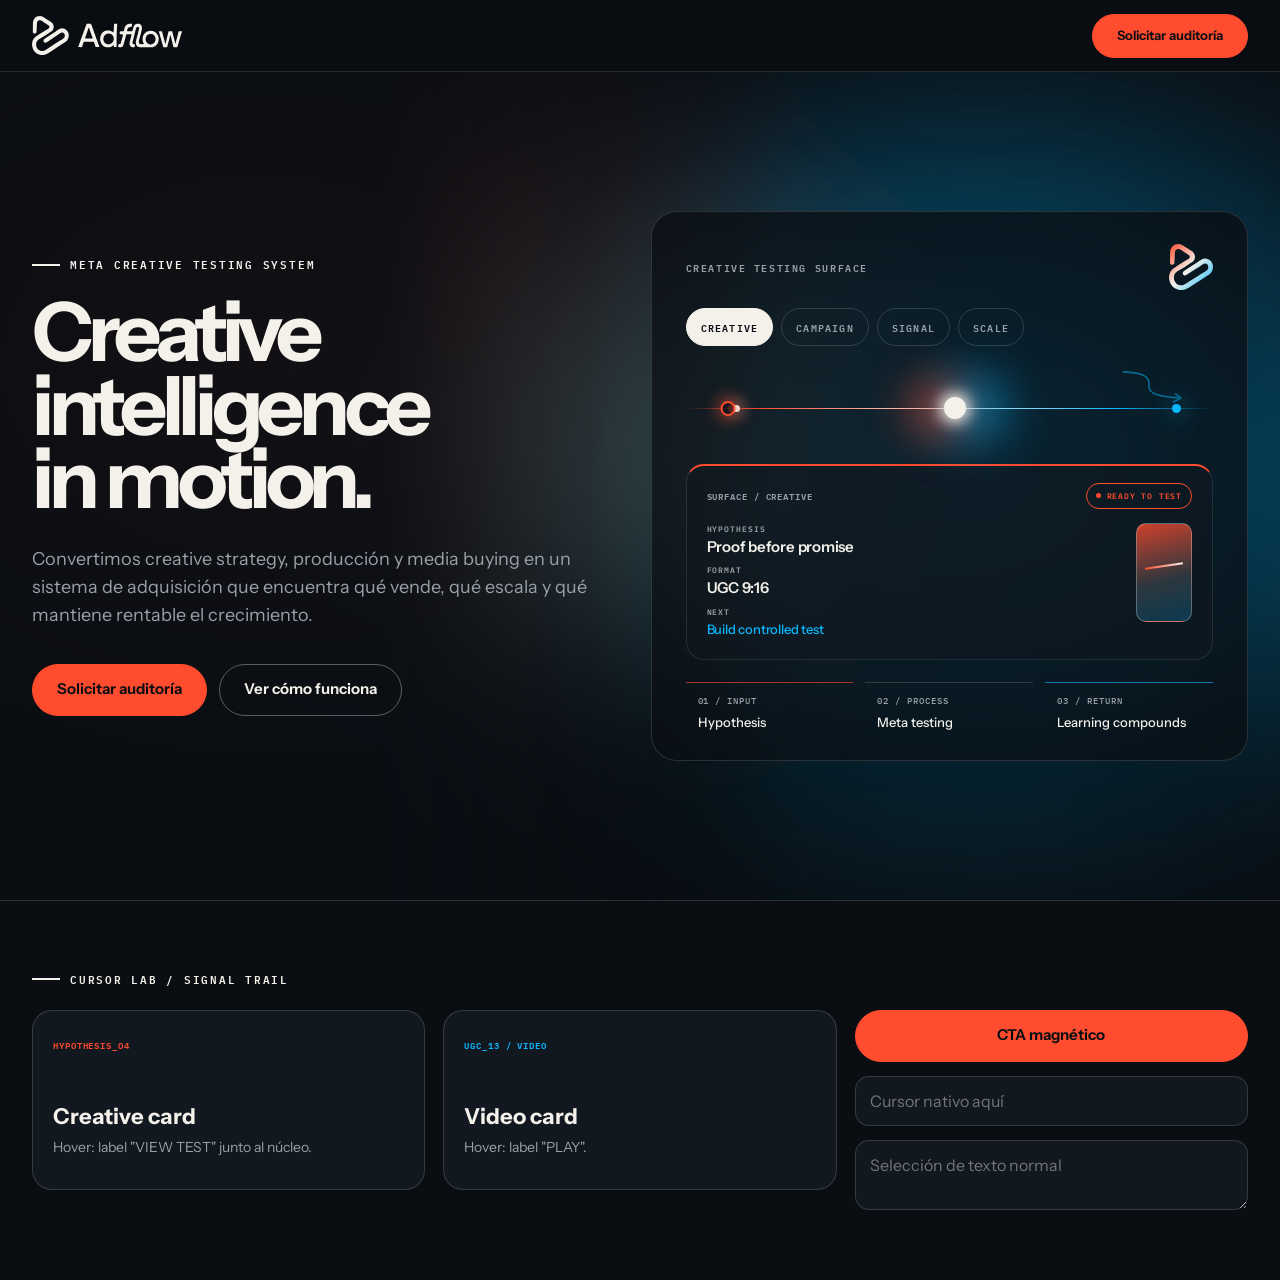
<file: hero-prototype.html>
<!doctype html>
<html lang="es">
<head>
  <meta charset="utf-8">
  <meta name="viewport" content="width=device-width,initial-scale=1">
  <title>Hero prototype — Creative Testing Surface</title>
  <meta name="robots" content="noindex,nofollow">
  <link rel="preconnect" href="https://fonts.googleapis.com">
  <link rel="preconnect" href="https://fonts.gstatic.com" crossorigin>
  <link href="https://fonts.googleapis.com/css2?family=IBM+Plex+Mono:wght@400;500;600&family=Instrument+Sans:wght@400;500;600;700&display=swap" rel="stylesheet">
  <link rel="icon" href="assets/favicon.svg" type="image/svg+xml">
  <style>
    /* Tokens y base — idénticos a index.html */
    :root{--ink:#0a0e13;--ivory:#f4f1eb;--red:#ff4b2e;--blue:#09b7ff;--mint:#b7f0e2;--surface:#111820;--mist:#98a1a8;--soft-line:rgba(244,241,235,.16);--max:1280px;--sans:'Instrument Sans',Arial,sans-serif;--mono:'IBM Plex Mono',monospace}
    *{box-sizing:border-box}body{margin:0;background:var(--ink);color:var(--ivory);font-family:var(--sans);font-size:17px;line-height:1.5;overflow-x:hidden}img{display:block;max-width:100%}
    .wrap{width:min(var(--max),calc(100% - 64px));margin:auto}
    .eyebrow{display:flex;align-items:center;gap:10px;margin:0 0 22px;font-family:var(--mono);font-size:11px;font-weight:600;letter-spacing:.16em;text-transform:uppercase}.eyebrow:before{content:"";width:28px;height:2px;background:currentColor}
    h1{margin:0 0 30px;font-size:clamp(64px,6.4vw,100px);line-height:.9;letter-spacing:-.065em;max-width:670px}
    .lead{font-size:clamp(18px,1.4vw,21px);line-height:1.55;max-width:600px;color:var(--mist);margin:0}
    .btn{display:inline-flex;align-items:center;justify-content:center;min-height:52px;padding:0 24px;border:1px solid var(--ink);border-radius:999px;font-size:15px;font-weight:650;text-decoration:none;transition:.25s;background:transparent}.btn.primary{background:var(--red);border-color:var(--red);color:var(--ink)}.btn.light{border-color:rgba(244,241,235,.35);color:var(--ivory)}.btn:hover{transform:translateY(-3px);box-shadow:0 12px 30px rgba(0,0,0,.18)}
    .btn:focus-visible,button:focus-visible{outline:3px solid var(--blue);outline-offset:3px}
    .actions{display:flex;gap:12px;flex-wrap:wrap;margin-top:34px}

    /* Nav mínima — para consistencia del CTA */
    nav{position:sticky;top:0;z-index:20;height:72px;background:rgba(10,14,19,.94);backdrop-filter:blur(14px);border-bottom:1px solid rgba(244,241,235,.12)}
    nav .wrap{height:100%;display:flex;align-items:center;justify-content:space-between;gap:28px}
    .brand img{width:150px}
    .nav-cta{min-height:44px;font-size:13px}

    /* Hero — fondo oficial signal-field-dark-16x9.svg (sin alterar) */
    .hero{position:relative;min-height:calc(100vh - 72px);padding:64px 0;display:flex;align-items:center;overflow:hidden}
    .hero-bg{position:absolute;inset:-6%;background:url('assets/signal-field-dark-16x9.svg') center/cover no-repeat;animation:bgDrift 26s ease-in-out infinite alternate;will-change:transform}
    @keyframes bgDrift{to{transform:scale(1.05) translateY(-1.2%)}}
    /* Overlay: legibilidad del headline a la izquierda, aire en el resto */
    .hero-shade{position:absolute;inset:0;background:linear-gradient(90deg,rgba(10,14,19,.96) 0 30%,rgba(10,14,19,.72) 46%,rgba(10,14,19,.22) 62%,rgba(10,14,19,.28) 100%)}
    .hero-grid{position:relative;z-index:2;display:grid;grid-template-columns:1fr 1.04fr;gap:44px;align-items:center}
    .hero-grid>*{min-width:0}
    .hero-copy{position:relative;z-index:2}

    /* ===== Panel único: Creative Testing Surface ===== */
    .signal-field{display:flex;align-items:center;justify-content:center}
    .surface-panel{position:relative;width:min(600px,100%);padding:32px 34px 28px;border:1px solid rgba(244,241,235,.14);border-radius:26px;background:rgba(10,14,19,.78);backdrop-filter:blur(18px);-webkit-backdrop-filter:blur(18px);box-shadow:0 46px 110px rgba(0,0,0,.42)}
    .panel-head{display:flex;align-items:center;justify-content:space-between;gap:16px;margin-bottom:18px}
    .surface-label{color:var(--mist);font:600 10px var(--mono);letter-spacing:.16em;text-transform:uppercase}
    .panel-mark{width:44px;animation:learningWake 7s ease-in-out infinite}
    .surface-tabs{display:flex;gap:8px;margin-bottom:26px}
    .surface-tab{border:1px solid var(--soft-line);border-radius:999px;background:transparent;color:var(--mist);font:600 10px var(--mono);letter-spacing:.12em;text-transform:uppercase;padding:9px 14px;cursor:pointer;transition:.25s}
    .surface-tab:hover{color:var(--ivory)}
    .surface-tab[aria-selected="true"]{background:var(--ivory);border-color:var(--ivory);color:var(--ink)}

    /* Zona de la signal line — nodos originales dentro del panel */
    .track-zone{position:relative;height:72px;margin-bottom:20px}
    .signal-track{position:absolute;left:0;right:0;top:50%;height:1px;background:linear-gradient(90deg,rgba(255,75,46,0),var(--red) 14%,var(--ivory) 50%,var(--blue) 82%,rgba(9,183,255,0))}
    .signal-origin,.signal-learning{position:absolute;top:calc(50% - 4px);width:9px;height:9px;border-radius:50%}
    .signal-origin{left:8%;background:var(--red);box-shadow:0 0 22px var(--red);animation:hypothesisWake 7s ease-in-out infinite}
    .signal-learning{right:6%;background:var(--blue);box-shadow:0 0 24px var(--blue);animation:learningWake 7s ease-in-out infinite}
    .signal-core{position:absolute;left:49%;top:calc(50% - 11px);width:22px;height:22px;border-radius:50%;background:var(--ivory);box-shadow:0 0 15px 4px var(--ivory),-18px 0 44px 18px rgba(255,75,46,.55),18px 0 48px 20px rgba(9,183,255,.6);animation:coreProcess 7s ease-in-out infinite}
    .signal-packet{position:absolute;left:9%;top:calc(50% - 3px);width:7px;height:7px;border-radius:50%;background:var(--ivory);box-shadow:0 0 15px var(--ivory);animation:signalTravel 7s cubic-bezier(.4,0,.2,1) infinite}
    .surface-marker{position:absolute;top:calc(50% - 7px);left:8%;width:15px;height:15px;border-radius:50%;border:2px solid var(--marker,var(--red));background:rgba(10,14,19,.7);box-shadow:0 0 18px var(--marker,var(--red));transform:translateX(-50%);transition:left .7s cubic-bezier(.4,0,.2,1),border-color .4s,box-shadow .4s}
    .signal-return{position:absolute;right:2%;top:-6px;width:96px;height:50px;transform:rotate(7deg);background:url('assets/annotation-arrow-return-blue.svg') center/contain no-repeat;opacity:.5;transition:opacity .4s}
    .surface-panel[data-state="scale"] .signal-return{opacity:1}
    @keyframes hypothesisWake{0%,100%{opacity:.48;transform:scale(.72)}16%,40%{opacity:1;transform:scale(1.25)}}
    @keyframes signalTravel{0%,14%{left:9%;opacity:0}24%{opacity:1}55%{left:49%;opacity:1}72%,100%{left:91%;opacity:0}}
    @keyframes coreProcess{0%,34%,100%{transform:scale(.8);filter:brightness(.85)}48%,58%{transform:scale(1.22);filter:brightness(1.25)}}
    @keyframes learningWake{0%,55%,100%{opacity:.45;transform:scale(.8)}68%,88%{opacity:1;transform:scale(1.14)}}
    /* Progresión de color: hipótesis roja → procesamiento ivory → señal → escala azul */
    .surface-panel[data-state="creative"]{--marker:var(--red)}
    .surface-panel[data-state="campaign"]{--marker:var(--ivory)}
    .surface-panel[data-state="signal"]{--marker:#86d7f8}
    .surface-panel[data-state="scale"]{--marker:var(--blue)}

    /* Tarjeta escenario — segundo nivel visual dentro del panel */
    .scenario{min-height:196px;padding:17px 20px 15px;border:1px solid rgba(244,241,235,.1);border-top:2px solid var(--marker,var(--red));border-radius:18px;background:rgba(17,24,32,.55);transition:border-color .4s;margin-bottom:22px}
    .scenario-head{display:flex;justify-content:space-between;align-items:center;gap:12px;margin-bottom:14px}
    .scenario-id{font:600 9px var(--mono);letter-spacing:.1em;color:var(--mist);text-transform:uppercase}
    .scenario-status{display:inline-flex;align-items:center;gap:6px;padding:6px 9px;border:1px solid currentColor;border-radius:999px;font:600 8px var(--mono);letter-spacing:.1em;text-transform:uppercase}
    .scenario-status:before{content:"";width:5px;height:5px;border-radius:50%;background:currentColor}
    .tone-red{color:var(--red)}.tone-blue{color:var(--blue)}.tone-neutral{color:var(--mist)}
    .scenario-body{display:flex;gap:16px;align-items:flex-start}
    .scenario-rows{display:grid;gap:8px;flex:1;min-width:0}
    .scenario-row span{display:block;font:600 8px var(--mono);letter-spacing:.12em;text-transform:uppercase;color:var(--mist);margin-bottom:3px}
    .scenario-row b{display:block;font-size:15px;font-weight:600;letter-spacing:-.015em;line-height:1.25}
    .scenario-row.next b{color:var(--blue);font-size:13px;font-weight:500}
    .scenario-tagline{margin:11px 0 0;padding-top:9px;border-top:1px solid var(--soft-line);font:600 9px var(--mono);letter-spacing:.11em;text-transform:uppercase;color:var(--blue)}
    .scenario.swap{animation:scenarioSwap .3s ease}
    @keyframes scenarioSwap{from{opacity:0;transform:translateY(8px)}to{opacity:1;transform:none}}

    /* Especímenes conceptuales — sin clientes ni anuncios reales */
    .spec{flex:none;position:relative}
    .spec-creative{width:56px;aspect-ratio:9/16;border-radius:10px;border:1px solid rgba(244,241,235,.3);background:linear-gradient(165deg,rgba(255,75,46,.8),rgba(244,241,235,.14) 58%,rgba(9,183,255,.22))}
    .spec-creative:after{content:"";position:absolute;left:8px;right:8px;top:42%;height:2px;background:linear-gradient(90deg,var(--red),var(--ivory));transform:rotate(-8deg)}
    .spec-campaign{width:82px;height:98px;display:flex;align-items:center;gap:10px}
    .spec-campaign i{display:block;width:30px;aspect-ratio:9/16;border-radius:6px;border:1px solid rgba(244,241,235,.45);background:linear-gradient(165deg,rgba(244,241,235,.5),rgba(244,241,235,.08))}
    .spec-campaign u{display:grid;gap:8px;text-decoration:none;position:relative;padding-left:10px}
    .spec-campaign u:before{content:"";position:absolute;left:0;top:6px;bottom:6px;width:1px;background:var(--soft-line)}
    .spec-campaign u b{display:block;width:16px;height:16px;border-radius:5px;border:1px solid rgba(244,241,235,.4)}
    .spec-signal{width:82px;height:98px}
    .spec-signal:before{content:"";position:absolute;left:0;right:0;top:46px;height:3px;border-radius:999px;background:linear-gradient(90deg,var(--ivory),var(--blue))}
    .spec-signal i,.spec-signal u{position:absolute;top:38px;width:10px;height:19px;border:1px solid rgba(9,183,255,.7);border-top:0;border-bottom:0}
    .spec-signal i{left:22%}.spec-signal u{left:58%}
    .spec-scale{width:82px;height:80px;background:url('assets/annotation-arrow-curve-blue.svg') center/contain no-repeat;transform:scaleX(-1) rotate(14deg)}

    /* Etapas inferiores dentro del panel */
    .signal-copy{display:grid;grid-template-columns:repeat(3,1fr);gap:12px}
    .signal-copy div{padding:12px 12px 0;border-top:1px solid var(--soft-line)}
    .signal-copy div:first-child{border-color:rgba(255,75,46,.62)}.signal-copy div:last-child{border-color:rgba(9,183,255,.62)}
    .signal-copy span{display:block;color:var(--mist);font:500 9px var(--mono);letter-spacing:.11em;text-transform:uppercase}
    .signal-copy b{display:block;margin-top:7px;font-size:13px;font-weight:500}

    /* Mobile / tablet */
    @media(max-width:1024px){
      .hero{min-height:0;padding:56px 0}
      .hero-grid{grid-template-columns:1fr;gap:40px}
      .hero-shade{background:linear-gradient(180deg,rgba(10,14,19,.95) 0 34%,rgba(10,14,19,.6) 52%,rgba(10,14,19,.28) 100%)}
    }
    @media(max-width:640px){
      body{font-size:16px}.wrap{width:calc(100% - 32px)}
      nav{height:64px}.brand img{width:138px}.nav-cta{display:none}
      h1{font-size:clamp(50px,15.5vw,62px);line-height:.88}.lead{font-size:17px}
      .actions{flex-direction:column}.actions .btn{width:100%}
      .surface-panel{padding:22px 18px 20px;border-radius:22px;backdrop-filter:none;-webkit-backdrop-filter:none;background:rgba(10,14,19,.9)}
      .surface-tabs{overflow-x:auto;scroll-snap-type:x mandatory;-webkit-overflow-scrolling:touch;padding-bottom:6px;margin-bottom:18px}
      .surface-tab{flex:none;scroll-snap-align:start}
      .track-zone{height:58px;margin-bottom:14px}
      .scenario{min-height:0;margin-bottom:18px}
      .signal-return{width:74px;height:38px;top:-10px}
      .panel-mark{width:36px}
      .signal-copy{gap:8px}.signal-copy div{padding:10px 6px 0}.signal-copy span{font-size:7px;letter-spacing:.06em}.signal-copy b{font-size:10px}
    }
    @media(prefers-reduced-motion:reduce){
      *,*:before,*:after{animation:none!important;transition:none!important}
    }
  </style>
</head>
<body>
  <nav aria-label="Principal"><div class="wrap"><a class="brand" href="#"><img src="assets/adflow-lockup-ivory.svg" alt="Adflow"></a><a class="btn primary nav-cta" href="#audit">Solicitar auditoría</a></div></nav>

  <section class="hero">
    <div class="hero-bg" aria-hidden="true"></div>
    <div class="hero-shade" aria-hidden="true"></div>
    <div class="wrap hero-grid">
      <div class="hero-copy">
        <p class="eyebrow">Meta creative testing system</p>
        <h1>Creative intelligence<br>in motion.</h1>
        <p class="lead">Convertimos creative strategy, producción y media buying en un sistema de adquisición que encuentra qué vende, qué escala y qué mantiene rentable el crecimiento.</p>
        <div class="actions"><a class="btn primary" href="#audit">Solicitar auditoría</a><a class="btn light" href="#method">Ver cómo funciona</a></div>
      </div>

      <div class="signal-field">
        <div class="surface-panel" data-state="creative" aria-label="Creative Testing Surface: la hipótesis creativa se convierte en campaña, señal económica y escala rentable">
          <div class="panel-head">
            <span class="surface-label" id="surface-label">Creative Testing Surface</span>
            <img class="panel-mark" src="assets/adflow-symbol-signal.svg" alt="">
          </div>
          <div class="surface-tabs" role="tablist" aria-labelledby="surface-label">
            <button class="surface-tab" role="tab" id="tab-creative" aria-selected="true" aria-controls="scenario-panel" data-state="creative">Creative</button>
            <button class="surface-tab" role="tab" id="tab-campaign" aria-selected="false" aria-controls="scenario-panel" data-state="campaign" tabindex="-1">Campaign</button>
            <button class="surface-tab" role="tab" id="tab-signal" aria-selected="false" aria-controls="scenario-panel" data-state="signal" tabindex="-1">Signal</button>
            <button class="surface-tab" role="tab" id="tab-scale" aria-selected="false" aria-controls="scenario-panel" data-state="scale" tabindex="-1">Scale</button>
          </div>
          <div class="track-zone" aria-hidden="true">
            <div class="signal-track"></div>
            <div class="signal-origin"></div>
            <div class="signal-packet"></div>
            <div class="signal-core"></div>
            <div class="signal-learning"></div>
            <div class="surface-marker"></div>
            <div class="signal-return"></div>
          </div>
          <div class="scenario" id="scenario-panel" role="tabpanel" aria-live="polite"></div>
          <div class="signal-copy">
            <div><span>01 / Input</span><b>Hypothesis</b></div>
            <div><span>02 / Process</span><b>Meta testing</b></div>
            <div><span>03 / Return</span><b>Learning compounds</b></div>
          </div>
        </div>
      </div>
    </div>
  </section>

  <!-- Cursor lab: zona de pruebas del Signal Trail (solo en el prototipo) -->
  <section style="padding:70px 0;border-top:1px solid var(--soft-line)">
    <div class="wrap">
      <p class="eyebrow">Cursor lab / Signal Trail</p>
      <div style="display:grid;grid-template-columns:repeat(auto-fit,minmax(220px,1fr));gap:18px;align-items:start">
        <article data-cursor-label="View test" style="min-height:180px;border:1px solid var(--soft-line);border-radius:20px;padding:20px;background:var(--surface)">
          <span style="font:600 9px var(--mono);letter-spacing:.1em;color:var(--red)">HYPOTHESIS_04</span>
          <h3 style="margin:44px 0 4px;font-size:22px">Creative card</h3>
          <p style="margin:0;color:var(--mist);font-size:14px">Hover: label "VIEW TEST" junto al núcleo.</p>
        </article>
        <article data-cursor-label="Play" style="min-height:180px;border:1px solid var(--soft-line);border-radius:20px;padding:20px;background:var(--surface)">
          <span style="font:600 9px var(--mono);letter-spacing:.1em;color:var(--blue)">UGC_13 / VIDEO</span>
          <h3 style="margin:44px 0 4px;font-size:22px">Video card</h3>
          <p style="margin:0;color:var(--mist);font-size:14px">Hover: label "PLAY".</p>
        </article>
        <div style="display:grid;gap:14px">
          <a class="btn primary" href="#" onclick="return false">CTA magnético</a>
          <input placeholder="Cursor nativo aquí" style="border:1px solid var(--soft-line);border-radius:14px;background:var(--surface);padding:14px;font:16px var(--sans);color:var(--ivory)">
          <textarea placeholder="Selección de texto normal" style="border:1px solid var(--soft-line);border-radius:14px;background:var(--surface);padding:14px;font:16px var(--sans);color:var(--ivory);min-height:70px"></textarea>
        </div>
      </div>
    </div>
  </section>

  <script>
    // Contenido metodológico e ilustrativo — variables que Adflow interpreta,
    // sin valores numéricos, clientes, anuncios ni resultados reales.
    const SCENARIOS = {
      creative: {
        id: 'SURFACE / CREATIVE', pos: '8%', status: { text: 'Ready to test', tone: 'red' },
        rows: [
          ['Hypothesis', 'Proof before promise'],
          ['Format', 'UGC 9:16'],
        ],
        next: 'Build controlled test',
        spec: '<div class="spec spec-creative" aria-hidden="true"></div>'
      },
      campaign: {
        id: 'SURFACE / CAMPAIGN', pos: '46%', status: { text: 'Testing', tone: 'neutral' },
        rows: [
          ['Structure', 'Broad prospecting'],
          ['Method', 'Controlled creative test'],
          ['Variable', 'Creative concept'],
        ],
        next: 'Expose hypothesis to signal',
        spec: '<div class="spec spec-campaign" aria-hidden="true"><i></i><u><b></b><b></b><b></b></u></div>'
      },
      signal: {
        id: 'SURFACE / SIGNAL', pos: '68%', status: { text: 'Reading signal', tone: 'blue' },
        rows: [
          ['Read', 'Attributed revenue'],
          ['Guardrail', 'CAC vs. target'],
          ['Guardrail', 'Contribution margin'],
        ],
        next: 'Scale, hold or iterate',
        nextLabel: 'Decision',
        spec: '<div class="spec spec-signal" aria-hidden="true"><i></i><u></u></div>'
      },
      scale: {
        id: 'SURFACE / SCALE', pos: '92%', status: { text: 'Profitable scale', tone: 'blue' },
        rows: [
          ['Condition', 'Acquisition economics validated'],
          ['Next', 'Increase spend or iterate'],
        ],
        next: 'Feed learning into the next creative cycle',
        nextLabel: 'Return',
        spec: '<div class="spec spec-scale" aria-hidden="true"></div>',
        tagline: 'Scale only what improves the economics.'
      }
    };

    const panelBox = document.querySelector('.surface-panel');
    const marker = document.querySelector('.surface-marker');
    const panel = document.getElementById('scenario-panel');
    const tabs = [...document.querySelectorAll('.surface-tab')];
    const reduced = matchMedia('(prefers-reduced-motion: reduce)').matches;
    const mobile = matchMedia('(max-width: 640px)').matches;

    function render(state) {
      const s = SCENARIOS[state];
      panelBox.dataset.state = state;
      marker.style.left = s.pos;
      panel.innerHTML =
        '<div class="scenario-head"><span class="scenario-id">' + s.id + '</span>' +
        '<span class="scenario-status tone-' + s.status.tone + '">' + s.status.text + '</span></div>' +
        '<div class="scenario-body"><div class="scenario-rows">' +
        s.rows.map(([k, v]) => '<div class="scenario-row"><span>' + k + '</span><b>' + v + '</b></div>').join('') +
        '<div class="scenario-row next"><span>' + (s.nextLabel || 'Next') + '</span><b>' + s.next + '</b></div></div>' +
        (s.spec || '') + '</div>' +
        (s.tagline ? '<p class="scenario-tagline">' + s.tagline + '</p>' : '');
      if (!reduced) { panel.classList.remove('swap'); void panel.offsetWidth; panel.classList.add('swap'); }
      tabs.forEach(t => {
        const on = t.dataset.state === state;
        t.setAttribute('aria-selected', String(on));
        t.tabIndex = on ? 0 : -1;
      });
    }

    // Auto-avance: hover/focus/pestaña oculta PAUSAN; interacción manual CANCELA.
    const order = ['creative', 'campaign', 'signal', 'scale'];
    let auto = null, cancelled = reduced || mobile, paused = false, i = 0;
    function startAuto() {
      if (cancelled || auto) return;
      auto = setInterval(() => {
        if (paused || document.hidden) return;
        i = (i + 1) % order.length; render(order[i]);
      }, 6500);
    }
    function cancelAuto() { cancelled = true; if (auto) { clearInterval(auto); auto = null; } }
    tabs.forEach(tab => {
      tab.addEventListener('click', () => { cancelAuto(); i = order.indexOf(tab.dataset.state); render(tab.dataset.state); });
      tab.addEventListener('keydown', e => {
        if (e.key !== 'ArrowRight' && e.key !== 'ArrowLeft') return;
        e.preventDefault(); cancelAuto();
        const idx = tabs.indexOf(tab);
        const next = tabs[(idx + (e.key === 'ArrowRight' ? 1 : tabs.length - 1)) % tabs.length];
        next.focus(); i = order.indexOf(next.dataset.state); render(next.dataset.state);
      });
    });
    panelBox.addEventListener('pointerenter', () => { paused = true; });
    panelBox.addEventListener('pointerleave', () => { paused = false; });
    panelBox.addEventListener('focusin', () => { paused = true; });
    panelBox.addEventListener('focusout', () => { paused = false; });

    render('creative');
    startAuto();
  </script>
  <script src="assets/signal-cursor.js" defer></script>
  <script>
    // Driver de demo para capturas del cursor (solo con ?demo=trail|cta|click|card)
    (function () {
      var m = location.search.match(/demo=(\w+)/);
      if (!m) return;
      var mode = m[1];
      function move(x, y) { document.dispatchEvent(new PointerEvent('pointermove', { clientX: x, clientY: y })); }
      function over(el) { el && el.dispatchEvent(new PointerEvent('pointerover', { bubbles: true })); }
      function down(x, y) { document.dispatchEvent(new PointerEvent('pointerdown', { clientX: x, clientY: y })); }
      addEventListener('load', function () {
        var t0 = performance.now(), lastPulse = 0;
        var cta = document.querySelector('.actions .btn.primary');
        var card = document.querySelector('[data-cursor-label="View test"]');
        if (mode === 'card' && card) { card.style.cssText += ';position:fixed;top:230px;left:460px;width:300px;z-index:60'; }
        if (mode === 'cta' && cta) over(cta);
        if (mode === 'card' && card) over(card);
        var f = 0;
        (function loop(now) {
          requestAnimationFrame(loop);
          f++; // pasos por frame: denso y suave, como un mouse real
          if (mode === 'trail') {
            move(360 + ((f * 2.2) % 760), 330 + Math.sin(f * 0.028) * 80);
          } else if (mode === 'cta' && cta) {
            var r = cta.getBoundingClientRect();
            move(r.left + r.width / 2 + Math.cos(f * 0.05) * 12, r.top + r.height / 2 + Math.sin(f * 0.05) * 6);
          } else if (mode === 'click') {
            var x = 620 + Math.cos(f * 0.04) * 30, y = 420 + Math.sin(f * 0.04) * 18;
            move(x, y);
            if (now - lastPulse > 380) { down(x, y); lastPulse = now; }
          } else if (mode === 'card' && card) {
            var rc = card.getBoundingClientRect();
            move(rc.left + rc.width / 2 + Math.cos(f * 0.045) * 26, rc.top + rc.height / 2 + Math.sin(f * 0.045) * 14);
          }
        })(t0);
      });
    })();
  </script>
</body>
</html>
</file>
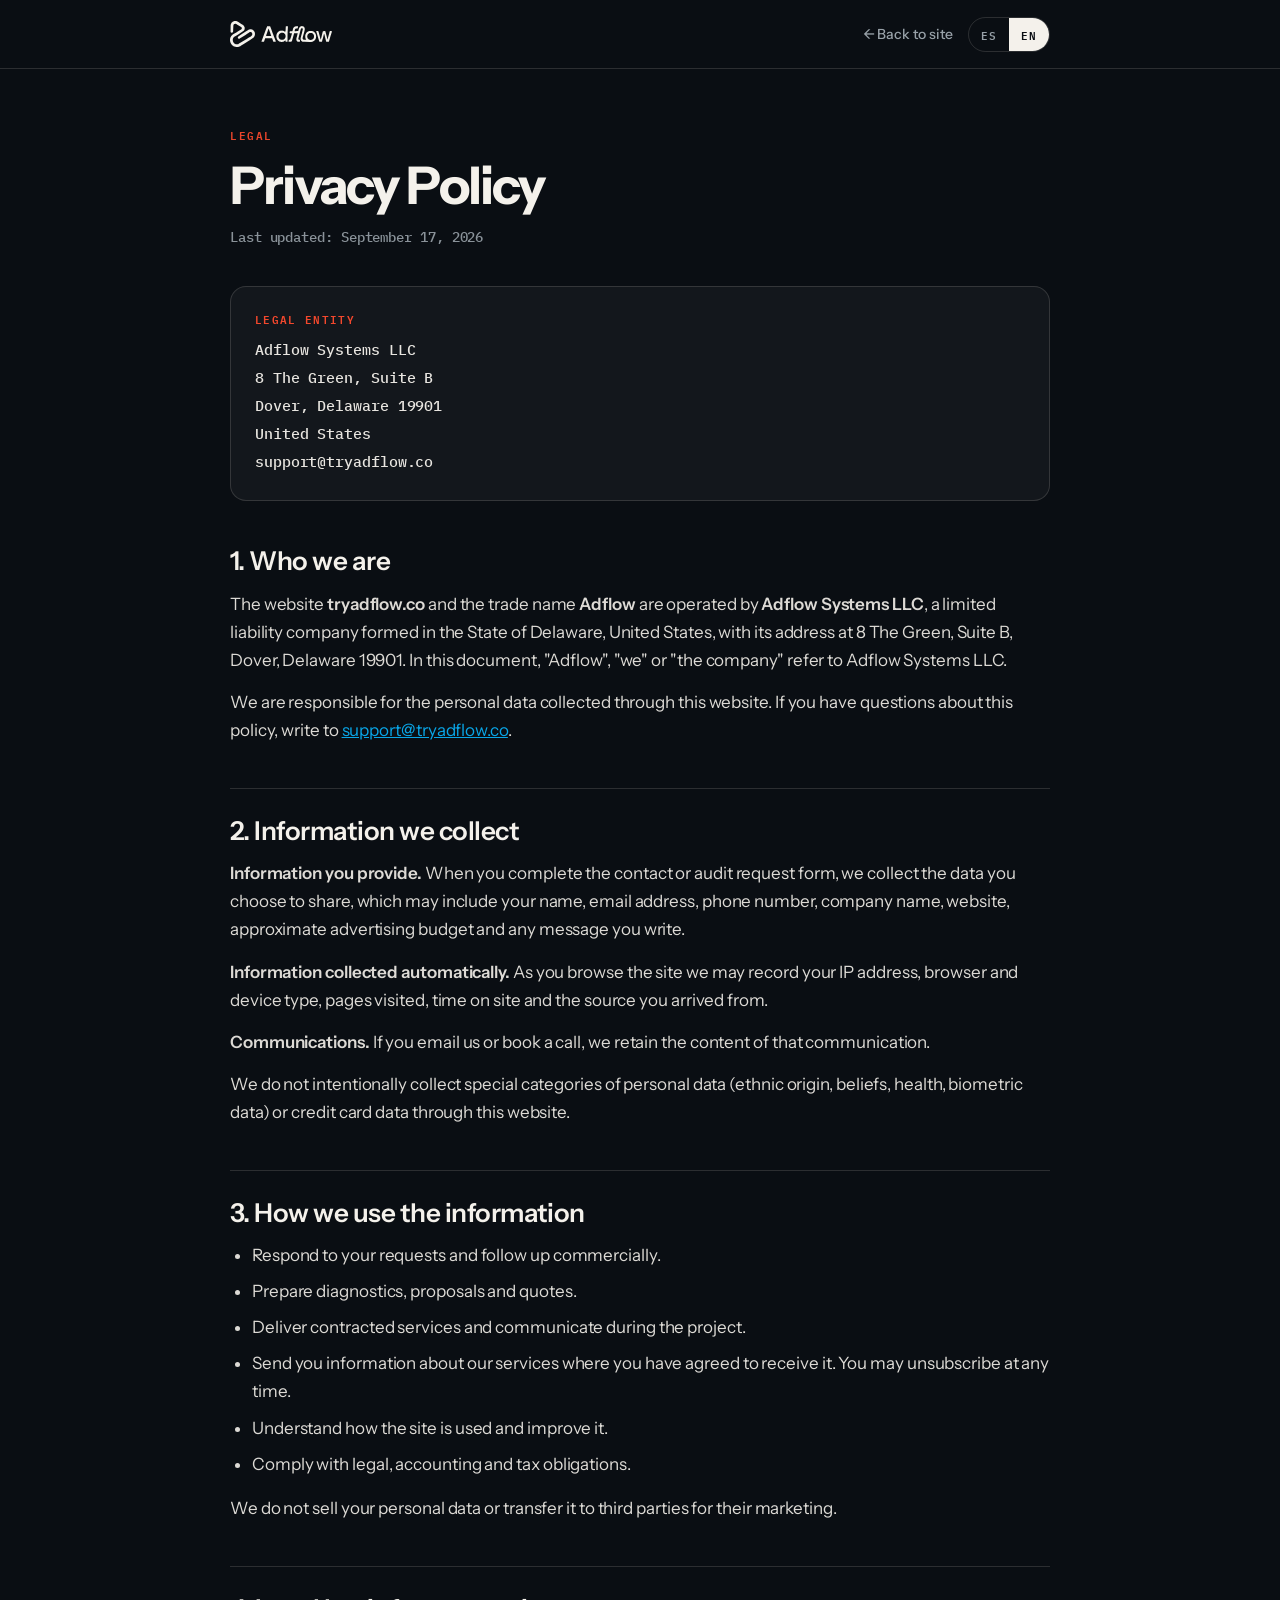
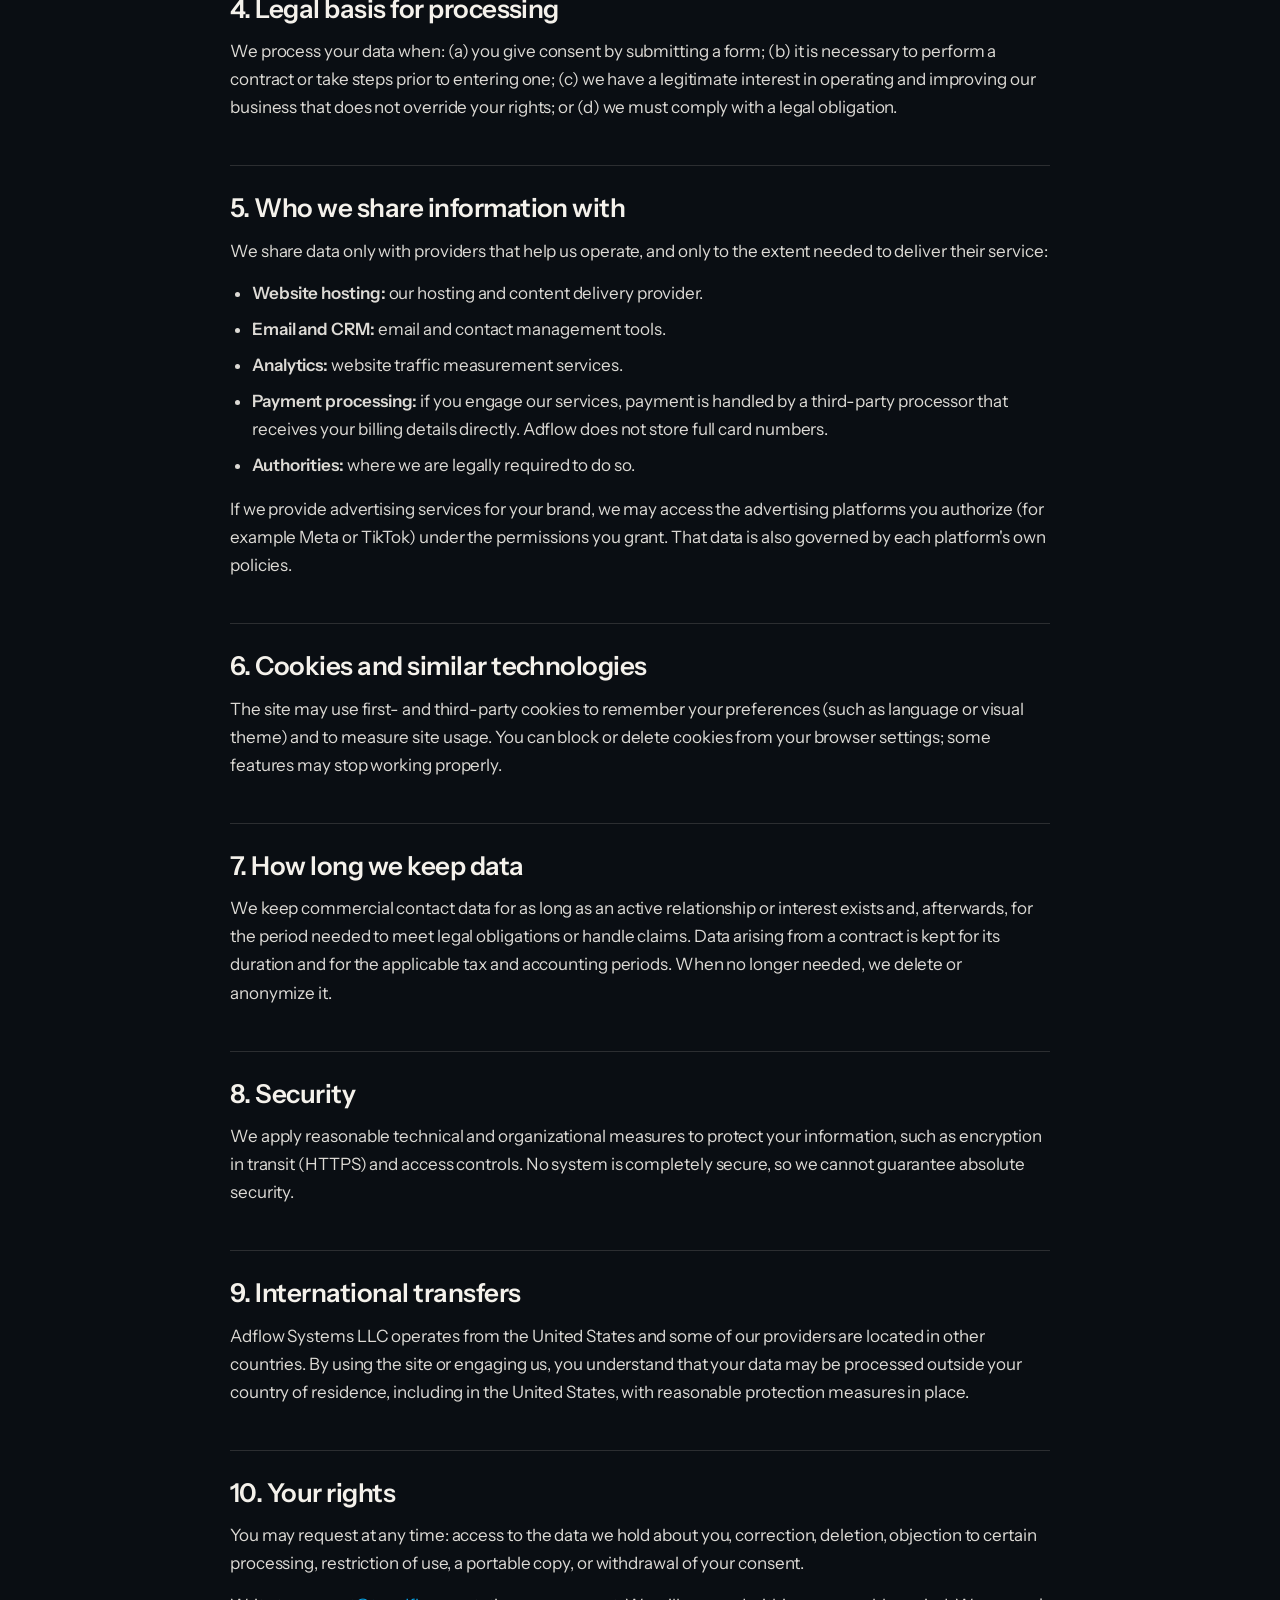
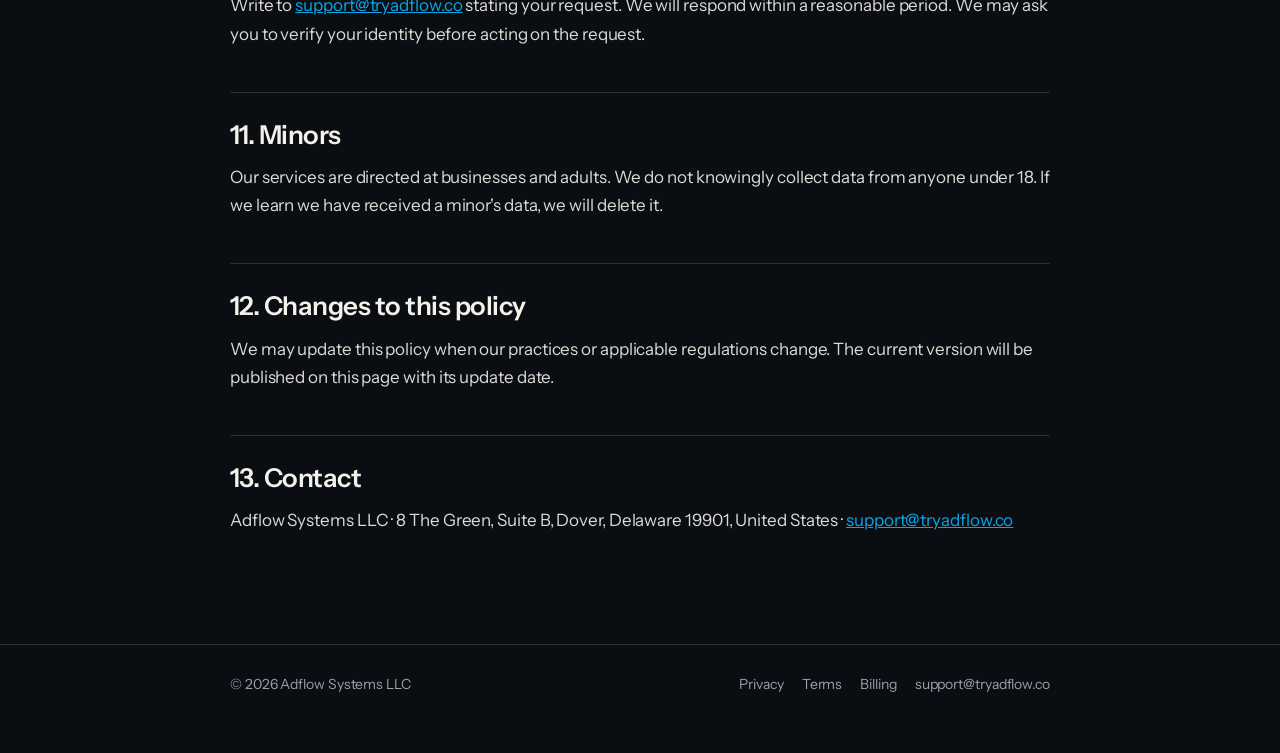
<file: privacy.html>
<!doctype html>
<html lang="es" data-page="privacy.html">
<head>
<meta charset="utf-8">
<meta name="viewport" content="width=device-width,initial-scale=1">
<title>Aviso de Privacidad / Privacy Policy — Adflow</title>
<meta name="description" content="Cómo Adflow Systems LLC recopila, usa y protege los datos personales recibidos a través de tryadflow.co.">
<meta name="robots" content="index,follow">
<link rel="canonical" href="https://www.tryadflow.co/privacy.html">
<link rel="icon" href="assets/favicon.svg" type="image/svg+xml">
<link rel="preconnect" href="https://fonts.googleapis.com">
<link rel="preconnect" href="https://fonts.gstatic.com" crossorigin>
<link href="https://fonts.googleapis.com/css2?family=IBM+Plex+Mono:wght@400;500;600&family=Instrument+Sans:wght@400;500;600;700&display=swap" rel="stylesheet">
<link rel="stylesheet" href="assets/legal.css">
<script>
// Respeta el tema elegido en el sitio principal antes del primer pintado.
(function(){try{var t=localStorage.getItem('adflow-theme');
if(t)document.documentElement.setAttribute('data-theme',t);}catch(e){}})();
</script>
</head>
<body>
<nav class="legal-nav"><div class="wrap">
  <a href="/" aria-label="Adflow — inicio"><img src="assets/adflow-lockup-ivory.svg" alt="Adflow" id="lockup"></a>
  <span class="spacer"></span>
  <a class="back" href="/" data-t="back">&larr; Volver al sitio</a>
  <div class="langsw" role="group" aria-label="Idioma / Language">
    <button type="button" data-setlang="es" aria-pressed="true">ES</button>
    <button type="button" data-setlang="en" aria-pressed="false">EN</button>
  </div>
</div></nav>

<main><div class="wrap">
<div data-lang-block="es" class="on">

<p class="eyebrow">Legal</p>
<h1>Aviso de Privacidad</h1>
<p class="updated">Última actualización: 17 de septiembre de 2026</p>
<div class="entity">
<p>Responsable legal</p>
<p>Adflow Systems LLC</p><p>8 The Green, Suite B</p>
<p>Dover, Delaware 19901</p><p>Estados Unidos</p>
<p>support@tryadflow.co</p></div>

<h2>1. Quiénes somos</h2>
<p>El sitio <strong>tryadflow.co</strong> y la marca comercial <strong>Adflow</strong> son
operados por <strong>Adflow Systems LLC</strong>, una sociedad de responsabilidad limitada
constituida en el estado de Delaware, Estados Unidos, con domicilio en 8 The Green, Suite B,
Dover, Delaware 19901. En este documento, "Adflow", "nosotros" o "la empresa" se refieren a
Adflow Systems LLC.</p>
<p>Somos responsables del tratamiento de los datos personales que se recopilan a través de
este sitio. Si tienes dudas sobre este aviso, escríbenos a
<a href="mailto:support@tryadflow.co">support@tryadflow.co</a>.</p>

<h2>2. Qué información recopilamos</h2>
<p><strong>Información que nos proporcionas.</strong> Cuando llenas el formulario de contacto
o solicitud de auditoria, recopilamos los datos que decides compartir, que pueden incluir tu
nombre, correo electrónico, teléfono, nombre de tu empresa, sitio web, presupuesto publicitario
aproximado y cualquier mensaje que escribas.</p>
<p><strong>Información que se recopila automáticamente.</strong> Al navegar el sitio podemos
registrar tu dirección IP, tipo de navegador y dispositivo, paginas visitadas, tiempo de
permanencia y la fuente desde la que llegaste.</p>
<p><strong>Comunicaciones.</strong> Si nos escribes por correo o agendas una llamada,
conservamos el contenido de esa comunicación.</p>
<p>No recopilamos intencionalmente categorias especiales de datos personales (origen étnico,
creencias, salud, datos biométricos) ni datos de tarjetas de crédito a través de este sitio.</p>

<h2>3. Para qué usamos la información</h2>
<ul>
<li>Responder tus solicitudes y darte seguimiento comercial.</li>
<li>Preparar diagnosticos, propuestas y presupuestos.</li>
<li>Prestar los servicios contratados y comunicarnos durante el proyecto.</li>
<li>Enviarte información sobre nuestros servicios, cuando lo hayas aceptado. Puedes darte de
baja en cualquier momento.</li>
<li>Entender como se usa el sitio y mejorarlo.</li>
<li>Cumplir obligaciones legales, contables y fiscales.</li>
</ul>
<p>No vendemos tus datos personales ni los cedemos a terceros para su comercialización.</p>

<h2>4. Base para el tratamiento</h2>
<p>Tratamos tus datos cuando: (a) nos das tu consentimiento al enviar un formulario;
(b) es necesario para ejecutar un contrato o tomar medidas previas a su celebración;
(c) existe un interes legitimo en operar y mejorar nuestro negocio, sin que ello afecte tus
derechos; o (d) debemos cumplir una obligación legal.</p>

<h2>5. Con quién compartimos la información</h2>
<p>Compartimos datos únicamente con proveedores que nos ayudan a operar, y solo en la medida
necesaria para prestar su servicio:</p>
<ul>
<li><strong>Alojamiento del sitio:</strong> nuestro proveedor de hosting y red de distribución.</li>
<li><strong>Correo y CRM:</strong> herramientas de correo y gestión de contactos comerciales.</li>
<li><strong>Analítica:</strong> servicios de medición de tráfico del sitio.</li>
<li><strong>Procesamiento de pagos:</strong> si contratas nuestros servicios, el pago se
procesa mediante un proveedor externo que recibe directamente tus datos de facturación.
Adflow no almacena numeros completos de tarjeta.</li>
<li><strong>Autoridades:</strong> cuando exista una obligación legal de hacerlo.</li>
</ul>
<p>Si prestamos servicios de publicidad para tu marca, podemos acceder a las plataformas
publicitarias que tu nos autorices (por ejemplo Meta o TikTok) bajo los permisos que tu
concedas. Esos datos se rigen además por las políticas de cada plataforma.</p>

<h2>6. Cookies y tecnologías similares</h2>
<p>El sitio puede usar cookies propias y de terceros para recordar tus preferencias (como el
idioma o el tema visual) y para medir el uso del sitio. Puedes bloquear o eliminar las cookies
desde la configuración de tu navegador; algunas funciones podrian dejar de operar correctamente.</p>

<h2>7. Cuánto tiempo conservamos los datos</h2>
<p>Conservamos los datos de contacto comercial mientras exista una relación o interes vigente y,
despues, por el plazo necesario para atender obligaciones legales o reclamaciones. Los datos
derivados de un contrato se conservan durante la vigencia del mismo y por los plazos fiscales
y contables aplicables. Cuando dejan de ser necesarios, los eliminamos o anonimizamos.</p>

<h2>8. Seguridad</h2>
<p>Aplicamos medidas técnicas y organizativas razonables para proteger tu información, como
cifrado en transito (HTTPS) y control de accesos. Ningún sistema es completamente seguro, por
lo que no podemos garantizar seguridad absoluta.</p>

<h2>9. Transferencias internacionales</h2>
<p>Adflow Systems LLC opera desde Estados Unidos y algunos de nuestros proveedores se
encuentran en otros paises. Al usar el sitio o contratarnos, entiendes que tus datos pueden
ser tratados fuera de tu pais de residencia, incluyendo Estados Unidos, con medidas razonables
de protección.</p>

<h2>10. Tus derechos</h2>
<p>Puedes solicitar en cualquier momento: acceder a los datos que tenemos sobre ti,
corregirlos, solicitar su eliminación, oponerte a determinados tratamientos, limitar su uso,
pedir una copia portable o retirar tu consentimiento.</p>
<p>Escribe a <a href="mailto:support@tryadflow.co">support@tryadflow.co</a> indicando tu
solicitud. Responderemos en un plazo razonable. Podemos pedirte que acredites tu identidad
antes de atender la solicitud.</p>

<h2>11. Menores de edad</h2>
<p>Nuestros servicios se dirigen a empresas y personas mayores de edad. No recopilamos
conscientemente datos de menores de 18 años. Si detectamos que recibimos datos de un menor,
los eliminaremos.</p>

<h2>12. Cambios a este aviso</h2>
<p>Podemos actualizar este aviso cuando cambien nuestras prácticas o la normativa aplicable.
Publicaremos la versión vigente en esta página con su fecha de actualización.</p>

<h2>13. Contacto</h2>
<p>Adflow Systems LLC &middot; 8 The Green, Suite B, Dover, Delaware 19901, Estados Unidos
&middot; <a href="mailto:support@tryadflow.co">support@tryadflow.co</a></p>

</div>
<div data-lang-block="en">

<p class="eyebrow">Legal</p>
<h1>Privacy Policy</h1>
<p class="updated">Last updated: September 17, 2026</p>
<div class="entity">
<p>Legal entity</p>
<p>Adflow Systems LLC</p><p>8 The Green, Suite B</p>
<p>Dover, Delaware 19901</p><p>United States</p>
<p>support@tryadflow.co</p></div>

<h2>1. Who we are</h2>
<p>The website <strong>tryadflow.co</strong> and the trade name <strong>Adflow</strong> are
operated by <strong>Adflow Systems LLC</strong>, a limited liability company formed in the
State of Delaware, United States, with its address at 8 The Green, Suite B, Dover, Delaware
19901. In this document, "Adflow", "we" or "the company" refer to Adflow Systems LLC.</p>
<p>We are responsible for the personal data collected through this website. If you have
questions about this policy, write to
<a href="mailto:support@tryadflow.co">support@tryadflow.co</a>.</p>

<h2>2. Information we collect</h2>
<p><strong>Information you provide.</strong> When you complete the contact or audit request
form, we collect the data you choose to share, which may include your name, email address,
phone number, company name, website, approximate advertising budget and any message you write.</p>
<p><strong>Information collected automatically.</strong> As you browse the site we may record
your IP address, browser and device type, pages visited, time on site and the source you
arrived from.</p>
<p><strong>Communications.</strong> If you email us or book a call, we retain the content of
that communication.</p>
<p>We do not intentionally collect special categories of personal data (ethnic origin, beliefs,
health, biometric data) or credit card data through this website.</p>

<h2>3. How we use the information</h2>
<ul>
<li>Respond to your requests and follow up commercially.</li>
<li>Prepare diagnostics, proposals and quotes.</li>
<li>Deliver contracted services and communicate during the project.</li>
<li>Send you information about our services where you have agreed to receive it. You may
unsubscribe at any time.</li>
<li>Understand how the site is used and improve it.</li>
<li>Comply with legal, accounting and tax obligations.</li>
</ul>
<p>We do not sell your personal data or transfer it to third parties for their marketing.</p>

<h2>4. Legal basis for processing</h2>
<p>We process your data when: (a) you give consent by submitting a form; (b) it is necessary
to perform a contract or take steps prior to entering one; (c) we have a legitimate interest
in operating and improving our business that does not override your rights; or (d) we must
comply with a legal obligation.</p>

<h2>5. Who we share information with</h2>
<p>We share data only with providers that help us operate, and only to the extent needed to
deliver their service:</p>
<ul>
<li><strong>Website hosting:</strong> our hosting and content delivery provider.</li>
<li><strong>Email and CRM:</strong> email and contact management tools.</li>
<li><strong>Analytics:</strong> website traffic measurement services.</li>
<li><strong>Payment processing:</strong> if you engage our services, payment is handled by a
third-party processor that receives your billing details directly. Adflow does not store full
card numbers.</li>
<li><strong>Authorities:</strong> where we are legally required to do so.</li>
</ul>
<p>If we provide advertising services for your brand, we may access the advertising platforms
you authorize (for example Meta or TikTok) under the permissions you grant. That data is also
governed by each platform's own policies.</p>

<h2>6. Cookies and similar technologies</h2>
<p>The site may use first- and third-party cookies to remember your preferences (such as
language or visual theme) and to measure site usage. You can block or delete cookies from your
browser settings; some features may stop working properly.</p>

<h2>7. How long we keep data</h2>
<p>We keep commercial contact data for as long as an active relationship or interest exists
and, afterwards, for the period needed to meet legal obligations or handle claims. Data arising
from a contract is kept for its duration and for the applicable tax and accounting periods.
When no longer needed, we delete or anonymize it.</p>

<h2>8. Security</h2>
<p>We apply reasonable technical and organizational measures to protect your information, such
as encryption in transit (HTTPS) and access controls. No system is completely secure, so we
cannot guarantee absolute security.</p>

<h2>9. International transfers</h2>
<p>Adflow Systems LLC operates from the United States and some of our providers are located in
other countries. By using the site or engaging us, you understand that your data may be
processed outside your country of residence, including in the United States, with reasonable
protection measures in place.</p>

<h2>10. Your rights</h2>
<p>You may request at any time: access to the data we hold about you, correction, deletion,
objection to certain processing, restriction of use, a portable copy, or withdrawal of your
consent.</p>
<p>Write to <a href="mailto:support@tryadflow.co">support@tryadflow.co</a> stating your
request. We will respond within a reasonable period. We may ask you to verify your identity
before acting on the request.</p>

<h2>11. Minors</h2>
<p>Our services are directed at businesses and adults. We do not knowingly collect data from
anyone under 18. If we learn we have received a minor's data, we will delete it.</p>

<h2>12. Changes to this policy</h2>
<p>We may update this policy when our practices or applicable regulations change. The current
version will be published on this page with its update date.</p>

<h2>13. Contact</h2>
<p>Adflow Systems LLC &middot; 8 The Green, Suite B, Dover, Delaware 19901, United States
&middot; <a href="mailto:support@tryadflow.co">support@tryadflow.co</a></p>

</div>
</div></main>

<footer class="legal-foot"><div class="wrap">
  <span>&copy; 2026 Adflow Systems LLC</span>
  <span class="spacer"></span>
  <a href="privacy.html">Privacy</a>
  <a href="terms.html">Terms</a>
  <a href="refunds.html">Billing</a>
  <a href="mailto:support@tryadflow.co">support@tryadflow.co</a>
</div></footer>

<script>
(function(){
  var blocks=document.querySelectorAll('[data-lang-block]');
  var btns=document.querySelectorAll('[data-setlang]');
  var back=document.querySelector('[data-t="back"]');
  function apply(l){
    blocks.forEach(function(b){b.classList.toggle('on', b.dataset.langBlock===l);});
    btns.forEach(function(b){b.setAttribute('aria-pressed', String(b.dataset.setlang===l));});
    document.documentElement.lang=l;
    back.textContent = l==='en' ? '\u2190 Back to site' : '\u2190 Volver al sitio';
    try{localStorage.setItem('adflow-lang',l);}catch(e){}
  }
  btns.forEach(function(b){b.addEventListener('click',function(){apply(b.dataset.setlang);});});
  var saved=null; try{saved=localStorage.getItem('adflow-lang');}catch(e){}
  apply(saved==='en'||(!saved&&(navigator.language||'').slice(0,2)==='en') ? 'en' : 'es');
  // El lockup ivory no se ve sobre fondo claro.
  var lk=document.getElementById('lockup');
  function theme(){lk.src = document.documentElement.getAttribute('data-theme')==='light'
    ? 'assets/adflow-lockup-ink.svg' : 'assets/adflow-lockup-ivory.svg';}
  theme();
})();
</script>
</body></html>
</file>
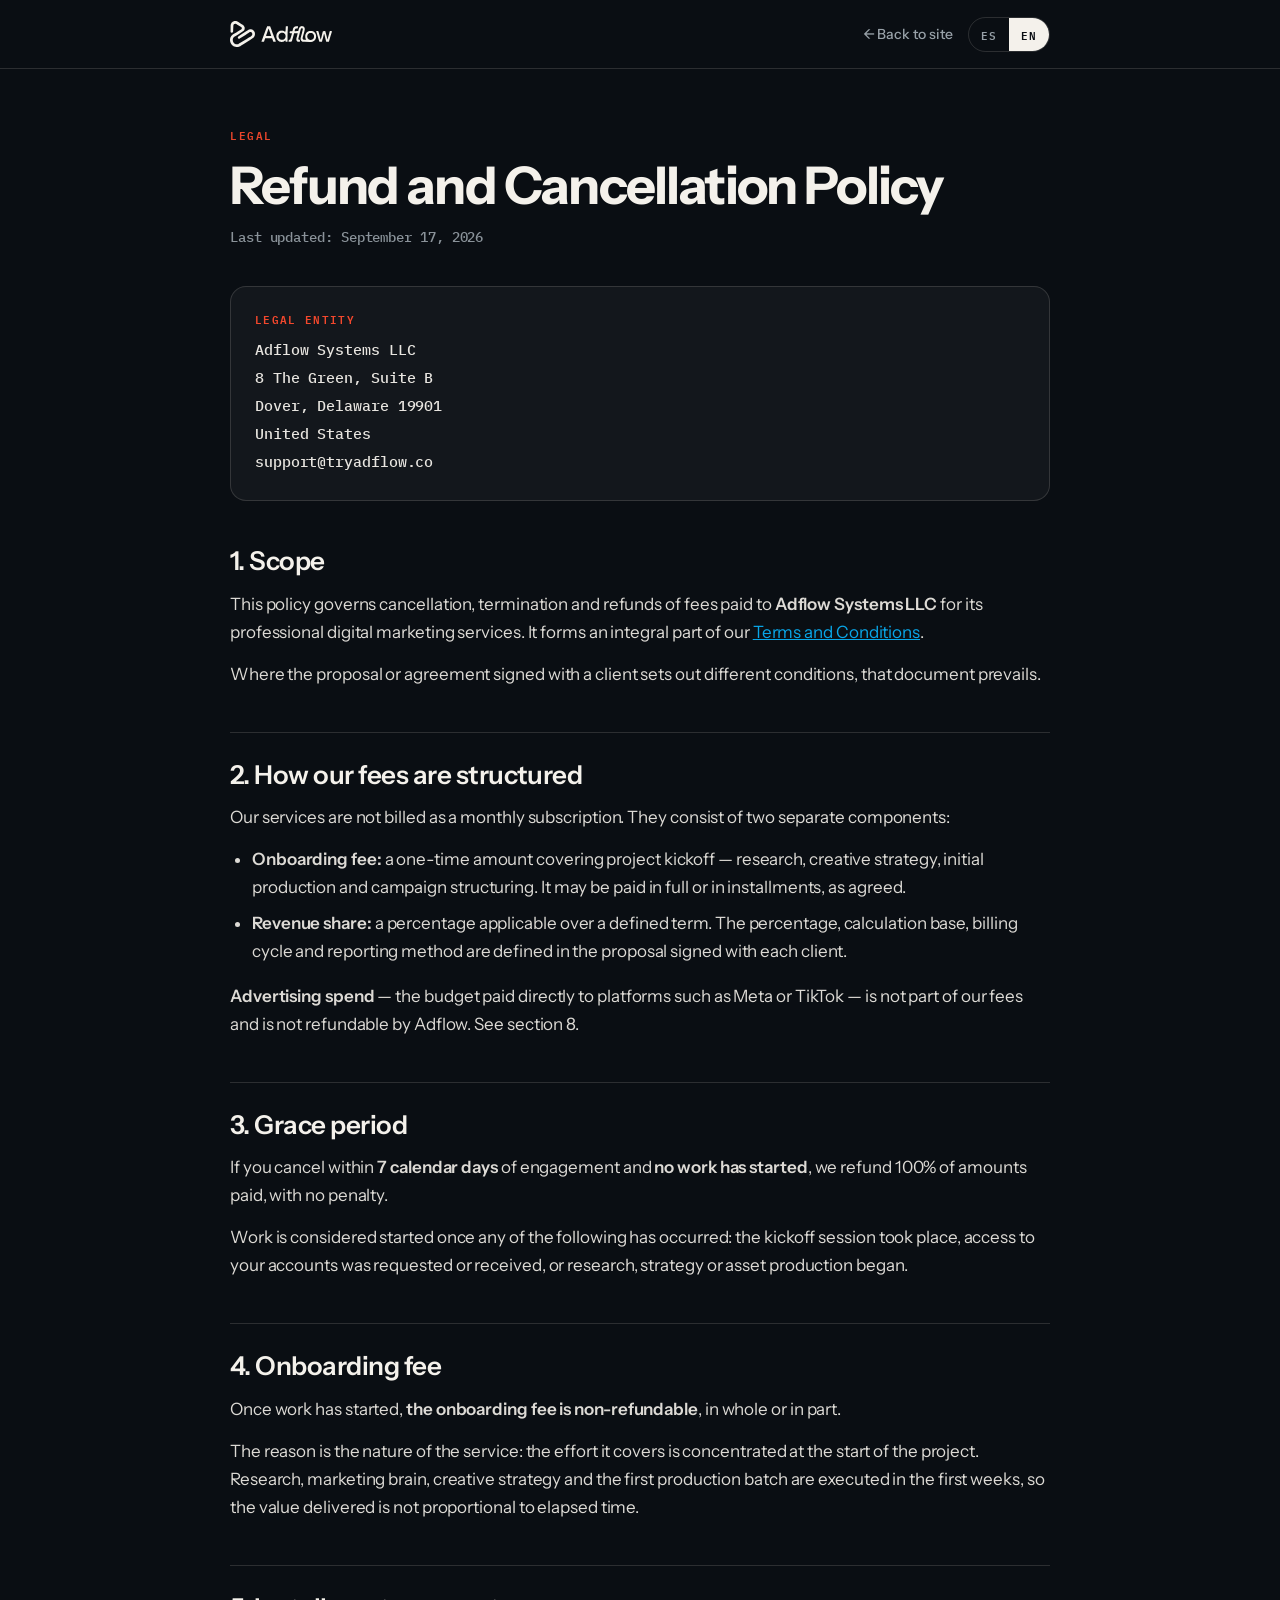
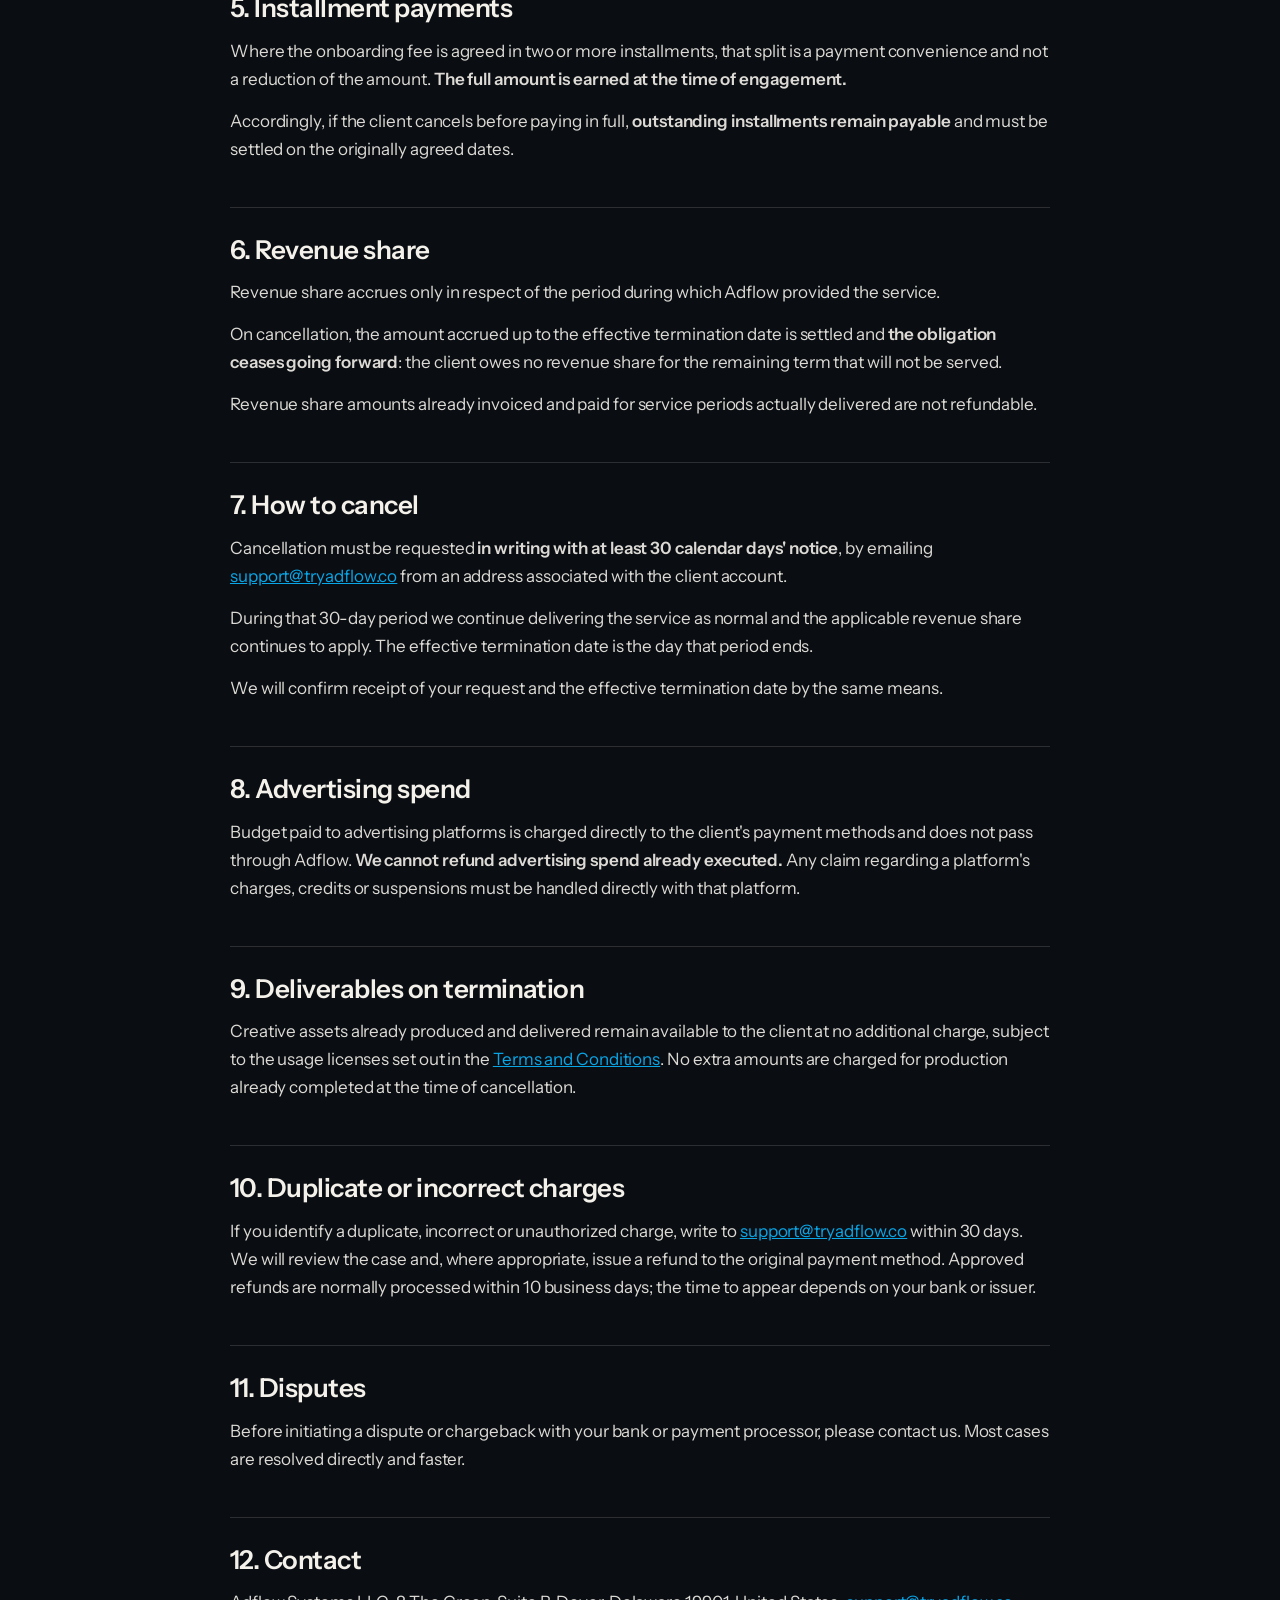
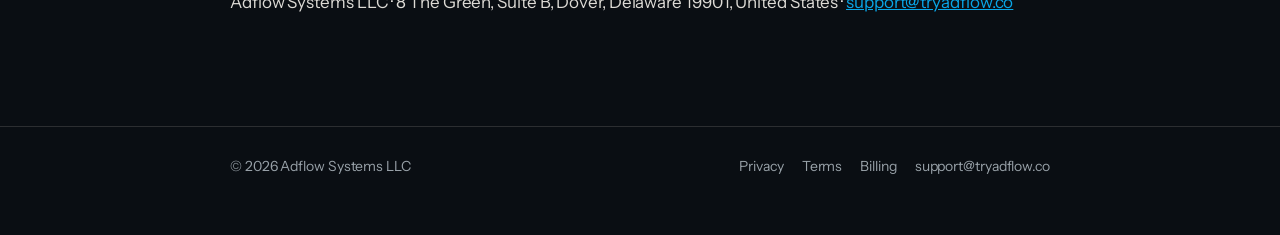
<file: refunds.html>
<!doctype html>
<html lang="es" data-page="refunds.html">
<head>
<meta charset="utf-8">
<meta name="viewport" content="width=device-width,initial-scale=1">
<title>Reembolsos y Cancelaciones / Refund and Cancellation Policy — Adflow</title>
<meta name="description" content="Condiciones de cancelación, terminación y reembolso de los servicios de Adflow Systems LLC.">
<meta name="robots" content="index,follow">
<link rel="canonical" href="https://www.tryadflow.co/refunds.html">
<link rel="icon" href="assets/favicon.svg" type="image/svg+xml">
<link rel="preconnect" href="https://fonts.googleapis.com">
<link rel="preconnect" href="https://fonts.gstatic.com" crossorigin>
<link href="https://fonts.googleapis.com/css2?family=IBM+Plex+Mono:wght@400;500;600&family=Instrument+Sans:wght@400;500;600;700&display=swap" rel="stylesheet">
<link rel="stylesheet" href="assets/legal.css">
<script>
// Respeta el tema elegido en el sitio principal antes del primer pintado.
(function(){try{var t=localStorage.getItem('adflow-theme');
if(t)document.documentElement.setAttribute('data-theme',t);}catch(e){}})();
</script>
</head>
<body>
<nav class="legal-nav"><div class="wrap">
  <a href="/" aria-label="Adflow — inicio"><img src="assets/adflow-lockup-ivory.svg" alt="Adflow" id="lockup"></a>
  <span class="spacer"></span>
  <a class="back" href="/" data-t="back">&larr; Volver al sitio</a>
  <div class="langsw" role="group" aria-label="Idioma / Language">
    <button type="button" data-setlang="es" aria-pressed="true">ES</button>
    <button type="button" data-setlang="en" aria-pressed="false">EN</button>
  </div>
</div></nav>

<main><div class="wrap">
<div data-lang-block="es" class="on">

<p class="eyebrow">Legal</p>
<h1>Política de Reembolsos y Cancelaciones</h1>
<p class="updated">Última actualización: 17 de septiembre de 2026</p>
<div class="entity">
<p>Responsable legal</p>
<p>Adflow Systems LLC</p><p>8 The Green, Suite B</p>
<p>Dover, Delaware 19901</p><p>Estados Unidos</p>
<p>support@tryadflow.co</p></div>

<h2>1. A qué aplica esta política</h2>
<p>Esta política regula la cancelación, terminación y devolución de los honorarios pagados a
<strong>Adflow Systems LLC</strong> por sus servicios profesionales de marketing digital. Forma
parte integrante de nuestros <a href="terms.html">Términos y Condiciones</a>.</p>
<p>Si la propuesta o contrato firmado con un cliente establece condiciones distintas, prevalece
ese documento.</p>

<h2>2. Cómo se estructuran nuestros honorarios</h2>
<p>Nuestros servicios no se cobran como una suscripción mensual. Se componen de dos conceptos
distintos:</p>
<ul>
<li><strong>Cuota de incorporación (onboarding):</strong> un importe único que cubre el arranque
del proyecto —investigación, estrategia creativa, producción inicial y estructuración de
campañas—. Puede pagarse en una sola exhibición o en parcialidades, según lo pactado.</li>
<li><strong>Participación sobre ventas (revenue share):</strong> un porcentaje aplicable durante
un plazo determinado. El porcentaje, la base de cálculo, el periodo de corte y la forma de
reporte se definen en la propuesta firmada con cada cliente.</li>
</ul>
<p>La <strong>inversión publicitaria</strong> —el presupuesto que se paga directamente a
plataformas como Meta o TikTok— no forma parte de nuestros honorarios y no es reembolsable por
Adflow. Ver el punto 8.</p>

<h2>3. Periodo de gracia</h2>
<p>Si cancelas dentro de los <strong>7 días naturales</strong> siguientes a la contratación y
<strong>aún no se ha iniciado ningún trabajo</strong>, devolvemos el 100% de lo pagado, sin
penalización.</p>
<p>Se considera que el trabajo ha iniciado cuando ha ocurrido cualquiera de lo siguiente: se
realizó la sesión de arranque, se solicitaron o recibieron accesos a tus cuentas, o comenzó la
investigación, la estrategia o la producción de piezas.</p>

<h2>4. Cuota de incorporación</h2>
<p>Una vez iniciados los trabajos, <strong>la cuota de incorporación no es reembolsable</strong>,
total ni parcialmente.</p>
<p>La razón es la naturaleza del servicio: el esfuerzo que cubre está concentrado al inicio del
proyecto. La investigación, el marketing brain, la estrategia creativa y el primer lote de
producción se ejecutan en las primeras semanas, de modo que el valor entregado no es
proporcional al tiempo transcurrido.</p>

<h2>5. Pagos en parcialidades</h2>
<p>Cuando la cuota de incorporación se pacta en dos o más exhibiciones, dicha división es una
facilidad de pago y no una reducción del importe. <strong>El monto total se devenga al momento
de la contratación.</strong></p>
<p>En consecuencia, si el cliente cancela antes de liquidar la totalidad, <strong>las
parcialidades pendientes siguen siendo exigibles</strong> y deberán cubrirse en las fechas
originalmente pactadas.</p>

<h2>6. Participación sobre ventas</h2>
<p>La participación sobre ventas se devenga únicamente respecto del periodo durante el cual
Adflow prestó el servicio.</p>
<p>Al cancelar, se liquida el importe devengado hasta la fecha efectiva de terminación y
<strong>cesa la obligación hacia adelante</strong>: el cliente no debe participación alguna por
el plazo restante que no se prestará.</p>
<p>Los importes de participación ya facturados y cubiertos correspondientes a periodos de
servicio efectivamente prestado no son reembolsables.</p>

<h2>7. Cómo cancelar</h2>
<p>La cancelación debe solicitarse <strong>por escrito con al menos 30 días naturales de
anticipación</strong>, enviando un correo a
<a href="mailto:support@tryadflow.co">support@tryadflow.co</a> desde una dirección asociada a la
cuenta del cliente.</p>
<p>Durante ese periodo de 30 días continuamos prestando el servicio con normalidad y sigue
aplicando la participación sobre ventas correspondiente. La fecha efectiva de terminación es el
dia en que concluye dicho plazo.</p>
<p>Confirmaremos la recepción de tu solicitud y la fecha efectiva de terminación por el mismo
medio.</p>

<h2>8. Inversión publicitaria</h2>
<p>El presupuesto que se paga a las plataformas publicitarias se carga directamente a los medios
de pago del cliente y no pasa por Adflow. <strong>No podemos reembolsar inversión publicitaria
ya ejecutada.</strong> Cualquier reclamación por cargos, créditos o suspensiones de una
plataforma debe gestionarse directamente con esa plataforma.</p>

<h2>9. Entregables al terminar</h2>
<p>Las piezas creativas ya producidas y entregadas quedan a disposición del cliente, sin cargo
adicional, conforme a las licencias de uso previstas en los
<a href="terms.html">Términos y Condiciones</a>. No se cobran importes extra por producción ya
realizada al momento de la cancelación.</p>

<h2>10. Cargos duplicados o erróneos</h2>
<p>Si detectas un cargo duplicado, incorrecto o no autorizado, escríbenos a
<a href="mailto:support@tryadflow.co">support@tryadflow.co</a> dentro de los 30 días siguientes.
Revisaremos el caso y, si procede, emitiremos la devolución al mismo método de pago. Los
reembolsos aprobados se procesan normalmente dentro de los 10 días hábiles siguientes; el tiempo
en que se reflejen depende de tu banco o emisor.</p>

<h2>11. Disputas</h2>
<p>Antes de iniciar una disputa o contracargo con tu banco o procesador de pagos, te pedimos
contactarnos. La mayoría de los casos se resuelven de forma directa y más rápida.</p>

<h2>12. Contacto</h2>
<p>Adflow Systems LLC &middot; 8 The Green, Suite B, Dover, Delaware 19901, Estados Unidos
&middot; <a href="mailto:support@tryadflow.co">support@tryadflow.co</a></p>

</div>
<div data-lang-block="en">

<p class="eyebrow">Legal</p>
<h1>Refund and Cancellation Policy</h1>
<p class="updated">Last updated: September 17, 2026</p>
<div class="entity">
<p>Legal entity</p>
<p>Adflow Systems LLC</p><p>8 The Green, Suite B</p>
<p>Dover, Delaware 19901</p><p>United States</p>
<p>support@tryadflow.co</p></div>

<h2>1. Scope</h2>
<p>This policy governs cancellation, termination and refunds of fees paid to
<strong>Adflow Systems LLC</strong> for its professional digital marketing services. It forms an
integral part of our <a href="terms.html">Terms and Conditions</a>.</p>
<p>Where the proposal or agreement signed with a client sets out different conditions, that
document prevails.</p>

<h2>2. How our fees are structured</h2>
<p>Our services are not billed as a monthly subscription. They consist of two separate
components:</p>
<ul>
<li><strong>Onboarding fee:</strong> a one-time amount covering project kickoff — research,
creative strategy, initial production and campaign structuring. It may be paid in full or in
installments, as agreed.</li>
<li><strong>Revenue share:</strong> a percentage applicable over a defined term. The percentage,
calculation base, billing cycle and reporting method are defined in the proposal signed with
each client.</li>
</ul>
<p><strong>Advertising spend</strong> — the budget paid directly to platforms such as Meta or
TikTok — is not part of our fees and is not refundable by Adflow. See section 8.</p>

<h2>3. Grace period</h2>
<p>If you cancel within <strong>7 calendar days</strong> of engagement and
<strong>no work has started</strong>, we refund 100% of amounts paid, with no penalty.</p>
<p>Work is considered started once any of the following has occurred: the kickoff session took
place, access to your accounts was requested or received, or research, strategy or asset
production began.</p>

<h2>4. Onboarding fee</h2>
<p>Once work has started, <strong>the onboarding fee is non-refundable</strong>, in whole or in
part.</p>
<p>The reason is the nature of the service: the effort it covers is concentrated at the start of
the project. Research, marketing brain, creative strategy and the first production batch are
executed in the first weeks, so the value delivered is not proportional to elapsed time.</p>

<h2>5. Installment payments</h2>
<p>Where the onboarding fee is agreed in two or more installments, that split is a payment
convenience and not a reduction of the amount. <strong>The full amount is earned at the time of
engagement.</strong></p>
<p>Accordingly, if the client cancels before paying in full, <strong>outstanding installments
remain payable</strong> and must be settled on the originally agreed dates.</p>

<h2>6. Revenue share</h2>
<p>Revenue share accrues only in respect of the period during which Adflow provided the
service.</p>
<p>On cancellation, the amount accrued up to the effective termination date is settled and
<strong>the obligation ceases going forward</strong>: the client owes no revenue share for the
remaining term that will not be served.</p>
<p>Revenue share amounts already invoiced and paid for service periods actually delivered are
not refundable.</p>

<h2>7. How to cancel</h2>
<p>Cancellation must be requested <strong>in writing with at least 30 calendar days' notice</strong>,
by emailing <a href="mailto:support@tryadflow.co">support@tryadflow.co</a> from an address
associated with the client account.</p>
<p>During that 30-day period we continue delivering the service as normal and the applicable
revenue share continues to apply. The effective termination date is the day that period ends.</p>
<p>We will confirm receipt of your request and the effective termination date by the same means.</p>

<h2>8. Advertising spend</h2>
<p>Budget paid to advertising platforms is charged directly to the client's payment methods and
does not pass through Adflow. <strong>We cannot refund advertising spend already
executed.</strong> Any claim regarding a platform's charges, credits or suspensions must be
handled directly with that platform.</p>

<h2>9. Deliverables on termination</h2>
<p>Creative assets already produced and delivered remain available to the client at no
additional charge, subject to the usage licenses set out in the
<a href="terms.html">Terms and Conditions</a>. No extra amounts are charged for production
already completed at the time of cancellation.</p>

<h2>10. Duplicate or incorrect charges</h2>
<p>If you identify a duplicate, incorrect or unauthorized charge, write to
<a href="mailto:support@tryadflow.co">support@tryadflow.co</a> within 30 days. We will review
the case and, where appropriate, issue a refund to the original payment method. Approved refunds
are normally processed within 10 business days; the time to appear depends on your bank or
issuer.</p>

<h2>11. Disputes</h2>
<p>Before initiating a dispute or chargeback with your bank or payment processor, please contact
us. Most cases are resolved directly and faster.</p>

<h2>12. Contact</h2>
<p>Adflow Systems LLC &middot; 8 The Green, Suite B, Dover, Delaware 19901, United States
&middot; <a href="mailto:support@tryadflow.co">support@tryadflow.co</a></p>

</div>
</div></main>

<footer class="legal-foot"><div class="wrap">
  <span>&copy; 2026 Adflow Systems LLC</span>
  <span class="spacer"></span>
  <a href="privacy.html">Privacy</a>
  <a href="terms.html">Terms</a>
  <a href="refunds.html">Billing</a>
  <a href="mailto:support@tryadflow.co">support@tryadflow.co</a>
</div></footer>

<script>
(function(){
  var blocks=document.querySelectorAll('[data-lang-block]');
  var btns=document.querySelectorAll('[data-setlang]');
  var back=document.querySelector('[data-t="back"]');
  function apply(l){
    blocks.forEach(function(b){b.classList.toggle('on', b.dataset.langBlock===l);});
    btns.forEach(function(b){b.setAttribute('aria-pressed', String(b.dataset.setlang===l));});
    document.documentElement.lang=l;
    back.textContent = l==='en' ? '\u2190 Back to site' : '\u2190 Volver al sitio';
    try{localStorage.setItem('adflow-lang',l);}catch(e){}
  }
  btns.forEach(function(b){b.addEventListener('click',function(){apply(b.dataset.setlang);});});
  var saved=null; try{saved=localStorage.getItem('adflow-lang');}catch(e){}
  apply(saved==='en'||(!saved&&(navigator.language||'').slice(0,2)==='en') ? 'en' : 'es');
  // El lockup ivory no se ve sobre fondo claro.
  var lk=document.getElementById('lockup');
  function theme(){lk.src = document.documentElement.getAttribute('data-theme')==='light'
    ? 'assets/adflow-lockup-ink.svg' : 'assets/adflow-lockup-ivory.svg';}
  theme();
})();
</script>
</body></html>
</file>
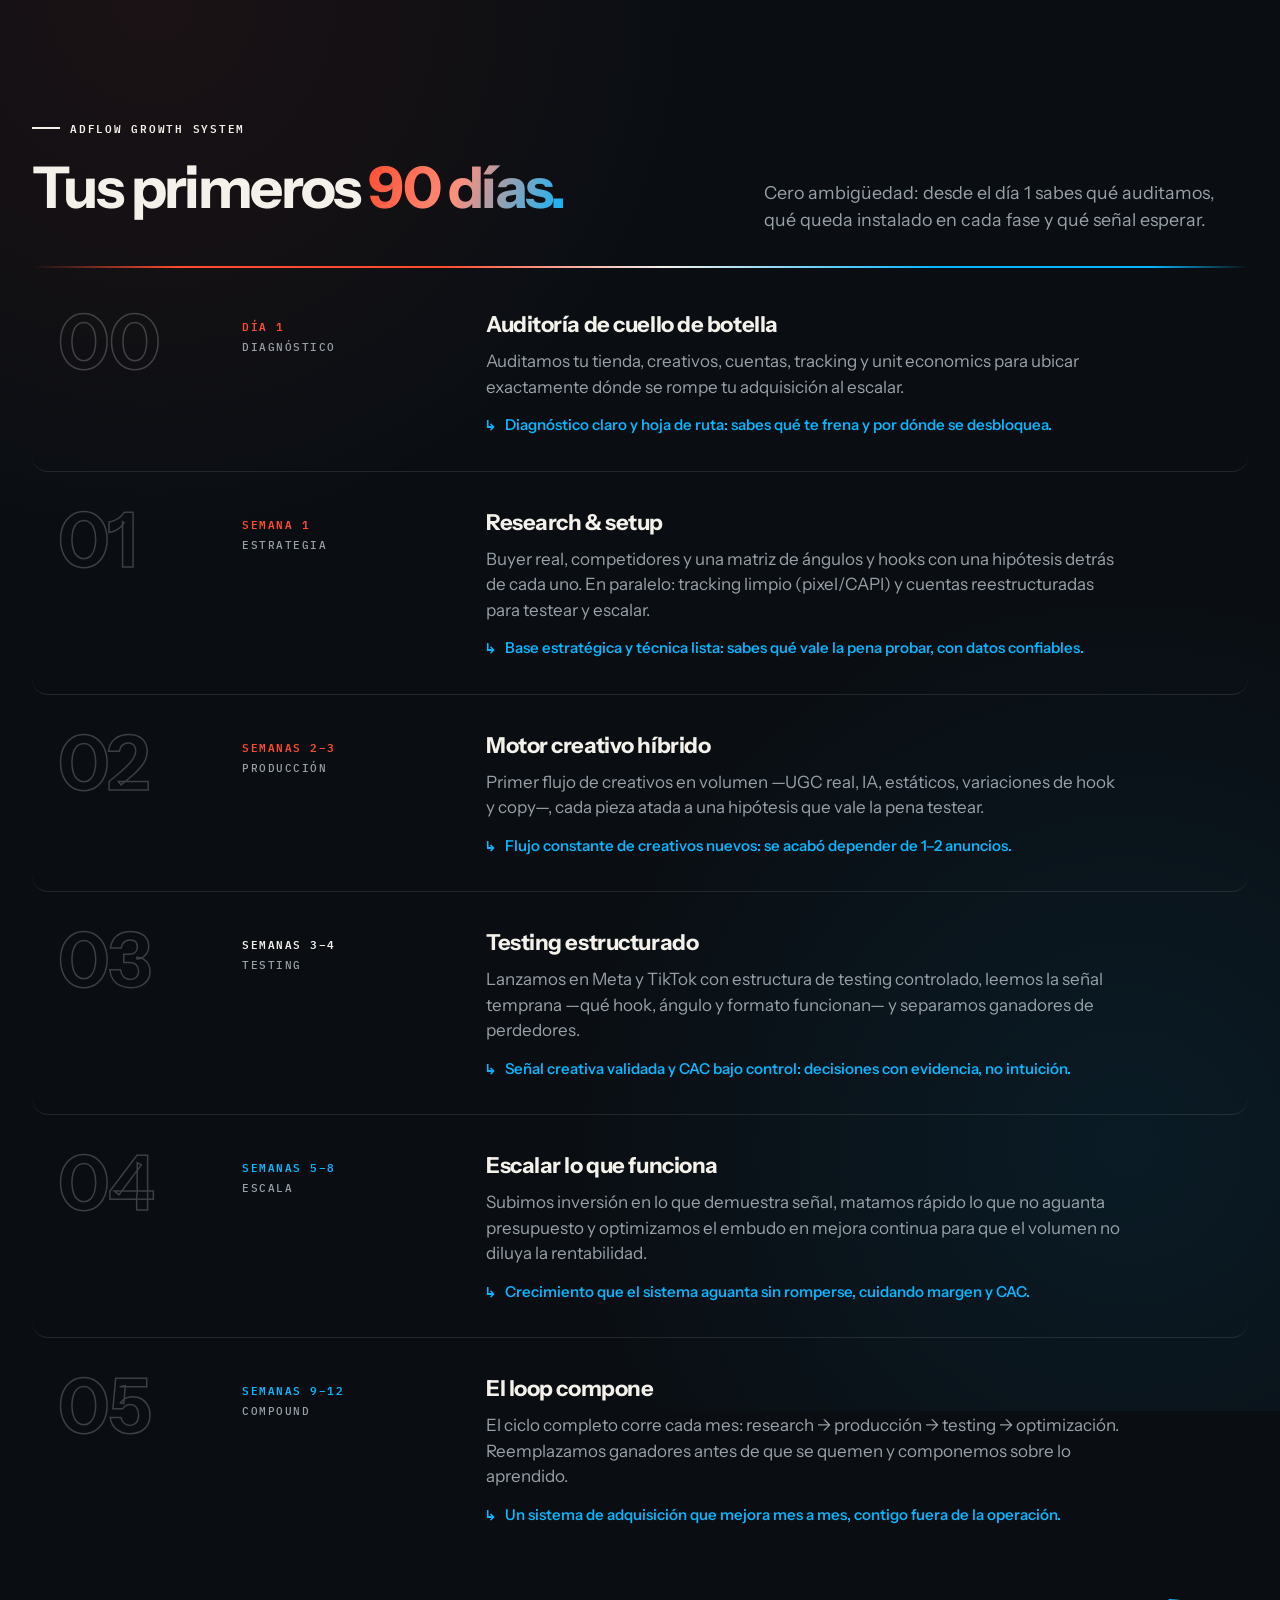
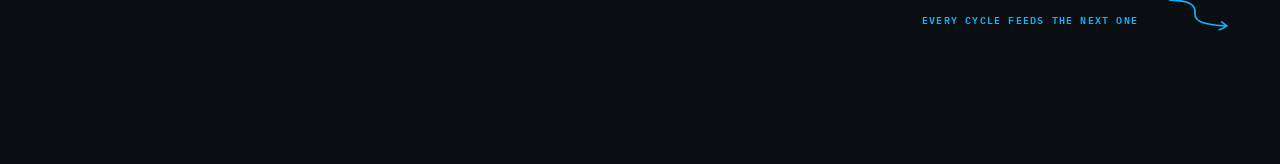
<file: roadmap-mockup.html>
<!doctype html>
<html lang="es">
<head>
  <meta charset="utf-8">
  <meta name="viewport" content="width=device-width,initial-scale=1">
  <title>Mockup — Tus primeros 90 días</title>
  <meta name="robots" content="noindex,nofollow">
  <link rel="preconnect" href="https://fonts.googleapis.com">
  <link rel="preconnect" href="https://fonts.gstatic.com" crossorigin>
  <link href="https://fonts.googleapis.com/css2?family=IBM+Plex+Mono:wght@400;500;600&family=Instrument+Sans:wght@400;500;600;700&display=swap" rel="stylesheet">
  <link rel="icon" href="assets/favicon.svg" type="image/svg+xml">
  <style>
    :root{--ink:#0a0e13;--ivory:#f4f1eb;--red:#ff4b2e;--blue:#09b7ff;--mint:#b7f0e2;--surface:#111820;--mist:#98a1a8;--soft-line:rgba(244,241,235,.16);--max:1280px;--sans:'Instrument Sans',Arial,sans-serif;--mono:'IBM Plex Mono',monospace}
    *{box-sizing:border-box}body{margin:0;background:var(--ink);color:var(--ivory);font-family:var(--sans);font-size:17px;line-height:1.5}
    .wrap{width:min(var(--max),calc(100% - 64px));margin:auto}
    .eyebrow{display:flex;align-items:center;gap:10px;margin:0 0 22px;font-family:var(--mono);font-size:11px;font-weight:600;letter-spacing:.16em;text-transform:uppercase}.eyebrow:before{content:"";width:28px;height:2px;background:currentColor}
    h2{margin:0 0 24px;font-size:clamp(40px,4.5vw,68px);line-height:1;letter-spacing:-.045em}
    .lead{font-size:clamp(17px,1.4vw,20px);line-height:1.55;color:var(--mist);margin:0}

    /* ===== Sección: Tus primeros 90 días ===== */
    .roadmap{position:relative;padding:120px 0;overflow:hidden}
    .roadmap:before{content:"";position:absolute;inset:-20% 0 20%;background:radial-gradient(circle at 12% 20%,rgba(255,75,46,.07),transparent 30%),radial-gradient(circle at 88% 85%,rgba(9,183,255,.08),transparent 30%);pointer-events:none}
    .roadmap-head{position:relative;display:grid;grid-template-columns:1fr .72fr;gap:60px;align-items:end;margin-bottom:26px}
    .roadmap-head h2 em{font-style:normal;background:linear-gradient(110deg,var(--red) 0%,#ff8f7a 45%,var(--blue) 100%);-webkit-background-clip:text;background-clip:text;color:transparent}
    .roadmap-head .lead{margin-bottom:6px}
    /* Línea de señal que recorre las fases: hipótesis → testing → escala */
    .phase-progress{position:relative;height:2px;margin:0 0 6px;background:linear-gradient(90deg,rgba(255,75,46,0),var(--red) 12%,var(--red) 34%,var(--ivory) 52%,var(--blue) 74%,var(--blue) 92%,rgba(9,183,255,0))}
    .phases{position:relative}
    .phase{display:grid;grid-template-columns:150px 210px 1fr;gap:34px;align-items:start;padding:34px 26px;border-bottom:1px solid rgba(244,241,235,.1);border-radius:16px;transition:background .3s}
    .phase:last-of-type{border-bottom:0}
    .phase:hover{background:linear-gradient(90deg,var(--tint,rgba(255,75,46,.07)),transparent 70%)}
    .phase-num{font-size:76px;font-weight:650;line-height:.9;letter-spacing:-.02em;color:transparent;-webkit-text-stroke:1.5px rgba(244,241,235,.22);transition:.3s}
    .phase:hover .phase-num{color:var(--stage,var(--red));-webkit-text-stroke:0}
    .phase-when{padding-top:8px}
    .phase-when span{display:block;font:600 11px var(--mono);letter-spacing:.14em;text-transform:uppercase;color:var(--stage,var(--red))}
    .phase-when b{display:block;margin-top:5px;font:600 11px var(--mono);letter-spacing:.14em;text-transform:uppercase;color:var(--mist);font-weight:500}
    .phase-body h3{margin:0 0 8px;font-size:22px;letter-spacing:-.02em}
    .phase-body p{margin:0;color:var(--mist);max-width:640px}
    .phase-result{display:flex;gap:10px;margin-top:14px;font-size:15px;font-weight:550;color:var(--blue)}
    .phase-result:before{content:"↳";font-family:var(--mono)}
    /* Etapas semánticas: 00–02 hipótesis, 03 testing, 04–05 señal/escala */
    .phase.stage-red{--stage:var(--red);--tint:rgba(255,75,46,.06)}
    .phase.stage-ivory{--stage:var(--ivory);--tint:rgba(244,241,235,.05)}
    .phase.stage-blue{--stage:var(--blue);--tint:rgba(9,183,255,.06)}
    .roadmap-close{display:flex;justify-content:flex-end;align-items:center;gap:14px;margin-top:34px;color:var(--blue);font:600 10px var(--mono);letter-spacing:.12em;text-transform:uppercase}
    .roadmap-close i{display:block;width:96px;height:50px;background:url('assets/annotation-arrow-return-blue.svg') center/contain no-repeat;transform:rotate(7deg)}

    @media(max-width:1024px){
      .roadmap{padding:95px 0}
      .roadmap-head{grid-template-columns:1fr;gap:16px;align-items:start}
      .phase{grid-template-columns:86px 1fr;gap:20px;padding:28px 16px}
      .phase-num{font-size:54px;grid-row:span 2}
      .phase-when{padding-top:4px}
      .phase-body{grid-column:2}
    }
    @media(max-width:640px){
      .roadmap{padding:76px 0}
      .wrap{width:calc(100% - 32px)}
      .phase{grid-template-columns:64px 1fr;gap:16px;padding:24px 10px}
      .phase-num{font-size:42px}
      .phase-body h3{font-size:19px}
      .phase-result{font-size:14px}
      .roadmap-close{justify-content:flex-start;margin-top:24px}
    }
    @media(prefers-reduced-motion:reduce){*{transition:none!important}}
  </style>
</head>
<body>
  <section class="roadmap">
    <div class="wrap">
      <div class="roadmap-head">
        <div>
          <p class="eyebrow">Adflow Growth System</p>
          <h2>Tus primeros <em>90 días.</em></h2>
        </div>
        <p class="lead">Cero ambigüedad: desde el día 1 sabes qué auditamos, qué queda instalado en cada fase y qué señal esperar.</p>
      </div>
      <div class="phase-progress" aria-hidden="true"></div>
      <div class="phases">

        <article class="phase stage-red">
          <div class="phase-num">00</div>
          <div class="phase-when"><span>Día 1</span><b>Diagnóstico</b></div>
          <div class="phase-body">
            <h3>Auditoría de cuello de botella</h3>
            <p>Auditamos tu tienda, creativos, cuentas, tracking y unit economics para ubicar exactamente dónde se rompe tu adquisición al escalar.</p>
            <div class="phase-result">Diagnóstico claro y hoja de ruta: sabes qué te frena y por dónde se desbloquea.</div>
          </div>
        </article>

        <article class="phase stage-red">
          <div class="phase-num">01</div>
          <div class="phase-when"><span>Semana 1</span><b>Estrategia</b></div>
          <div class="phase-body">
            <h3>Research &amp; setup</h3>
            <p>Buyer real, competidores y una matriz de ángulos y hooks con una hipótesis detrás de cada uno. En paralelo: tracking limpio (pixel/CAPI) y cuentas reestructuradas para testear y escalar.</p>
            <div class="phase-result">Base estratégica y técnica lista: sabes qué vale la pena probar, con datos confiables.</div>
          </div>
        </article>

        <article class="phase stage-red">
          <div class="phase-num">02</div>
          <div class="phase-when"><span>Semanas 2–3</span><b>Producción</b></div>
          <div class="phase-body">
            <h3>Motor creativo híbrido</h3>
            <p>Primer flujo de creativos en volumen —UGC real, IA, estáticos, variaciones de hook y copy—, cada pieza atada a una hipótesis que vale la pena testear.</p>
            <div class="phase-result">Flujo constante de creativos nuevos: se acabó depender de 1–2 anuncios.</div>
          </div>
        </article>

        <article class="phase stage-ivory">
          <div class="phase-num">03</div>
          <div class="phase-when"><span>Semanas 3–4</span><b>Testing</b></div>
          <div class="phase-body">
            <h3>Testing estructurado</h3>
            <p>Lanzamos en Meta y TikTok con estructura de testing controlado, leemos la señal temprana —qué hook, ángulo y formato funcionan— y separamos ganadores de perdedores.</p>
            <div class="phase-result">Señal creativa validada y CAC bajo control: decisiones con evidencia, no intuición.</div>
          </div>
        </article>

        <article class="phase stage-blue">
          <div class="phase-num">04</div>
          <div class="phase-when"><span>Semanas 5–8</span><b>Escala</b></div>
          <div class="phase-body">
            <h3>Escalar lo que funciona</h3>
            <p>Subimos inversión en lo que demuestra señal, matamos rápido lo que no aguanta presupuesto y optimizamos el embudo en mejora continua para que el volumen no diluya la rentabilidad.</p>
            <div class="phase-result">Crecimiento que el sistema aguanta sin romperse, cuidando margen y CAC.</div>
          </div>
        </article>

        <article class="phase stage-blue">
          <div class="phase-num">05</div>
          <div class="phase-when"><span>Semanas 9–12</span><b>Compound</b></div>
          <div class="phase-body">
            <h3>El loop compone</h3>
            <p>El ciclo completo corre cada mes: research → producción → testing → optimización. Reemplazamos ganadores antes de que se quemen y componemos sobre lo aprendido.</p>
            <div class="phase-result">Un sistema de adquisición que mejora mes a mes, contigo fuera de la operación.</div>
          </div>
        </article>

      </div>
      <div class="roadmap-close"><span>Every cycle feeds the next one</span><i aria-hidden="true"></i></div>
    </div>
  </section>
</body>
</html>
</file>
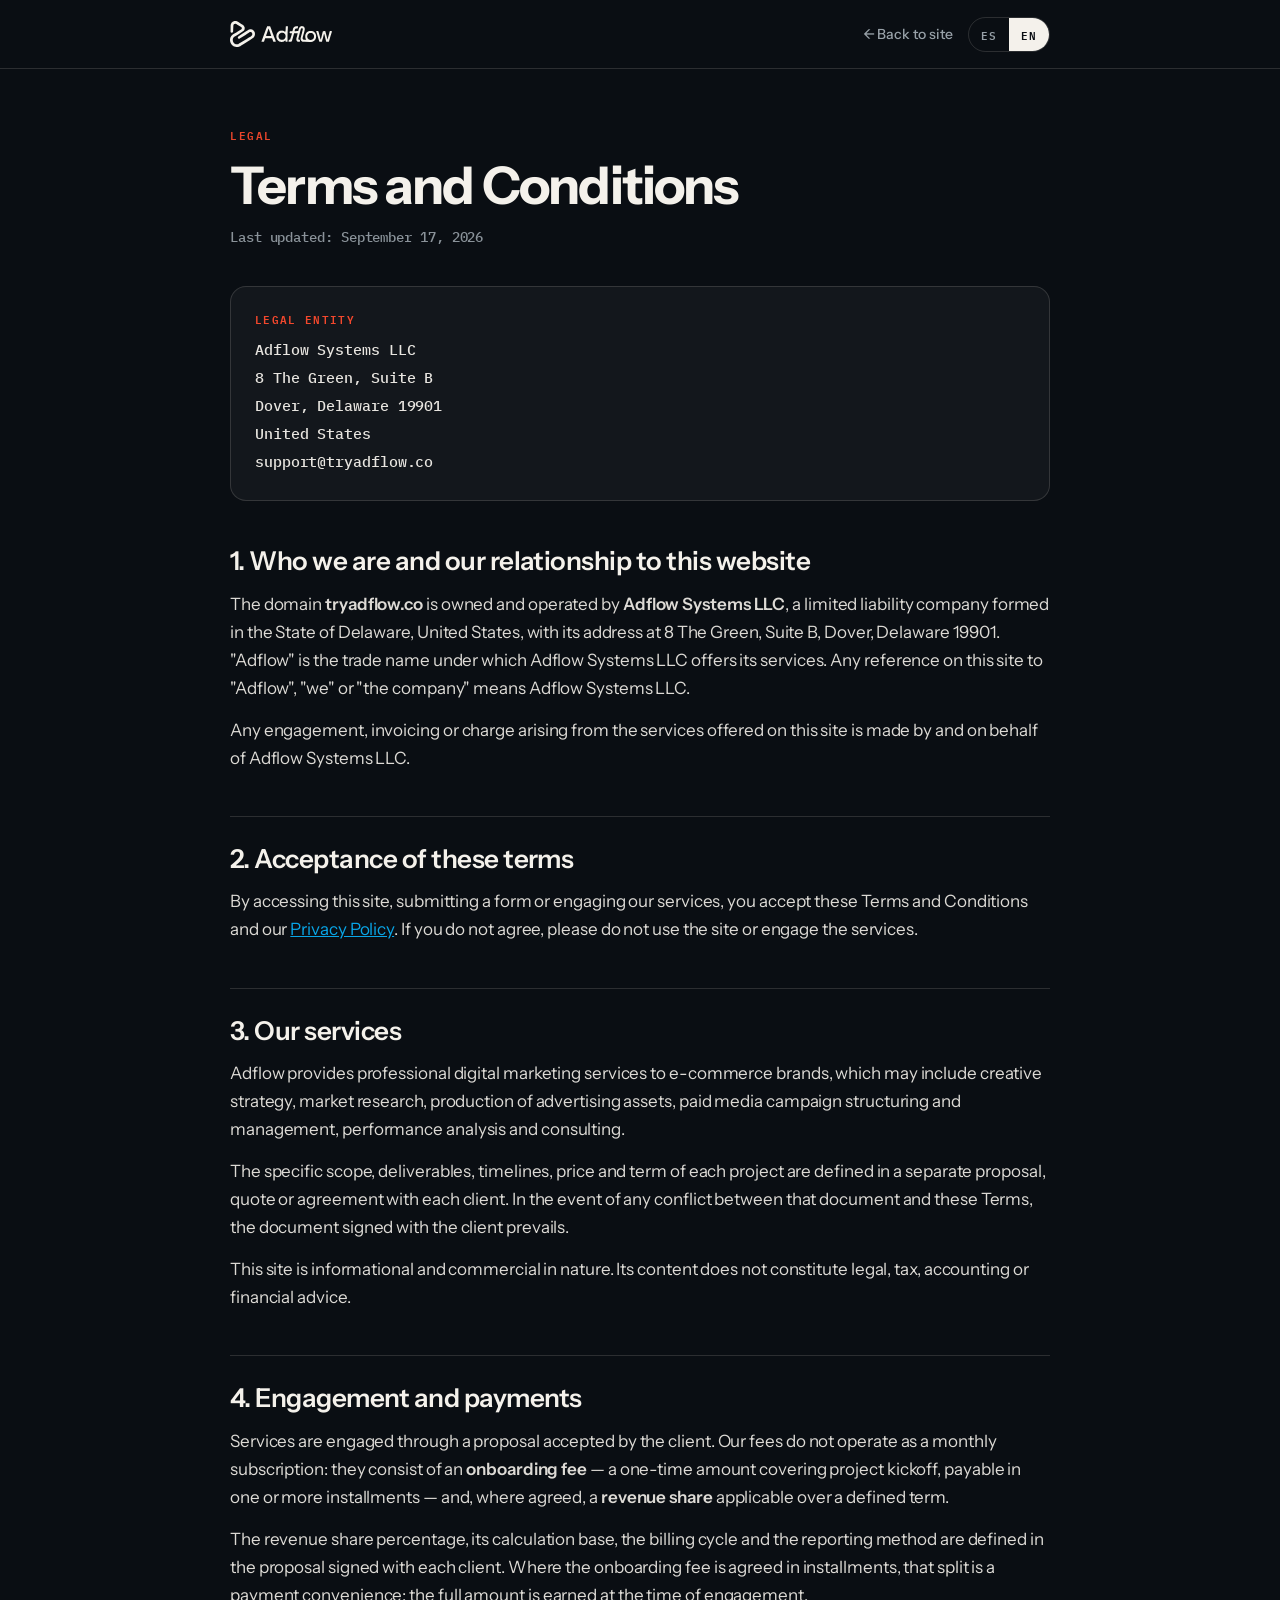
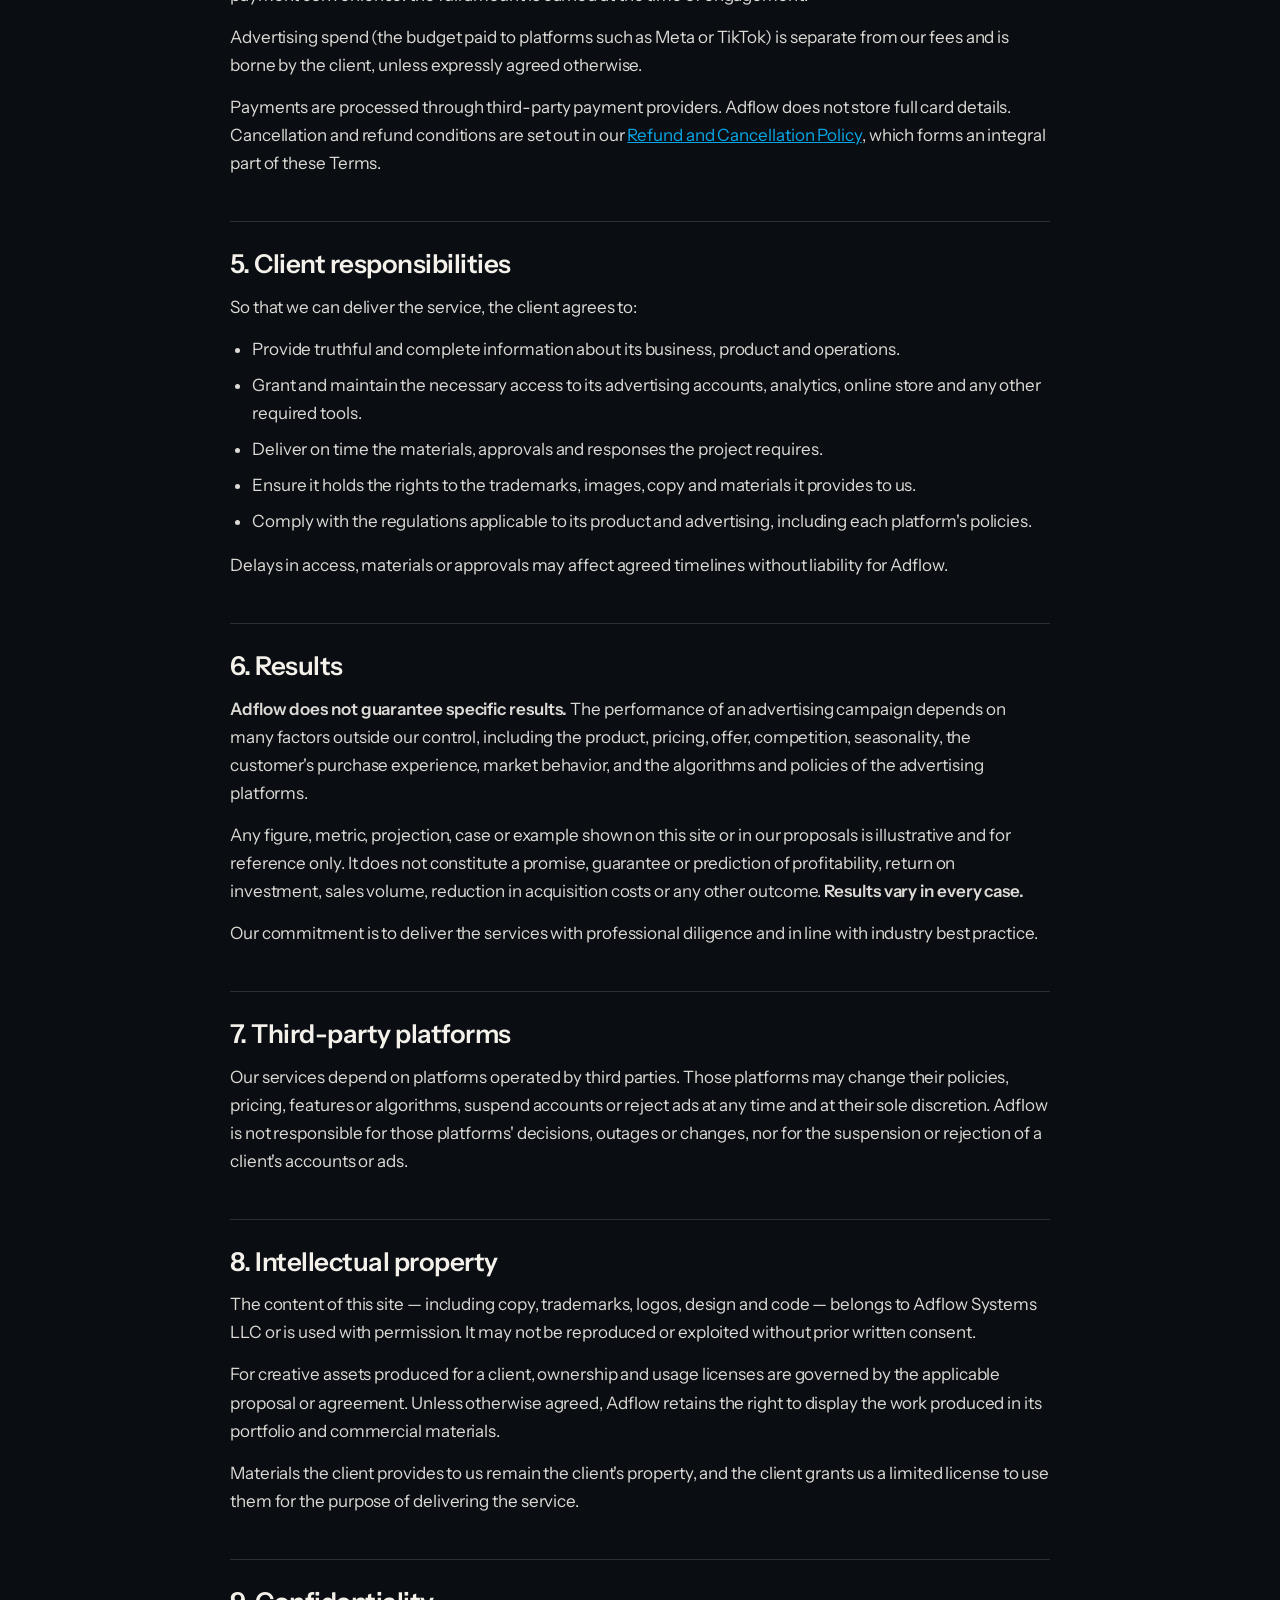
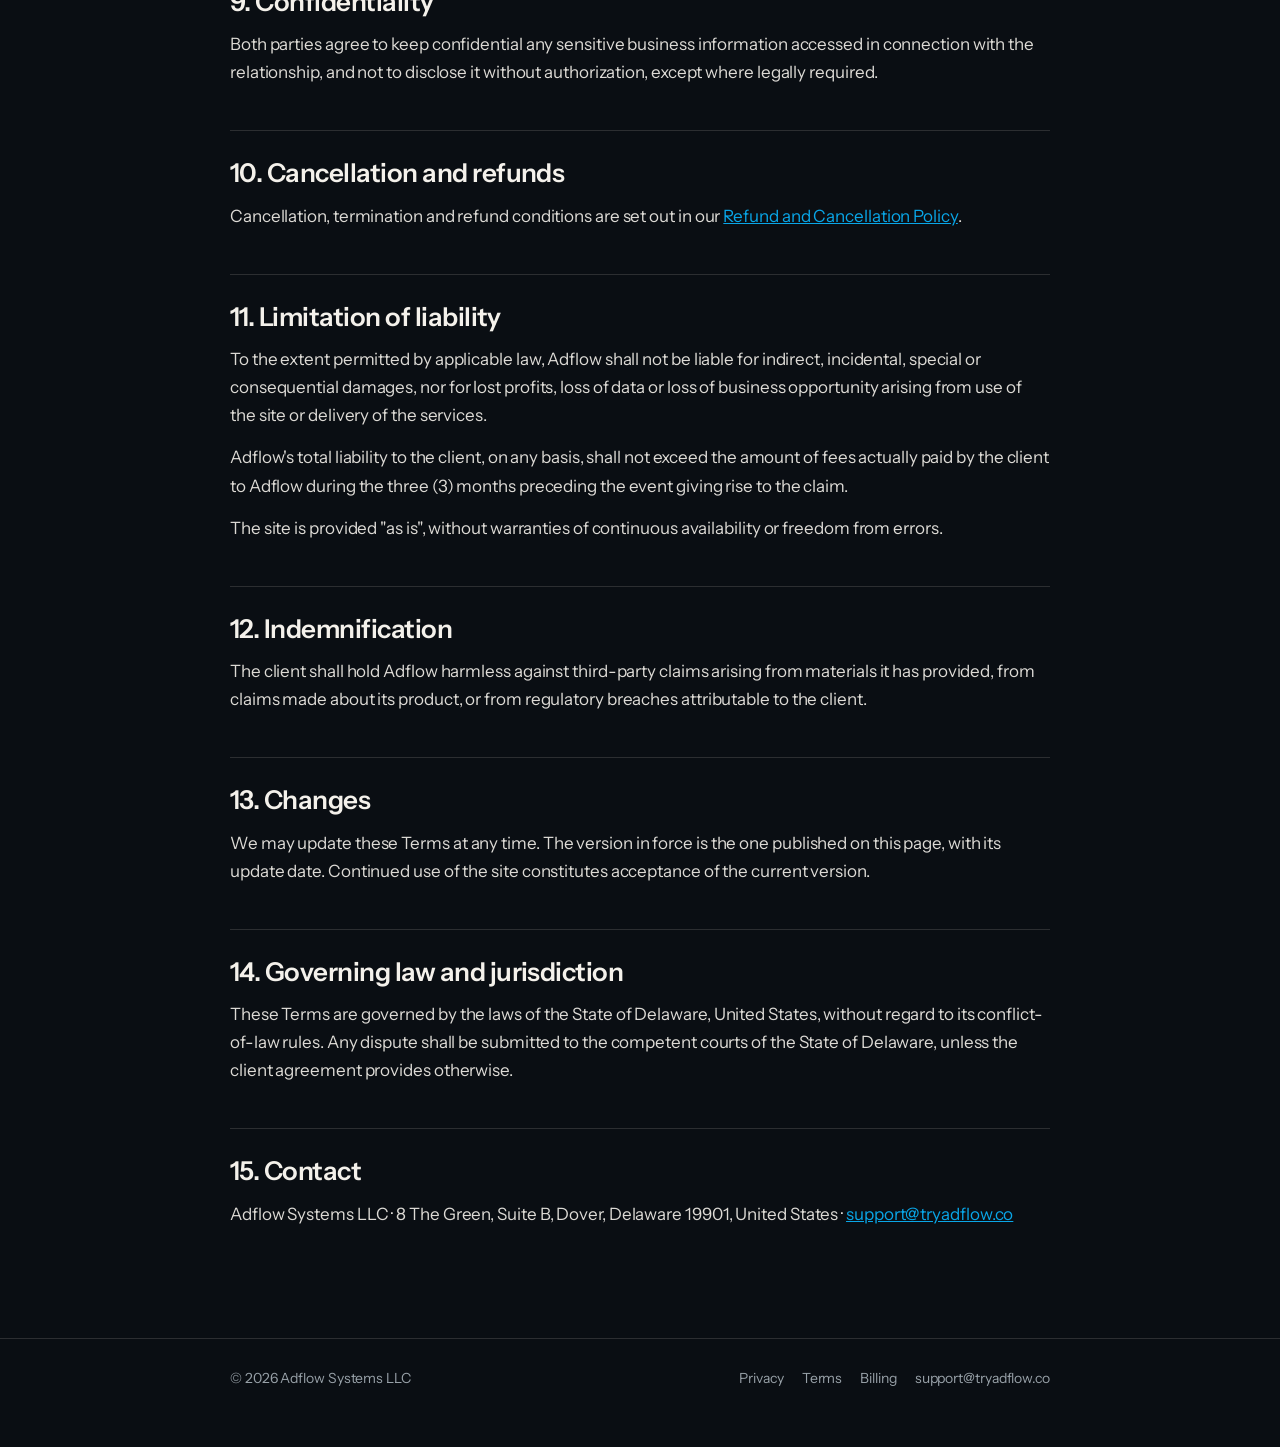
<file: terms.html>
<!doctype html>
<html lang="es" data-page="terms.html">
<head>
<meta charset="utf-8">
<meta name="viewport" content="width=device-width,initial-scale=1">
<title>Términos y Condiciones / Terms and Conditions — Adflow</title>
<meta name="description" content="Términos y condiciones de los servicios de Adflow Systems LLC, operador del dominio tryadflow.co.">
<meta name="robots" content="index,follow">
<link rel="canonical" href="https://www.tryadflow.co/terms.html">
<link rel="icon" href="assets/favicon.svg" type="image/svg+xml">
<link rel="preconnect" href="https://fonts.googleapis.com">
<link rel="preconnect" href="https://fonts.gstatic.com" crossorigin>
<link href="https://fonts.googleapis.com/css2?family=IBM+Plex+Mono:wght@400;500;600&family=Instrument+Sans:wght@400;500;600;700&display=swap" rel="stylesheet">
<link rel="stylesheet" href="assets/legal.css">
<script>
// Respeta el tema elegido en el sitio principal antes del primer pintado.
(function(){try{var t=localStorage.getItem('adflow-theme');
if(t)document.documentElement.setAttribute('data-theme',t);}catch(e){}})();
</script>
</head>
<body>
<nav class="legal-nav"><div class="wrap">
  <a href="/" aria-label="Adflow — inicio"><img src="assets/adflow-lockup-ivory.svg" alt="Adflow" id="lockup"></a>
  <span class="spacer"></span>
  <a class="back" href="/" data-t="back">&larr; Volver al sitio</a>
  <div class="langsw" role="group" aria-label="Idioma / Language">
    <button type="button" data-setlang="es" aria-pressed="true">ES</button>
    <button type="button" data-setlang="en" aria-pressed="false">EN</button>
  </div>
</div></nav>

<main><div class="wrap">
<div data-lang-block="es" class="on">

<p class="eyebrow">Legal</p>
<h1>Términos y Condiciones</h1>
<p class="updated">Última actualización: 17 de septiembre de 2026</p>
<div class="entity">
<p>Responsable legal</p>
<p>Adflow Systems LLC</p><p>8 The Green, Suite B</p>
<p>Dover, Delaware 19901</p><p>Estados Unidos</p>
<p>support@tryadflow.co</p></div>

<h2>1. Quiénes somos y relación con este sitio</h2>
<p>El dominio <strong>tryadflow.co</strong> es propiedad y es operado por
<strong>Adflow Systems LLC</strong>, sociedad de responsabilidad limitada constituida en el
estado de Delaware, Estados Unidos, con domicilio en 8 The Green, Suite B, Dover, Delaware
19901. "Adflow" es el nombre comercial bajo el cual Adflow Systems LLC ofrece sus servicios.
Toda referencia en este sitio a "Adflow", "nosotros" o "la empresa" designa a Adflow Systems LLC.</p>
<p>Cualquier contratación, facturación o cobro derivado de los servicios ofrecidos en este
sitio se realiza por y a nombre de Adflow Systems LLC.</p>

<h2>2. Aceptación de estos términos</h2>
<p>Al acceder a este sitio, enviar un formulario o contratar nuestros servicios, aceptas estos
Términos y Condiciones y nuestro <a href="privacy.html">Aviso de Privacidad</a>. Si no estas
de acuerdo, te pedimos no utilizar el sitio ni contratar los servicios.</p>

<h2>3. Nuestros servicios</h2>
<p>Adflow presta servicios profesionales de marketing digital para marcas de comercio
electrónico, que pueden incluir estrategia creativa, investigación de mercado, producción de
piezas publicitarias, estructuración y gestión de campañas de medios pagados, análisis de
resultados y consultoria.</p>
<p>El alcance concreto, los entregables, los plazos, el precio y la vigencia de cada proyecto
se definen en una propuesta, cotización o contrato independiente acordado con cada cliente.
En caso de discrepancia entre ese documento y estos Términos, prevalece el documento firmado
con el cliente.</p>
<p>Este sitio tiene carácter informativo y comercial. Su contenido no constituye asesoría
legal, fiscal, contable ni financiera.</p>

<h2>4. Contratación y pagos</h2>
<p>Los servicios se contratan mediante una propuesta aceptada por el cliente. Nuestros
honorarios no operan como una suscripción mensual: se componen de una <strong>cuota de
incorporación</strong> —importe único que cubre el arranque del proyecto, pagadero en una o
varias exhibiciones— y, cuando así se pacte, de una <strong>participación sobre ventas</strong>
aplicable durante un plazo determinado.</p>
<p>El porcentaje de participación, su base de cálculo, el periodo de corte y la forma de reporte
se definen en la propuesta firmada con cada cliente. Cuando la cuota de incorporación se pacta en
parcialidades, dicha división es una facilidad de pago: el importe total se devenga al momento de
la contratación.</p>
<p>La inversión publicitaria (el presupuesto que se paga a plataformas como Meta o TikTok) es
independiente de nuestros honorarios y corre por cuenta del cliente, salvo pacto expreso en
contrario.</p>
<p>Los pagos se procesan a través de proveedores externos de pago. Adflow no almacena datos
completos de tarjetas. Las condiciones de cancelación y devolución se detallan en nuestra
<a href="refunds.html">Política de Reembolsos y Cancelaciones</a>, que forma parte integrante
de estos Términos.</p>

<h2>5. Responsabilidades del cliente</h2>
<p>Para que podamos prestar el servicio, el cliente se compromete a:</p>
<ul>
<li>Proporcionar información veraz y completa sobre su negocio, su producto y su operación.</li>
<li>Otorgar y mantener los accesos necesarios a sus cuentas publicitarias, analítica, tienda
en linea y demas herramientas requeridas.</li>
<li>Entregar oportunamente los materiales, aprobaciones y respuestas que el proyecto requiera.</li>
<li>Asegurarse de contar con los derechos sobre las marcas, imagenes, textos y materiales que
nos entregue.</li>
<li>Cumplir la normativa aplicable a su producto y a su publicidad, incluidas las políticas de
cada plataforma.</li>
</ul>
<p>Los retrasos en accesos, materiales o aprobaciones pueden afectar los plazos acordados sin
responsabilidad para Adflow.</p>

<h2>6. Resultados</h2>
<p><strong>Adflow no garantiza resultados especificos.</strong> El desempeno de una campana
publicitaria depende de múltiples factores fuera de nuestro control, entre ellos el producto,
el precio, la oferta, la competencia, la estacionalidad, la experiencia de compra del cliente,
el comportamiento del mercado y los algoritmos y políticas de las plataformas publicitarias.</p>
<p>Cualquier cifra, metrica, proyección, caso o ejemplo mostrado en este sitio o en nuestras
propuestas tiene carácter ilustrativo y de referencia. No constituye una promesa, garantia ni
predicción de rentabilidad, retorno de inversión, volumen de ventas, reducción de costos de
adquisición ni ningún otro resultado. <strong>Los resultados varian en cada caso.</strong></p>
<p>Nuestro compromiso es prestar los servicios con diligencia profesional y conforme a las
mejores prácticas del sector.</p>

<h2>7. Plataformas de terceros</h2>
<p>Nuestros servicios dependen de plataformas operadas por terceros. Dichas plataformas pueden
modificar sus políticas, precios, funcionalidades o algoritmos, suspender cuentas o rechazar
anuncios en cualquier momento y a su entera discreción. Adflow no responde por las decisiones,
interrupciones o cambios de esas plataformas, ni por la suspensión o rechazo de cuentas o
anuncios del cliente.</p>

<h2>8. Propiedad intelectual</h2>
<p>El contenido de este sitio —incluyendo textos, marcas, logotipos, diseno y codigo— es
propiedad de Adflow Systems LLC o se utiliza con autorización. No puede reproducirse ni
explotarse sin permiso previo por escrito.</p>
<p>Respecto de las piezas creativas producidas para un cliente, la titularidad y las licencias
de uso se rigen por lo pactado en la propuesta o contrato correspondiente. Salvo pacto en
contrario, Adflow conserva el derecho de mostrar el trabajo realizado en su portafolio y
materiales comerciales.</p>
<p>Los materiales que el cliente nos entregue siguen siendo de su propiedad, y nos otorga una
licencia limitada para usarlos con el fin de prestar el servicio.</p>

<h2>9. Confidencialidad</h2>
<p>Ambas partes se obligan a mantener la confidencialidad de la información sensible de negocio
a la que accedan con motivo de la relación, y a no divulgarla sin autorización, salvo cuando
exista una obligación legal.</p>

<h2>10. Cancelación y reembolsos</h2>
<p>Las condiciones de cancelación, terminación y devolución se establecen en nuestra
<a href="refunds.html">Política de Reembolsos y Cancelaciones</a>.</p>

<h2>11. Limitación de responsabilidad</h2>
<p>En la medida permitida por la ley aplicable, Adflow no será responsable por daños
indirectos, incidentales, especiales o consecuenciales, ni por lucro cesante, pérdida de datos
o pérdida de oportunidad de negocio, derivados del uso del sitio o de la prestación de los
servicios.</p>
<p>La responsabilidad total de Adflow frente al cliente, por cualquier concepto, no excedera
el monto de los honorarios efectivamente pagados por el cliente a Adflow durante los tres (3)
meses anteriores al hecho que origine la reclamación.</p>
<p>El sitio se ofrece "tal cual", sin garantias de disponibilidad continua o ausencia de errores.</p>

<h2>12. Indemnización</h2>
<p>El cliente mantendra indemne a Adflow frente a reclamaciones de terceros derivadas de los
materiales que haya proporcionado, de las afirmaciones sobre su producto o de incumplimientos
normativos que le sean imputables.</p>

<h2>13. Modificaciones</h2>
<p>Podemos actualizar estos Términos en cualquier momento. La versión vigente será la publicada
en esta página, con su fecha de actualización. El uso continuado del sitio implica la
aceptación de la versión vigente.</p>

<h2>14. Ley aplicable y jurisdicción</h2>
<p>Estos Términos se rigen por las leyes del Estado de Delaware, Estados Unidos, sin atender a
sus normas de conflicto de leyes. Cualquier controversia se sometera a los tribunales
competentes del Estado de Delaware, salvo que el contrato con el cliente disponga otra cosa.</p>

<h2>15. Contacto</h2>
<p>Adflow Systems LLC &middot; 8 The Green, Suite B, Dover, Delaware 19901, Estados Unidos
&middot; <a href="mailto:support@tryadflow.co">support@tryadflow.co</a></p>

</div>
<div data-lang-block="en">

<p class="eyebrow">Legal</p>
<h1>Terms and Conditions</h1>
<p class="updated">Last updated: September 17, 2026</p>
<div class="entity">
<p>Legal entity</p>
<p>Adflow Systems LLC</p><p>8 The Green, Suite B</p>
<p>Dover, Delaware 19901</p><p>United States</p>
<p>support@tryadflow.co</p></div>

<h2>1. Who we are and our relationship to this website</h2>
<p>The domain <strong>tryadflow.co</strong> is owned and operated by
<strong>Adflow Systems LLC</strong>, a limited liability company formed in the State of
Delaware, United States, with its address at 8 The Green, Suite B, Dover, Delaware 19901.
"Adflow" is the trade name under which Adflow Systems LLC offers its services. Any reference
on this site to "Adflow", "we" or "the company" means Adflow Systems LLC.</p>
<p>Any engagement, invoicing or charge arising from the services offered on this site is made
by and on behalf of Adflow Systems LLC.</p>

<h2>2. Acceptance of these terms</h2>
<p>By accessing this site, submitting a form or engaging our services, you accept these Terms
and Conditions and our <a href="privacy.html">Privacy Policy</a>. If you do not agree, please
do not use the site or engage the services.</p>

<h2>3. Our services</h2>
<p>Adflow provides professional digital marketing services to e-commerce brands, which may
include creative strategy, market research, production of advertising assets, paid media
campaign structuring and management, performance analysis and consulting.</p>
<p>The specific scope, deliverables, timelines, price and term of each project are defined in
a separate proposal, quote or agreement with each client. In the event of any conflict between
that document and these Terms, the document signed with the client prevails.</p>
<p>This site is informational and commercial in nature. Its content does not constitute legal,
tax, accounting or financial advice.</p>

<h2>4. Engagement and payments</h2>
<p>Services are engaged through a proposal accepted by the client. Our fees do not operate as
a monthly subscription: they consist of an <strong>onboarding fee</strong> — a one-time amount
covering project kickoff, payable in one or more installments — and, where agreed, a
<strong>revenue share</strong> applicable over a defined term.</p>
<p>The revenue share percentage, its calculation base, the billing cycle and the reporting method
are defined in the proposal signed with each client. Where the onboarding fee is agreed in
installments, that split is a payment convenience: the full amount is earned at the time of
engagement.</p>
<p>Advertising spend (the budget paid to platforms such as Meta or TikTok) is separate from our
fees and is borne by the client, unless expressly agreed otherwise.</p>
<p>Payments are processed through third-party payment providers. Adflow does not store full
card details. Cancellation and refund conditions are set out in our
<a href="refunds.html">Refund and Cancellation Policy</a>, which forms an integral part of
these Terms.</p>

<h2>5. Client responsibilities</h2>
<p>So that we can deliver the service, the client agrees to:</p>
<ul>
<li>Provide truthful and complete information about its business, product and operations.</li>
<li>Grant and maintain the necessary access to its advertising accounts, analytics, online
store and any other required tools.</li>
<li>Deliver on time the materials, approvals and responses the project requires.</li>
<li>Ensure it holds the rights to the trademarks, images, copy and materials it provides to us.</li>
<li>Comply with the regulations applicable to its product and advertising, including each
platform's policies.</li>
</ul>
<p>Delays in access, materials or approvals may affect agreed timelines without liability for
Adflow.</p>

<h2>6. Results</h2>
<p><strong>Adflow does not guarantee specific results.</strong> The performance of an
advertising campaign depends on many factors outside our control, including the product,
pricing, offer, competition, seasonality, the customer's purchase experience, market behavior,
and the algorithms and policies of the advertising platforms.</p>
<p>Any figure, metric, projection, case or example shown on this site or in our proposals is
illustrative and for reference only. It does not constitute a promise, guarantee or prediction
of profitability, return on investment, sales volume, reduction in acquisition costs or any
other outcome. <strong>Results vary in every case.</strong></p>
<p>Our commitment is to deliver the services with professional diligence and in line with
industry best practice.</p>

<h2>7. Third-party platforms</h2>
<p>Our services depend on platforms operated by third parties. Those platforms may change their
policies, pricing, features or algorithms, suspend accounts or reject ads at any time and at
their sole discretion. Adflow is not responsible for those platforms' decisions, outages or
changes, nor for the suspension or rejection of a client's accounts or ads.</p>

<h2>8. Intellectual property</h2>
<p>The content of this site — including copy, trademarks, logos, design and code — belongs to
Adflow Systems LLC or is used with permission. It may not be reproduced or exploited without
prior written consent.</p>
<p>For creative assets produced for a client, ownership and usage licenses are governed by the
applicable proposal or agreement. Unless otherwise agreed, Adflow retains the right to display
the work produced in its portfolio and commercial materials.</p>
<p>Materials the client provides to us remain the client's property, and the client grants us a
limited license to use them for the purpose of delivering the service.</p>

<h2>9. Confidentiality</h2>
<p>Both parties agree to keep confidential any sensitive business information accessed in
connection with the relationship, and not to disclose it without authorization, except where
legally required.</p>

<h2>10. Cancellation and refunds</h2>
<p>Cancellation, termination and refund conditions are set out in our
<a href="refunds.html">Refund and Cancellation Policy</a>.</p>

<h2>11. Limitation of liability</h2>
<p>To the extent permitted by applicable law, Adflow shall not be liable for indirect,
incidental, special or consequential damages, nor for lost profits, loss of data or loss of
business opportunity arising from use of the site or delivery of the services.</p>
<p>Adflow's total liability to the client, on any basis, shall not exceed the amount of fees
actually paid by the client to Adflow during the three (3) months preceding the event giving
rise to the claim.</p>
<p>The site is provided "as is", without warranties of continuous availability or freedom from
errors.</p>

<h2>12. Indemnification</h2>
<p>The client shall hold Adflow harmless against third-party claims arising from materials it
has provided, from claims made about its product, or from regulatory breaches attributable to
the client.</p>

<h2>13. Changes</h2>
<p>We may update these Terms at any time. The version in force is the one published on this
page, with its update date. Continued use of the site constitutes acceptance of the current
version.</p>

<h2>14. Governing law and jurisdiction</h2>
<p>These Terms are governed by the laws of the State of Delaware, United States, without regard
to its conflict-of-law rules. Any dispute shall be submitted to the competent courts of the
State of Delaware, unless the client agreement provides otherwise.</p>

<h2>15. Contact</h2>
<p>Adflow Systems LLC &middot; 8 The Green, Suite B, Dover, Delaware 19901, United States
&middot; <a href="mailto:support@tryadflow.co">support@tryadflow.co</a></p>

</div>
</div></main>

<footer class="legal-foot"><div class="wrap">
  <span>&copy; 2026 Adflow Systems LLC</span>
  <span class="spacer"></span>
  <a href="privacy.html">Privacy</a>
  <a href="terms.html">Terms</a>
  <a href="refunds.html">Billing</a>
  <a href="mailto:support@tryadflow.co">support@tryadflow.co</a>
</div></footer>

<script>
(function(){
  var blocks=document.querySelectorAll('[data-lang-block]');
  var btns=document.querySelectorAll('[data-setlang]');
  var back=document.querySelector('[data-t="back"]');
  function apply(l){
    blocks.forEach(function(b){b.classList.toggle('on', b.dataset.langBlock===l);});
    btns.forEach(function(b){b.setAttribute('aria-pressed', String(b.dataset.setlang===l));});
    document.documentElement.lang=l;
    back.textContent = l==='en' ? '\u2190 Back to site' : '\u2190 Volver al sitio';
    try{localStorage.setItem('adflow-lang',l);}catch(e){}
  }
  btns.forEach(function(b){b.addEventListener('click',function(){apply(b.dataset.setlang);});});
  var saved=null; try{saved=localStorage.getItem('adflow-lang');}catch(e){}
  apply(saved==='en'||(!saved&&(navigator.language||'').slice(0,2)==='en') ? 'en' : 'es');
  // El lockup ivory no se ve sobre fondo claro.
  var lk=document.getElementById('lockup');
  function theme(){lk.src = document.documentElement.getAttribute('data-theme')==='light'
    ? 'assets/adflow-lockup-ink.svg' : 'assets/adflow-lockup-ivory.svg';}
  theme();
})();
</script>
</body></html>
</file>
<file: assets/legal.css>
/* Paginas legales de Adflow (privacy, terms, refunds).
   Reusa los tokens de index.html. Tema oscuro por defecto; respeta
   la preferencia guardada en localStorage bajo 'adflow-theme'. */
:root{
  --ink:#0a0e13; --ivory:#f4f1eb; --red:#ff4b2e; --blue:#09b7ff;
  --surface:#111820; --mist:#98a1a8; --max:820px;
  --sans:'Instrument Sans',Arial,sans-serif; --mono:'IBM Plex Mono',monospace;
  --bg:var(--ink); --fg:var(--ivory); --muted:var(--mist);
  --hair:rgba(244,241,235,.14); --card:rgba(244,241,235,.04);
}
[data-theme="light"]{
  --bg:var(--ivory); --fg:var(--ink); 
  --muted:#5b666e; --hair:rgba(10,14,19,.14); --card:rgba(10,14,19,.03);
}
*{box-sizing:border-box}
html{scroll-behavior:smooth;-webkit-text-size-adjust:100%}
body{margin:0;background:var(--bg);color:var(--fg);
  font:400 17px/1.65 var(--sans);letter-spacing:-.005em}

.wrap{width:calc(100% - 40px);max-width:var(--max);margin:0 auto}

/* --- barra superior --- */
.legal-nav{position:sticky;top:0;z-index:10;background:var(--bg);
  border-bottom:1px solid var(--hair)}
.legal-nav .wrap{display:flex;align-items:center;gap:16px;height:68px}
.legal-nav img{height:26px;width:auto;display:block}
.legal-nav .spacer{margin-left:auto}
.legal-nav a.back{color:var(--muted);text-decoration:none;font:500 14px var(--sans)}
.legal-nav a.back:hover{color:var(--fg)}
.langsw{display:inline-flex;border:1px solid var(--hair);border-radius:999px;overflow:hidden}
.langsw button{appearance:none;border:0;cursor:pointer;background:transparent;
  color:var(--muted);font:600 11px var(--mono);letter-spacing:.08em;padding:7px 12px}
.langsw button[aria-pressed="true"]{background:var(--fg);color:var(--bg)}

/* --- cuerpo del documento --- */
main{padding:56px 0 96px}
.eyebrow{font:600 11px var(--mono);letter-spacing:.14em;text-transform:uppercase;
  color:var(--red);margin:0 0 14px}
h1{font:700 clamp(34px,5vw,52px)/1.08 var(--sans);letter-spacing:-.035em;margin:0 0 14px}
.updated{color:var(--muted);font:500 14px var(--mono);margin:0 0 40px}
h2{font:600 clamp(21px,2.6vw,26px)/1.25 var(--sans);letter-spacing:-.02em;
  margin:44px 0 12px;padding-top:26px;border-top:1px solid var(--hair)}
h2:first-of-type{border-top:0;padding-top:0}
h3{font:600 17px/1.35 var(--sans);margin:26px 0 8px}
p,li{color:var(--fg);opacity:.9}
p{margin:0 0 14px}
ul,ol{margin:0 0 16px;padding-left:22px}
li{margin-bottom:8px}
a{color:var(--blue)}
strong{font-weight:600;opacity:1}

/* bloque de identificacion legal */
.entity{background:var(--card);border:1px solid var(--hair);border-radius:16px;
  padding:22px 24px;margin:0 0 36px}
.entity p{margin:0 0 4px;font:500 15px/1.6 var(--mono);opacity:.95}
.entity p:first-child{color:var(--red);font:600 11px var(--mono);
  letter-spacing:.12em;text-transform:uppercase;margin-bottom:10px}

/* --- pie --- */
.legal-foot{border-top:1px solid var(--hair);padding:30px 0 60px;
  color:var(--muted);font:400 14px var(--sans)}
.legal-foot .wrap{display:flex;flex-wrap:wrap;gap:8px 18px;align-items:center}
.legal-foot a{color:var(--muted);text-decoration:none}
.legal-foot a:hover{color:var(--fg)}
.legal-foot .spacer{margin-left:auto}

[data-lang-block]{display:none}
[data-lang-block].on{display:block}

@media(max-width:640px){
  body{font-size:16px}
  main{padding:40px 0 70px}
  .legal-nav .wrap{height:60px}
  .legal-foot .wrap{flex-direction:column;align-items:flex-start}
  .legal-foot .spacer{margin-left:0}
}
</file>
